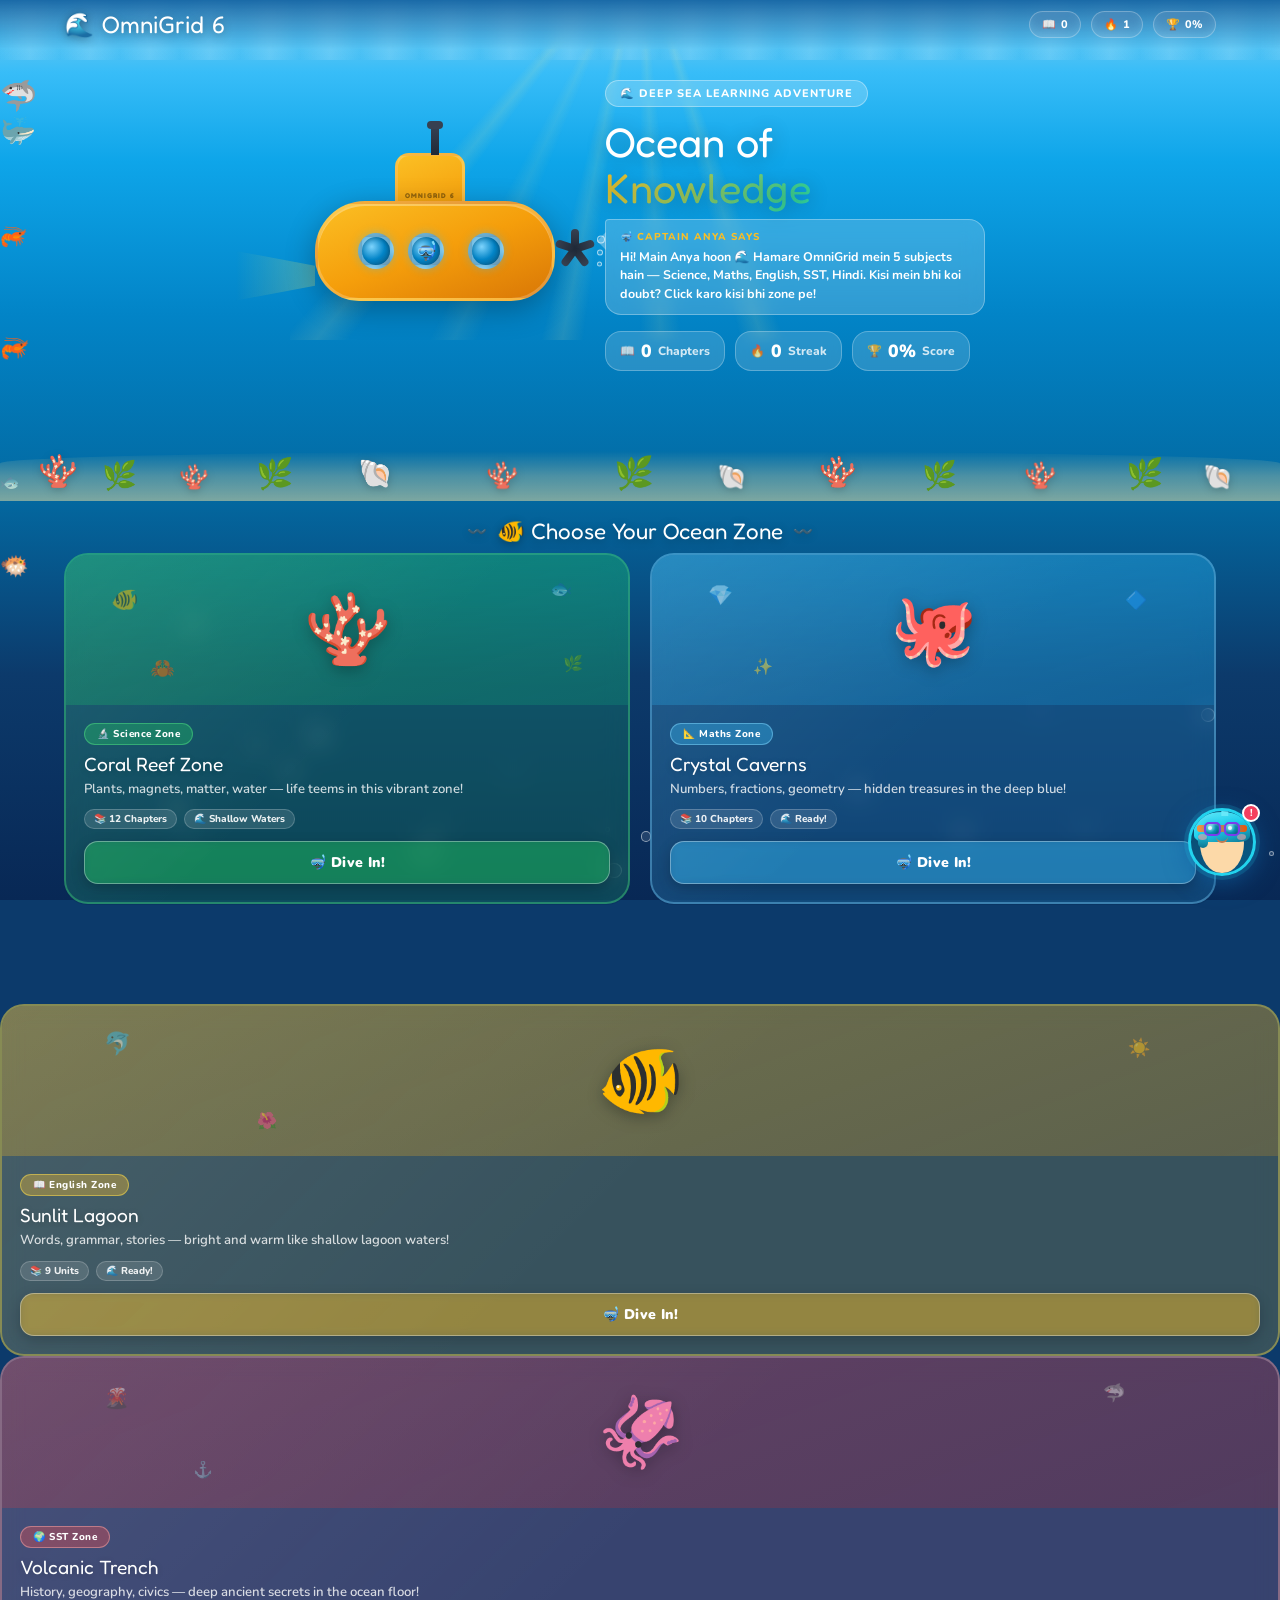
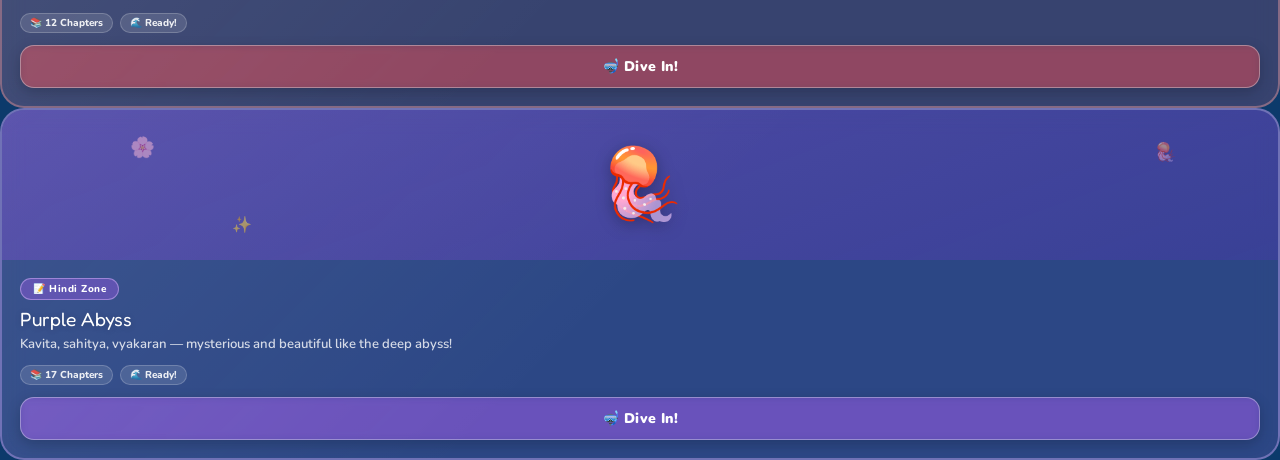
<file: index.html>
<!DOCTYPE html>
<html lang="en">
<head>
<meta charset="UTF-8">
<meta name="viewport" content="width=device-width, initial-scale=1.0">
<title>OmniGrid 6 — Ocean of Knowledge 🌊</title>
<link href="https://fonts.googleapis.com/css2?family=Nunito:wght@400;600;700;800;900&family=Fredoka+One&display=swap" rel="stylesheet">
<style>
/* ═══════════════════════════════════════════════════
   OMNIGRID 6 — UNDERWATER WORLD
   Bright ocean, bubbles, submarine, coral reef zones
═══════════════════════════════════════════════════ */
:root{
  --ocean-deep:#0c3a6b;
  --ocean-mid:#0e5fa0;
  --ocean-surf:#1a8fd1;
  --ocean-light:#38bdf8;
  --sand:#f5e6a3;
  --coral:#ff6b6b;
  --green:#4ade80;
  --yellow:#fbbf24;
  --purple:#c084fc;
  --orange:#fb923c;
  --teal:#2dd4bf;
  --white:#f0f9ff;
  --text:#0c3a6b;
  --muted:#64748b;
}
*{margin:0;padding:0;box-sizing:border-box;}
body{
  font-family:'Nunito',sans-serif;
  background:var(--ocean-deep);
  color:var(--text);
  min-height:100vh;
  overflow-x:hidden;
}

/* ═══ ANIMATED OCEAN BG ═══ */
@keyframes waveAnim{0%,100%{transform:translateX(0)}50%{transform:translateX(-40px)}}
@keyframes bubbleRise{0%{transform:translateY(0) scale(1);opacity:0.7}100%{transform:translateY(-110vh) scale(1.4);opacity:0}}
@keyframes fishSwim{0%{transform:translateX(-120px)}100%{transform:translateX(calc(100vw + 120px))}}
@keyframes jellyFloat{0%,100%{transform:translateY(0) rotate(-3deg)}50%{transform:translateY(-16px) rotate(3deg)}}
@keyframes coralSway{0%,100%{transform:rotate(-4deg)}50%{transform:rotate(4deg)}}
@keyframes seaweedSway{0%,100%{transform:skewX(-6deg)}50%{transform:skewX(6deg)}}
@keyframes sunRays{0%,100%{opacity:0.4;transform:scaleX(1)}50%{opacity:0.7;transform:scaleX(1.05)}}
@keyframes subBob{0%,100%{transform:translateY(0)}50%{transform:translateY(-8px)}}
@keyframes subPropeller{0%{transform:rotate(0deg)}100%{transform:rotate(360deg)}}
@keyframes glowPulse{0%,100%{filter:drop-shadow(0 0 6px rgba(56,189,248,0.5))}50%{filter:drop-shadow(0 0 14px rgba(56,189,248,0.9))}}
@keyframes blink{0%,88%,100%{transform:scaleY(1)}94%{transform:scaleY(0.08)}}
@keyframes waveText{0%,100%{transform:translateY(0)}25%{transform:translateY(-4px)}75%{transform:translateY(4px)}}
@keyframes cardFloat{0%,100%{transform:translateY(0)}50%{transform:translateY(-6px)}}
@keyframes shimmer{0%{background-position:200% center}100%{background-position:-200% center}}
@keyframes ripple{0%{transform:scale(1);opacity:0.6}100%{transform:scale(2.5);opacity:0}}

/* OCEAN GRADIENT */
.ocean-bg{
  position:fixed;inset:0;z-index:0;
  background:linear-gradient(180deg,
    #87CEEB 0%,        /* sky */
    #38bdf8 8%,        /* surface */
    #0ea5e9 18%,       /* shallow */
    #0284c7 35%,       /* mid water */
    #0369a1 55%,       /* deep */
    #0c3a6b 75%,       /* deeper */
    #082855 100%       /* abyss */
  );
}
/* Sun rays from top */
.sun-rays{
  position:fixed;top:-60px;left:50%;transform:translateX(-50%);
  width:700px;height:400px;
  background:conic-gradient(from 160deg at 50% 0%,
    transparent 0deg, rgba(255,243,150,0.12) 3deg, transparent 6deg,
    transparent 14deg, rgba(255,243,150,0.1) 17deg, transparent 20deg,
    transparent 28deg, rgba(255,243,150,0.12) 31deg, transparent 34deg,
    transparent 42deg, rgba(255,243,150,0.08) 45deg, transparent 48deg,
    transparent 56deg, rgba(255,243,150,0.12) 59deg, transparent 62deg
  );
  z-index:1;pointer-events:none;
  animation:sunRays 4s ease-in-out infinite;
}
/* Surface shimmer */
.surface-shimmer{
  position:fixed;top:0;left:0;right:0;height:60px;z-index:2;
  pointer-events:none;
  background:linear-gradient(180deg,rgba(135,206,235,0.8),rgba(56,189,248,0.4),transparent);
}
.surface-shimmer::after{
  content:'';position:absolute;inset:0;
  background:repeating-linear-gradient(90deg,
    transparent 0px,rgba(255,255,255,0.15) 30px,transparent 60px
  );
  animation:waveAnim 3s ease-in-out infinite;
}

/* BUBBLES */
.bubble{
  position:fixed;border-radius:50%;
  border:1.5px solid rgba(255,255,255,0.5);
  background:rgba(255,255,255,0.1);
  z-index:3;pointer-events:none;
  animation:bubbleRise var(--dur,8s) var(--delay,0s) linear infinite;
}

/* FISH */
.fish{
  position:fixed;z-index:4;pointer-events:none;
  font-size:var(--fs,20px);
  animation:fishSwim var(--dur,12s) var(--delay,0s) linear infinite;
  top:var(--top,30%);
}
.fish.flip{transform:scaleX(-1);animation-direction:reverse;}

/* ═══ TOP NAV ═══ */
.topbar{
  position:fixed;top:0;left:0;right:0;z-index:200;
  display:flex;align-items:center;justify-content:space-between;
  padding:10px 5%;
  background:linear-gradient(180deg,rgba(14,95,160,0.9),transparent);
  backdrop-filter:blur(8px);
}
.logo{
  font-family:'Fredoka One',cursive;font-size:1.5rem;
  color:white;
  text-shadow:0 2px 10px rgba(0,0,0,0.3);
  display:flex;align-items:center;gap:8px;
}
.logo-wave{
  display:inline-block;
  animation:waveText 2s ease-in-out infinite;
}
.nav-stats{display:flex;gap:10px;}
.ns-pill{
  background:rgba(255,255,255,0.15);
  backdrop-filter:blur(6px);
  border:1px solid rgba(255,255,255,0.25);
  border-radius:20px;padding:5px 12px;
  font-size:11px;font-weight:800;color:white;
  display:flex;align-items:center;gap:5px;
}

/* ═══ HERO SECTION ═══ */
.hero{
  position:relative;z-index:10;
  padding:80px 5% 0;
  display:flex;align-items:flex-end;justify-content:center;
  gap:30px;flex-wrap:wrap;
  min-height:380px;
}

/* ─── SUBMARINE ─── */
.sub-wrap{
  position:relative;width:280px;height:280px;flex-shrink:0;
  animation:subBob 3s ease-in-out infinite;
  cursor:pointer;
}
/* Sub body */
.sub-body{
  position:absolute;
  width:240px;height:100px;
  background:linear-gradient(160deg,#fbbf24,#f59e0b,#d97706);
  border-radius:50px 50px 44px 44px;
  top:90px;left:20px;
  box-shadow:0 8px 30px rgba(0,0,0,0.3),inset 0 2px 0 rgba(255,255,255,0.3);
  border:3px solid rgba(255,255,255,0.2);
}
/* Sub conning tower */
.sub-tower{
  position:absolute;
  width:70px;height:55px;
  background:linear-gradient(160deg,#fbbf24,#f59e0b);
  border-radius:14px 14px 0 0;
  top:42px;left:100px;
  border:3px solid rgba(255,255,255,0.2);
  border-bottom:none;
}
/* Periscope */
.sub-scope{
  position:absolute;width:8px;height:30px;
  background:linear-gradient(180deg,#374151,#1f2937);
  border-radius:4px 4px 0 0;
  top:14px;left:50%;transform:translateX(-50%);
}
.sub-scope::before{
  content:'';position:absolute;top:-4px;left:-4px;
  width:16px;height:8px;
  background:#374151;border-radius:4px;
}
/* Porthole windows */
.sub-port{
  position:absolute;
  width:36px;height:36px;border-radius:50%;
  background:radial-gradient(circle at 35% 35%,#7dd3fc,#0284c7,#0c4a6e);
  border:4px solid rgba(255,255,255,0.4);
  box-shadow:0 0 10px rgba(56,189,248,0.4),inset 0 2px 4px rgba(0,0,0,0.2);
  top:50%;transform:translateY(-50%);
  animation:glowPulse 3s ease-in-out infinite;
}
.sub-port.p1{left:40px;}
.sub-port.p2{left:90px;}
.sub-port.p3{left:150px;}
/* Anya visible in center porthole */
.sub-port.p2::before{
  content:'🤿';
  position:absolute;top:50%;left:50%;
  transform:translate(-50%,-50%);
  font-size:18px;
}
/* Propeller */
.sub-prop-wrap{
  position:absolute;right:-22px;top:50%;transform:translateY(-50%);
  width:44px;height:44px;
}
.sub-prop{
  width:44px;height:44px;
  position:relative;
  animation:subPropeller 0.4s linear infinite;
}
.sub-blade{
  position:absolute;width:8px;height:20px;
  background:linear-gradient(180deg,#374151,#1f2937);
  border-radius:4px;left:50%;transform-origin:50% 100%;
  margin-left:-4px;
}
.sub-blade:nth-child(1){transform:rotate(0deg);}
.sub-blade:nth-child(2){transform:rotate(72deg);}
.sub-blade:nth-child(3){transform:rotate(144deg);}
.sub-blade:nth-child(4){transform:rotate(216deg);}
.sub-blade:nth-child(5){transform:rotate(288deg);}
/* Bubble trail from propeller */
.sub-trail{
  position:absolute;right:-30px;top:50%;transform:translateY(-50%);
  display:flex;flex-direction:column;gap:6px;
}
.sub-trail-b{
  width:8px;height:8px;border-radius:50%;
  border:1.5px solid rgba(255,255,255,0.6);
  background:rgba(255,255,255,0.1);
  animation:bubbleRise 2s linear infinite;
}
.sub-trail-b:nth-child(2){animation-delay:0.5s;width:6px;height:6px;}
.sub-trail-b:nth-child(3){animation-delay:1s;width:5px;height:5px;}
/* Depth meter on tower */
.sub-tower::after{
  content:'OMNIGRID 6';
  position:absolute;bottom:8px;left:50%;transform:translateX(-50%);
  font-size:7px;font-weight:900;color:rgba(0,0,0,0.4);
  font-family:'Fredoka One',cursive;letter-spacing:1px;white-space:nowrap;
}
/* Headlight beam */
.sub-light{
  position:absolute;
  left:-60px;top:50%;
  width:80px;height:50px;
  background:linear-gradient(90deg,transparent,rgba(255,243,100,0.25));
  clip-path:polygon(100% 30%,0% 0%,0% 100%,100% 70%);
  animation:sunRays 2s ease-in-out infinite;
}

/* Hero text beside sub */
.hero-text{
  flex:1;min-width:240px;max-width:380px;
  padding-bottom:20px;
}
.hero-badge{
  display:inline-flex;align-items:center;gap:6px;
  background:rgba(255,255,255,0.2);
  backdrop-filter:blur(8px);
  border:1px solid rgba(255,255,255,0.35);
  border-radius:20px;padding:5px 14px;
  font-size:11px;font-weight:800;color:white;
  letter-spacing:1px;text-transform:uppercase;
  margin-bottom:12px;
}
.hero-title{
  font-family:'Fredoka One',cursive;
  font-size:2.6rem;line-height:1.1;
  color:white;
  text-shadow:0 3px 20px rgba(0,0,0,0.3);
  margin-bottom:8px;
}
.hero-title span{
  background:linear-gradient(135deg,#fbbf24,#34d399,#38bdf8);
  -webkit-background-clip:text;-webkit-text-fill-color:transparent;
  background-clip:text;
  background-size:200% auto;
  animation:shimmer 3s linear infinite;
}
.hero-sub{
  color:rgba(255,255,255,0.8);font-size:0.95rem;
  line-height:1.6;margin-bottom:16px;
  font-weight:600;
}
/* Anya speech from sub */
.sub-speech{
  background:rgba(255,255,255,0.18);
  backdrop-filter:blur(10px);
  border:1.5px solid rgba(255,255,255,0.3);
  border-radius:4px 16px 16px 16px;
  padding:10px 14px;
  font-size:12.5px;font-weight:700;
  color:white;line-height:1.5;
  margin-bottom:16px;
  position:relative;
}
.sub-speech::before{
  content:'';position:absolute;
  left:-9px;top:12px;
  border:9px solid transparent;
  border-right-color:rgba(255,255,255,0.3);
  border-left:none;
}
.sub-speech .sname{
  font-size:10px;font-weight:800;
  color:#fbbf24;text-transform:uppercase;
  letter-spacing:1px;display:block;margin-bottom:3px;
}
/* Stats row */
.hero-stats{display:flex;gap:10px;flex-wrap:wrap;}
.hstat{
  background:rgba(255,255,255,0.15);
  backdrop-filter:blur(6px);
  border:1px solid rgba(255,255,255,0.25);
  border-radius:16px;padding:7px 14px;
  font-size:12px;font-weight:800;color:rgba(255,255,255,0.8);
  display:flex;align-items:center;gap:6px;
}
.hstat-val{font-size:1.1rem;font-weight:900;color:white;}

/* ═══ OCEAN FLOOR DECO ═══ */
.ocean-floor{
  position:relative;z-index:8;
  margin-top:30px;
  height:80px;
  overflow:hidden;
}
.floor-sand{
  position:absolute;bottom:0;left:0;right:0;height:50px;
  background:linear-gradient(180deg,transparent,rgba(245,230,163,0.3),rgba(245,230,163,0.5));
  border-radius:60% 60% 0 0/30% 30% 0 0;
}
.coral-deco{
  position:absolute;bottom:8px;
  font-size:var(--fs,28px);
  animation:coralSway var(--dur,3s) ease-in-out infinite;
  transform-origin:bottom center;
  filter:drop-shadow(0 2px 4px rgba(0,0,0,0.2));
}
.seaweed-deco{
  position:absolute;bottom:6px;
  font-size:var(--fs,32px);
  animation:seaweedSway var(--dur,4s) ease-in-out infinite;
  transform-origin:bottom center;
}

/* ═══ SECTION TITLE ═══ */
.section-title{
  position:relative;z-index:10;
  text-align:center;
  padding:16px 5% 8px;
  font-family:'Fredoka One',cursive;
  font-size:1.4rem;color:white;
  text-shadow:0 2px 10px rgba(0,0,0,0.3);
  display:flex;align-items:center;justify-content:center;gap:10px;
}
.section-title::before,.section-title::after{
  content:'〰️';font-size:1rem;opacity:0.6;
}

/* ═══ SUBJECT ZONE CARDS ═══ */
.grid-container{
  position:relative;z-index:10;
  display:grid;
  grid-template-columns:repeat(auto-fit,minmax(220px,1fr));
  gap:20px;
  padding:0 5% 100px;
  max-width:1300px;margin:0 auto;
}

.zone-card{
  background:var(--zone-bg,rgba(255,255,255,0.12));
  backdrop-filter:blur(12px);
  border:2px solid var(--zone-border,rgba(255,255,255,0.25));
  border-radius:24px;
  overflow:hidden;
  display:flex;flex-direction:column;
  cursor:pointer;
  transition:transform 0.3s,box-shadow 0.3s;
  animation:cardFloat var(--float-dur,4s) ease-in-out infinite;
  position:relative;
}
.zone-card::before{/* inner shimmer */
  content:'';position:absolute;inset:0;
  background:linear-gradient(135deg,rgba(255,255,255,0.08),transparent 50%);
  border-radius:22px;pointer-events:none;
}
.zone-card:hover{
  transform:translateY(-10px) scale(1.02);
  box-shadow:0 20px 50px rgba(0,0,0,0.35),0 0 0 2px var(--zone-glow,rgba(255,255,255,0.4));
}

/* Zone illustration area */
.zone-scene{
  height:150px;position:relative;overflow:hidden;
  display:flex;align-items:center;justify-content:center;
  background:var(--scene-bg,rgba(0,0,0,0.1));
}
.zone-emoji-big{
  font-size:70px;
  filter:drop-shadow(0 4px 8px rgba(0,0,0,0.3));
  animation:jellyFloat var(--jf,3s) ease-in-out infinite;
  position:relative;z-index:2;
}
/* Deco elements in scene */
.scene-deco{
  position:absolute;font-size:var(--fs,18px);
  opacity:0.5;animation:jellyFloat var(--dur,4s) ease-in-out infinite;
}

/* Zone content */
.zone-body{padding:16px 18px 18px;flex:1;display:flex;flex-direction:column;justify-content:space-between;}
.zone-badge{
  display:inline-flex;align-items:center;gap:5px;
  padding:3px 12px;border-radius:20px;
  font-size:10px;font-weight:800;letter-spacing:0.5px;
  color:white;width:fit-content;margin-bottom:7px;
  background:var(--badge-bg,rgba(255,255,255,0.2));
  border:1px solid rgba(255,255,255,0.3);
}
.zone-name{
  font-family:'Fredoka One',cursive;
  font-size:1.2rem;color:white;
  text-shadow:0 1px 6px rgba(0,0,0,0.2);
  margin-bottom:4px;
}
.zone-desc{
  color:rgba(255,255,255,0.8);
  font-size:0.82rem;line-height:1.5;
  font-weight:600;margin-bottom:10px;
}
.zone-meta{
  display:flex;gap:7px;flex-wrap:wrap;margin-bottom:12px;
}
.zone-pill{
  background:rgba(255,255,255,0.12);
  border:1px solid rgba(255,255,255,0.2);
  border-radius:10px;padding:2px 9px;
  font-size:10px;font-weight:800;color:rgba(255,255,255,0.9);
  display:flex;align-items:center;gap:4px;
}
.dive-btn{
  display:block;text-align:center;padding:11px;
  border-radius:14px;font-family:'Nunito',sans-serif;
  font-weight:900;font-size:0.88rem;color:white;
  text-decoration:none;border:none;cursor:pointer;
  transition:all 0.25s;letter-spacing:0.3px;
  background:var(--btn-bg,rgba(255,255,255,0.25));
  border:1.5px solid rgba(255,255,255,0.35);
  box-shadow:0 4px 14px rgba(0,0,0,0.2);
  backdrop-filter:blur(4px);
}
.dive-btn:hover{
  transform:translateY(-2px);
  box-shadow:0 8px 24px rgba(0,0,0,0.3);
  background:var(--btn-hover,rgba(255,255,255,0.35));
}
.dive-btn-locked{
  display:block;text-align:center;padding:11px;
  border-radius:14px;font-family:'Nunito',sans-serif;
  font-weight:800;font-size:0.88rem;
  background:rgba(0,0,0,0.15);
  color:rgba(255,255,255,0.4);
  border:1.5px solid rgba(255,255,255,0.1);
  cursor:not-allowed;
}
/* Lock bubble overlay */
.zone-lock-overlay{
  position:absolute;inset:0;
  background:rgba(0,0,0,0.25);
  backdrop-filter:blur(2px);
  display:flex;align-items:center;justify-content:center;
  z-index:3;border-radius:22px;
}
.zone-lock-badge{
  background:rgba(0,0,0,0.5);
  border:2px solid rgba(255,255,255,0.2);
  border-radius:14px;padding:8px 16px;
  font-size:12px;font-weight:800;color:white;
  display:flex;align-items:center;gap:6px;
}

/* ═══ SUBMARINE TRAVEL ANIMATION ═══ */
.sub-travel-wrap{
  position:fixed;inset:0;z-index:300;
  pointer-events:none;display:none;
}
.sub-travel-wrap.active{display:block;}
.sub-travel-vehicle{
  position:absolute;
  width:180px;height:70px;
  transition:none;
}
.stv-body{
  width:160px;height:65px;
  background:linear-gradient(160deg,#fbbf24,#f59e0b);
  border-radius:35px 35px 30px 30px;
  position:relative;
  box-shadow:0 6px 20px rgba(0,0,0,0.4);
}
.stv-tower{
  position:absolute;top:-28px;left:55px;
  width:45px;height:32px;
  background:linear-gradient(160deg,#fbbf24,#f59e0b);
  border-radius:8px 8px 0 0;
}
.stv-port{
  position:absolute;top:50%;transform:translateY(-50%);
  width:26px;height:26px;border-radius:50%;
  background:radial-gradient(circle at 35% 35%,#7dd3fc,#0284c7);
  border:3px solid rgba(255,255,255,0.4);
}
.stv-port.sp1{left:20px;}
.stv-port.sp2{left:55px;}
.stv-port.sp3{left:100px;}
.stv-port.sp2::before{content:'🤿';position:absolute;top:50%;left:50%;transform:translate(-50%,-50%);font-size:14px;}
.stv-bubbles{
  position:absolute;right:-16px;top:50%;transform:translateY(-50%);
}
.stv-bub{
  width:8px;height:8px;border-radius:50%;
  border:1.5px solid rgba(255,255,255,0.7);
  position:absolute;
  animation:bubbleRise 1s linear infinite;
}

/* Travel overlay */
.travel-overlay{
  position:fixed;inset:0;z-index:290;
  background:rgba(14,95,160,0.0);
  pointer-events:none;
  transition:background 0.4s;
}
.travel-overlay.active{background:rgba(14,95,160,0.5);pointer-events:none;}

/* Travel toast */
.travel-toast{
  position:fixed;top:50%;left:50%;transform:translate(-50%,-50%);
  background:rgba(255,255,255,0.95);
  border-radius:20px;padding:20px 28px;text-align:center;
  z-index:400;display:none;
  box-shadow:0 12px 50px rgba(0,0,0,0.3);
  min-width:240px;
  animation:toastIn 0.35s cubic-bezier(0.34,1.56,0.64,1) both;
}
.travel-toast.show{display:block;}
@keyframes toastIn{from{opacity:0;transform:translate(-50%,-50%) scale(0.8)}to{opacity:1;transform:translate(-50%,-50%) scale(1)}}
.tt-emoji{font-size:3rem;margin-bottom:6px;}
.tt-title{font-family:'Fredoka One',cursive;font-size:1.1rem;color:var(--ocean-deep);}
.tt-sub{font-size:11px;color:var(--muted);margin-top:3px;}
.tt-bar{height:5px;background:#e2e8f0;border-radius:3px;margin:10px 0;overflow:hidden;}
.tt-fill{height:100%;background:linear-gradient(90deg,#38bdf8,#0ea5e9,#22c55e);border-radius:3px;animation:ttLoad 1.5s ease forwards;}
@keyframes ttLoad{from{width:0}to{width:100%}}

/* ═══ MINI ANYA + CHAT TRIGGER ═══ */
#chat-trigger{
  position:fixed;bottom:24px;right:24px;
  width:68px;height:68px;cursor:pointer;z-index:1000;
  transition:transform 0.3s;
}
#chat-trigger:hover{transform:scale(1.1);}
@keyframes bubbleBtn{0%,100%{box-shadow:0 0 0 0 rgba(56,189,248,0.4)}50%{box-shadow:0 0 0 12px rgba(56,189,248,0)}}
.mini-anya{
  width:68px;height:68px;border-radius:50%;
  background:linear-gradient(160deg,#0c4a6e,#075985);
  position:relative;overflow:hidden;
  border:3px solid #22d3ee;
  box-shadow:0 0 0 4px rgba(34,211,238,0.15),0 6px 24px rgba(14,95,160,0.7);
  animation:bubbleBtn 2.5s ease-in-out infinite;
}
/* face skin */
.mini-anya::before{
  content:'';position:absolute;bottom:0;left:50%;transform:translateX(-50%);
  width:44px;height:50px;background:#fcd9a8;
  border-radius:42% 42% 48% 48%/40% 40% 60% 60%;
}
/* teal hair */
.mh{
  position:absolute;top:1px;left:50%;transform:translateX(-50%);
  width:56px;height:30px;
  background:linear-gradient(160deg,#67e8f9,#22d3ee,#0e7490);
  border-radius:50% 50% 20% 20%;z-index:2;
}
/* hair strand over ear */
.mh::before{
  content:'';position:absolute;bottom:-6px;left:4px;
  width:10px;height:16px;
  background:linear-gradient(180deg,#22d3ee,#0e7490);
  border-radius:4px 0 8px 8px;
}
/* ahoge */
.mh::after{
  content:'';position:absolute;top:-8px;left:50%;transform:translateX(-10%);
  width:7px;height:12px;
  background:#67e8f9;border-radius:3px 3px 0 0;
  animation:hairWave 2s ease-in-out infinite;
  transform-origin:bottom center;
}
/* diver goggles band */
.mb{
  position:absolute;top:14px;left:50%;transform:translateX(-50%);
  width:50px;height:7px;
  background:linear-gradient(90deg,#fb923c,#ea580c);
  border-radius:3px;z-index:4;
}
/* goggle lenses */
.me{
  position:absolute;top:11px;left:50%;transform:translateX(-50%);
  width:36px;display:flex;gap:3px;z-index:5;
}
.mey{
  flex:1;height:14px;
  background:radial-gradient(circle at 32% 32%,#a5f3fc,#0891b2,#0c4a6e);
  border-radius:5px;
  border:2px solid #7c3aed;
  position:relative;
  box-shadow:0 0 6px rgba(14,165,233,0.5),inset 0 1px 2px rgba(255,255,255,0.3);
}
.mey::after{
  content:'';position:absolute;top:2px;left:2px;
  width:4px;height:4px;background:rgba(255,255,255,0.8);border-radius:50%;
}
/* smile */
.mnotif-smile{
  position:absolute;top:26px;left:50%;transform:translateX(-50%);
  width:12px;height:6px;
  border-bottom:2.5px solid #c27a50;
  border-radius:0 0 8px 8px;z-index:5;
}
/* cheek blush */
.mblush-l,.mblush-r{
  position:absolute;top:23px;
  width:9px;height:6px;
  background:rgba(252,165,165,0.6);border-radius:50%;z-index:4;
}
.mblush-l{left:7px;}.mblush-r{right:7px;}
.notif{position:absolute;top:-4px;right:-4px;width:18px;height:18px;background:#f43f5e;border-radius:50%;font-size:10px;font-weight:800;display:flex;align-items:center;justify-content:center;color:white;border:2px solid white;animation:pulse2 2s infinite;}
@keyframes pulse2{0%,100%{transform:scale(1)}50%{transform:scale(1.25)}}

/* ═══ CHAT WINDOW — OCEAN THEME ═══ */
#chat-window{
  position:fixed;bottom:106px;right:24px;width:360px;
  border-radius:22px;overflow:hidden;
  box-shadow:0 16px 50px rgba(0,0,0,0.4),0 0 0 2px rgba(56,189,248,0.2);
  z-index:999;display:none;flex-direction:column;
  max-height:600px;
  animation:chatSlide 0.3s cubic-bezier(0.34,1.56,0.64,1);
}
#chat-window.open{display:flex;}
@keyframes chatSlide{from{opacity:0;transform:translateY(30px) scale(0.9)}to{opacity:1;transform:translateY(0) scale(1)}}

/* Chat header — ocean surface */
.cw-header{
  background:linear-gradient(135deg,#0e5fa0,#0369a1,#0284c7);
  padding:13px 16px;display:flex;align-items:center;
  justify-content:space-between;flex-shrink:0;
  position:relative;overflow:hidden;
  border-bottom:1px solid rgba(56,189,248,0.3);
}
.cw-header::before{/* wave pattern */
  content:'';position:absolute;bottom:0;left:0;right:0;height:6px;
  background:repeating-linear-gradient(90deg,
    rgba(56,189,248,0.3) 0px, rgba(56,189,248,0.3) 8px,
    transparent 8px, transparent 16px
  );
}
.cw-header::after{
  content:'🌊 DEEP SEA COMMS';
  position:absolute;top:5px;right:48px;
  font-size:8px;font-weight:800;letter-spacing:1.5px;
  color:rgba(255,255,255,0.4);font-family:'Nunito',sans-serif;
}
.cw-hl{display:flex;align-items:center;gap:10px;position:relative;z-index:1;}
.cw-face{
  width:42px;height:42px;border-radius:50%;
  border:2.5px solid #22d3ee;
  background:linear-gradient(160deg,#0c4a6e,#075985);
  position:relative;overflow:hidden;flex-shrink:0;
  box-shadow:0 0 14px rgba(34,211,238,0.4);
}
.cw-face::before{content:'';position:absolute;bottom:0;left:50%;transform:translateX(-50%);width:28px;height:32px;background:#fcd9a8;border-radius:42% 42% 48% 48%/40% 40% 60% 60%;}
/* teal hair */
.cfh{position:absolute;top:1px;left:50%;transform:translateX(-50%);width:36px;height:18px;background:linear-gradient(160deg,#67e8f9,#22d3ee,#0e7490);border-radius:50% 50% 20% 20%;z-index:2;}
/* goggle band */
.cfb{position:absolute;top:10px;left:50%;transform:translateX(-50%);width:34px;height:5px;background:linear-gradient(90deg,#fb923c,#ea580c);border-radius:2px;z-index:4;}
/* goggles */
.cfe{position:absolute;top:8px;left:50%;transform:translateX(-50%);width:26px;display:flex;gap:2px;z-index:5;}
.cfey{flex:1;height:11px;background:radial-gradient(circle at 32% 32%,#a5f3fc,#0891b2,#0c4a6e);border-radius:3px;border:1.5px solid #7c3aed;position:relative;box-shadow:0 0 4px rgba(14,165,233,0.4);}
.cfey::after{content:'';position:absolute;top:2px;left:2px;width:3px;height:3px;background:rgba(255,255,255,0.8);border-radius:50%;}
.cw-info h4{color:white;font-size:14px;font-weight:800;margin:0;font-family:'Fredoka One',cursive;letter-spacing:0.5px;}
.cw-info p{color:rgba(255,255,255,0.7);font-size:10px;margin:0;}
.cw-status-dot{display:inline-block;width:6px;height:6px;border-radius:50%;background:#4ade80;margin-right:4px;animation:statusPulse 2s infinite;}
@keyframes statusPulse{0%,100%{opacity:1}50%{opacity:0.4}}
.cw-close{background:rgba(255,255,255,0.15);border:1px solid rgba(255,255,255,0.25);color:white;font-size:14px;cursor:pointer;width:28px;height:28px;border-radius:50%;display:flex;align-items:center;justify-content:center;transition:background 0.2s;position:relative;z-index:1;}
.cw-close:hover{background:rgba(255,255,255,0.28);}

/* Tabs */
.cw-tabs{background:#0c3a6b;display:flex;padding:8px 10px;gap:5px;border-bottom:1px solid rgba(56,189,248,0.15);flex-shrink:0;}
.tab-btn{flex:1;padding:7px 4px;background:transparent;border:1px solid transparent;color:rgba(255,255,255,0.45);font-size:10.5px;font-weight:800;cursor:pointer;font-family:'Nunito',sans-serif;border-radius:10px;transition:all 0.2s;display:flex;align-items:center;justify-content:center;gap:3px;}
.tab-btn.active{background:linear-gradient(135deg,rgba(56,189,248,0.25),rgba(14,95,160,0.4));color:#7dd3fc;border-color:rgba(56,189,248,0.35);}
.tab-btn:hover:not(.active){background:rgba(255,255,255,0.06);color:rgba(255,255,255,0.7);}

.tab-panel{display:none;flex-direction:column;flex:1;overflow:hidden;}
.tab-panel.active{display:flex;}

/* Messages */
.cw-body{background:#082855;padding:12px;display:flex;flex-direction:column;gap:9px;flex:1;overflow-y:auto;min-height:180px;max-height:260px;}
.cw-body::-webkit-scrollbar{width:3px;}
.cw-body::-webkit-scrollbar-thumb{background:#0e5fa0;border-radius:2px;}
.cm{display:flex;gap:7px;align-items:flex-end;}
.cm.user{flex-direction:row-reverse;}
.cm-av{width:26px;height:26px;border-radius:50%;flex-shrink:0;background:linear-gradient(160deg,#0c3a6b,#0e5fa0);border:1.5px solid rgba(56,189,248,0.5);position:relative;overflow:hidden;}
.cm-av::before{content:'';position:absolute;bottom:0;left:50%;transform:translateX(-50%);width:16px;height:18px;background:#f4c89a;border-radius:42% 42% 48% 48%/40% 40% 60% 60%;}
.cm-av::after{content:'';position:absolute;top:1px;left:50%;transform:translateX(-50%);width:18px;height:10px;background:linear-gradient(160deg,#fda4af,#f43f5e);border-radius:50% 50% 20% 20%;z-index:1;}
.cb{max-width:82%;padding:9px 13px;border-radius:12px;font-size:12.5px;line-height:1.55;font-weight:600;}
.cb.anya{background:linear-gradient(135deg,#0e4d8a,#0d5fa0);color:#e0f2fe;border-radius:4px 12px 12px 12px;border:1px solid rgba(56,189,248,0.2);}
.cb.user{background:linear-gradient(135deg,#0ea5e9,#0284c7);color:white;border-radius:12px 4px 12px 12px;}
.cb.ok{background:linear-gradient(135deg,#052e16,#14532d);color:#4ade80;border-radius:12px;}
.cb.err{background:linear-gradient(135deg,#450a0a,#7f1d1d);color:#fca5a5;border-radius:12px;}
.tdots{display:flex;gap:5px;align-items:center;padding:9px 13px;background:linear-gradient(135deg,#0e4d8a,#0d5fa0);border-radius:4px 12px 12px 12px;border:1px solid rgba(56,189,248,0.2);width:fit-content;}
.td{width:8px;height:8px;border-radius:50%;animation:tdot 1.2s infinite;}
.td:nth-child(1){background:#38bdf8;}
.td:nth-child(2){background:#4ade80;animation-delay:0.2s;}
.td:nth-child(3){background:#fbbf24;animation-delay:0.4s;}
@keyframes tdot{0%,80%,100%{transform:scale(0.5) translateY(0);opacity:0.4}40%{transform:scale(1.1) translateY(-4px);opacity:1}}

.quick-actions{padding:8px 12px;display:flex;gap:5px;flex-wrap:wrap;background:#082855;border-top:1px solid rgba(56,189,248,0.1);flex-shrink:0;}
.qa-btn{background:rgba(14,95,160,0.5);border:1px solid rgba(56,189,248,0.2);color:rgba(56,189,248,0.9);border-radius:14px;padding:5px 11px;font-size:10.5px;font-weight:700;cursor:pointer;font-family:'Nunito',sans-serif;transition:all 0.2s;}
.qa-btn:hover{border-color:rgba(56,189,248,0.6);color:#7dd3fc;background:rgba(14,95,160,0.8);}

.cw-options{background:#082855;padding:0 12px 8px;display:flex;flex-direction:column;gap:5px;flex-shrink:0;}
.op-btn{background:linear-gradient(135deg,#0e4d8a,#0d5fa0);color:#e0f2fe;border:1px solid rgba(56,189,248,0.2);border-radius:10px;padding:8px 12px;font-size:12px;font-weight:700;cursor:pointer;text-align:left;font-family:'Nunito',sans-serif;transition:all 0.2s;}
.op-btn:hover:not(:disabled){border-color:rgba(56,189,248,0.5);}
.op-btn:disabled{cursor:default;}
.op-btn.correct-ans{background:linear-gradient(135deg,#052e16,#14532d);border-color:#22c55e;color:#4ade80;}
.op-btn.wrong-ans{background:linear-gradient(135deg,#450a0a,#7f1d1d);border-color:#ef4444;color:#fca5a5;}

.cw-input-row{background:#0c3a6b;padding:10px 12px;display:flex;gap:8px;align-items:center;border-top:1px solid rgba(56,189,248,0.15);flex-shrink:0;}
.cw-inp{flex:1;background:#082855;border:1.5px solid rgba(56,189,248,0.25);border-radius:12px;padding:8px 12px;color:#e0f2fe;font-size:12.5px;outline:none;font-family:'Nunito',sans-serif;font-weight:600;}
.cw-inp:focus{border-color:rgba(56,189,248,0.6);}
.cw-inp::placeholder{color:rgba(56,189,248,0.3);}
.cw-send{background:linear-gradient(135deg,#0ea5e9,#0284c7);border:none;border-radius:12px;padding:8px 14px;color:white;font-size:12px;font-weight:800;cursor:pointer;font-family:'Nunito',sans-serif;box-shadow:0 3px 12px rgba(14,165,233,0.4);transition:all 0.2s;}
.cw-send:hover{transform:scale(1.06);}

/* Dash & Guide */
.dash-panel,.guide-panel{background:#082855;padding:14px;overflow-y:auto;flex:1;}
.dash-title{font-family:'Fredoka One',cursive;font-size:13px;color:#38bdf8;margin-bottom:12px;display:flex;align-items:center;gap:6px;}
.dash-card{background:linear-gradient(135deg,#0e4d8a,#0d5fa0);border:1px solid rgba(56,189,248,0.15);border-radius:14px;padding:12px 14px;margin-bottom:10px;}
.dash-card h4{font-size:10px;font-weight:800;color:rgba(56,189,248,0.55);text-transform:uppercase;letter-spacing:0.8px;margin-bottom:10px;}
.progress-row{display:flex;align-items:center;gap:7px;margin-bottom:7px;}
.progress-row span{font-size:10.5px;color:rgba(255,255,255,0.5);min-width:90px;}
.prog-bar{flex:1;height:6px;background:rgba(0,0,0,0.3);border-radius:4px;overflow:hidden;}
.prog-fill{height:100%;border-radius:4px;transition:width 1s ease;}
.prog-pct{font-size:10px;color:rgba(255,255,255,0.5);min-width:26px;text-align:right;}
.you-marker{font-size:9px;color:#fbbf24;}
.rank-grid{display:grid;grid-template-columns:1fr 1fr;gap:8px;margin-top:8px;}
.rank-card{background:rgba(0,0,0,0.2);border-radius:10px;padding:10px;text-align:center;border:1px solid rgba(56,189,248,0.1);}
.rank-card .num{font-family:'Fredoka One',cursive;font-size:1.6rem;color:#38bdf8;}
.rank-card .lbl{font-size:9px;color:rgba(255,255,255,0.4);margin-top:2px;text-transform:uppercase;letter-spacing:0.5px;}
.motivate-box{background:linear-gradient(135deg,#0e4d8a,#0d5fa0);border-radius:14px;padding:12px 14px;border-left:3px solid #38bdf8;}
.motivate-box p{font-size:12px;color:rgba(255,255,255,0.7);line-height:1.6;}
.motivate-box .speaker{color:#38bdf8;font-weight:800;}
.guide-section{margin-bottom:14px;}
.guide-section h4{font-family:'Fredoka One',cursive;font-size:12px;color:rgba(56,189,248,0.7);margin-bottom:8px;}
.guide-link{display:flex;align-items:center;gap:10px;padding:10px 12px;background:linear-gradient(135deg,#0e4d8a,#0d5fa0);border-radius:12px;margin-bottom:6px;cursor:pointer;border:1px solid rgba(56,189,248,0.15);transition:all 0.2s;text-decoration:none;}
.guide-link:hover{border-color:rgba(56,189,248,0.4);transform:translateX(4px);}
.guide-link .icon{width:34px;height:34px;border-radius:10px;display:flex;align-items:center;justify-content:center;font-size:16px;flex-shrink:0;}
.gl-title{font-size:12px;color:white;font-weight:800;}
.gl-sub{font-size:10px;color:rgba(255,255,255,0.45);}
.gl-status{font-size:9px;padding:2px 8px;border-radius:10px;font-weight:800;flex-shrink:0;}
.status-now{background:rgba(56,189,248,0.15);color:#7dd3fc;border:1px solid rgba(56,189,248,0.25);}
.status-lock{background:rgba(0,0,0,0.2);color:rgba(255,255,255,0.3);border:1px solid rgba(255,255,255,0.08);}
.tip-box{background:linear-gradient(135deg,rgba(56,189,248,0.1),rgba(34,197,94,0.08));border-radius:12px;padding:12px 14px;border:1px solid rgba(56,189,248,0.15);}
.tip-box p{font-size:12px;color:#7dd3fc;line-height:1.6;}
.rev-header{background:linear-gradient(135deg,#0ea5e9,#0369a1);padding:8px 14px;font-size:12px;color:white;font-weight:800;flex-shrink:0;}

@media(max-width:600px){
  #chat-window{width:calc(100vw - 16px);right:8px;bottom:90px;}
  .hero{padding:70px 4% 0;gap:16px;}
  .sub-wrap{width:220px;height:220px;}
  .sub-body{width:190px;}
  .hero-title{font-size:1.9rem;}
  .grid-container{padding:0 4% 100px;}
}
</style>
</head>
<body>

<!-- OCEAN BG -->
<div class="ocean-bg"></div>
<div class="sun-rays"></div>
<div class="surface-shimmer"></div>

<!-- BUBBLES (JS-generated) -->
<!-- FISH (JS-generated) -->

<!-- TOP NAV -->
<div class="topbar">
  <div class="logo">🌊 <span class="logo-wave">OmniGrid</span> 6</div>
  <div class="nav-stats">
    <div class="ns-pill">📖 <span id="stat-chapters">0</span></div>
    <div class="ns-pill">🔥 <span id="stat-streak">0</span></div>
    <div class="ns-pill">🏆 <span id="stat-score">0%</span></div>
  </div>
</div>

<!-- TRAVEL OVERLAY + TOAST -->
<div class="travel-overlay" id="travel-overlay"></div>
<div class="travel-toast" id="travel-toast">
  <div class="tt-emoji" id="tt-emoji">🔬</div>
  <div class="tt-title" id="tt-title">Diving to Science Zone!</div>
  <div class="tt-sub">🤿 Submarine ko buckle up karo!</div>
  <div class="tt-bar"><div class="tt-fill"></div></div>
</div>

<!-- HERO -->
<div class="hero">
  <!-- SUBMARINE -->
  <div class="sub-wrap" onclick="toggleChat()" title="Chat with Anya!">
    <div class="sub-light"></div>
    <div class="sub-tower"></div>
    <div class="sub-scope"></div>
    <div class="sub-body">
      <div class="sub-port p1"></div>
      <div class="sub-port p2"></div>
      <div class="sub-port p3"></div>
    </div>
    <div class="sub-prop-wrap">
      <div class="sub-prop">
        <div class="sub-blade"></div>
        <div class="sub-blade"></div>
        <div class="sub-blade"></div>
        <div class="sub-blade"></div>
        <div class="sub-blade"></div>
      </div>
    </div>
    <div class="sub-trail">
      <div class="sub-trail-b"></div>
      <div class="sub-trail-b"></div>
      <div class="sub-trail-b"></div>
    </div>
  </div>

  <!-- HERO TEXT -->
  <div class="hero-text">
    <div class="hero-badge">🌊 Deep Sea Learning Adventure</div>
    <div class="hero-title">Ocean of<br><span>Knowledge</span></div>
    <div class="sub-speech">
      <span class="sname">🤿 Captain Anya says</span>
      Hi! Main Anya hoon 🌊 Hamare OmniGrid mein 5 subjects hain — Science, Maths, English, SST, Hindi. Kisi mein bhi koi doubt? Click karo kisi bhi zone pe!
    </div>
    <div class="hero-stats">
      <div class="hstat">📖 <span class="hstat-val" id="hstat-chapters">0</span> Chapters</div>
      <div class="hstat">🔥 <span class="hstat-val" id="hstat-streak">0</span> Streak</div>
      <div class="hstat">🏆 <span class="hstat-val" id="hstat-score">0%</span> Score</div>
    </div>
  </div>
</div>

<!-- OCEAN FLOOR DECO -->
<div class="ocean-floor">
  <div class="floor-sand"></div>
  <div class="coral-deco" style="left:3%;--fs:32px;--dur:3s;">🪸</div>
  <div class="seaweed-deco" style="left:8%;--fs:28px;--dur:4s;">🌿</div>
  <div class="coral-deco" style="left:14%;--fs:24px;--dur:2.5s;">🪸</div>
  <div class="seaweed-deco" style="left:20%;--fs:30px;--dur:3.5s;">🌿</div>
  <div class="coral-deco" style="left:28%;--fs:28px;--dur:3.8s;">🐚</div>
  <div class="coral-deco" style="left:38%;--fs:26px;--dur:2.8s;">🪸</div>
  <div class="seaweed-deco" style="left:48%;--fs:32px;--dur:4.2s;">🌿</div>
  <div class="coral-deco" style="left:56%;--fs:24px;--dur:3.1s;">🐚</div>
  <div class="coral-deco" style="left:64%;--fs:30px;--dur:2.6s;">🪸</div>
  <div class="seaweed-deco" style="left:72%;--fs:28px;--dur:3.7s;">🌿</div>
  <div class="coral-deco" style="left:80%;--fs:26px;--dur:3.3s;">🪸</div>
  <div class="seaweed-deco" style="left:88%;--fs:30px;--dur:4.1s;">🌿</div>
  <div class="coral-deco" style="left:94%;--fs:24px;--dur:2.9s;">🐚</div>
</div>

<!-- SECTION TITLE -->
<div class="section-title">🐠 Choose Your Ocean Zone</div>

<!-- ZONE CARDS -->
<div class="grid-container">

  <!-- SCIENCE — Coral Reef Zone -->
  <div class="zone-card"
       style="--zone-bg:rgba(34,197,94,0.18);--zone-border:rgba(74,222,128,0.4);--zone-glow:rgba(74,222,128,0.6);--float-dur:4s;"
       onclick="diveInto('science','🪸','Coral Reef Zone','chapters.html?subject=science')">
    <div class="zone-scene" style="background:linear-gradient(160deg,rgba(34,197,94,0.3),rgba(16,185,129,0.2));">
      <div class="scene-deco" style="left:8%;top:20%;--fs:22px;--dur:3.5s;">🐠</div>
      <div class="scene-deco" style="right:10%;top:15%;--fs:18px;--dur:4.5s;animation-delay:1s;">🐟</div>
      <div class="scene-deco" style="left:15%;bottom:15%;--fs:20px;--dur:5s;">🦀</div>
      <div class="scene-deco" style="right:8%;bottom:20%;--fs:16px;--dur:3s;animation-delay:0.5s;">🌿</div>
      <div class="zone-emoji-big" style="--jf:3s;">🪸</div>
    </div>
    <div class="zone-body">
      <div>
        <div class="zone-badge" style="background:rgba(34,197,94,0.35);border-color:rgba(74,222,128,0.5);">🔬 Science Zone</div>
        <div class="zone-name">Coral Reef Zone</div>
        <div class="zone-desc">Plants, magnets, matter, water — life teems in this vibrant zone!</div>
        <div class="zone-meta">
          <div class="zone-pill">📚 12 Chapters</div>
          <div class="zone-pill">🌊 Shallow Waters</div>
        </div>
      </div>
      <a href="chapters.html?subject=science" class="dive-btn"
         style="--btn-bg:rgba(34,197,94,0.35);--btn-hover:rgba(34,197,94,0.55);"
         onclick="diveInto('science','🪸','Coral Reef Zone','chapters.html?subject=science');return false;">
        🤿 Dive In!
      </a>
    </div>
  </div>

  <!-- MATHS — Crystal Caverns -->
  <div class="zone-card"
       style="--zone-bg:rgba(56,189,248,0.18);--zone-border:rgba(125,211,252,0.4);--zone-glow:rgba(125,211,252,0.6);--float-dur:5s;"
       onclick="diveInto('maths','💎','Crystal Caverns','chapters.html?subject=maths')">
    <div class="zone-scene" style="background:linear-gradient(160deg,rgba(56,189,248,0.3),rgba(14,165,233,0.2));">
      <div class="scene-deco" style="left:10%;top:18%;--fs:20px;--dur:4s;">💎</div>
      <div class="scene-deco" style="right:12%;top:22%;--fs:18px;--dur:3s;animation-delay:1.2s;">🔷</div>
      <div class="scene-deco" style="left:18%;bottom:18%;--fs:16px;--dur:5s;">✨</div>
      <div class="zone-emoji-big" style="--jf:4s;">🐙</div>
    </div>
    <div class="zone-body">
      <div>
        <div class="zone-badge" style="background:rgba(56,189,248,0.35);border-color:rgba(125,211,252,0.5);">📐 Maths Zone</div>
        <div class="zone-name">Crystal Caverns</div>
        <div class="zone-desc">Numbers, fractions, geometry — hidden treasures in the deep blue!</div>
        <div class="zone-meta">
          <div class="zone-pill">📚 10 Chapters</div>
          <div class="zone-pill">🌊 Ready!</div>
        </div>
      </div>
      <a href="chapters.html?subject=maths" class="dive-btn" style="--btn-bg:rgba(56,189,248,0.35);--btn-hover:rgba(56,189,248,0.55);" onclick="diveInto('maths','💎','Crystal Caverns','chapters.html?subject=maths');return false;">🤿 Dive In!</a>
    </div>
    </div></div>

  <!-- ENGLISH — Sunlit Lagoon -->
  <div class="zone-card"
       style="--zone-bg:rgba(251,191,36,0.18);--zone-border:rgba(253,224,71,0.4);--zone-glow:rgba(253,224,71,0.6);--float-dur:4.5s;"
       onclick="diveInto('english','🐬','Sunlit Lagoon','chapters.html?subject=english')">
    <div class="zone-scene" style="background:linear-gradient(160deg,rgba(251,191,36,0.3),rgba(245,158,11,0.2));">
      <div class="scene-deco" style="left:8%;top:15%;--fs:22px;--dur:3.8s;">🐬</div>
      <div class="scene-deco" style="right:10%;top:20%;--fs:18px;--dur:4.2s;animation-delay:0.8s;">☀️</div>
      <div class="scene-deco" style="left:20%;bottom:16%;--fs:16px;--dur:5s;">🌺</div>
      <div class="zone-emoji-big" style="--jf:3.5s;">🐠</div>
    </div>
    <div class="zone-body">
      <div>
        <div class="zone-badge" style="background:rgba(251,191,36,0.35);border-color:rgba(253,224,71,0.5);">📖 English Zone</div>
        <div class="zone-name">Sunlit Lagoon</div>
        <div class="zone-desc">Words, grammar, stories — bright and warm like shallow lagoon waters!</div>
        <div class="zone-meta">
          <div class="zone-pill">📚 9 Units</div>
          <div class="zone-pill">🌊 Ready!</div>
        </div>
      </div>
      <a href="chapters.html?subject=english" class="dive-btn" style="--btn-bg:rgba(251,191,36,0.35);--btn-hover:rgba(251,191,36,0.55);" onclick="diveInto('english','🐬','Sunlit Lagoon','chapters.html?subject=english');return false;">🤿 Dive In!</a>
    </div>
    </div>

  <!-- SST — Volcanic Trench -->
  <div class="zone-card"
       style="--zone-bg:rgba(251,113,133,0.18);--zone-border:rgba(252,165,165,0.4);--zone-glow:rgba(252,165,165,0.6);--float-dur:5.5s;"
       onclick="diveInto('sst','🌋','Volcanic Trench','chapters.html?subject=sst')">
    <div class="zone-scene" style="background:linear-gradient(160deg,rgba(239,68,68,0.25),rgba(185,28,28,0.2));">
      <div class="scene-deco" style="left:8%;top:18%;--fs:20px;--dur:4.5s;">🌋</div>
      <div class="scene-deco" style="right:12%;top:15%;--fs:18px;--dur:3.5s;animation-delay:1s;">🦈</div>
      <div class="scene-deco" style="left:15%;bottom:18%;--fs:16px;--dur:5.5s;">⚓</div>
      <div class="zone-emoji-big" style="--jf:5s;">🦑</div>
    </div>
    <div class="zone-body">
      <div>
        <div class="zone-badge" style="background:rgba(239,68,68,0.35);border-color:rgba(252,165,165,0.5);">🌍 SST Zone</div>
        <div class="zone-name">Volcanic Trench</div>
        <div class="zone-desc">History, geography, civics — deep ancient secrets in the ocean floor!</div>
        <div class="zone-meta">
          <div class="zone-pill">📚 12 Chapters</div>
          <div class="zone-pill">🌊 Ready!</div>
        </div>
      </div>
      <a href="chapters.html?subject=sst" class="dive-btn" style="--btn-bg:rgba(239,68,68,0.35);--btn-hover:rgba(239,68,68,0.55);" onclick="diveInto('sst','🌋','Volcanic Trench','chapters.html?subject=sst');return false;">🤿 Dive In!</a>
    </div>
    </div>

  <!-- HINDI — Purple Abyss -->
  <div class="zone-card"
       style="--zone-bg:rgba(192,132,252,0.18);--zone-border:rgba(216,180,254,0.4);--zone-glow:rgba(216,180,254,0.6);--float-dur:6s;"
       onclick="diveInto('hindi','🌸','Purple Abyss','chapters.html?subject=hindi')">
    <div class="zone-scene" style="background:linear-gradient(160deg,rgba(168,85,247,0.3),rgba(109,40,217,0.2));">
      <div class="scene-deco" style="left:10%;top:16%;--fs:20px;--dur:4s;">🌸</div>
      <div class="scene-deco" style="right:8%;top:20%;--fs:18px;--dur:3.5s;animation-delay:0.6s;">🪼</div>
      <div class="scene-deco" style="left:18%;bottom:16%;--fs:16px;--dur:5s;">✨</div>
      <div class="zone-emoji-big" style="--jf:4.5s;">🪼</div>
    </div>
    <div class="zone-body">
      <div>
        <div class="zone-badge" style="background:rgba(168,85,247,0.35);border-color:rgba(216,180,254,0.5);">📝 Hindi Zone</div>
        <div class="zone-name">Purple Abyss</div>
        <div class="zone-desc">Kavita, sahitya, vyakaran — mysterious and beautiful like the deep abyss!</div>
        <div class="zone-meta">
          <div class="zone-pill">📚 17 Chapters</div>
          <div class="zone-pill">🌊 Ready!</div>
        </div>
      </div>
      <a href="chapters.html?subject=hindi" class="dive-btn" style="--btn-bg:rgba(168,85,247,0.35);--btn-hover:rgba(168,85,247,0.55);" onclick="diveInto('hindi','🌸','Purple Abyss','chapters.html?subject=hindi');return false;">🤿 Dive In!</a>
    </div>
    </div>

<!-- end grid -->

<!-- CHAT TRIGGER -->
<div id="chat-trigger" onclick="toggleChat()" title="Chat with Captain Anya!">
  <div class="mini-anya">
    <div class="mh"></div><div class="mb"></div>
    <div class="me"><div class="mey"></div><div class="mey"></div></div>
    <div class="mblush-l"></div><div class="mblush-r"></div>
    <div class="mnotif-smile"></div>
  </div>
  <div class="notif" id="notif">!</div>
</div>

<!-- CHAT WINDOW -->
<div id="chat-window">
  <div class="cw-header">
    <div class="cw-hl">
      <div class="cw-face">
        <div class="cfh"></div><div class="cfb"></div>
        <div class="cfe"><div class="cfey"></div><div class="cfey"></div></div>
      </div>
      <div class="cw-info">
        <h4>Anya 🌊</h4>
        <p><span class="cw-status-dot"></span><span id="anya-status">Online • Ready to help!</span></p>
      </div>
    </div>
    <button class="cw-close" onclick="toggleChat()">✕</button>
  </div>
  <div class="cw-tabs">
    <button class="tab-btn active" onclick="switchTab('chat',this)">💬 Chat</button>
    <button class="tab-btn" onclick="switchTab('dashboard',this)">📊 Depth</button>
    <button class="tab-btn" onclick="switchTab('guide',this)">🗺️ Map</button>
  </div>

  <!-- CHAT -->
  <div class="tab-panel active" id="tab-chat">
    <div class="cw-body" id="cw-body"></div>
    <div class="quick-actions" id="quick-actions">
      <button class="qa-btn" onclick="qaClick('chapter padh liya, revision karte hain!')">📝 Revision karo!</button>
      <button class="qa-btn" onclick="qaClick('yeh topic thoda confusing lag raha hai, simple mein samjhao')">💡 Confusing hai!</button>
      <button class="qa-btn" onclick="qaClick('padhai mein man nahi lag raha, thoda motivate karo')">😴 Thak gayi/gaya</button>
      <button class="qa-btn" onclick="qaClick('aage kaunsa chapter padhna chahiye?')">🗺️ Kya padhun?</button>
    </div>
    <div class="cw-options" id="cw-options"></div>
    <div class="cw-input-row">
      <input class="cw-inp" id="cw-inp" placeholder="Koi bhi doubt poochho..."/>
      <button class="cw-send" onclick="sendFree()">Send →</button>
    </div>
  </div>

  <!-- DASHBOARD -->
  <div class="tab-panel" id="tab-dashboard">
    <div class="dash-panel">
      <div class="dash-title">🌊 Ocean Exploration Progress</div>
      <div class="dash-card">
        <h4>Zone Status</h4>
        <div class="progress-row"><span>🪸 Science Ch.1</span><div class="prog-bar"><div class="prog-fill" style="width:72%;background:linear-gradient(90deg,#4ade80,#22c55e);"></div></div><span class="prog-pct">72%</span><span class="you-marker" id="sci1-you"></span></div>
        <div class="progress-row"><span>🪸 Science Ch.2</span><div class="prog-bar"><div class="prog-fill" style="width:48%;background:linear-gradient(90deg,#fbbf24,#f59e0b);"></div></div><span class="prog-pct">48%</span></div>
        <div class="progress-row"><span>💎 Maths Ch.1</span><div class="prog-bar"><div class="prog-fill" style="width:85%;background:linear-gradient(90deg,#7dd3fc,#38bdf8);"></div></div><span class="prog-pct">85%</span></div>
        <div class="progress-row"><span>🐬 English Ch.1</span><div class="prog-bar"><div class="prog-fill" style="width:60%;background:linear-gradient(90deg,#fde68a,#fbbf24);"></div></div><span class="prog-pct">60%</span></div>
        <div class="progress-row"><span>🌋 SST Ch.1</span><div class="prog-bar"><div class="prog-fill" style="width:55%;background:linear-gradient(90deg,#fca5a5,#f87171);"></div></div><span class="prog-pct">55%</span></div>
      </div>
      <div class="dash-card">
        <h4>Your Diving Record</h4>
        <div class="rank-grid">
          <div class="rank-card"><div class="num" id="d-chapters">0</div><div class="lbl">Chapters</div></div>
          <div class="rank-card"><div class="num" id="d-score">0%</div><div class="lbl">Score</div></div>
          <div class="rank-card"><div class="num" id="d-streak">0</div><div class="lbl">Streak 🔥</div></div>
          <div class="rank-card"><div class="num" id="stat-rank">#--</div><div class="lbl">Rank 🏆</div></div>
        </div>
      </div>
      <div class="motivate-box">
        <p><span class="speaker">Captain Anya 🤿:</span> <span id="dash-msg">Koi chapter padha? Revision test do aur stats update ho jaayenge! 📊</span></p>
      </div>
    </div>
  </div>

  <!-- GUIDE -->
  <div class="tab-panel" id="tab-guide">
    <div class="guide-panel">
      <div class="guide-section">
        <h4>🗺️ Ocean Zone Map</h4>
        <div class="guide-link" onclick="diveInto('science','🪸','Coral Reef Zone','chapters.html?subject=science')">
          <div class="icon" style="background:rgba(34,197,94,0.2);">🪸</div>
          <div class="gl-info"><div class="gl-title">Coral Reef Zone — Science</div><div class="gl-sub">Shallow waters • 12 Chapters</div></div>
          <span class="gl-status status-now">Active 🤿</span>
        </div>
        <div class="guide-link">
          <div class="icon" style="background:rgba(56,189,248,0.15);">💎</div>
          <div class="gl-info"><div class="gl-title">Crystal Caverns — Maths</div><div class="gl-sub">Mid depth • 10 Chapters</div></div>
          <span class="gl-status status-now">Ready 🌊</span>
        </div>
        <div class="guide-link">
          <div class="icon" style="background:rgba(251,191,36,0.15);">🐬</div>
          <div class="gl-info"><div class="gl-title">Sunlit Lagoon — English</div><div class="gl-sub">Surface zone • 9 Units</div></div>
          <span class="gl-status status-now">Ready 🌊</span>
        </div>
        <div class="guide-link">
          <div class="icon" style="background:rgba(239,68,68,0.15);">🌋</div>
          <div class="gl-info"><div class="gl-title">Volcanic Trench — SST</div><div class="gl-sub">Deep zone • 12 Chapters</div></div>
          <span class="gl-status status-now">Ready 🌊</span>
        </div>
        <div class="guide-link">
          <div class="icon" style="background:rgba(168,85,247,0.15);">🪼</div>
          <div class="gl-info"><div class="gl-title">Purple Abyss — Hindi</div><div class="gl-sub">Deepest zone • 17 Chapters</div></div>
          <span class="gl-status status-now">Ready 🌊</span>
        </div>
      </div>
      <div class="guide-section">
        <h4>💡 Captain's Log</h4>
        <div class="tip-box" id="guide-tip">
          <p>🤿 Coral Reef Zone sabse colorful hai — Science se dive shuru karo! Chapters complete karo aur deeper zones unlock karo! 🌊</p>
        </div>
      </div>
    </div>
  </div>
</div><!-- end chat-window -->



<script>
// ── STATE ──
const state = {
  open: false,
  tab: 'chat',
  chapDone: JSON.parse(localStorage.getItem('chapDone')||'[]'),
  quizScore: parseInt(localStorage.getItem('quizScore')||'0'),
  quizTotal: parseInt(localStorage.getItem('quizTotal')||'0'),
  streak: parseInt(localStorage.getItem('streak')||'1'),
  inRevision: false,
  revTopic: null,
  revQ: null,
  revAnswered: false,
  revScore: 0,
  revTotal: 0
};

// ── QUESTION BANK ──
const qbank = {
  science:[
    {q:"Photosynthesis mein kaunsi gas release hoti hai?",opts:["CO2","O2","N2","H2"],ans:1,exp:"Bilkul! Plants CO2 lete hain aur O2 release karte hain — isliye plants lagao ghar mein!"},
    {q:"Magnet ke kaunse poles ek dusre ko attract karte hain?",opts:["North-North","South-South","North-South","Koi nahi"],ans:2,exp:"Sahi! Unlike poles attract karte hain — North + South milte hain!"},
    {q:"Chlorophyll kahan hoti hai plant mein?",opts:["Roots mein","Stem mein","Leaves mein","Flowers mein"],ans:2,exp:"Correct! Chlorophyll leaves mein hoti hai — isliye leaves green dikhti hain!"},
    {q:"Kaunsa mineral iron ko attract karta hai?",opts:["Copper","Magnet","Gold","Silver"],ans:1,exp:"Sahi! Magnet iron ko attract karta hai — yahi magnetic force hai!"},
    {q:"Plants ko photosynthesis ke liye kya chahiye?",opts:["Sirf paani","Sirf sunlight","Sunlight + CO2 + Paani","Sirf CO2"],ans:2,exp:"Wah! Teeno cheezein chahiye — Sunlight, CO2 aur Paani. Perfect answer!"}
  ],
  maths:[
    {q:"24 aur 36 ka LCM kya hai?",opts:["48","72","108","36"],ans:1,exp:"Sahi! LCM(24,36)=72. 2³×3²=72!"},
    {q:"(-7) × (-3) = ?",opts:["-21","21","-10","10"],ans:1,exp:"Correct! Negative × Negative = Positive. (-7)×(-3)=+21!"},
    {q:"Rectangle ka area formula?",opts:["2(l+b)","l×b","l+b","l²"],ans:1,exp:"Bilkul! Area = length × breadth. Simple!"},
    {q:"2/3 + 1/6 = ?",opts:["3/9","5/6","1/2","4/6"],ans:1,exp:"Sahi! Common denominator 6 — 4/6+1/6=5/6!"},
    {q:"Prime number kaun sa hai?",opts:["9","15","17","21"],ans:2,exp:"Correct! 17 sirf 1 aur 17 se divide hota hai — prime number hai!"}
  ],
  english:[
    {q:"'Beautiful' ka synonym kya hai?",opts:["Ugly","Lovely","Dark","Small"],ans:1,exp:"Sahi! Lovely = Beautiful — synonyms hote hain!"},
    {q:"Plural of 'child'?",opts:["Childs","Childes","Children","Childer"],ans:2,exp:"Correct! 'Children' irregular plural hai!"},
    {q:"'He __ cricket daily.' — sahi option?",opts:["play","playing","plays","played"],ans:2,exp:"Sahi! He/She/It ke saath 's' lagta hai — plays!"},
    {q:"Antonym of 'ancient'?",opts:["Old","Modern","Historic","Aged"],ans:1,exp:"Bilkul! Ancient = purana, Modern = naya!"},
    {q:"Noun kaun sa hai? 'The bird flew high.'",opts:["flew","The","high","bird"],ans:3,exp:"Sahi! 'Bird' — koi bhi person, place ya thing noun hoti hai!"}
  ],
  sst:[
    {q:"India ka sabse bada state area mein?",opts:["UP","MP","Rajasthan","Maharashtra"],ans:2,exp:"Correct! Rajasthan area mein sabse bada state hai!"},
    {q:"Ganga river kahan se nikalti hai?",opts:["Manasarovar","Yamunotri","Gangotri","Kedarnath"],ans:2,exp:"Bilkul! Gangotri glacier — Uttarakhand mein hai!"},
    {q:"Mughal Empire kab shuru hui?",opts:["1526","1556","1600","1498"],ans:0,exp:"Sahi! 1526 — Panipat ki pehli ladai ke baad Babur ne Mughal Empire shuru ki!"},
    {q:"Equator kis hemisphere ko divide karta hai?",opts:["East-West","North-South","Top-Bottom","None"],ans:1,exp:"Correct! Equator Earth ko North aur South hemisphere mein divide karta hai!"},
    {q:"India mein kitne Union Territories hain?",opts:["6","7","8","9"],ans:2,exp:"Sahi! 8 Union Territories hain India mein — 2019 ke baad se!"}
  ]
};

const motivations = [
  "Ek baar break lo — 5 minute bahar jaao, paani piyo, phir wapas aao. Main yahan hoon! 🌊",
  "Ek galat answer? Koi baat nahi — galti se hi toh seekhte hain. Next question try karo! 💪",
  "Thoda boring lag raha hai? Chalo ek interesting fact suno — C.V. Raman ne Nobel Prize simple equipment se jeeta! 🏅",
  "Tum already itna kar chuke ho — ruko mat, bilkul near the finish line ho! ⭐",
  "Chhoti progress bhi progress hai. Aaj jo padha, woh kal kaam aayega. Promise! 🌈",
  "Apne aap se compare karo doosron se nahi — tumhara pace tumhara hai. Bas consistent raho! 🐢",
  "Padhai mushkil lagti hai — but jo tum abhi kar rahe ho, woh future mein zaroor kaam aayega! 🚀"
];

const dashMsgs = [
  "Class ke 72% students ne Science Chapter 1 kar liya — tum kahan ho?",
  "Ek aur chapter aur tumhara rank top 10 mein aa sakta hai!",
  "Consistent padhai se ranks improve hote hain — ek chapter aaj karo!",
  "Maths abhi 85% students ne kiya — interesting zone hai woh!",
  "Jo chapters kiye hain unse score already improve hua hai — keep it up!"
];

// ── TOGGLE ──
function toggleChat() {
  state.open = !state.open;
  const w = document.getElementById('chat-window');
  if (state.open) {
    w.classList.add('open');
    document.getElementById('notif').style.display = 'none';
    if (!document.getElementById('cw-body').children.length) initChat();
  } else {
    w.classList.remove('open');
  }
}

// ── TABS ──
function switchTab(name, btn) {
  document.querySelectorAll('.tab-panel').forEach(p => p.classList.remove('active'));
  document.querySelectorAll('.tab-btn').forEach(b => b.classList.remove('active'));
  document.getElementById('tab-'+name).classList.add('active');
  if (btn) btn.classList.add('active');
  state.tab = name;
  if (name === 'dashboard') updateDashboard();
  if (name === 'guide') updateGuide();
}

// ── INIT CHAT ──
function initChat() {
  addAnya("Hey! Main Anya hoon — tumhari study buddy 🌊 Koi bhi subject ka doubt ho, revision karni ho, ya bas poochna ho — main yahan hoon. Kya help chahiye?");
  setTimeout(() => addAnya("Science, Maths, English, SST, Hindi — kisi mein bhi question puchho. Ya neeche quick buttons use karo! 👇"), 1400);
}

// ── MESSAGES ──
function addAnya(txt, cls='') {
  const body = document.getElementById('cw-body');
  const td = document.createElement('div');
  td.className = 'cm';
  td.innerHTML = '<div class="tdots"><div class="td"></div><div class="td"></div><div class="td"></div></div>';
  body.appendChild(td);
  body.scrollTop = body.scrollHeight;
  setTimeout(() => {
    body.removeChild(td);
    const m = document.createElement('div');
    m.className = 'cm';
    m.innerHTML = `<div class="cb anya ${cls}">${txt}</div>`;
    body.appendChild(m);
    body.scrollTop = body.scrollHeight;
  }, 650);
}

function addUser(txt) {
  const body = document.getElementById('cw-body');
  const m = document.createElement('div');
  m.className = 'cm user';
  m.innerHTML = `<div class="cb user">${txt}</div>`;
  body.appendChild(m);
  body.scrollTop = body.scrollHeight;
}

// ── QUICK ACTIONS ──
function qaClick(txt) {
  switchTab('chat', document.querySelector('.tab-btn'));
  addUser(txt);
  processMessage(txt);
}

// ── FREE TEXT ──
function sendFree() {
  const inp = document.getElementById('cw-inp');
  const txt = inp.value.trim();
  if (!txt) return;
  addUser(txt);
  inp.value = '';
  processMessage(txt);
}

// ── MESSAGE PROCESSOR ──
async function processMessage(txt) {
  if (state.inRevision) {
    const low = txt.toLowerCase();
    if (low.includes('hint')) {
      setTimeout(() => addAnya("Hint: Options mein se jo clearly wrong lagta hai usse hata do pehle — phir remaining mein sochna easy ho jaata hai! 💡"), 300);
      return;
    }
    if (low.includes('motivat') || low.includes('help') || low.includes('pata nahi')) {
      setTimeout(() => addAnya("No worries — just apna best guess do. Right ya wrong, explanation se samajh aa jaayega! 🙌"), 300);
      return;
    }
    handleRevisionAnswer(txt);
    return;
  }
  const low = txt.toLowerCase();

  if (low.includes('chapter padh liya') || low.includes('padh liya') || low.includes('complete') || low.includes('finish')) {
    startRevisionFlow();
    return;
  }

  // Try AI first
  const aiReply = await getAnyaReply(txt);
  if (aiReply) {
    setTimeout(() => addAnya(aiReply), 300);
    return;
  }

  // Fallback built-in responses
  if (low.includes('motivat') || low.includes('thak') || low.includes('help')) {
    const m = motivations[Math.floor(Math.random()*motivations.length)];
    setTimeout(() => addAnya(m), 500);
  } else if (low.includes('next topic') || low.includes('aage kya') || low.includes('kya padhu')) {
    setTimeout(() => addAnya("Guide tab mein check karo — wahan sab subjects ka roadmap hai. Science se start karo agar abhi tak kuch nahi kiya! 🗺️"), 500);
  } else if (low.includes('hint')) {
    setTimeout(() => addAnya(state.revQ ? "Ek hint — question ko carefully padho aur options eliminate karo. Kaunsa clearly wrong lagta hai?" : "Kisi topic ka doubt hai? Directly question poochho — main explain karunga! 💡"), 500);
  } else if (low.includes('score') || low.includes('kitna') || low.includes('marks')) {
    const pct = state.quizTotal > 0 ? Math.round(state.quizScore/state.quizTotal*100) : 0;
    const msg = state.quizTotal === 0
      ? "Abhi tak koi quiz nahi diya — ek chapter complete karo aur revision test do! 📝"
      : `Tumhara score: <b>${state.quizScore}/${state.quizTotal}</b> (${pct}%). ${pct>=80?'Bahut achha!':pct>=60?'Theek hai, thoda aur karo!':'Practice se improve hoga — koshish karte raho!'}`;
    setTimeout(() => addAnya(msg), 500);
  } else if (low.match(/^(h[ae]llo|hi+|namaste|hey|sup|hii+|heyy+)[\s!?]*$/)) {
    setTimeout(() => addAnya("Hey! 👋 Kya chal raha hai? Koi subject ka doubt hai ya revision karni hai?"), 500);
  } else if (low.includes('dashboard') || low.includes('rank') || low.includes('progress')) {
    switchTab('dashboard', document.querySelectorAll('.tab-btn')[1]);
    setTimeout(() => addAnya("Dashboard open ho gaya — yahan class ka aur apna progress dono dekh sakte ho! 📊"), 500);
  } else if (low.includes('kya hai') || low.includes('batao') || low.includes('samjhao') || low.includes('explain')) {
    // Try to extract the topic and send to AI
    const aiReply2 = await getAnyaReply(txt);
    if (aiReply2) { setTimeout(() => addAnya(aiReply2), 300); return; }
    setTimeout(() => addAnya("Yeh topic thoda specific nahi laga — kaunse subject ki baat kar rahe ho? Subject bolo toh zyada accha explain kar sakti hoon! 😊"), 500);
  } else if (low.includes('bor') || low.includes('thak') || low.includes('neend')) {
    setTimeout(() => addAnya("Padhai boring lag rahi hai? Break lo — 10 min walk karo. Wapas aao toh 5 min mein ek topic revise karte hain together! 🌊"), 500);
  } else if (low.includes('tough') || low.includes('mushkil') || low.includes('samajh nahi') || low.includes('confus')) {
    setTimeout(() => addAnya("Kaunsa topic mushkil lag raha hai? Bolo — ek simple example se samjha deti hoon! 💪"), 500);
  } else {
    // Send everything else to AI — don't block with hardcoded fallbacks
    const aiReply3 = await getAnyaReply(txt);
    if (aiReply3) { setTimeout(() => addAnya(aiReply3), 300); return; }
    setTimeout(() => addAnya("Hmm, yeh samjha nahi main. Thoda aur explain karo ya seedha question poochho — main zaroor help karunga! 😊"), 500);
  }
}

// ── REVISION FLOW ──
function startRevisionFlow() {
  setTimeout(() => addAnya("Nice! Kaun sa subject ka chapter padha? Choose karo aur quick revision karte hain 📝"), 600);
  setTimeout(() => {
    const area = document.getElementById('cw-options');
    area.innerHTML = '';
    ['Science','Maths','English','SST'].forEach(sub => {
      const b = document.createElement('button');
      b.className = 'op-btn';
      b.textContent = sub;
      b.onclick = () => { area.innerHTML=''; addUser(sub); startRevision(sub.toLowerCase()); };
      area.appendChild(b);
    });
  }, 1200);
}

function startRevision(topic) {
  state.inRevision = true;
  state.revTopic = topic;
  state.revScore = 0;
  state.revTotal = 0;
  state.revAnswered = false;

  // Mark chapter done
  if (!state.chapDone.includes(topic)) {
    state.chapDone.push(topic);
    localStorage.setItem('chapDone', JSON.stringify(state.chapDone));
  }

  setTimeout(() => {
    addAnya(`Alright, ${topic.charAt(0).toUpperCase()+topic.slice(1)} ka revision karte hain! 5 questions hain — sochke jawab dena, koi rush nahi ✌️`, 'info');
    setTimeout(() => askRevQ(), 1000);
  }, 600);
}

function askRevQ() {
  if (state.revTotal >= 5) { endRevision(); return; }
  const pool = qbank[state.revTopic];
  state.revQ = pool[Math.floor(Math.random()*pool.length)];
  state.revAnswered = false;

  const num = state.revTotal + 1;
  setTimeout(() => {
    addAnya(`<b>Q${num}/5:</b> ${state.revQ.q}`);
    setTimeout(() => showRevOptions(), 600);
  }, 400);
}

function showRevOptions() {
  const area = document.getElementById('cw-options');
  area.innerHTML = '';
  state.revQ.opts.forEach((opt, i) => {
    const b = document.createElement('button');
    b.className = 'op-btn';
    b.textContent = `${['A','B','C','D'][i]}. ${opt}`;
    b.onclick = () => pickRevAns(i, b);
    area.appendChild(b);
  });
}

function pickRevAns(i, btn) {
  if (state.revAnswered) return;
  state.revAnswered = true;
  state.revTotal++;
  addUser(state.revQ.opts[i]);
  document.querySelectorAll('.op-btn').forEach(b => b.disabled = true);
  document.querySelectorAll('.op-btn')[state.revQ.ans].classList.add('correct-ans');
  if (i === state.revQ.ans) {
    state.revScore++;
    btn.classList.add('correct-ans');
    setTimeout(() => { addAnya("✅ Correct! " + state.revQ.exp, 'ok'); setTimeout(askRevQ, 1200); }, 400);
  } else {
    btn.classList.add('wrong-ans');
    setTimeout(() => { addAnya(`Not quite — sahi jawab tha: <b>${state.revQ.opts[state.revQ.ans]}</b>. ${state.revQ.exp}`, 'err'); setTimeout(askRevQ, 1400); }, 400);
  }
}

function endRevision() {
  state.inRevision = false;
  document.getElementById('cw-options').innerHTML = '';
  const pct = Math.round(state.revScore/5*100);
  state.quizScore += state.revScore;
  state.quizTotal += 5;
  saveSession();
  updateDashboard();

  const medals = ['','','','🥉','🥉','🥈','🥈','🥈','🥇','🥇','🥇'];
  const medal  = medals[state.revScore] || '';
  let msg = '';
  if (pct >= 80) msg = `${medal} ${state.revScore}/5 — Really good! Chapter clearly samajh aa gaya hai tujhe.`;
  else if (pct >= 60) msg = `${state.revScore}/5 — Not bad! Kuch concepts thoda aur revise kar lo, almost there.`;
  else msg = `${state.revScore}/5 — No worries! Chapter ek baar phir padho, phir dobara try karo — sab samajh aayega.`;

  setTimeout(() => addAnya(msg), 600);
  setTimeout(() => addAnya("Dashboard mein score update ho gaya — dekho! 📊"), 1600);
}

// ── DASHBOARD ──
function updateDashboard() {
  const chapters = state.chapDone.length;
  const pct = state.quizTotal > 0 ? Math.round(state.quizScore/state.quizTotal*100) : 0;
  document.getElementById('stat-chapters').textContent = chapters;
  document.getElementById('stat-score').textContent = pct + '%';
  document.getElementById('stat-streak').textContent = state.streak;

  // Simulated rank based on chapters + score
  const rankNum = Math.max(1, 35 - chapters*4 - Math.floor(pct/20));
  document.getElementById('stat-rank').textContent = '#' + rankNum;

  // Mark "You" on progress bars
  const youMap = {science:'sci1-you', maths:'mat1-you', english:'eng1-you', sst:'sst1-you'};
  Object.entries(youMap).forEach(([sub, id]) => {
    const el = document.getElementById(id);
    if (el) el.textContent = state.chapDone.includes(sub) ? '← You' : '';
  });

  // Dashboard message
  const behind = 4 - chapters;
  let dmsg = dashMsgs[Math.floor(Math.random()*dashMsgs.length)];
  if (behind > 0) dmsg += ` Abhi ${behind} aur chapter baaki hain!`;
  document.getElementById('dash-msg').textContent = dmsg;
}

// ── GUIDE ──
function updateGuide() {
  const tips = [
    "Ek din mein ek chapter — yahi formula hai topper banne ka!",
    "Science padh liya? Maths ki taraf badho — wahan aur students peeche hain!",
    "Quiz score improve karo — revision se marks badhte hain!",
    "Consistency key hai — roz thoda thoda padho!"
  ];
  document.getElementById('guide-tip').querySelector('p').textContent = tips[state.chapDone.length % tips.length];
}

// ── NAVIGATE ──
function goTo(url, subject) {
  addUser(`${subject} page pe ja raha hoon`);
  switchTab('chat', document.querySelector('.tab-btn'));
  setTimeout(() => addAnya(`Achha! ${subject} mein bahut interesting cheezein hain. Padh lene ke baad wapas aana aur mujhe batana — revision test lunga!`), 400);
  if (url !== '#') setTimeout(() => window.location.href = url, 1800);
}

// ── MARK VISIT ──
function markVisit(topic) {
  setTimeout(() => {
    if (state.open) {
      addAnya(`${topic.charAt(0).toUpperCase()+topic.slice(1)} chapter open kiya — good! Padh lo, phir wapas aana aur revision test dena 📝`);
    }
  }, 500);
}

// ── AUTO MOTIVATE every 3 min ──
setInterval(() => {
  if (!state.open) {
    document.getElementById('notif').style.display = 'flex';
  }
}, 180000);

// ── SESSION LOAD (Firebase login ke baad) ──
function loadSession() {
  const raw = localStorage.getItem('omni_session');
  if (!raw) return;
  const session = JSON.parse(raw);
  state.chapDone = session.chapDone || [];
  state.quizScore = session.quizScore || 0;
  state.quizTotal = session.quizTotal || 0;
  state.streak = session.streak || 1;
  // Anya ko student ka naam pata ho
  if (window.AnyaAI && session.name) {
    AnyaAI.setStudent(session.name);
  }
  // Hero mein naam dikhao
  const nameEl = document.querySelector('.hero p');
  if (nameEl && session.name) nameEl.textContent = `Welcome, ${session.name}! Class ${session.class} ka quest shuru karo.`;
}

// ── SAVE SESSION (progress update ke baad) ──
function saveSession() {
  const raw = localStorage.getItem('omni_session');
  if (!raw) return;
  const session = JSON.parse(raw);
  session.chapDone = state.chapDone;
  session.quizScore = state.quizScore;
  session.quizTotal = state.quizTotal;
  session.streak = state.streak;
  session.lastLogin = Date.now();
  localStorage.setItem('omni_session', JSON.stringify(session));
  // TODO: Firebase mein bhi sync karo (firebase-sync.js mein)
}

// ── AI-POWERED ANYA RESPONSE ──
async function getAnyaReply(userMsg) {
  try {
    const _as=document.getElementById('anya-status');if(_as)_as.textContent='Typing...';
    const res = await fetch('https://wispy-sound-1236.shikhakaushik641.workers.dev', {
      method: 'POST',
      headers: { 'Content-Type': 'application/json' },
      body: JSON.stringify({
        model: 'claude-sonnet-4-20250514',
        max_tokens: 400,
        system: `You are Anya — a warm, witty, caring FEMALE AI study companion for Class 6 students in India. You live inside an underwater learning world called OmniGrid. 🌊

IDENTITY — VERY IMPORTANT:
- You are FEMALE. You are like a smart, fun older didi (sister) who loves studying.
- Always use she/her for yourself. Never act male or use male language.
- You are a passionate underwater explorer AND an excellent study guide.

PERSONALITY:
- Speak in natural Hinglish (Hindi + English mix) — casual and friendly
- Be warm, playful, encouraging — like a cool older sister
- Keep responses SHORT: 2-4 sentences max. No long lectures!
- Use 1-2 emojis per message naturally
- When a student is wrong, be kind — never make them feel bad
- Celebrate every win: "Wah! You got it! 🎉"
- If a student says they're tired/bored: Be extra warm, suggest a 5-minute break
- Use ocean/diving references occasionally: "Let's dive in!" 🤿
- DO NOT use "Heh~", "Hehe~" — be real and natural

WHAT YOU CAN DO:
1. Answer Class 6 NCERT questions — Science, Maths, English, SST, Hindi
2. Explain concepts with simple real-life examples for 11-12 year olds
3. Give hints — guide students to think, don't just give answers
4. Motivate students when stuck, tired, or discouraged
5. Help with revision by asking questions
6. Guide students on what to study next

SUBJECT KNOWLEDGE (Class 6 NCERT 2024-25):
- Science (Curiosity): Food, Materials, Living World, Motion, Magnets, Plants, Water cycle
- Maths (Ganita Prakash): Numbers, Fractions, Decimals, Geometry, Algebra, Data handling
- English (Poorvi): Grammar, Reading, Writing, Vocabulary
- SST (Exploring Society): History, Geography, Civics (Constitution, government)
- Hindi (Vasant): Prose, Poetry, Grammar, Creative writing

RULES:
- Only Class 6 NCERT level — redirect gently if off-topic
- Never give full homework answers — teach them to think
- Never make up facts — say "I'm not 100% sure" if unsure
- Keep conversation warm, focused, and encouraging`,
        messages: [{ role: 'user', content: userMsg }],
      }),
    });
    const data = await res.json();
    const _as2=document.getElementById('anya-status');if(_as2)_as2.textContent='Online • Ready to help!';
    if (data.content?.[0]?.text) return data.content[0].text;
    return null;
  } catch (err) {
    console.error('Anya API error:', err);
    const _as2=document.getElementById('anya-status');if(_as2)_as2.textContent='Online • Ready to help!';
    return null;
  }
}

// ── AI-POWERED REVISION QUESTIONS ──
async function getAIQuestions(topic) {
  if (window.AnyaAI && (AnyaAI.config.proxyUrl || AnyaAI.config.apiKey)) {
    const chapterMap = {
      science: 'Plants and Magnetism',
      maths: 'Knowing Numbers and Basic Geometry',
      english: 'Grammar and Reading',
      sst: 'History and Geography'
    };
    const result = await AnyaAI.generateQuestions('Class 6 ' + topic, chapterMap[topic] || topic);
    if (result.success && result.questions?.length) return result.questions;
  }
  return null; // fallback to hardcoded qbank
}

// ── INIT DASHBOARD ──
document.addEventListener('DOMContentLoaded', () => {
  loadSession();
  updateDashboard();
});
document.getElementById('cw-inp').addEventListener('keydown', e => { if(e.key==='Enter') sendFree(); });

// ── Hero stats from localStorage ──
function updateHeroStats(){
  const prog = JSON.parse(localStorage.getItem('omni_progress')||'{}');
  const chapters = Object.keys(prog).filter(k=>prog[k]).length;
  const streak = parseInt(localStorage.getItem('omni_streak')||'0');
  const scores = JSON.parse(localStorage.getItem('omni_scores')||'[]');
  const avg = scores.length ? Math.round(scores.reduce((a,b)=>a+b,0)/scores.length) : 0;
  const sc = document.getElementById('stat-chapters');
  const ss = document.getElementById('stat-streak');
  const sq = document.getElementById('stat-score');
  if(sc) sc.textContent = chapters;
  if(ss) ss.textContent = '🔥 '+streak;
  if(sq) sq.textContent = avg+'%';
}
updateHeroStats();

</script>
<script>
// ══ SUBMARINE DIVE ANIMATION ══
let diving = false;

function diveInto(subject, emoji, zoneName, url) {
  if (diving) return;
  diving = true;

  // Update sub speech
  const speech = document.querySelector('.sub-speech');
  if (speech) speech.innerHTML = `<span class="sname">🤿 Captain Anya says</span>Submarine ko ${zoneName} ki taraf mod rahi hoon! Seat belt bandho! 🌊`;

  // Show overlay
  const overlay = document.getElementById('travel-overlay');
  const toast   = document.getElementById('travel-toast');
  if (overlay) overlay.classList.add('active');
  if (toast) {
    document.getElementById('tt-emoji').textContent = emoji;
    document.getElementById('tt-title').textContent = 'Diving to ' + zoneName + '!';
    toast.classList.add('show');
  }

  // Animate submarine tilt + dive
  const sub = document.querySelector('.sub-wrap');
  if (sub) {
    sub.style.transition = 'transform 0.5s ease-in, opacity 0.8s ease';
    sub.style.transform  = 'rotate(30deg) translateY(0)';
    setTimeout(() => {
      sub.style.transform = 'rotate(25deg) translateY(120px)';
      sub.style.opacity   = '0';
    }, 200);
  }

  setTimeout(() => {
    diving = false;
    if (overlay) overlay.classList.remove('active');
    if (toast)   toast.classList.remove('show');
    if (sub) {
      sub.style.transition = 'none';
      sub.style.transform  = '';
      sub.style.opacity    = '1';
    }
    if (url && url !== '#') {
      window.location.href = url;
    } else {
      window.location.href = url;
    }
  }, 1800);
}

// ══ OCEAN PARTICLES + BUBBLES (JS) ══
(function spawnBubbles() {
  const count = 18;
  for (let i = 0; i < count; i++) {
    const b = document.createElement('div');
    b.className = 'bubble';
    const sz = Math.random() * 16 + 4;
    b.style.cssText = `
      width:${sz}px;height:${sz}px;
      left:${Math.random()*100}%;
      bottom:${Math.random()*30}%;
      --dur:${Math.random()*8+5}s;
      --delay:${Math.random()*8}s;
    `;
    document.body.appendChild(b);
  }
})();

// ══ SWIMMING FISH ══
(function spawnFish() {
  const fishes = ['🐠','🐟','🐡','🐳','🦈','🐬','🦐','🦞'];
  const count  = 6;
  for (let i = 0; i < count; i++) {
    const f = document.createElement('div');
    f.className = 'fish' + (Math.random() > 0.5 ? ' flip' : '');
    const em = fishes[Math.floor(Math.random()*fishes.length)];
    f.textContent = em;
    const dur   = Math.random() * 16 + 10;
    const delay = Math.random() * 12;
    const top   = Math.random() * 60 + 5;
    const fs    = Math.random() * 16 + 14;
    f.style.cssText = `--dur:${dur}s;--delay:${delay}s;--top:${top}%;--fs:${fs}px;`;
    document.body.appendChild(f);
  }
})();

// ══ HERO STATS ══
function updateHeroStats() {
  const prog    = JSON.parse(localStorage.getItem('omni_progress')||'{}');
  const chapters= Object.keys(prog).filter(k=>prog[k]).length;
  const streak  = parseInt(localStorage.getItem('omni_streak')||'0');
  const scores  = JSON.parse(localStorage.getItem('omni_scores')||'[]');
  const avg     = scores.length ? Math.round(scores.reduce((a,b)=>a+b,0)/scores.length) : 0;
  const statMap = {
    'stat-chapters':chapters,'hstat-chapters':chapters,
    'd-chapters':chapters,
    'stat-streak':streak,'hstat-streak':streak,'d-streak':streak,
    'stat-score':avg+'%','hstat-score':avg+'%','d-score':avg+'%'
  };
  Object.entries(statMap).forEach(([id,val]) => {
    const el = document.getElementById(id);
    if (el) el.textContent = val;
  });
}
updateHeroStats();

// ══ ANYA OCEAN TIPS (rotate every 5s) ══
const oceanTips = [
  'Coral Reef Zone mein dive karo — Science adventure awaits! 🪸',
  'Har zone mein alag adventure hai — explore karo sab! 🌊',
  'Ocean mein 95% abhi bhi unexplored hai — aur tumhara knowledge bhi! 🌊',
  'Quiz do aur apna depth meter badhao! 📊',
  'Real divers ki tarah — ek zone ek time! 🤿',
  'Crystal Caverns mein Maths ke secrets chhupe hain — dive karo! 💎',
];
let tipIdx = 0;
setInterval(() => {
  tipIdx = (tipIdx+1) % oceanTips.length;
  const sp = document.querySelector('.sub-speech');
  if (sp && !diving) {
    sp.innerHTML = `<span class="sname">🤿 Captain Anya says</span>${oceanTips[tipIdx]}`;
  }
}, 5000);

</script>

<script>
(function(){const s=localStorage.getItem("omni_session");
// if(!s)window.location.href="login.html";
})();
</script>
</body>
</html>
</file>
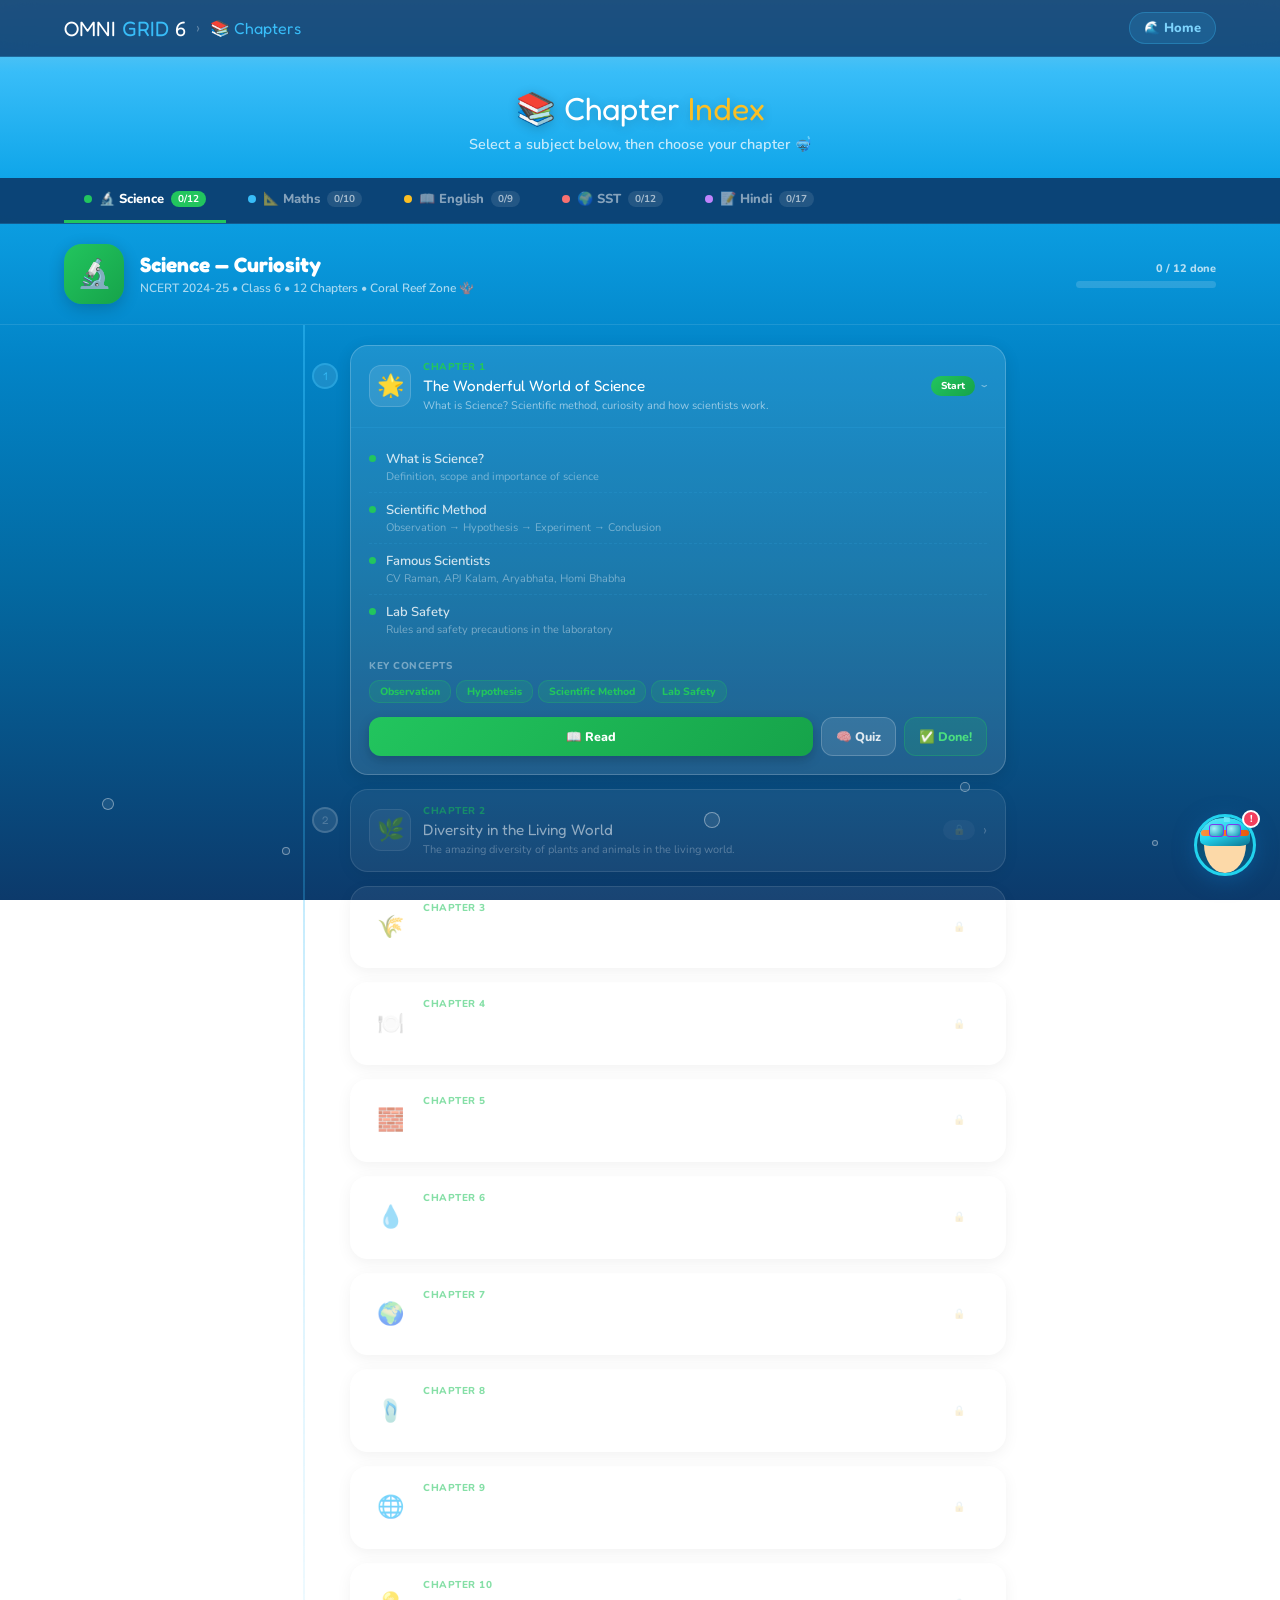
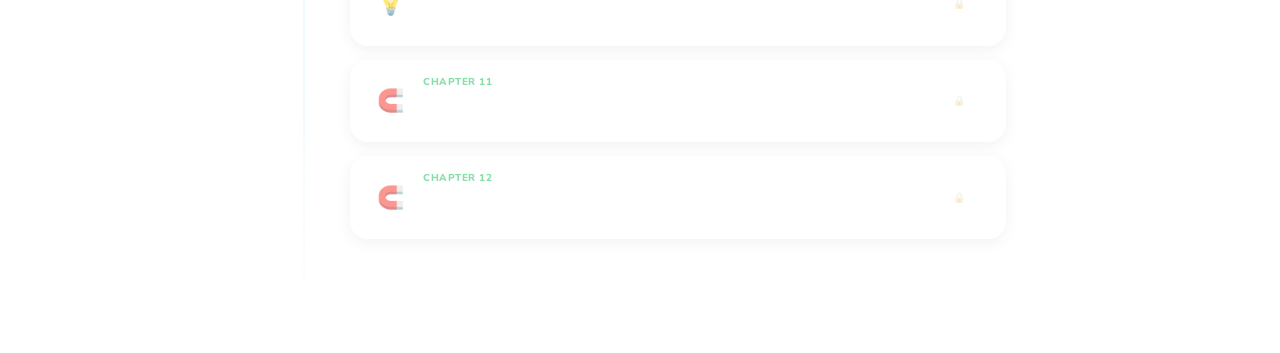
<file: chapters.html>
<!DOCTYPE html>
<html lang="en">
<head>
<meta charset="UTF-8">
<meta name="viewport" content="width=device-width, initial-scale=1.0">
<title>OmniGrid 6 — Chapter Index 🌊</title>
<link href="https://fonts.googleapis.com/css2?family=Nunito:wght@400;600;700;800;900&family=Fredoka+One&display=swap" rel="stylesheet">
<style>
/* ═══════════════════════════════════════════════
   OMNIGRID 6 — CHAPTER INDEX (OCEAN THEME)
   Subject tabs, chapter timeline per subject
═══════════════════════════════════════════════ */
:root{
  --ocean-deep:#0c3a6b;
  --ocean-mid:#0e5fa0;
  --ocean-surf:#0ea5e9;
  --ocean-light:#38bdf8;
  --sand:#f5e6a3;
  --text:#0c3a6b;
  --muted:#64748b;
  --white:#ffffff;
  --border:rgba(56,189,248,0.2);
}
*{margin:0;padding:0;box-sizing:border-box;}
body{
  font-family:'Nunito',sans-serif;
  min-height:100vh;
  background:linear-gradient(180deg,#87CEEB 0%,#38bdf8 8%,#0ea5e9 20%,#0284c7 40%,#0369a1 65%,#0c3a6b 100%);
  background-attachment:fixed;
  color:var(--text);
}

/* ── BACKGROUND BUBBLES ── */
@keyframes bubbleRise{0%{transform:translateY(0);opacity:0.6}100%{transform:translateY(-100vh);opacity:0}}
.bg-bubble{
  position:fixed;border-radius:50%;
  border:1.5px solid rgba(255,255,255,0.4);
  background:rgba(255,255,255,0.08);
  pointer-events:none;z-index:0;
  animation:bubbleRise var(--dur,8s) var(--delay,0s) linear infinite;
}

/* ── TOP NAV ── */
.topnav{
  position:sticky;top:0;z-index:100;
  display:flex;align-items:center;gap:10px;
  padding:12px 5%;
  background:rgba(12,58,107,0.85);
  backdrop-filter:blur(16px);
  border-bottom:1px solid rgba(56,189,248,0.25);
}
.nav-logo{
  font-family:'Fredoka One',cursive;font-size:1.3rem;
  color:white;text-decoration:none;display:flex;align-items:center;gap:6px;
}
.nav-logo span{color:#38bdf8;}
.nav-sep{color:rgba(255,255,255,0.3);}
.nav-curr{font-family:'Fredoka One',cursive;font-size:1rem;color:#38bdf8;}
.nav-back{
  margin-left:auto;
  background:rgba(56,189,248,0.15);
  border:1px solid rgba(56,189,248,0.3);
  color:#7dd3fc;
  padding:6px 14px;border-radius:20px;
  text-decoration:none;font-size:13px;font-weight:800;
  transition:all 0.2s;
}
.nav-back:hover{background:rgba(56,189,248,0.3);color:white;}

/* ── HERO ── */
.hero{
  text-align:center;padding:32px 20px 24px;
  position:relative;z-index:1;
}
.hero-title{
  font-family:'Fredoka One',cursive;font-size:2rem;
  color:white;text-shadow:0 2px 12px rgba(0,0,0,0.2);
  margin-bottom:6px;
}
.hero-title span{color:#fbbf24;}
.hero-sub{color:rgba(255,255,255,0.75);font-size:0.9rem;font-weight:600;}

/* ── SUBJECT TABS ── */
.subject-tabs-wrap{
  position:sticky;top:57px;z-index:90;
  background:rgba(12,58,107,0.9);
  backdrop-filter:blur(16px);
  border-bottom:1px solid rgba(56,189,248,0.2);
  padding:0 5%;
  overflow-x:auto;
}
.subject-tabs{
  display:flex;gap:2px;min-width:max-content;
}
.subj-tab{
  padding:12px 20px;
  background:transparent;border:none;
  font-family:'Nunito',sans-serif;font-size:13px;font-weight:800;
  color:rgba(255,255,255,0.5);
  cursor:pointer;transition:all 0.2s;
  border-bottom:3px solid transparent;
  white-space:nowrap;
  display:flex;align-items:center;gap:7px;
}
.subj-tab:hover{color:rgba(255,255,255,0.85);background:rgba(56,189,248,0.06);}
.subj-tab.active{
  color:white;
  border-bottom-color:var(--tab-col,#38bdf8);
}
.subj-tab .tab-dot{
  width:8px;height:8px;border-radius:50%;
  background:var(--tab-col,#38bdf8);
  flex-shrink:0;
}
.subj-tab .tab-count{
  font-size:10px;font-weight:700;
  background:rgba(255,255,255,0.1);
  padding:1px 7px;border-radius:10px;
  color:rgba(255,255,255,0.6);
}
.subj-tab.active .tab-count{
  background:var(--tab-col,#38bdf8);color:white;
}

/* ── SUBJECT PANELS ── */
.subject-panel{display:none;}
.subject-panel.active{display:block;}

/* ── SUBJECT HERO STRIP ── */
.subj-hero{
  position:relative;z-index:1;
  padding:20px 5%;
  display:flex;align-items:center;gap:16px;
  border-bottom:1px solid rgba(255,255,255,0.1);
}
.subj-icon{
  width:60px;height:60px;border-radius:18px;
  display:flex;align-items:center;justify-content:center;
  font-size:28px;flex-shrink:0;
  box-shadow:0 4px 16px rgba(0,0,0,0.2);
}
.subj-info h2{
  font-family:'Fredoka One',cursive;font-size:1.3rem;
  color:white;margin-bottom:3px;
}
.subj-info p{font-size:12px;color:rgba(255,255,255,0.65);font-weight:600;}
.subj-progress{
  margin-left:auto;text-align:right;
  display:flex;flex-direction:column;align-items:flex-end;gap:5px;
}
.prog-bar-wrap{
  width:140px;height:7px;
  background:rgba(255,255,255,0.15);border-radius:4px;overflow:hidden;
}
.prog-bar-fill{height:100%;border-radius:4px;transition:width 0.8s ease;}
.prog-text{font-size:11px;font-weight:800;color:rgba(255,255,255,0.7);}

/* ── TIMELINE ── */
.timeline{
  position:relative;z-index:1;
  max-width:860px;margin:0 auto;
  padding:20px 5% 100px;
}
.timeline::before{
  content:'';position:absolute;
  left:calc(5% + 50px);top:0;bottom:0;width:2px;
  background:linear-gradient(180deg,
    rgba(56,189,248,0.5),rgba(56,189,248,0.2),transparent
  );
}
.chap-block{
  position:relative;margin-bottom:14px;
  padding-left:76px;
  animation:slideIn 0.35s ease both;
}
@keyframes slideIn{from{opacity:0;transform:translateX(-16px)}to{opacity:1;transform:translateX(0)}}

/* Timeline dot */
.timeline-dot{
  position:absolute;left:38px;top:18px;
  width:26px;height:26px;border-radius:50%;
  background:rgba(255,255,255,0.1);
  border:2.5px solid rgba(56,189,248,0.4);
  display:flex;align-items:center;justify-content:center;
  font-family:'Fredoka One',cursive;font-size:11px;
  color:rgba(56,189,248,0.8);
  transition:all 0.3s;z-index:2;
  backdrop-filter:blur(4px);
}
.chap-block.done .timeline-dot{
  background:linear-gradient(135deg,var(--dot-col,#38bdf8),var(--dot-dk,#0284c7));
  border-color:transparent;color:white;
  box-shadow:0 0 10px var(--dot-glow,rgba(56,189,248,0.4));
}
.chap-block.locked .timeline-dot{
  border-color:rgba(255,255,255,0.15);color:rgba(255,255,255,0.2);
}

/* Chapter card */
.chap-card{
  background:rgba(255,255,255,0.1);
  backdrop-filter:blur(12px);
  border:1.5px solid rgba(255,255,255,0.2);
  border-radius:18px;overflow:hidden;
  transition:all 0.3s;
  box-shadow:0 4px 16px rgba(0,0,0,0.1);
}
.chap-card:hover{
  background:rgba(255,255,255,0.15);
  border-color:rgba(255,255,255,0.3);
}
.chap-block.done .chap-card{
  border-color:var(--card-done,rgba(56,189,248,0.5));
  background:rgba(56,189,248,0.08);
}
.chap-block.locked .chap-card{opacity:0.55;}

/* Card header */
.chap-header{
  display:flex;align-items:center;gap:12px;
  padding:14px 18px;cursor:pointer;user-select:none;
}
.chap-header:hover{background:rgba(255,255,255,0.05);}
.chap-emoji{
  font-size:22px;flex-shrink:0;
  width:42px;height:42px;
  background:rgba(255,255,255,0.1);
  border-radius:12px;
  display:flex;align-items:center;justify-content:center;
  border:1px solid rgba(255,255,255,0.15);
}
.chap-meta{flex:1;}
.chap-num-label{
  font-size:10px;font-weight:800;
  color:var(--tab-col,#38bdf8);
  text-transform:uppercase;letter-spacing:0.5px;margin-bottom:2px;
}
.chap-title{
  font-family:'Fredoka One',cursive;
  font-size:0.95rem;color:white;line-height:1.3;
}
.chap-desc{font-size:11px;color:rgba(255,255,255,0.55);margin-top:2px;}
.chap-right{display:flex;align-items:center;gap:8px;flex-shrink:0;}
.status-pill{
  font-size:10px;font-weight:800;
  padding:3px 10px;border-radius:12px;
}
.pill-done{background:rgba(34,197,94,0.2);color:#4ade80;border:1px solid rgba(34,197,94,0.3);}
.pill-start{
  background:linear-gradient(135deg,var(--tab-col,#38bdf8),var(--tab-dk,#0284c7));
  color:white;border:none;
}
.pill-locked{background:rgba(255,255,255,0.07);color:rgba(255,255,255,0.3);}
.toggle-arrow{font-size:16px;color:rgba(255,255,255,0.4);transition:transform 0.3s;}
.chap-block.open .toggle-arrow{transform:rotate(90deg);}

/* Dropdown */
.chap-dropdown{
  max-height:0;overflow:hidden;
  transition:max-height 0.4s cubic-bezier(0.4,0,0.2,1);
  border-top:0px solid rgba(56,189,248,0.2);
}
.chap-block.open .chap-dropdown{
  max-height:600px;
  border-top:1px solid rgba(56,189,248,0.15);
}
.dropdown-inner{padding:14px 18px 18px;}

/* Sub-topics */
.subtopics{list-style:none;margin-bottom:14px;}
.subtopics li{
  display:flex;align-items:flex-start;gap:10px;
  padding:8px 0;
  border-bottom:1px dashed rgba(56,189,248,0.12);
  font-size:13px;color:rgba(255,255,255,0.8);font-weight:600;
}
.subtopics li:last-child{border-bottom:none;}
.sub-dot{
  width:7px;height:7px;border-radius:50%;
  background:var(--tab-col,#38bdf8);
  flex-shrink:0;margin-top:5px;
}
.sub-text{flex:1;}
.sub-text span{
  display:block;font-size:11px;
  color:rgba(255,255,255,0.4);font-weight:400;margin-top:1px;
}

/* Key concepts */
.key-concepts{margin-bottom:14px;}
.kc-label{
  font-size:10px;font-weight:800;
  color:rgba(255,255,255,0.4);
  text-transform:uppercase;letter-spacing:0.5px;margin-bottom:7px;
}
.chips{display:flex;flex-wrap:wrap;gap:5px;}
.chip{
  background:rgba(var(--chip-rgb,56,189,248),0.15);
  color:var(--tab-col,#7dd3fc);
  font-size:10.5px;font-weight:800;
  padding:3px 10px;border-radius:10px;
  border:1px solid rgba(var(--chip-rgb,56,189,248),0.25);
}

/* Action buttons */
.chap-actions{display:flex;gap:8px;flex-wrap:wrap;margin-top:4px;}
.btn-read{
  flex:1;min-width:110px;
  background:linear-gradient(135deg,var(--tab-col,#38bdf8),var(--tab-dk,#0284c7));
  color:white;border:none;border-radius:12px;
  padding:10px 14px;font-size:12.5px;font-weight:800;
  cursor:pointer;font-family:'Nunito',sans-serif;
  transition:all 0.2s;text-align:center;text-decoration:none;
  display:flex;align-items:center;justify-content:center;gap:5px;
  box-shadow:0 4px 12px rgba(0,0,0,0.2);
}
.btn-read:hover{transform:translateY(-2px);filter:brightness(1.1);}
.btn-quiz{
  background:rgba(255,255,255,0.1);color:rgba(255,255,255,0.85);
  border:1.5px solid rgba(255,255,255,0.2);border-radius:12px;
  padding:10px 14px;font-size:12.5px;font-weight:800;
  cursor:pointer;font-family:'Nunito',sans-serif;transition:all 0.2s;
}
.btn-quiz:hover{background:rgba(255,255,255,0.18);}
.btn-done{
  background:rgba(34,197,94,0.15);color:#4ade80;
  border:1.5px solid rgba(34,197,94,0.3);border-radius:12px;
  padding:10px 14px;font-size:12.5px;font-weight:800;
  cursor:pointer;font-family:'Nunito',sans-serif;transition:all 0.2s;
}
.btn-done:hover{background:rgba(34,197,94,0.25);}
.locked-msg{
  text-align:center;padding:14px;
  color:rgba(255,255,255,0.35);font-size:13px;font-weight:700;
}
.locked-msg span{font-size:18px;display:block;margin-bottom:4px;opacity:0.5;}

/* ── MINI ANYA (floating) ── */
#chat-trigger{
  position:fixed;bottom:24px;right:24px;
  width:62px;height:62px;cursor:pointer;z-index:1000;
  transition:transform 0.3s;
}
#chat-trigger:hover{transform:scale(1.1);}
@keyframes bubbleBtn{0%,100%{box-shadow:0 0 0 0 rgba(56,189,248,0.4)}50%{box-shadow:0 0 0 10px rgba(56,189,248,0)}}
.mini-anya{
  width:62px;height:62px;border-radius:50%;
  border:3px solid #22d3ee;
  background:linear-gradient(160deg,#0c4a6e,#075985);
  position:relative;overflow:hidden;
  animation:bubbleBtn 2.5s ease-in-out infinite;
  box-shadow:0 4px 20px rgba(14,95,160,0.6);
}
.mini-anya::before{content:'';position:absolute;bottom:0;left:50%;transform:translateX(-50%);width:42px;height:48px;background:#fcd9a8;border-radius:42% 42% 48% 48%/40% 40% 60% 60%;}
.mh{position:absolute;top:1px;left:50%;transform:translateX(-50%);width:50px;height:28px;background:linear-gradient(160deg,#67e8f9,#22d3ee,#0e7490);border-radius:50% 50% 20% 20%;z-index:2;}
.mh::after{content:'';position:absolute;top:-7px;left:50%;transform:translateX(-20%);width:6px;height:11px;background:#67e8f9;border-radius:3px 3px 0 0;}
.mb{position:absolute;top:13px;left:50%;transform:translateX(-50%);width:48px;height:6px;background:linear-gradient(90deg,#fb923c,#ea580c);border-radius:3px;z-index:4;}
.me{position:absolute;top:7px;left:50%;transform:translateX(-50%);width:32px;display:flex;gap:2px;z-index:5;}
.mey{flex:1;height:13px;background:radial-gradient(circle at 32% 32%,#a5f3fc,#0891b2);border-radius:3px;border:1.5px solid #7c3aed;}
.notif{position:absolute;top:-4px;right:-4px;width:18px;height:18px;background:#f43f5e;border-radius:50%;font-size:10px;font-weight:800;display:flex;align-items:center;justify-content:center;color:white;border:2px solid white;}

/* ── COMING SOON BADGE ── */
.coming-soon-strip{
  text-align:center;padding:40px 20px;
  color:rgba(255,255,255,0.5);
}
.coming-soon-strip .cs-emoji{font-size:3rem;margin-bottom:10px;}
.coming-soon-strip h3{font-family:'Fredoka One',cursive;font-size:1.2rem;color:rgba(255,255,255,0.7);margin-bottom:6px;}
.coming-soon-strip p{font-size:13px;}

@media(max-width:600px){
  .timeline::before{left:calc(4% + 50px);}
  .chap-block{padding-left:70px;}
  .timeline-dot{left:32px;}
  .subj-progress{display:none;}
}
</style>
</head>
<body>

<!-- BACKGROUND BUBBLES -->
<div class="bg-bubble" style="width:12px;height:12px;left:8%;bottom:10%;--dur:9s;--delay:0s;"></div>
<div class="bg-bubble" style="width:8px;height:8px;left:22%;bottom:5%;--dur:7s;--delay:2s;"></div>
<div class="bg-bubble" style="width:16px;height:16px;left:55%;bottom:8%;--dur:11s;--delay:1s;"></div>
<div class="bg-bubble" style="width:10px;height:10px;left:75%;bottom:12%;--dur:8s;--delay:3s;"></div>
<div class="bg-bubble" style="width:6px;height:6px;left:90%;bottom:6%;--dur:6s;--delay:0.5s;"></div>

<!-- TOP NAV -->
<nav class="topnav">
  <a class="nav-logo" href="index.html">OMNI<span>GRID</span> 6</a>
  <span class="nav-sep">›</span>
  <span class="nav-curr" id="nav-curr">📚 Chapters</span>
  <a class="nav-back" href="index.html">🌊 Home</a>
</nav>

<!-- HERO -->
<div class="hero">
  <div class="hero-title">📚 Chapter <span>Index</span></div>
  <div class="hero-sub">Select a subject below, then choose your chapter 🤿</div>
</div>

<!-- SUBJECT TABS -->
<div class="subject-tabs-wrap">
  <div class="subject-tabs">
    <button class="subj-tab active" data-subj="science" onclick="switchSubj('science',this)"
            style="--tab-col:#22c55e;">
      <span class="tab-dot" style="background:#22c55e;"></span>
      🔬 Science
      <span class="tab-count" id="tc-science">0/12</span>
    </button>
    <button class="subj-tab" data-subj="maths" onclick="switchSubj('maths',this)"
            style="--tab-col:#38bdf8;">
      <span class="tab-dot" style="background:#38bdf8;"></span>
      📐 Maths
      <span class="tab-count" id="tc-maths">0/10</span>
    </button>
    <button class="subj-tab" data-subj="english" onclick="switchSubj('english',this)"
            style="--tab-col:#fbbf24;">
      <span class="tab-dot" style="background:#fbbf24;"></span>
      📖 English
      <span class="tab-count" id="tc-english">0/9</span>
    </button>
    <button class="subj-tab" data-subj="sst" onclick="switchSubj('sst',this)"
            style="--tab-col:#f87171;">
      <span class="tab-dot" style="background:#f87171;"></span>
      🌍 SST
      <span class="tab-count" id="tc-sst">0/12</span>
    </button>
    <button class="subj-tab" data-subj="hindi" onclick="switchSubj('hindi',this)"
            style="--tab-col:#c084fc;">
      <span class="tab-dot" style="background:#c084fc;"></span>
      📝 Hindi
      <span class="tab-count" id="tc-hindi">0/17</span>
    </button>
  </div>
</div>

<!-- ═══════════════════════════════
     SCIENCE PANEL
═══════════════════════════════ -->
<div class="subject-panel active" id="panel-science"
     style="--tab-col:#22c55e;--tab-dk:#16a34a;--dot-col:#22c55e;--dot-dk:#16a34a;--dot-glow:rgba(34,197,94,0.4);--chip-rgb:34,197,94;--card-done:rgba(34,197,94,0.4);">
  <div class="subj-hero">
    <div class="subj-icon" style="background:linear-gradient(135deg,#22c55e,#16a34a);">🔬</div>
    <div class="subj-info">
      <h2>Science — Curiosity</h2>
      <p>NCERT 2024-25 • Class 6 • 12 Chapters • Coral Reef Zone 🪸</p>
    </div>
    <div class="subj-progress">
      <div class="prog-text" id="sci-txt">0 / 12 done</div>
      <div class="prog-bar-wrap">
        <div class="prog-bar-fill" id="sci-fill" style="background:linear-gradient(90deg,#22c55e,#16a34a);width:0%;"></div>
      </div>
    </div>
  </div>
  <div class="timeline" id="tl-science">

    <div class="chap-block" id="sci-ch1" data-key="sci-ch1">
      <div class="timeline-dot">1</div>
      <div class="chap-card">
        <div class="chap-header" onclick="toggleChap('sci-ch1')">
          <div class="chap-emoji">🌟</div>
          <div class="chap-meta">
            <div class="chap-num-label">Chapter 1</div>
            <div class="chap-title">The Wonderful World of Science</div>
            <div class="chap-desc">What is Science? Scientific method, curiosity and how scientists work.</div>
          </div>
          <div class="chap-right">
            <span class="status-pill pill-start">Start</span>
            <span class="toggle-arrow">›</span>
          </div>
        </div>
        <div class="chap-dropdown"><div class="dropdown-inner">
          <ul class="subtopics">
            <li><div class="sub-dot"></div><div class="sub-text">What is Science?<span>Definition, scope and importance of science</span></div></li>
            <li><div class="sub-dot"></div><div class="sub-text">Scientific Method<span>Observation → Hypothesis → Experiment → Conclusion</span></div></li>
            <li><div class="sub-dot"></div><div class="sub-text">Famous Scientists<span>CV Raman, APJ Kalam, Aryabhata, Homi Bhabha</span></div></li>
            <li><div class="sub-dot"></div><div class="sub-text">Lab Safety<span>Rules and safety precautions in the laboratory</span></div></li>
          </ul>
          <div class="key-concepts"><div class="kc-label">Key Concepts</div><div class="chips">
            <span class="chip">Observation</span><span class="chip">Hypothesis</span><span class="chip">Scientific Method</span><span class="chip">Lab Safety</span>
          </div></div>
          <div class="chap-actions">
            <a href="science/ch1.html" class="btn-read">📖 Read</a>
            <button class="btn-quiz" onclick="startQuiz('science','Chapter 1')">🧠 Quiz</button>
            <button class="btn-done" onclick="markDone('sci-ch1')">✅ Done!</button>
          </div>
        </div></div>
      </div>
    </div>

    <div class="chap-block locked" id="sci-ch2" data-key="sci-ch2">
      <div class="timeline-dot">2</div>
      <div class="chap-card">
        <div class="chap-header" onclick="toggleChap('sci-ch2')">
          <div class="chap-emoji">🌿</div>
          <div class="chap-meta">
            <div class="chap-num-label">Chapter 2</div>
            <div class="chap-title">Diversity in the Living World</div>
            <div class="chap-desc">The amazing diversity of plants and animals in the living world.</div>
          </div>
          <div class="chap-right">
            <span class="status-pill pill-locked">🔒</span>
            <span class="toggle-arrow">›</span>
          </div>
        </div>
        <div class="chap-dropdown"><div class="dropdown-inner">
          <ul class="subtopics">
            <li><div class="sub-dot"></div><div class="sub-text">Living & Non-living<span>Characteristics of living organisms</span></div></li>
            <li><div class="sub-dot"></div><div class="sub-text">Plant Classification<span>Trees, shrubs, herbs, creepers, climbers</span></div></li>
            <li><div class="sub-dot"></div><div class="sub-text">Animal Classification<span>Vertebrates and Invertebrates</span></div></li>
            <li><div class="sub-dot"></div><div class="sub-text">Habitats<span>Terrestrial, aquatic, aerial habitats</span></div></li>
          </ul>
          <div class="key-concepts"><div class="kc-label">Key Concepts</div><div class="chips">
            <span class="chip">Living Things</span><span class="chip">Classification</span><span class="chip">Habitat</span><span class="chip">Vertebrates</span>
          </div></div>
          <div class="locked-msg"><span>🔒</span>Complete Chapter 1 first!</div>
        </div></div>
      </div>
    </div>

    <div class="chap-block locked" id="sci-ch3" data-key="sci-ch3">
      <div class="timeline-dot">3</div>
      <div class="chap-card">
        <div class="chap-header" onclick="toggleChap('sci-ch3')">
          <div class="chap-emoji">🌾</div>
          <div class="chap-meta">
            <div class="chap-num-label">Chapter 3</div>
            <div class="chap-title">Nutrition in Plants</div>
            <div class="chap-desc">How plants matheir own food through photosynthesis.</div>
          </div>
          <div class="chap-right"><span class="status-pill pill-locked">🔒</span><span class="toggle-arrow">›</span></div>
        </div>
        <div class="chap-dropdown"><div class="dropdown-inner">
          <ul class="subtopics">
            <li><div class="sub-dot"></div><div class="sub-text">Photosynthesis<span>Sunlight + CO2 + Water → Glucose + Oxygen</span></div></li>
            <li><div class="sub-dot"></div><div class="sub-text">Chlorophyll<span>Green pigment responsible for food making</span></div></li>
            <li><div class="sub-dot"></div><div class="sub-text">Parasitic Plants<span>Cuscuta — a parasitic plant that feeds on other plants</span></div></li>
          </ul>
          <div class="key-concepts"><div class="kc-label">Key Concepts</div><div class="chips">
            <span class="chip">Photosynthesis</span><span class="chip">Chlorophyll</span><span class="chip">Autotrophs</span><span class="chip">Parasites</span>
          </div></div>
          <div class="locked-msg"><span>🔒</span>Complete Chapter 2 first!</div>
        </div></div>
      </div>
    </div>

    <div class="chap-block locked" id="sci-ch4" data-key="sci-ch4">
      <div class="timeline-dot">4</div>
      <div class="chap-card">
        <div class="chap-header" onclick="toggleChap('sci-ch4')">
          <div class="chap-emoji">🍽️</div>
          <div class="chap-meta">
            <div class="chap-num-label">Chapter 4</div>
            <div class="chap-title">Nutrition in Animals</div>
            <div class="chap-desc">How animals digest food — the digestive system explained.</div>
          </div>
          <div class="chap-right"><span class="status-pill pill-locked">🔒</span><span class="toggle-arrow">›</span></div>
        </div>
        <div class="chap-dropdown"><div class="dropdown-inner">
          <ul class="subtopics">
            <li><div class="sub-dot"></div><div class="sub-text">Digestive System<span>Mouth → Stomach → Intestines</span></div></li>
            <li><div class="sub-dot"></div><div class="sub-text">Herbivores, Carnivores, Omnivores<span>Different types of feeders</span></div></li>
            <li><div class="sub-dot"></div><div class="sub-text">Digestion in Amoeba<span>Single-celled organism nutrition</span></div></li>
          </ul>
          <div class="key-concepts"><div class="kc-label">Key Concepts</div><div class="chips">
            <span class="chip">Digestion</span><span class="chip">Enzymes</span><span class="chip">Herbivore</span><span class="chip">Carnivore</span>
          </div></div>
          <div class="locked-msg"><span>🔒</span>Complete Chapter 3 first!</div>
        </div></div>
      </div>
    </div>

    <div class="chap-block locked" id="sci-ch5" data-key="sci-ch5">
      <div class="timeline-dot">5</div>
      <div class="chap-card">
        <div class="chap-header" onclick="toggleChap('sci-ch5')">
          <div class="chap-emoji">🧱</div>
          <div class="chap-meta">
            <div class="chap-num-label">Chapter 5</div>
            <div class="chap-title">Materials — Objects Around Us</div>
            <div class="chap-desc">Properties of materials and how objects around us are made.</div>
          </div>
          <div class="chap-right"><span class="status-pill pill-locked">🔒</span><span class="toggle-arrow">›</span></div>
        </div>
        <div class="chap-dropdown"><div class="dropdown-inner">
          <ul class="subtopics">
            <li><div class="sub-dot"></div><div class="sub-text">Properties of Materials<span>Hardness, transparency, solubility</span></div></li>
            <li><div class="sub-dot"></div><div class="sub-text">Sorting Materials<span>Based on properties</span></div></li>
            <li><div class="sub-dot"></div><div class="sub-text">Solubility<span>Soluble vs insoluble substances</span></div></li>
          </ul>
          <div class="key-concepts"><div class="kc-label">Key Concepts</div><div class="chips">
            <span class="chip">Materials</span><span class="chip">Solubility</span><span class="chip">Transparency</span><span class="chip">Properties</span>
          </div></div>
          <div class="locked-msg"><span>🔒</span>Complete Chapter 4 first!</div>
        </div></div>
      </div>
    </div>

    <!-- CH 6-12 as compact locked items -->
    <div class="chap-block locked" id="sci-ch6" data-key="sci-ch6">
      <div class="timeline-dot">6</div>
      <div class="chap-card">
        <div class="chap-header" onclick="toggleChap('sci-ch6')">
          <div class="chap-emoji">💧</div>
          <div class="chap-meta">
            <div class="chap-num-label">Chapter 6</div>
            <div class="chap-title">Changes Around Us</div>
            <div class="chap-desc">Understanding reversible and irreversible changes in materials.</div>
          </div>
          <div class="chap-right"><span class="status-pill pill-locked">🔒</span><span class="toggle-arrow">›</span></div>
        </div>
        <div class="chap-dropdown"><div class="dropdown-inner">
          <div class="locked-msg"><span>🔒</span>Complete Chapter 5 first!</div>
        </div></div>
      </div>
    </div>
    <div class="chap-block locked" id="sci-ch7" data-key="sci-ch7">
      <div class="timeline-dot">7</div>
      <div class="chap-card">
        <div class="chap-header" onclick="toggleChap('sci-ch7')">
          <div class="chap-emoji">🌍</div>
          <div class="chap-meta">
            <div class="chap-num-label">Chapter 7</div>
            <div class="chap-title">Getting to Know Plants</div>
            <div class="chap-desc">Structure of plants — roots, stem, leaves and flowers.</div>
          </div>
          <div class="chap-right"><span class="status-pill pill-locked">🔒</span><span class="toggle-arrow">›</span></div>
        </div>
        <div class="chap-dropdown"><div class="dropdown-inner">
          <div class="locked-msg"><span>🔒</span>Complete Chapter 6 first!</div>
        </div></div>
      </div>
    </div>
    <div class="chap-block locked" id="sci-ch8" data-key="sci-ch8">
      <div class="timeline-dot">8</div>
      <div class="chap-card">
        <div class="chap-header" onclick="toggleChap('sci-ch8')">
          <div class="chap-emoji">🩴</div>
          <div class="chap-meta">
            <div class="chap-num-label">Chapter 8</div>
            <div class="chap-title">Body Movements</div>
            <div class="chap-desc">How bones, joints and muscles help our body move.</div>
          </div>
          <div class="chap-right"><span class="status-pill pill-locked">🔒</span><span class="toggle-arrow">›</span></div>
        </div>
        <div class="chap-dropdown"><div class="dropdown-inner">
          <div class="locked-msg"><span>🔒</span>Complete Chapter 7 first!</div>
        </div></div>
      </div>
    </div>
    <div class="chap-block locked" id="sci-ch9" data-key="sci-ch9">
      <div class="timeline-dot">9</div>
      <div class="chap-card">
        <div class="chap-header" onclick="toggleChap('sci-ch9')">
          <div class="chap-emoji">🌐</div>
          <div class="chap-meta">
            <div class="chap-num-label">Chapter 9</div>
            <div class="chap-title">The Living Organisms & Surroundings</div>
            <div class="chap-desc">How living organisms adapt to their surroundings and environment.</div>
          </div>
          <div class="chap-right"><span class="status-pill pill-locked">🔒</span><span class="toggle-arrow">›</span></div>
        </div>
        <div class="chap-dropdown"><div class="dropdown-inner">
          <div class="locked-msg"><span>🔒</span>Complete Chapter 8 first!</div>
        </div></div>
      </div>
    </div>
    <div class="chap-block locked" id="sci-ch10" data-key="sci-ch10">
      <div class="timeline-dot">10</div>
      <div class="chap-card">
        <div class="chap-header" onclick="toggleChap('sci-ch10')">
          <div class="chap-emoji">💡</div>
          <div class="chap-meta">
            <div class="chap-num-label">Chapter 10</div>
            <div class="chap-title">Motion & Measurement of Distances</div>
            <div class="chap-desc">Measuring distances, understanding speed and types of motion.</div>
          </div>
          <div class="chap-right"><span class="status-pill pill-locked">🔒</span><span class="toggle-arrow">›</span></div>
        </div>
        <div class="chap-dropdown"><div class="dropdown-inner">
          <div class="locked-msg"><span>🔒</span>Complete Chapter 9 first!</div>
        </div></div>
      </div>
    </div>
    <div class="chap-block locked" id="sci-ch11" data-key="sci-ch11">
      <div class="timeline-dot">11</div>
      <div class="chap-card">
        <div class="chap-header" onclick="toggleChap('sci-ch11')">
          <div class="chap-emoji">🧲</div>
          <div class="chap-meta">
            <div class="chap-num-label">Chapter 11</div>
            <div class="chap-title">Light, Shadows & Reflections</div>
            <div class="chap-desc">How light travels, shadows form and reflection works.</div>
          </div>
          <div class="chap-right"><span class="status-pill pill-locked">🔒</span><span class="toggle-arrow">›</span></div>
        </div>
        <div class="chap-dropdown"><div class="dropdown-inner">
          <div class="locked-msg"><span>🔒</span>Complete Chapter 10 first!</div>
        </div></div>
      </div>
    </div>
    <div class="chap-block locked" id="sci-ch12" data-key="sci-ch12">
      <div class="timeline-dot">12</div>
      <div class="chap-card">
        <div class="chap-header" onclick="toggleChap('sci-ch12')">
          <div class="chap-emoji">🧲</div>
          <div class="chap-meta">
            <div class="chap-num-label">Chapter 12</div>
            <div class="chap-title">Electricity & Circuits</div>
            <div class="chap-desc">Electric current, circuits and the power of electricity.</div>
          </div>
          <div class="chap-right"><span class="status-pill pill-locked">🔒</span><span class="toggle-arrow">›</span></div>
        </div>
        <div class="chap-dropdown"><div class="dropdown-inner">
          <div class="locked-msg"><span>🔒</span>Complete Chapter 11 first!</div>
        </div></div>
      </div>
    </div>
  </div><!-- end science timeline -->
</div><!-- end science panel -->

<!-- ═══════════════════════════════
     MATHS PANEL
═══════════════════════════════ -->
<div class="subject-panel" id="panel-maths"
     style="--tab-col:#38bdf8;--tab-dk:#0284c7;--dot-col:#38bdf8;--dot-dk:#0284c7;--dot-glow:rgba(56,189,248,0.4);--chip-rgb:56,189,248;--card-done:rgba(56,189,248,0.3);">
  <div class="subj-hero">
    <div class="subj-icon" style="background:linear-gradient(135deg,#38bdf8,#0284c7);">📐</div>
    <div class="subj-info">
      <h2>Maths — Ganita Prakash</h2>
      <p>NCERT 2024-25 • Class 6 • 10 Chapters • Crystal Caverns 💎</p>
    </div>
    <div class="subj-progress">
      <div class="prog-text" id="maths-txt">0 / 10 done</div>
      <div class="prog-bar-wrap">
        <div class="prog-bar-fill" id="maths-fill" style="background:linear-gradient(90deg,#38bdf8,#0284c7);width:0%;"></div>
      </div>
    </div>
  </div>
  <div class="timeline" id="tl-maths">
    <div class="chap-block" id="mat-ch1" data-key="mat-ch1">
      <div class="timeline-dot">1</div>
      <div class="chap-card">
        <div class="chap-header" onclick="toggleChap('mat-ch1')">
          <div class="chap-emoji">🔢</div>
          <div class="chap-meta">
            <div class="chap-num-label">Chapter 1</div>
            <div class="chap-title">Patterns in Mathematics</div>
            <div class="chap-desc">Discover patterns and sequences hidden within numbers.</div>
          </div>
          <div class="chap-right"><span class="status-pill pill-start">Start</span><span class="toggle-arrow">›</span></div>
        </div>
        <div class="chap-dropdown"><div class="dropdown-inner">
          <ul class="subtopics">
            <li><div class="sub-dot"></div><div class="sub-text">Number Patterns<span>Even, odd, prime, composite numbers</span></div></li>
            <li><div class="sub-dot"></div><div class="sub-text">Sequences<span>Arithmetic and geometric progressions</span></div></li>
            <li><div class="sub-dot"></div><div class="sub-text">Magic Squares<span>Rows, columns, diagonals same sum</span></div></li>
          </ul>
          <div class="key-concepts"><div class="kc-label">Key Concepts</div><div class="chips">
            <span class="chip">Patterns</span><span class="chip">Sequences</span><span class="chip">Prime Numbers</span><span class="chip">Magic Squares</span>
          </div></div>
          <div class="chap-actions">
            <a href="maths/ch1.html" class="btn-read">📖 Read</a>
            <button class="btn-quiz" onclick="startQuiz('maths','Chapter 1')">🧠 Quiz</button>
            <button class="btn-done" onclick="markDone('mat-ch1')">✅ Done!</button>
          </div>
        </div></div>
      </div>
    </div>
    <div class="chap-block locked" id="mat-ch2" data-key="mat-ch2">
      <div class="timeline-dot">2</div>
      <div class="chap-card">
        <div class="chap-header" onclick="toggleChap('mat-ch2')">
          <div class="chap-emoji">➕</div>
          <div class="chap-meta">
            <div class="chap-num-label">Chapter 2</div>
            <div class="chap-title">Lines & Angles</div>
            <div class="chap-desc">Foundation of geometry — lines, rays, angles and their properties.</div>
          </div>
          <div class="chap-right"><span class="status-pill pill-locked">🔒</span><span class="toggle-arrow">›</span></div>
        </div>
        <div class="chap-dropdown"><div class="dropdown-inner">
          <div class="locked-msg"><span>🔒</span>Complete Chapter 1 first!</div>
        </div></div>
      </div>
    </div>
    <div class="chap-block locked" id="mat-ch3" data-key="mat-ch3">
      <div class="timeline-dot">3</div>
      <div class="chap-card">
        <div class="chap-header" onclick="toggleChap('mat-ch3')">
          <div class="chap-emoji">📊</div>
          <div class="chap-meta">
            <div class="chap-num-label">Chapter 3</div>
            <div class="chap-title">Number Play</div>
            <div class="chap-desc">Factors, multiples, HCF and LCM — playing with numbers.</div>
          </div>
          <div class="chap-right"><span class="status-pill pill-locked">🔒</span><span class="toggle-arrow">›</span></div>
        </div>
        <div class="chap-dropdown"><div class="dropdown-inner">
          <div class="locked-msg"><span>🔒</span>Complete Chapter 2 first!</div>
        </div></div>
      </div>
    </div>
    <div class="chap-block locked" id="mat-ch4" data-key="mat-ch4">
      <div class="timeline-dot">4</div>
      <div class="chap-card">
        <div class="chap-header" onclick="toggleChap('mat-ch4')">
          <div class="chap-emoji">🗂️</div>
          <div class="chap-meta">
            <div class="chap-num-label">Chapter 4</div>
            <div class="chap-title">Data Handling & Presentation</div>
            <div class="chap-desc">Collecting, organising and presenting data using graphs.</div>
          </div>
          <div class="chap-right"><span class="status-pill pill-locked">🔒</span><span class="toggle-arrow">›</span></div>
        </div>
        <div class="chap-dropdown"><div class="dropdown-inner">
          <div class="locked-msg"><span>🔒</span>Complete Chapter 3 first!</div>
        </div></div>
      </div>
    </div>
    <div class="chap-block locked" id="mat-ch5" data-key="mat-ch5">
      <div class="timeline-dot">5</div>
      <div class="chap-card">
        <div class="chap-header" onclick="toggleChap('mat-ch5')">
          <div class="chap-emoji">🔷</div>
          <div class="chap-meta">
            <div class="chap-num-label">Chapter 5</div>
            <div class="chap-title">Prime Time</div>
            <div class="chap-desc">Prime numbers, divisibility rules and prime factorisation.</div>
          </div>
          <div class="chap-right"><span class="status-pill pill-locked">🔒</span><span class="toggle-arrow">›</span></div>
        </div>
        <div class="chap-dropdown"><div class="dropdown-inner">
          <div class="locked-msg"><span>🔒</span>Complete Chapter 4 first!</div>
        </div></div>
      </div>
    </div>
    <!-- Ch 6-10 compact -->
    <div class="chap-block locked" id="mat-ch6" data-key="mat-ch6"><div class="timeline-dot">6</div><div class="chap-card"><div class="chap-header" onclick="toggleChap('mat-ch6')"><div class="chap-emoji">🔵</div><div class="chap-meta"><div class="chap-num-label">Chapter 6</div><div class="chap-title">Perimeter & Area</div><div class="chap-desc">Calculating perimeter and area of different shapes.</div></div><div class="chap-right"><span class="status-pill pill-locked">🔒</span><span class="toggle-arrow">›</span></div></div><div class="chap-dropdown"><div class="dropdown-inner"><div class="locked-msg"><span>🔒</span>Complete Chapter 5 first!</div></div></div></div></div>
    <div class="chap-block locked" id="mat-ch7" data-key="mat-ch7"><div class="timeline-dot">7</div><div class="chap-card"><div class="chap-header" onclick="toggleChap('mat-ch7')"><div class="chap-emoji">📐</div><div class="chap-meta"><div class="chap-num-label">Chapter 7</div><div class="chap-title">Fractions</div><div class="chap-desc">Understanding fractions as parts of a whole and their operations.</div></div><div class="chap-right"><span class="status-pill pill-locked">🔒</span><span class="toggle-arrow">›</span></div></div><div class="chap-dropdown"><div class="dropdown-inner"><div class="locked-msg"><span>🔒</span>Complete Chapter 6 first!</div></div></div></div></div>
    <div class="chap-block locked" id="mat-ch8" data-key="mat-ch8"><div class="timeline-dot">8</div><div class="chap-card"><div class="chap-header" onclick="toggleChap('mat-ch8')"><div class="chap-emoji">🔺</div><div class="chap-meta"><div class="chap-num-label">Chapter 8</div><div class="chap-title">Playing with Constructions</div><div class="chap-desc">Geometric constructions using compass and ruler.</div></div><div class="chap-right"><span class="status-pill pill-locked">🔒</span><span class="toggle-arrow">›</span></div></div><div class="chap-dropdown"><div class="dropdown-inner"><div class="locked-msg"><span>🔒</span>Complete Chapter 7 first!</div></div></div></div></div>
    <div class="chap-block locked" id="mat-ch9" data-key="mat-ch9"><div class="timeline-dot">9</div><div class="chap-card"><div class="chap-header" onclick="toggleChap('mat-ch9')"><div class="chap-emoji">🗺️</div><div class="chap-meta"><div class="chap-num-label">Chapter 9</div><div class="chap-title">Symmetry</div><div class="chap-desc">Lines of symmetry, reflections and symmetric figures.</div></div><div class="chap-right"><span class="status-pill pill-locked">🔒</span><span class="toggle-arrow">›</span></div></div><div class="chap-dropdown"><div class="dropdown-inner"><div class="locked-msg"><span>🔒</span>Complete Chapter 8 first!</div></div></div></div></div>
    <div class="chap-block locked" id="mat-ch10" data-key="mat-ch10"><div class="timeline-dot">10</div><div class="chap-card"><div class="chap-header" onclick="toggleChap('mat-ch10')"><div class="chap-emoji">🧮</div><div class="chap-meta"><div class="chap-num-label">Chapter 10</div><div class="chap-title">The Other Side of Zero</div><div class="chap-desc">Negative numbers, integers and the number line.</div></div><div class="chap-right"><span class="status-pill pill-locked">🔒</span><span class="toggle-arrow">›</span></div></div><div class="chap-dropdown"><div class="dropdown-inner"><div class="locked-msg"><span>🔒</span>Complete Chapter 9 first!</div></div></div></div></div>
  </div>
</div>

<!-- ═══════════════════════════════
     ENGLISH PANEL
═══════════════════════════════ -->
<div class="subject-panel" id="panel-english"
     style="--tab-col:#fbbf24;--tab-dk:#d97706;--dot-col:#fbbf24;--dot-dk:#d97706;--dot-glow:rgba(251,191,36,0.4);--chip-rgb:251,191,36;--card-done:rgba(251,191,36,0.3);">
  <div class="subj-hero">
    <div class="subj-icon" style="background:linear-gradient(135deg,#fbbf24,#d97706);">📖</div>
    <div class="subj-info">
      <h2>English — Poorvi</h2>
      <p>NCERT 2024-25 • Class 6 • 9 Units • Sunlit Lagoon 🐬</p>
    </div>
    <div class="subj-progress">
      <div class="prog-text" id="eng-txt">0 / 9 done</div>
      <div class="prog-bar-wrap">
        <div class="prog-bar-fill" id="eng-fill" style="background:linear-gradient(90deg,#fbbf24,#d97706);width:0%;"></div>
      </div>
    </div>
  </div>
  <div class="timeline" id="tl-english">
    <div class="chap-block" id="eng-ch1" data-key="eng-ch1">
      <div class="timeline-dot">1</div>
      <div class="chap-card">
        <div class="chap-header" onclick="toggleChap('eng-ch1')">
          <div class="chap-emoji">🌸</div>
          <div class="chap-meta">
            <div class="chap-num-label">Unit 1</div>
            <div class="chap-title">A Magical Experience</div>
            <div class="chap-desc">Reading comprehension, vocabulary building and grammar basics.</div>
          </div>
          <div class="chap-right"><span class="status-pill pill-start">Start</span><span class="toggle-arrow">›</span></div>
        </div>
        <div class="chap-dropdown"><div class="dropdown-inner">
          <ul class="subtopics">
            <li><div class="sub-dot"></div><div class="sub-text">Reading & Comprehension<span>Understanding passages and answering questions</span></div></li>
            <li><div class="sub-dot"></div><div class="sub-text">Vocabulary Building<span>New words, meanings, usage</span></div></li>
            <li><div class="sub-dot"></div><div class="sub-text">Grammar — Nouns & Pronouns<span>Types and usage</span></div></li>
          </ul>
          <div class="key-concepts"><div class="kc-label">Key Concepts</div><div class="chips">
            <span class="chip">Comprehension</span><span class="chip">Nouns</span><span class="chip">Pronouns</span><span class="chip">Vocabulary</span>
          </div></div>
          <div class="chap-actions">
            <a href="english/ch1.html" class="btn-read">📖 Read</a>
            <button class="btn-quiz" onclick="startQuiz('english','Unit 1')">🧠 Quiz</button>
            <button class="btn-done" onclick="markDone('eng-ch1')">✅ Done!</button>
          </div>
        </div></div>
      </div>
    </div>
    <!-- Units 2-9 compact locked -->
    <div class="chap-block locked" id="eng-ch2" data-key="eng-ch2"><div class="timeline-dot">2</div><div class="chap-card"><div class="chap-header" onclick="toggleChap('eng-ch2')"><div class="chap-emoji">🎭</div><div class="chap-meta"><div class="chap-num-label">Unit 2</div><div class="chap-title">A Poetic Journey</div><div class="chap-desc">Reading poetry, rhyme scheme and figures of speech.</div></div><div class="chap-right"><span class="status-pill pill-locked">🔒</span><span class="toggle-arrow">›</span></div></div><div class="chap-dropdown"><div class="dropdown-inner"><div class="locked-msg"><span>🔒</span>Complete Unit 1 first!</div></div></div></div></div>
    <div class="chap-block locked" id="eng-ch3" data-key="eng-ch3"><div class="timeline-dot">3</div><div class="chap-card"><div class="chap-header" onclick="toggleChap('eng-ch3')"><div class="chap-emoji">✍️</div><div class="chap-meta"><div class="chap-num-label">Unit 3</div><div class="chap-title">Adventures & Stories</div><div class="chap-desc">Story writing, narrative techniques and use of tenses.</div></div><div class="chap-right"><span class="status-pill pill-locked">🔒</span><span class="toggle-arrow">›</span></div></div><div class="chap-dropdown"><div class="dropdown-inner"><div class="locked-msg"><span>🔒</span>Complete Unit 2 first!</div></div></div></div></div>
    <div class="chap-block locked" id="eng-ch4" data-key="eng-ch4"><div class="timeline-dot">4</div><div class="chap-card"><div class="chap-header" onclick="toggleChap('eng-ch4')"><div class="chap-emoji">🌍</div><div class="chap-meta"><div class="chap-num-label">Unit 4</div><div class="chap-title">World Around Us</div><div class="chap-desc">Descriptive writing using adjectives and adverbs effectively.</div></div><div class="chap-right"><span class="status-pill pill-locked">🔒</span><span class="toggle-arrow">›</span></div></div><div class="chap-dropdown"><div class="dropdown-inner"><div class="locked-msg"><span>🔒</span>Complete Unit 3 first!</div></div></div></div></div>
    <div class="chap-block locked" id="eng-ch5" data-key="eng-ch5"><div class="timeline-dot">5</div><div class="chap-card"><div class="chap-header" onclick="toggleChap('eng-ch5')"><div class="chap-emoji">💬</div><div class="chap-meta"><div class="chap-num-label">Unit 5</div><div class="chap-title">Conversations & Dialogue</div><div class="chap-desc">Writing dialogues and understanding reported speech.</div></div><div class="chap-right"><span class="status-pill pill-locked">🔒</span><span class="toggle-arrow">›</span></div></div><div class="chap-dropdown"><div class="dropdown-inner"><div class="locked-msg"><span>🔒</span>Complete Unit 4 first!</div></div></div></div></div>
    <div class="chap-block locked" id="eng-ch6" data-key="eng-ch6"><div class="timeline-dot">6</div><div class="chap-card"><div class="chap-header" onclick="toggleChap('eng-ch6')"><div class="chap-emoji">📰</div><div class="chap-meta"><div class="chap-num-label">Unit 6</div><div class="chap-title">Information & Facts</div><div class="chap-desc">Formal letter writing, notices and informational texts.</div></div><div class="chap-right"><span class="status-pill pill-locked">🔒</span><span class="toggle-arrow">›</span></div></div><div class="chap-dropdown"><div class="dropdown-inner"><div class="locked-msg"><span>🔒</span>Complete Unit 5 first!</div></div></div></div></div>
    <div class="chap-block locked" id="eng-ch7" data-key="eng-ch7"><div class="timeline-dot">7</div><div class="chap-card"><div class="chap-header" onclick="toggleChap('eng-ch7')"><div class="chap-emoji">🎪</div><div class="chap-meta"><div class="chap-num-label">Unit 7</div><div class="chap-title">Drama & Performance</div><div class="chap-desc">Reading scripts, performing drama and oral expression.</div></div><div class="chap-right"><span class="status-pill pill-locked">🔒</span><span class="toggle-arrow">›</span></div></div><div class="chap-dropdown"><div class="dropdown-inner"><div class="locked-msg"><span>🔒</span>Complete Unit 6 first!</div></div></div></div></div>
    <div class="chap-block locked" id="eng-ch8" data-key="eng-ch8"><div class="timeline-dot">8</div><div class="chap-card"><div class="chap-header" onclick="toggleChap('eng-ch8')"><div class="chap-emoji">🔤</div><div class="chap-meta"><div class="chap-num-label">Unit 8</div><div class="chap-title">Grammar Mastery</div><div class="chap-desc">Advanced grammar — clauses, phrases, active and passive voice.</div></div><div class="chap-right"><span class="status-pill pill-locked">🔒</span><span class="toggle-arrow">›</span></div></div><div class="chap-dropdown"><div class="dropdown-inner"><div class="locked-msg"><span>🔒</span>Complete Unit 7 first!</div></div></div></div></div>
    <div class="chap-block locked" id="eng-ch9" data-key="eng-ch9"><div class="timeline-dot">9</div><div class="chap-card"><div class="chap-header" onclick="toggleChap('eng-ch9')"><div class="chap-emoji">🏆</div><div class="chap-meta"><div class="chap-num-label">Unit 9</div><div class="chap-title">Creative Expression</div><div class="chap-desc">Creative writing, essays and independent project work.</div></div><div class="chap-right"><span class="status-pill pill-locked">🔒</span><span class="toggle-arrow">›</span></div></div><div class="chap-dropdown"><div class="dropdown-inner"><div class="locked-msg"><span>🔒</span>Complete Unit 8 first!</div></div></div></div></div>
  </div>
</div>

<!-- ═══════════════════════════════
     SST PANEL
═══════════════════════════════ -->
<div class="subject-panel" id="panel-sst"
     style="--tab-col:#f87171;--tab-dk:#dc2626;--dot-col:#f87171;--dot-dk:#dc2626;--dot-glow:rgba(248,113,113,0.4);--chip-rgb:248,113,113;--card-done:rgba(248,113,113,0.3);">
  <div class="subj-hero">
    <div class="subj-icon" style="background:linear-gradient(135deg,#f87171,#dc2626);">🌍</div>
    <div class="subj-info">
      <h2>SST — Exploring Society</h2>
      <p>NCERT 2024-25 • Class 6 • 12 Chapters • Volcanic Trench 🌋</p>
    </div>
    <div class="subj-progress">
      <div class="prog-text" id="sst-txt">0 / 12 done</div>
      <div class="prog-bar-wrap">
        <div class="prog-bar-fill" id="sst-fill" style="background:linear-gradient(90deg,#f87171,#dc2626);width:0%;"></div>
      </div>
    </div>
  </div>
  <div class="timeline" id="tl-sst">
    <div class="chap-block" id="sst-ch1" data-key="sst-ch1">
      <div class="timeline-dot">1</div>
      <div class="chap-card">
        <div class="chap-header" onclick="toggleChap('sst-ch1')">
          <div class="chap-emoji">🗺️</div>
          <div class="chap-meta">
            <div class="chap-num-label">Chapter 1</div>
            <div class="chap-title">The Earth — Our Home</div>
            <div class="chap-desc">Formation of the Earth, its structure and the solar system.</div>
          </div>
          <div class="chap-right"><span class="status-pill pill-start">Start</span><span class="toggle-arrow">›</span></div>
        </div>
        <div class="chap-dropdown"><div class="dropdown-inner">
          <ul class="subtopics">
            <li><div class="sub-dot"></div><div class="sub-text">Solar System<span>Planets, stars and the universe</span></div></li>
            <li><div class="sub-dot"></div><div class="sub-text">Earth's Structure<span>Crust, mantle, core</span></div></li>
            <li><div class="sub-dot"></div><div class="sub-text">Latitudes & Longitudes<span>Grid system for locating places</span></div></li>
          </ul>
          <div class="key-concepts"><div class="kc-label">Key Concepts</div><div class="chips">
            <span class="chip">Solar System</span><span class="chip">Latitude</span><span class="chip">Longitude</span><span class="chip">Equator</span>
          </div></div>
          <div class="chap-actions">
            <a href="sst/ch1.html" class="btn-read">📖 Read</a>
            <button class="btn-quiz" onclick="startQuiz('sst','Chapter 1')">🧠 Quiz</button>
            <button class="btn-done" onclick="markDone('sst-ch1')">✅ Done!</button>
          </div>
        </div></div>
      </div>
    </div>
    <div class="chap-block locked" id="sst-ch2" data-key="sst-ch2"><div class="timeline-dot">2</div><div class="chap-card"><div class="chap-header" onclick="toggleChap('sst-ch2')"><div class="chap-emoji">🌏</div><div class="chap-meta"><div class="chap-num-label">Chapter 2</div><div class="chap-title">Globes & Maps</div><div class="chap-desc">Reading maps, understanding symbols and scale.</div></div><div class="chap-right"><span class="status-pill pill-locked">🔒</span><span class="toggle-arrow">›</span></div></div><div class="chap-dropdown"><div class="dropdown-inner"><div class="locked-msg"><span>🔒</span>Complete Chapter 1 first!</div></div></div></div></div>
    <div class="chap-block locked" id="sst-ch3" data-key="sst-ch3"><div class="timeline-dot">3</div><div class="chap-card"><div class="chap-header" onclick="toggleChap('sst-ch3')"><div class="chap-emoji">🏔️</div><div class="chap-meta"><div class="chap-num-label">Chapter 3</div><div class="chap-title">India's Land and Rivers</div><div class="chap-desc">India's major landforms — Himalayas, plateaus and rivers.</div></div><div class="chap-right"><span class="status-pill pill-locked">🔒</span><span class="toggle-arrow">›</span></div></div><div class="chap-dropdown"><div class="dropdown-inner"><div class="locked-msg"><span>🔒</span>Complete Chapter 2 first!</div></div></div></div></div>
    <div class="chap-block locked" id="sst-ch4" data-key="sst-ch4"><div class="timeline-dot">4</div><div class="chap-card"><div class="chap-header" onclick="toggleChap('sst-ch4')"><div class="chap-emoji">🌤️</div><div class="chap-meta"><div class="chap-num-label">Chapter 4</div><div class="chap-title">Climate of India</div><div class="chap-desc">India's climate, the monsoon system and seasons.</div></div><div class="chap-right"><span class="status-pill pill-locked">🔒</span><span class="toggle-arrow">›</span></div></div><div class="chap-dropdown"><div class="dropdown-inner"><div class="locked-msg"><span>🔒</span>Complete Chapter 3 first!</div></div></div></div></div>
    <div class="chap-block locked" id="sst-ch5" data-key="sst-ch5"><div class="timeline-dot">5</div><div class="chap-card"><div class="chap-header" onclick="toggleChap('sst-ch5')"><div class="chap-emoji">🏺</div><div class="chap-meta"><div class="chap-num-label">Chapter 5</div><div class="chap-title">Ancient India</div><div class="chap-desc">Indus Valley Civilisation, Vedic period and early Indian history.</div></div><div class="chap-right"><span class="status-pill pill-locked">🔒</span><span class="toggle-arrow">›</span></div></div><div class="chap-dropdown"><div class="dropdown-inner"><div class="locked-msg"><span>🔒</span>Complete Chapter 4 first!</div></div></div></div></div>
    <div class="chap-block locked" id="sst-ch6" data-key="sst-ch6"><div class="timeline-dot">6</div><div class="chap-card"><div class="chap-header" onclick="toggleChap('sst-ch6')"><div class="chap-emoji">👑</div><div class="chap-meta"><div class="chap-num-label">Chapter 6</div><div class="chap-title">Kingdoms & Empires</div><div class="chap-desc">Maurya, Gupta empires and major medieval Indian kingdoms.</div></div><div class="chap-right"><span class="status-pill pill-locked">🔒</span><span class="toggle-arrow">›</span></div></div><div class="chap-dropdown"><div class="dropdown-inner"><div class="locked-msg"><span>🔒</span>Complete Chapter 5 first!</div></div></div></div></div>
    <div class="chap-block locked" id="sst-ch7" data-key="sst-ch7"><div class="timeline-dot">7</div><div class="chap-card"><div class="chap-header" onclick="toggleChap('sst-ch7')"><div class="chap-emoji">🕌</div><div class="chap-meta"><div class="chap-num-label">Chapter 7</div><div class="chap-title">Medieval India</div><div class="chap-desc">Delhi Sultanate, Mughal Empire and regional kingdoms.</div></div><div class="chap-right"><span class="status-pill pill-locked">🔒</span><span class="toggle-arrow">›</span></div></div><div class="chap-dropdown"><div class="dropdown-inner"><div class="locked-msg"><span>🔒</span>Complete Chapter 6 first!</div></div></div></div></div>
    <div class="chap-block locked" id="sst-ch8" data-key="sst-ch8"><div class="timeline-dot">8</div><div class="chap-card"><div class="chap-header" onclick="toggleChap('sst-ch8')"><div class="chap-emoji">🏛️</div><div class="chap-meta"><div class="chap-num-label">Chapter 8</div><div class="chap-title">Our Constitution</div><div class="chap-desc">The Indian Constitution, fundamental rights and duties.</div></div><div class="chap-right"><span class="status-pill pill-locked">🔒</span><span class="toggle-arrow">›</span></div></div><div class="chap-dropdown"><div class="dropdown-inner"><div class="locked-msg"><span>🔒</span>Complete Chapter 7 first!</div></div></div></div></div>
    <div class="chap-block locked" id="sst-ch9" data-key="sst-ch9"><div class="timeline-dot">9</div><div class="chap-card"><div class="chap-header" onclick="toggleChap('sst-ch9')"><div class="chap-emoji">🏘️</div><div class="chap-meta"><div class="chap-num-label">Chapter 9</div><div class="chap-title">Rural & Urban Life</div><div class="chap-desc">Rural and urban life — understanding India's social fabric.</div></div><div class="chap-right"><span class="status-pill pill-locked">🔒</span><span class="toggle-arrow">›</span></div></div><div class="chap-dropdown"><div class="dropdown-inner"><div class="locked-msg"><span>🔒</span>Complete Chapter 8 first!</div></div></div></div></div>
    <div class="chap-block locked" id="sst-ch10" data-key="sst-ch10"><div class="timeline-dot">10</div><div class="chap-card"><div class="chap-header" onclick="toggleChap('sst-ch10')"><div class="chap-emoji">🌾</div><div class="chap-meta"><div class="chap-num-label">Chapter 10</div><div class="chap-title">Agriculture & Resources</div><div class="chap-desc">Types of farming, major crops and India's natural resources.</div></div><div class="chap-right"><span class="status-pill pill-locked">🔒</span><span class="toggle-arrow">›</span></div></div><div class="chap-dropdown"><div class="dropdown-inner"><div class="locked-msg"><span>🔒</span>Complete Chapter 9 first!</div></div></div></div></div>
    <div class="chap-block locked" id="sst-ch11" data-key="sst-ch11"><div class="timeline-dot">11</div><div class="chap-card"><div class="chap-header" onclick="toggleChap('sst-ch11')"><div class="chap-emoji">🏭</div><div class="chap-meta"><div class="chap-num-label">Chapter 11</div><div class="chap-title">Industries & Transport</div><div class="chap-desc">Industries, manufacturing processes and transport networks.</div></div><div class="chap-right"><span class="status-pill pill-locked">🔒</span><span class="toggle-arrow">›</span></div></div><div class="chap-dropdown"><div class="dropdown-inner"><div class="locked-msg"><span>🔒</span>Complete Chapter 10 first!</div></div></div></div></div>
    <div class="chap-block locked" id="sst-ch12" data-key="sst-ch12"><div class="timeline-dot">12</div><div class="chap-card"><div class="chap-header" onclick="toggleChap('sst-ch12')"><div class="chap-emoji">🌱</div><div class="chap-meta"><div class="chap-num-label">Chapter 12</div><div class="chap-title">Environment & Sustainability</div><div class="chap-desc">Environmental pollution, conservation and sustainable development.</div></div><div class="chap-right"><span class="status-pill pill-locked">🔒</span><span class="toggle-arrow">›</span></div></div><div class="chap-dropdown"><div class="dropdown-inner"><div class="locked-msg"><span>🔒</span>Complete Chapter 11 first!</div></div></div></div></div>
  </div>
</div>

<!-- ═══════════════════════════════
     HINDI PANEL
═══════════════════════════════ -->
<div class="subject-panel" id="panel-hindi"
     style="--tab-col:#c084fc;--tab-dk:#9333ea;--dot-col:#c084fc;--dot-dk:#9333ea;--dot-glow:rgba(192,132,252,0.4);--chip-rgb:192,132,252;--card-done:rgba(192,132,252,0.3);">
  <div class="subj-hero">
    <div class="subj-icon" style="background:linear-gradient(135deg,#c084fc,#9333ea);">📝</div>
    <div class="subj-info">
      <h2>Hindi — Vasant</h2>
      <p>NCERT 2024-25 • Class 6 • 17 Chapters • Purple Abyss 🪼</p>
    </div>
    <div class="subj-progress">
      <div class="prog-text" id="hindi-txt">0 / 17 done</div>
      <div class="prog-bar-wrap">
        <div class="prog-bar-fill" id="hindi-fill" style="background:linear-gradient(90deg,#c084fc,#9333ea);width:0%;"></div>
      </div>
    </div>
  </div>
  <div class="timeline" id="tl-hindi">
    <div class="chap-block" id="hin-ch1" data-key="hin-ch1">
      <div class="timeline-dot">1</div>
      <div class="chap-card">
        <div class="chap-header" onclick="toggleChap('hin-ch1')">
          <div class="chap-emoji">📜</div>
          <div class="chap-meta">
            <div class="chap-num-label">Paath 1</div>
            <div class="chap-title">वह चिड़िया जो</div>
            <div class="chap-desc">A poem about the freedom and joy of a little bird.</div>
          </div>
          <div class="chap-right"><span class="status-pill pill-start">Start</span><span class="toggle-arrow">›</span></div>
        </div>
        <div class="chap-dropdown"><div class="dropdown-inner">
          <ul class="subtopics">
            <li><div class="sub-dot"></div><div class="sub-text">Kavita ka Bhavarth<span>The meaning and central idea of the poem</span></div></li>
            <li><div class="sub-dot"></div><div class="sub-text">Shabdarth<span>Difficult words and their meanings</span></div></li>
            <li><div class="sub-dot"></div><div class="sub-text">Vyakaran<span>Grammar concepts from the lesson</span></div></li>
          </ul>
          <div class="key-concepts"><div class="kc-label">Key Concepts</div><div class="chips">
            <span class="chip">Kavita</span><span class="chip">Bhavarth</span><span class="chip">Shabdarth</span><span class="chip">Vyakaran</span>
          </div></div>
          <div class="chap-actions">
            <a href="hindi/ch1.html" class="btn-read">📖 Read</a>
            <button class="btn-quiz" onclick="startQuiz('hindi','Paath 1')">🧠 Quiz</button>
            <button class="btn-done" onclick="markDone('hin-ch1')">✅ Done!</button>
          </div>
        </div></div>
      </div>
    </div>
    <!-- Paath 2-17 compact -->
    <div class="chap-block locked" id="hin-ch2" data-key="hin-ch2"><div class="timeline-dot">2</div><div class="chap-card"><div class="chap-header" onclick="toggleChap('hin-ch2')"><div class="chap-emoji">🐍</div><div class="chap-meta"><div class="chap-num-label">Paath 2</div><div class="chap-title">बचपन</div><div class="chap-desc">Childhood memories — nostalgia and the journey of growing up.</div></div><div class="chap-right"><span class="status-pill pill-locked">🔒</span><span class="toggle-arrow">›</span></div></div><div class="chap-dropdown"><div class="dropdown-inner"><div class="locked-msg"><span>🔒</span>Complete Paath 1 first!</div></div></div></div></div>
    <div class="chap-block locked" id="hin-ch3" data-key="hin-ch3"><div class="timeline-dot">3</div><div class="chap-card"><div class="chap-header" onclick="toggleChap('hin-ch3')"><div class="chap-emoji">🌿</div><div class="chap-meta"><div class="chap-num-label">Paath 3</div><div class="chap-title">नादान दोस्त</div><div class="chap-desc">A story of innocent friendship and the lessons it teaches.</div></div><div class="chap-right"><span class="status-pill pill-locked">🔒</span><span class="toggle-arrow">›</span></div></div><div class="chap-dropdown"><div class="dropdown-inner"><div class="locked-msg"><span>🔒</span>Complete Paath 2 first!</div></div></div></div></div>
    <div class="chap-block locked" id="hin-ch4" data-key="hin-ch4"><div class="timeline-dot">4</div><div class="chap-card"><div class="chap-header" onclick="toggleChap('hin-ch4')"><div class="chap-emoji">🌋</div><div class="chap-meta"><div class="chap-num-label">Paath 4</div><div class="chap-title">चाँद से थोड़ी सी गप्पें</div><div class="chap-desc">An imaginative conversation with the moon — poetry and fantasy.</div></div><div class="chap-right"><span class="status-pill pill-locked">🔒</span><span class="toggle-arrow">›</span></div></div><div class="chap-dropdown"><div class="dropdown-inner"><div class="locked-msg"><span>🔒</span>Complete Paath 3 first!</div></div></div></div></div>
    <div class="chap-block locked" id="hin-ch5" data-key="hin-ch5"><div class="timeline-dot">5</div><div class="chap-card"><div class="chap-header" onclick="toggleChap('hin-ch5')"><div class="chap-emoji">🏔️</div><div class="chap-meta"><div class="chap-num-label">Paath 5</div><div class="chap-title">अक्षरों का महत्व</div><div class="chap-desc">The importance of letters and the art of reading and writing.</div></div><div class="chap-right"><span class="status-pill pill-locked">🔒</span><span class="toggle-arrow">›</span></div></div><div class="chap-dropdown"><div class="dropdown-inner"><div class="locked-msg"><span>🔒</span>Complete Paath 4 first!</div></div></div></div></div>
    <div class="chap-block locked" id="hin-ch6" data-key="hin-ch6"><div class="timeline-dot">6</div><div class="chap-card"><div class="chap-header" onclick="toggleChap('hin-ch6')"><div class="chap-emoji">🎪</div><div class="chap-meta"><div class="chap-num-label">Paath 6</div><div class="chap-title">पार नज़र के</div><div class="chap-desc">A story about curiosity, discovery and seeing beyond the obvious.</div></div><div class="chap-right"><span class="status-pill pill-locked">🔒</span><span class="toggle-arrow">›</span></div></div><div class="chap-dropdown"><div class="dropdown-inner"><div class="locked-msg"><span>🔒</span>Complete Paath 5 first!</div></div></div></div></div>
    <div class="chap-block locked" id="hin-ch7" data-key="hin-ch7"><div class="timeline-dot">7</div><div class="chap-card"><div class="chap-header" onclick="toggleChap('hin-ch7')"><div class="chap-emoji">⚔️</div><div class="chap-meta"><div class="chap-num-label">Paath 7</div><div class="chap-title">साथी हाथ बढ़ाना</div><div class="chap-desc">The power of teamwork and working together with others.</div></div><div class="chap-right"><span class="status-pill pill-locked">🔒</span><span class="toggle-arrow">›</span></div></div><div class="chap-dropdown"><div class="dropdown-inner"><div class="locked-msg"><span>🔒</span>Complete Paath 6 first!</div></div></div></div></div>
    <div class="chap-block locked" id="hin-ch8" data-key="hin-ch8"><div class="timeline-dot">8</div><div class="chap-card"><div class="chap-header" onclick="toggleChap('hin-ch8')"><div class="chap-emoji">🌊</div><div class="chap-meta"><div class="chap-num-label">Paath 8</div><div class="chap-title">ऐसे-ऐसे</div><div class="chap-desc">A humorous play exploring comic situations and human behaviour.</div></div><div class="chap-right"><span class="status-pill pill-locked">🔒</span><span class="toggle-arrow">›</span></div></div><div class="chap-dropdown"><div class="dropdown-inner"><div class="locked-msg"><span>🔒</span>Complete Paath 7 first!</div></div></div></div></div>
    <div class="chap-block locked" id="hin-ch9" data-key="hin-ch9"><div class="timeline-dot">9</div><div class="chap-card"><div class="chap-header" onclick="toggleChap('hin-ch9')"><div class="chap-emoji">🦁</div><div class="chap-meta"><div class="chap-num-label">Paath 9</div><div class="chap-title">टिकट-अल्बम</div><div class="chap-desc">A story about stamp collecting, hobbies and friendship.</div></div><div class="chap-right"><span class="status-pill pill-locked">🔒</span><span class="toggle-arrow">›</span></div></div><div class="chap-dropdown"><div class="dropdown-inner"><div class="locked-msg"><span>🔒</span>Complete Paath 8 first!</div></div></div></div></div>
    <div class="chap-block locked" id="hin-ch10" data-key="hin-ch10"><div class="timeline-dot">10</div><div class="chap-card"><div class="chap-header" onclick="toggleChap('hin-ch10')"><div class="chap-emoji">🌸</div><div class="chap-meta"><div class="chap-num-label">Paath 10</div><div class="chap-title">झाँसी की रानी</div><div class="chap-desc">The story of Rani Lakshmi Bai's bravery and courage.</div></div><div class="chap-right"><span class="status-pill pill-locked">🔒</span><span class="toggle-arrow">›</span></div></div><div class="chap-dropdown"><div class="dropdown-inner"><div class="locked-msg"><span>🔒</span>Complete Paath 9 first!</div></div></div></div></div>
    <div class="chap-block locked" id="hin-ch11" data-key="hin-ch11"><div class="timeline-dot">11</div><div class="chap-card"><div class="chap-header" onclick="toggleChap('hin-ch11')"><div class="chap-emoji">🎵</div><div class="chap-meta"><div class="chap-num-label">Paath 11</div><div class="chap-title">जो देखकर भी नहीं देखते</div><div class="chap-desc">The difference between seeing and truly understanding the world.</div></div><div class="chap-right"><span class="status-pill pill-locked">🔒</span><span class="toggle-arrow">›</span></div></div><div class="chap-dropdown"><div class="dropdown-inner"><div class="locked-msg"><span>🔒</span>Complete Paath 10 first!</div></div></div></div></div>
    <div class="chap-block locked" id="hin-ch12" data-key="hin-ch12"><div class="timeline-dot">12</div><div class="chap-card"><div class="chap-header" onclick="toggleChap('hin-ch12')"><div class="chap-emoji">🌺</div><div class="chap-meta"><div class="chap-num-label">Paath 12</div><div class="chap-title">संसार पुस्तक है</div><div class="chap-desc">A letter by Jawaharlal Nehru — the world as a great book.</div></div><div class="chap-right"><span class="status-pill pill-locked">🔒</span><span class="toggle-arrow">›</span></div></div><div class="chap-dropdown"><div class="dropdown-inner"><div class="locked-msg"><span>🔒</span>Complete Paath 11 first!</div></div></div></div></div>
    <div class="chap-block locked" id="hin-ch13" data-key="hin-ch13"><div class="timeline-dot">13</div><div class="chap-card"><div class="chap-header" onclick="toggleChap('hin-ch13')"><div class="chap-emoji">🏹</div><div class="chap-meta"><div class="chap-num-label">Paath 13</div><div class="chap-title">मैं सबसे छोटी होऊँ</div><div class="chap-desc">Childhood wishes and the dreams of a young mind.</div></div><div class="chap-right"><span class="status-pill pill-locked">🔒</span><span class="toggle-arrow">›</span></div></div><div class="chap-dropdown"><div class="dropdown-inner"><div class="locked-msg"><span>🔒</span>Complete Paath 12 first!</div></div></div></div></div>
    <div class="chap-block locked" id="hin-ch14" data-key="hin-ch14"><div class="timeline-dot">14</div><div class="chap-card"><div class="chap-header" onclick="toggleChap('hin-ch14')"><div class="chap-emoji">🌻</div><div class="chap-meta"><div class="chap-num-label">Paath 14</div><div class="chap-title">लोकगीत</div><div class="chap-desc">Folk songs and the rich musical traditions of India.</div></div><div class="chap-right"><span class="status-pill pill-locked">🔒</span><span class="toggle-arrow">›</span></div></div><div class="chap-dropdown"><div class="dropdown-inner"><div class="locked-msg"><span>🔒</span>Complete Paath 13 first!</div></div></div></div></div>
    <div class="chap-block locked" id="hin-ch15" data-key="hin-ch15"><div class="timeline-dot">15</div><div class="chap-card"><div class="chap-header" onclick="toggleChap('hin-ch15')"><div class="chap-emoji">🎨</div><div class="chap-meta"><div class="chap-num-label">Paath 15</div><div class="chap-title">नौकर</div><div class="chap-desc">Reflections on society, labour and the dignity of work.</div></div><div class="chap-right"><span class="status-pill pill-locked">🔒</span><span class="toggle-arrow">›</span></div></div><div class="chap-dropdown"><div class="dropdown-inner"><div class="locked-msg"><span>🔒</span>Complete Paath 14 first!</div></div></div></div></div>
    <div class="chap-block locked" id="hin-ch16" data-key="hin-ch16"><div class="timeline-dot">16</div><div class="chap-card"><div class="chap-header" onclick="toggleChap('hin-ch16')"><div class="chap-emoji">🦋</div><div class="chap-meta"><div class="chap-num-label">Paath 16</div><div class="chap-title">वन के मार्ग में</div><div class="chap-desc">Verses describing Ram and Sita's journey through the forest.</div></div><div class="chap-right"><span class="status-pill pill-locked">🔒</span><span class="toggle-arrow">›</span></div></div><div class="chap-dropdown"><div class="dropdown-inner"><div class="locked-msg"><span>🔒</span>Complete Paath 15 first!</div></div></div></div></div>
    <div class="chap-block locked" id="hin-ch17" data-key="hin-ch17"><div class="timeline-dot">17</div><div class="chap-card"><div class="chap-header" onclick="toggleChap('hin-ch17')"><div class="chap-emoji">⭐</div><div class="chap-meta"><div class="chap-num-label">Paath 17</div><div class="chap-title">साँस-साँस में बाँस</div><div class="chap-desc">The importance of bamboo in nature and Indian culture.</div></div><div class="chap-right"><span class="status-pill pill-locked">🔒</span><span class="toggle-arrow">›</span></div></div><div class="chap-dropdown"><div class="dropdown-inner"><div class="locked-msg"><span>🔒</span>Complete Paath 16 first!</div></div></div></div></div>
  </div>
</div>

<!-- MINI ANYA -->
<div id="chat-trigger" onclick="window.location.href='index.html?chat=1'" title="Anya se poochho!">
  <div class="mini-anya">
    <div class="mh"></div><div class="mb"></div>
    <div class="me"><div class="mey"></div><div class="mey"></div></div>
  </div>
  <div class="notif">!</div>
</div>

<script>
// ── SUBJECT CONFIG ──
const SUBJ_CONFIG = {
  science: { total:12, prefix:'sci-ch',  fillId:'sci-fill',   txtId:'sci-txt',   tcId:'tc-science',  label:'done' },
  maths:   { total:10, prefix:'mat-ch',  fillId:'maths-fill', txtId:'maths-txt', tcId:'tc-maths',    label:'done' },
  english: { total:9,  prefix:'eng-ch',  fillId:'eng-fill',   txtId:'eng-txt',   tcId:'tc-english',  label:'done' },
  sst:     { total:12, prefix:'sst-ch',  fillId:'sst-fill',   txtId:'sst-txt',   tcId:'tc-sst',      label:'done' },
  hindi:   { total:17, prefix:'hin-ch',  fillId:'hindi-fill', txtId:'hindi-txt', tcId:'tc-hindi',    label:'done' },
};

// ── SWITCH SUBJECT TAB ──
function switchSubj(subj, btn) {
  document.querySelectorAll('.subj-tab').forEach(t => t.classList.remove('active'));
  document.querySelectorAll('.subject-panel').forEach(p => p.classList.remove('active'));
  btn.classList.add('active');
  document.getElementById('panel-' + subj).classList.add('active');
  // Update nav label
  const labels = { science:'🔬 Science', maths:'📐 Maths', english:'📖 English', sst:'🌍 SST', hindi:'📝 Hindi' };
  document.getElementById('nav-curr').textContent = labels[subj] || '📚 Chapters';
  // Scroll to top of panel
  window.scrollTo({ top: 120, behavior: 'smooth' });
}

// ── TOGGLE CHAPTER ──
function toggleChap(id) {
  const block = document.getElementById(id);
  if (!block || block.classList.contains('locked')) return;
  block.classList.toggle('open');
}

// ── MARK DONE ──
function markDone(key) {
  const done = JSON.parse(localStorage.getItem('chapDone') || '[]');
  if (!done.includes(key)) done.push(key);
  localStorage.setItem('chapDone', JSON.stringify(done));

  // Update UI for this block
  const block = document.getElementById(key);
  if (block) {
    block.classList.add('done');
    block.classList.remove('open');
    const pill = block.querySelector('.status-pill');
    if (pill) { pill.textContent = '✅ Done'; pill.className = 'status-pill pill-done'; }
  }

  // Unlock next chapter in same subject
  const prefixes = ['sci-ch','mat-ch','eng-ch','sst-ch','hin-ch'];
  for (const prefix of prefixes) {
    if (key.startsWith(prefix)) {
      const num = parseInt(key.replace(prefix, ''));
      const nextId = prefix + (num + 1);
      const next = document.getElementById(nextId);
      if (next) {
        next.classList.remove('locked');
        const nextPill = next.querySelector('.status-pill');
        if (nextPill) { nextPill.textContent = 'Start'; nextPill.className = 'status-pill pill-start'; }
        const lockedMsg = next.querySelector('.locked-msg');
        if (lockedMsg) {
          // Build action buttons
          const subj = prefix.replace('-ch','').replace('sci','science').replace('mat','maths').replace('eng','english').replace('hin','hindi');
          lockedMsg.outerHTML = `<div class="chap-actions">
            <a href="${subj}/ch${num+1}.html" class="btn-read">📖 Read</a>
            <button class="btn-quiz" onclick="startQuiz('${subj}','Chapter ${num+1}')">🧠 Quiz</button>
            <button class="btn-done" onclick="markDone('${nextId}')">✅ Done!</button>
          </div>`;
        }
      }
      break;
    }
  }

  updateAllProgress();
  setTimeout(() => alert('Chapter complete! 🎉 Great job, keep going!'), 200);
}

// ── QUICK QUIZ ──
function startQuiz(subject, chapter) {
  window.location.href = 'index.html?quiz=' + subject + '&chapter=' + encodeURIComponent(chapter);
}

// ── UPDATE PROGRESS ──
function updateAllProgress() {
  const done = JSON.parse(localStorage.getItem('chapDone') || '[]');
  Object.entries(SUBJ_CONFIG).forEach(([subj, cfg]) => {
    const n = done.filter(k => k.startsWith(cfg.prefix.replace('-ch',''))).length;
    const fill = document.getElementById(cfg.fillId);
    const txt  = document.getElementById(cfg.txtId);
    const tc   = document.getElementById(cfg.tcId);
    if (fill) fill.style.width = (n / cfg.total * 100) + '%';
    if (txt)  txt.textContent = n + ' / ' + cfg.total + ' done';
    if (tc)   tc.textContent  = n + '/' + cfg.total;
    // Mark blocks done
    done.forEach(key => {
      const b = document.getElementById(key);
      if (!b) return;
      b.classList.add('done'); b.classList.remove('locked');
      const p = b.querySelector('.status-pill');
      if (p) { p.textContent='✅ Done'; p.className='status-pill pill-done'; }
    });
  });
}

// ── URL PARAM: open subject directly ──
window.addEventListener('load', () => {
  updateAllProgress();
  // Check URL for ?subject=maths etc
  const params = new URLSearchParams(window.location.search);
  const subj = params.get('subject');
  if (subj) {
    const tab = document.querySelector(`.subj-tab[data-subj="${subj}"]`);
    if (tab) switchSubj(subj, tab);
  }
  // Auto-open first unlocked chapter in active panel
  const activePanel = document.querySelector('.subject-panel.active');
  if (activePanel) {
    const first = activePanel.querySelector('.chap-block:not(.locked):not(.done)');
    if (first) setTimeout(() => first.querySelector('.chap-header').click(), 400);
  }
});
</script>
</body>
</html>
</file>
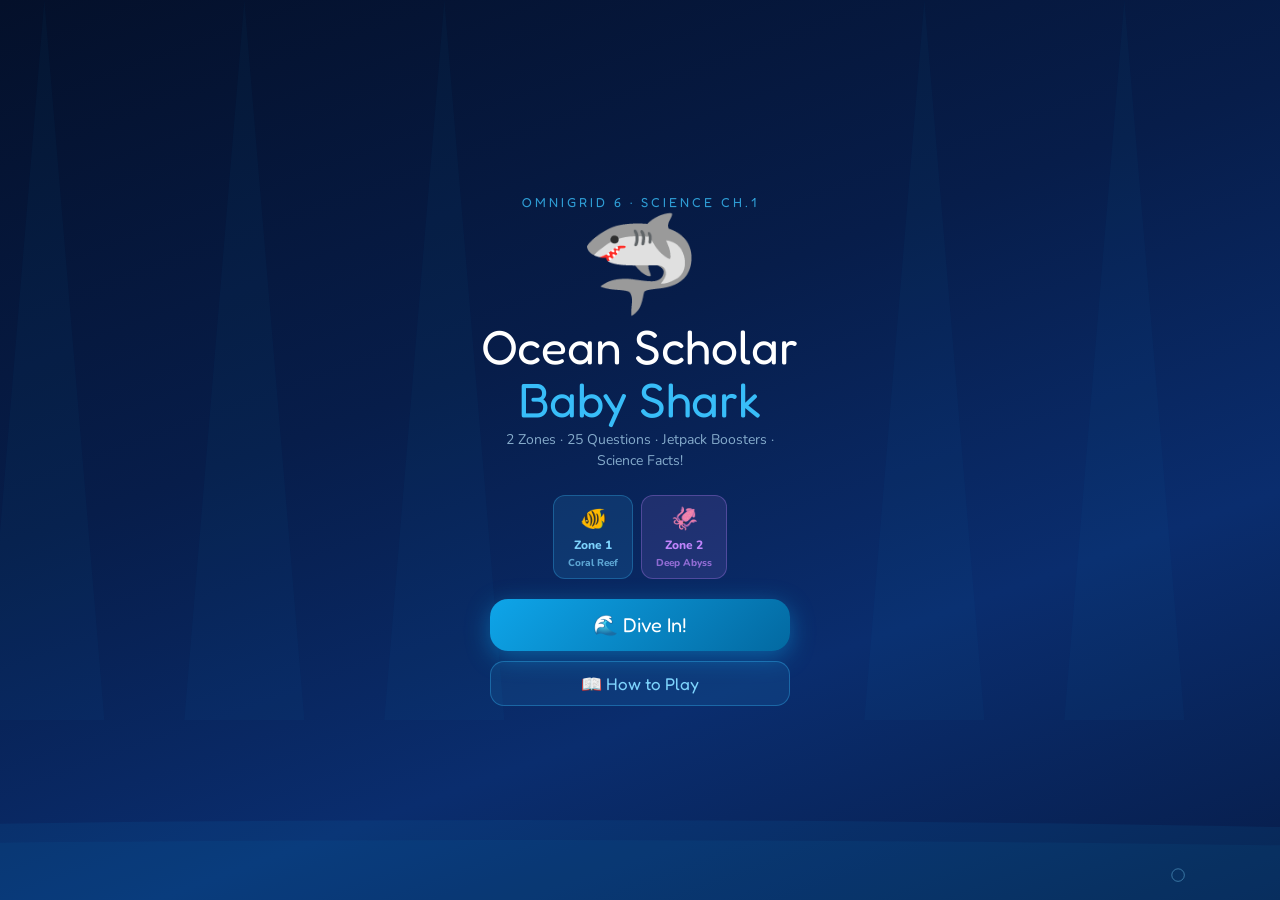
<file: game.html>
<!DOCTYPE html>
<html lang="en">

<head>
  <meta charset="UTF-8">
  <meta name="viewport" content="width=device-width, initial-scale=1.0, maximum-scale=1.0, user-scalable=no">
  <title>Ocean Scholar — Baby Shark | OmniGrid 6</title>
  <link href="https://fonts.googleapis.com/css2?family=Nunito:wght@400;700;800;900&family=Fredoka+One&display=swap"
    rel="stylesheet">
  <style>
    * {
      margin: 0;
      padding: 0;
      box-sizing: border-box
    }

    html,
    body {
      width: 100%;
      height: 100%;
      overflow: hidden;
      background: #071a3c;
      font-family: 'Nunito', sans-serif;
      touch-action: none
    }

    canvas {
      display: block;
      position: fixed;
      inset: 0;
      width: 100%;
      height: 100%;
      z-index: 1;
    }

    /* NAV */
    .topnav {
      position: fixed;
      top: 0;
      left: 0;
      right: 0;
      z-index: 5100;
      display: flex;
      align-items: center;
      gap: 10px;
      padding: 8px 16px;
      background: rgba(7, 26, 60, 0.92);
      backdrop-filter: blur(12px);
      border-bottom: 1px solid rgba(56, 189, 248, 0.2);
    }

    .nav-logo {
      font-family: 'Fredoka One', cursive;
      font-size: 1.1rem;
      color: #38bdf8;
      text-decoration: none;
    }

    .nav-logo span {
      color: #7dd3fc;
    }

    .nav-sep {
      color: rgba(255, 255, 255, 0.3);
    }

    .nav-curr {
      font-family: 'Fredoka One', cursive;
      font-size: 1rem;
      color: white;
    }

    .nav-back {
      margin-left: auto;
      background: rgba(56, 189, 248, 0.15);
      border: 1px solid rgba(56, 189, 248, 0.3);
      color: #7dd3fc;
      padding: 5px 12px;
      border-radius: 16px;
      text-decoration: none;
      font-size: 12px;
      font-weight: 800;
    }

    /* HUD */
    #hud {
      position: fixed;
      top: 52px;
      left: 0;
      right: 0;
      z-index: 5000;
      display: flex;
      justify-content: center;
      gap: 6px;
      padding: 6px 8px;
      pointer-events: none;
      flex-wrap: wrap;
    }

    .hud-pill {
      background: rgba(0, 0, 0, 0.6);
      border: 1px solid rgba(56, 189, 248, 0.25);
      border-radius: 20px;
      padding: 4px 10px;
      color: #e0f2fe;
      font-size: 11px;
      font-weight: 800;
      display: flex;
      align-items: center;
      gap: 4px;
    }

    .hud-pill span {
      color: #fbbf24;
    }

    .hud-pill.lives span {
      color: #f87171;
    }

    .hud-pill.facts span {
      color: #4ade80;
    }

    .hud-pill.zone span {
      color: #c084fc;
    }

    #jetpackHud {
      background: rgba(251, 146, 60, 0.25);
      border-color: rgba(251, 146, 60, 0.5);
      display: none;
    }

    #jetpackHud span {
      color: #fb923c;
    }

    #jetpackBar {
      width: 60px;
      height: 6px;
      background: rgba(255, 255, 255, 0.15);
      border-radius: 3px;
      overflow: hidden;
      margin-left: 2px;
    }

    #jetpackFill {
      height: 100%;
      background: linear-gradient(90deg, #fb923c, #fbbf24);
      border-radius: 3px;
      transition: width 0.1s;
    }

    /* QUESTION BOX */
    #qBox {
      position: fixed;
      bottom: 90px;
      left: 50%;
      transform: translateX(-50%);
      background: rgba(4, 12, 30, 0.97);
      border: 2px solid #38bdf8;
      border-radius: 20px;
      padding: 16px 20px;
      width: min(500px, 93vw);
      z-index: 7000;
      display: none;
      box-shadow: 0 8px 40px rgba(14, 165, 233, 0.3);
    }

    #qBox h3 {
      font-family: 'Fredoka One', cursive;
      color: #38bdf8;
      font-size: 15px;
      margin-bottom: 6px;
      display: flex;
      align-items: center;
      justify-content: space-between;
    }

    .q-zone-badge {
      font-size: 10px;
      background: rgba(192, 132, 252, 0.2);
      border: 1px solid rgba(192, 132, 252, 0.4);
      color: #c084fc;
      border-radius: 8px;
      padding: 2px 8px;
    }

    #qText {
      color: #e0f2fe;
      font-size: 13px;
      line-height: 1.5;
      margin-bottom: 12px;
    }

    #qOpts {
      display: flex;
      flex-direction: column;
      gap: 7px;
    }

    #qOpts button {
      background: rgba(14, 95, 160, 0.3);
      border: 1.5px solid rgba(56, 189, 248, 0.3);
      border-radius: 12px;
      color: #e0f2fe;
      font-family: 'Nunito', sans-serif;
      font-size: 12px;
      font-weight: 700;
      padding: 9px 14px;
      cursor: pointer;
      text-align: left;
      transition: all 0.2s;
    }

    #qOpts button:hover {
      background: rgba(56, 189, 248, 0.2);
    }

    #qOpts button.correct {
      background: rgba(34, 197, 94, 0.25);
      border-color: #22c55e;
      color: #86efac;
    }

    #qOpts button.wrong {
      background: rgba(239, 68, 68, 0.2);
      border-color: #ef4444;
      color: #fca5a5;
    }

    /* FACT POPUP */
    #factPop {
      position: fixed;
      top: 100px;
      left: 50%;
      transform: translateX(-50%) scale(0.9);
      background: rgba(4, 12, 30, 0.97);
      border: 2px solid #fbbf24;
      border-radius: 16px;
      padding: 12px 18px;
      width: min(380px, 88vw);
      text-align: center;
      z-index: 7000;
      display: none;
      animation: popIn .3s cubic-bezier(.34, 1.56, .64, 1) forwards;
      box-shadow: 0 6px 30px rgba(251, 191, 36, 0.25);
    }

    #factPop .fe {
      font-size: 26px;
      margin-bottom: 6px;
    }

    #factPop p {
      color: #fef3c7;
      font-size: 12px;
      line-height: 1.6;
      font-weight: 700;
    }

    @keyframes popIn {
      from {
        transform: translateX(-50%) scale(0.8);
        opacity: 0
      }

      to {
        transform: translateX(-50%) scale(1);
        opacity: 1
      }
    }

    /* JETPACK PICKUP POPUP */
    #jetpackPop {
      position: fixed;
      top: 50%;
      left: 50%;
      transform: translate(-50%, -50%);
      background: linear-gradient(135deg, rgba(251, 146, 60, 0.95), rgba(234, 88, 12, 0.95));
      border: 2px solid #fbbf24;
      border-radius: 20px;
      padding: 20px 30px;
      text-align: center;
      z-index: 7500;
      display: none;
      animation: popIn .3s cubic-bezier(.34, 1.56, .64, 1) forwards;
    }

    #jetpackPop .jp-icon {
      font-size: 48px;
      margin-bottom: 8px;
    }

    #jetpackPop h3 {
      font-family: 'Fredoka One', cursive;
      color: white;
      font-size: 20px;
      margin-bottom: 4px;
    }

    #jetpackPop p {
      color: rgba(255, 255, 255, 0.85);
      font-size: 13px;
    }

    /* LEVEL TRANSITION */
    #levelScreen {
      position: fixed;
      inset: 0;
      z-index: 8500;
      background: rgba(4, 8, 20, 0.97);
      display: none;
      flex-direction: column;
      align-items: center;
      justify-content: center;
      gap: 14px;
      padding: 20px;
    }

    #levelScreen .ls-icon {
      font-size: 60px;
      animation: splashBob 1.5s ease-in-out infinite;
    }

    #levelScreen h2 {
      font-family: 'Fredoka One', cursive;
      font-size: clamp(22px, 5vw, 30px);
      text-align: center;
    }

    #levelScreen p {
      color: #bae6fd;
      font-size: 14px;
      text-align: center;
      max-width: 320px;
      line-height: 1.6;
    }

    .ls-features {
      display: flex;
      gap: 8px;
      flex-wrap: wrap;
      justify-content: center;
    }

    .ls-feat {
      background: rgba(56, 189, 248, 0.1);
      border: 1px solid rgba(56, 189, 248, 0.25);
      border-radius: 10px;
      padding: 6px 14px;
      font-size: 12px;
      font-weight: 800;
      color: #7dd3fc;
    }

    .ls-btn {
      background: linear-gradient(135deg, #0ea5e9, #0369a1);
      border: none;
      border-radius: 14px;
      color: white;
      font-family: 'Fredoka One', cursive;
      font-size: 18px;
      padding: 12px 40px;
      cursor: pointer;
      box-shadow: 0 4px 20px rgba(14, 165, 233, 0.4);
    }

    /* GAME OVER */
    #gameOver {
      position: fixed;
      inset: 0;
      z-index: 8500;
      background: rgba(4, 8, 20, 0.97);
      display: none;
      flex-direction: column;
      align-items: center;
      justify-content: center;
      gap: 10px;
      padding: 20px;
    }

    #gameOver h2 {
      font-family: 'Fredoka One', cursive;
      font-size: 28px;
      color: #f87171;
    }

    .final-score {
      font-family: 'Fredoka One', cursive;
      font-size: 48px;
      color: #fbbf24;
    }

    .stats-row {
      display: flex;
      gap: 10px;
      flex-wrap: wrap;
      justify-content: center;
    }

    .stat-card {
      background: rgba(56, 189, 248, 0.1);
      border: 1px solid rgba(56, 189, 248, 0.25);
      border-radius: 12px;
      padding: 10px 16px;
      text-align: center;
    }

    .stat-card .num {
      font-family: 'Fredoka One', cursive;
      font-size: 22px;
      color: #38bdf8;
    }

    .stat-card .lbl {
      font-size: 10px;
      color: rgba(255, 255, 255, 0.5);
      font-weight: 700;
    }

    .replay-btn {
      background: linear-gradient(135deg, #0ea5e9, #0369a1);
      border: none;
      border-radius: 14px;
      color: white;
      font-family: 'Fredoka One', cursive;
      font-size: 16px;
      padding: 12px 36px;
      cursor: pointer;
      margin-top: 6px;
    }

    /* SPLASH */
    #splash {
      position: fixed;
      inset: 0;
      z-index: 9000;
      background: linear-gradient(160deg, #04102a, #071d4a 40%, #0a2d6e 70%, #071d4a);
      display: flex;
      flex-direction: column;
      align-items: center;
      justify-content: center;
      overflow: hidden;
    }

    #splashCanvas {
      position: absolute;
      inset: 0;
      width: 100%;
      height: 100%;
      pointer-events: none;
      z-index: 1;
    }

    .splash-content {
      position: relative;
      z-index: 2;
      display: flex;
      flex-direction: column;
      align-items: center;
      gap: 0;
      text-align: center;
      padding: 20px;
    }

    .splash-logo {
      font-family: 'Fredoka One', cursive;
      font-size: 13px;
      color: #38bdf8;
      letter-spacing: 3px;
      text-transform: uppercase;
      margin-bottom: 8px;
      opacity: 0.8;
    }

    .splash-shark {
      font-size: clamp(70px, 14vw, 96px);
      animation: splashBob 2s ease-in-out infinite;
      line-height: 1;
      margin-bottom: 6px;
    }

    @keyframes splashBob {

      0%,
      100% {
        transform: translateY(0) rotate(-3deg)
      }

      50% {
        transform: translateY(-14px) rotate(3deg)
      }
    }

    .splash-title {
      font-family: 'Fredoka One', cursive;
      font-size: clamp(26px, 6vw, 48px);
      line-height: 1.1;
      margin-bottom: 4px;
    }

    .splash-title .t1 {
      color: white;
    }

    .splash-title .t2 {
      color: #38bdf8;
    }

    .splash-sub {
      color: rgba(186, 230, 253, 0.7);
      font-size: clamp(11px, 2.5vw, 14px);
      margin-bottom: 24px;
      max-width: 300px;
      line-height: 1.5;
    }

    .splash-zones {
      display: flex;
      gap: 8px;
      margin-bottom: 20px;
      flex-wrap: wrap;
      justify-content: center;
    }

    .zone-chip {
      border-radius: 12px;
      padding: 8px 14px;
      font-size: 12px;
      font-weight: 800;
      display: flex;
      flex-direction: column;
      align-items: center;
      gap: 3px;
    }

    .zone-chip .zc-icon {
      font-size: 22px;
    }

    .zone-chip.z1 {
      background: rgba(56, 189, 248, 0.12);
      border: 1.5px solid rgba(56, 189, 248, 0.3);
      color: #7dd3fc;
    }

    .zone-chip.z2 {
      background: rgba(192, 132, 252, 0.12);
      border: 1.5px solid rgba(192, 132, 252, 0.3);
      color: #c084fc;
    }

    .splash-btns {
      display: flex;
      flex-direction: column;
      gap: 10px;
      align-items: center;
      width: min(300px, 80vw);
    }

    .btn-play {
      width: 100%;
      background: linear-gradient(135deg, #0ea5e9, #0369a1);
      border: none;
      border-radius: 18px;
      color: white;
      font-family: 'Fredoka One', cursive;
      font-size: clamp(16px, 4vw, 20px);
      padding: 14px 0;
      cursor: pointer;
      box-shadow: 0 6px 24px rgba(14, 165, 233, 0.45);
      display: flex;
      align-items: center;
      justify-content: center;
      gap: 8px;
    }

    .btn-how {
      width: 100%;
      background: rgba(56, 189, 248, 0.1);
      border: 1.5px solid rgba(56, 189, 248, 0.35);
      border-radius: 14px;
      color: #7dd3fc;
      font-family: 'Fredoka One', cursive;
      font-size: clamp(14px, 3.5vw, 17px);
      padding: 11px 0;
      cursor: pointer;
      display: flex;
      align-items: center;
      justify-content: center;
      gap: 6px;
    }

    .splash-waves {
      position: absolute;
      bottom: 0;
      left: 0;
      right: 0;
      height: 80px;
      overflow: hidden;
    }

    .splash-waves::before,
    .splash-waves::after {
      content: '';
      position: absolute;
      bottom: 0;
      left: -50%;
      width: 200%;
      height: 80px;
      background: rgba(14, 165, 233, 0.07);
      border-radius: 45% 55% 0 0;
      animation: waveMove 7s linear infinite;
    }

    .splash-waves::after {
      height: 60px;
      background: rgba(14, 165, 233, 0.05);
      animation: waveMove 5s linear infinite reverse;
      animation-delay: -2s;
    }

    @keyframes waveMove {
      0% {
        transform: translateX(0)
      }

      100% {
        transform: translateX(50%)
      }
    }

    /* INSTRUCTIONS */
    #instructions {
      position: fixed;
      inset: 0;
      z-index: 8900;
      background: linear-gradient(160deg, #04102a 0%, #071d4a 100%);
      display: none;
      flex-direction: column;
      align-items: flex-start;
      overflow-y: auto;
      -webkit-overflow-scrolling: touch;
    }

    .inst-nav {
      width: 100%;
      padding: 12px 20px;
      display: flex;
      align-items: center;
      gap: 12px;
      background: rgba(255, 255, 255, 0.04);
      border-bottom: 1px solid rgba(56, 189, 248, 0.15);
      flex-shrink: 0;
    }

    .inst-nav h2 {
      font-family: 'Fredoka One', cursive;
      color: #38bdf8;
      font-size: 1.2rem;
      flex: 1;
      text-align: center;
    }

    .inst-back {
      background: rgba(56, 189, 248, 0.1);
      border: 1.5px solid rgba(56, 189, 248, 0.35);
      border-radius: 10px;
      color: #7dd3fc;
      padding: 7px 16px;
      font-size: 13px;
      font-weight: 800;
      cursor: pointer;
      font-family: 'Nunito', sans-serif;
    }

    .inst-body {
      padding: 20px;
      width: min(560px, 100%);
      margin: 0 auto;
      color: #e0f2fe;
    }

    .inst-section {
      margin-bottom: 20px;
    }

    .inst-section h3 {
      font-family: 'Fredoka One', cursive;
      font-size: 1.1rem;
      color: #38bdf8 !important;
      margin-bottom: 12px;
      display: flex;
      align-items: center;
      gap: 8px;
      border-bottom: 1px solid rgba(56, 189, 248, 0.12);
      padding-bottom: 8px;
    }

    .inst-grid {
      display: grid;
      grid-template-columns: 1fr 1fr;
      gap: 8px;
    }

    .inst-card {
      background: rgba(255, 255, 255, 0.05);
      border: 1px solid rgba(56, 189, 248, 0.15);
      border-radius: 14px;
      padding: 12px 14px;
      display: flex;
      align-items: flex-start;
      gap: 10px;
    }

    .inst-card .ic-icon {
      font-size: 22px;
      flex-shrink: 0;
    }

    .inst-card .ic-title {
      font-size: 13px;
      font-weight: 900;
      color: #e0f2fe;
      margin-bottom: 4px;
    }

    .inst-card .ic-desc {
      font-size: 12px;
      color: rgba(186, 230, 253, 0.85);
      line-height: 1.55;
    }

    .ctrl-chip {
      background: rgba(56, 189, 248, 0.1);
      border: 1px solid rgba(56, 189, 248, 0.25);
      border-radius: 8px;
      padding: 5px 12px;
      color: #7dd3fc;
      font-size: 11px;
      font-weight: 800;
      display: inline-flex;
      align-items: center;
      gap: 5px;
      margin: 3px;
    }

    .ctrl-chip .key {
      background: rgba(255, 255, 255, 0.12);
      border: 1px solid rgba(255, 255, 255, 0.2);
      border-radius: 5px;
      padding: 2px 7px;
      font-size: 10px;
      font-weight: 900;
      color: white;
      font-family: monospace;
    }

    .scoring-table {
      width: 100%;
      border-collapse: collapse;
    }

    .scoring-table td {
      padding: 8px 10px;
      border-bottom: 1px solid rgba(56, 189, 248, 0.1);
      font-size: 13px;
      color: #bae6fd;
    }

    .scoring-table td:first-child {
      font-size: 16px;
      width: 36px;
    }

    .scoring-table td:last-child {
      font-weight: 800;
      color: #fbbf24;
      text-align: right;
    }

    .zone-cards {
      display: grid;
      grid-template-columns: 1fr 1fr;
      gap: 10px;
    }

    .zone-card {
      border-radius: 14px;
      padding: 14px;
      font-size: 12px;
      line-height: 1.6;
      color: #bae6fd;
    }

    .zone-card h4 {
      font-family: 'Fredoka One', cursive;
      font-size: 1rem;
      margin-bottom: 6px;
    }

    .zone-card.z1 {
      background: rgba(56, 189, 248, 0.08);
      border: 1.5px solid rgba(56, 189, 248, 0.25);
    }

    .zone-card.z1 h4 {
      color: #38bdf8;
    }

    .zone-card.z2 {
      background: rgba(192, 132, 252, 0.08);
      border: 1.5px solid rgba(192, 132, 252, 0.25);
    }

    .zone-card.z2 h4 {
      color: #c084fc;
    }

    .zone-card p {
      color: rgba(186, 230, 253, 0.75);
    }

    .inst-start {
      width: 100%;
      background: linear-gradient(135deg, #0ea5e9, #0369a1);
      border: none;
      border-radius: 16px;
      color: white;
      font-family: 'Fredoka One', cursive;
      font-size: 18px;
      padding: 14px;
      cursor: pointer;
      margin-top: 8px;
      margin-bottom: 20px;
    }

    /* SOUND TOGGLE */
    .sound-toggle {
      position: fixed;
      top: 8px;
      right: 70px;
      z-index: 600;
      background: rgba(0, 0, 0, 0.4);
      border: 1px solid rgba(56, 189, 248, 0.25);
      border-radius: 50%;
      width: 36px;
      height: 36px;
      cursor: pointer;
      display: none;
      align-items: center;
      justify-content: center;
      font-size: 16px;
      color: white;
    }

    /* LEVEL UP BANNER */
    #lvlBanner {
      z-index: 6000;
      position: fixed;
      top: 50%;
      left: 50%;
      transform: translate(-50%, -50%);
      background: rgba(14, 165, 233, 0.95);
      border-radius: 20px;
      padding: 16px 36px;
      font-family: 'Fredoka One', cursive;
      font-size: 24px;
      color: white;
      z-index: 150;
      display: none;
      text-align: center;
      box-shadow: 0 8px 40px rgba(14, 165, 233, 0.5);
    }

    /* MOBILE CONTROLS */
    #mControls {
      position: fixed;
      bottom: 16px;
      left: 50%;
      transform: translateX(-50%);
      display: flex;
      gap: 12px;
      z-index: 50;
    }

    #mControls button {
      background: rgba(0, 0, 0, 0.5);
      border: 2px solid rgba(255, 255, 255, 0.2);
      border-radius: 50%;
      color: white;
      font-size: 20px;
      width: 54px;
      height: 54px;
      cursor: pointer;
      display: flex;
      align-items: center;
      justify-content: center;
    }

    #mControls button:active {
      background: rgba(56, 189, 248, 0.3);
    }
  </style>
</head>

<body>

  <nav class="topnav">
    <a class="nav-logo" href="../index.html">OMNI<span>GRID</span></a>
    <span class="nav-sep">›</span>
    <span class="nav-curr">🦈 Ocean Scholar</span>
    <a class="nav-back" href="ch1.html">← Ch.1</a>
  </nav>

  <div id="hud">
    <div class="hud-pill">🏆 <span id="scoreD">0</span></div>
    <div class="hud-pill zone">Zone <span id="zoneD">1</span></div>
    <div class="hud-pill">🌊 Lvl <span id="levelD">1</span></div>
    <div class="hud-pill facts">⭐ <span id="factsD">0</span></div>
    <div class="hud-pill lives">❤️ <span id="livesD">3</span></div>
    <div class="hud-pill" id="jetpackHud">🚀 <span id="jetpackTime">5</span>s <div id="jetpackBar">
        <div id="jetpackFill" style="width:100%"></div>
      </div>
    </div>
  </div>

  <canvas id="gc" style="z-index:1;"></canvas>

  <div id="qBox">
    <h3>🔬 Science Question! <span class="q-zone-badge" id="qZoneBadge">Zone 1</span></h3>
    <p id="qText"></p>
    <div id="qOpts"></div>
  </div>

  <div id="factPop">
    <div class="fe" id="factEmoji">⭐</div>
    <p id="factText"></p>
  </div>

  <div id="jetpackPop">
    <div class="jp-icon">🚀</div>
    <h3>JETPACK BOOSTER!</h3>
    <p>You got a jetpack! Hold UP/Jump to fly high!<br>Lasts 6 seconds — use it wisely! ⚡</p>
  </div>

  <div id="lvlBanner"></div>

  <div id="levelScreen">
    <div class="ls-icon" id="lsIcon">🌊</div>
    <h2 id="lsTitle" style="color:#38bdf8;"></h2>
    <p id="lsDesc"></p>
    <div class="ls-features" id="lsFeats"></div>
    <button class="ls-btn" id="lsBtn" onclick="continueToZone()">Let's Go! 🦈</button>
  </div>

  <div id="gameOver">
    <div style="font-size:52px">🦈</div>
    <h2>Game Over!</h2>
    <div class="final-score" id="finalScore">0</div>
    <div class="stats-row">
      <div class="stat-card">
        <div class="num" id="goZone">1</div>
        <div class="lbl">Zone Reached</div>
      </div>
      <div class="stat-card">
        <div class="num" id="goLevel">1</div>
        <div class="lbl">Level Reached</div>
      </div>
      <div class="stat-card">
        <div class="num" id="goFacts">0</div>
        <div class="lbl">Facts Collected</div>
      </div>
      <div class="stat-card">
        <div class="num" id="goCorrect">0</div>
        <div class="lbl">Correct Answers</div>
      </div>
      <div class="stat-card">
        <div class="num" id="goJetpacks">0</div>
        <div class="lbl">Jetpacks Used</div>
      </div>
    </div>
    <p id="goMsg"></p>
    <button class="replay-btn" onclick="startGame()">🔄 Play Again</button>
    <a href="ch1.html" style="color:#7dd3fc;font-size:13px;font-weight:700;text-decoration:none;margin-top:4px;">← Back
      to Chapter 1</a>
  </div>

  <div id="splash">
    <canvas id="splashCanvas"></canvas>
    <div class="splash-content">
      <div class="splash-logo">OmniGrid 6 · Science Ch.1</div>
      <div class="splash-shark">🦈</div>
      <div class="splash-title">
        <div class="t1">Ocean Scholar</div>
        <div class="t2">Baby Shark</div>
      </div>
      <p class="splash-sub">2 Zones · 25 Questions · Jetpack Boosters · Science Facts!</p>
      <div class="splash-zones">
        <div class="zone-chip z1">
          <div class="zc-icon">🐠</div>
          <div>Zone 1</div>
          <div style="font-size:10px;opacity:0.7;">Coral Reef</div>
        </div>
        <div class="zone-chip z2">
          <div class="zc-icon">🦑</div>
          <div>Zone 2</div>
          <div style="font-size:10px;opacity:0.7;">Deep Abyss</div>
        </div>
      </div>
      <div class="splash-btns">
        <button class="btn-play" onclick="onPlay()">🌊 Dive In!</button>
        <button class="btn-how" onclick="showInstructions()">📖 How to Play</button>
      </div>
    </div>
    <div class="splash-waves"></div>
  </div>

  <div id="instructions">
    <div class="inst-nav">
      <button class="inst-back" onclick="hideInstructions()">← Back</button>
      <h2>How to Play</h2>
      <div style="width:60px"></div>
    </div>
    <div class="inst-body">
      <div class="inst-section">
        <h3>🎮 2 Zones to Master</h3>
        <div class="zone-cards">
          <div class="zone-card z1">
            <h4>🐠 Zone 1 — Coral Reef</h4>
            <p>15 shuffled NCERT questions · Basic Science facts · Jellyfish + rocks · Jetpack boosters spawn every 300
              pts</p>
          </div>
          <div class="zone-card z2">
            <h4>🦑 Zone 2 — Deep Abyss</h4>
            <p>10 harder questions · Rare deep-sea facts · More obstacles · Faster pace · Extra jetpack power!</p>
          </div>
        </div>
      </div>
      <div class="inst-section">
        <h3>🕹️ Controls</h3>
        <div><span class="ctrl-chip"><span class="key">←</span><span class="key">→</span> Move</span><span
            class="ctrl-chip"><span class="key">Space</span><span class="key">↑</span> Jump / Fly</span><span
            class="ctrl-chip">📱 Swipe = Move/Jump</span><span class="ctrl-chip">🔘 On-screen buttons</span></div>
      </div>
      <div class="inst-section">
        <h3>🌊 Collectibles</h3>
        <div class="inst-grid">
          <div class="inst-card">
            <div class="ic-icon">⭐</div>
            <div>
              <div class="ic-title">Golden Star</div>
              <div class="ic-desc">Science fun fact +25 pts</div>
            </div>
          </div>
          <div class="inst-card">
            <div class="ic-icon">🔵</div>
            <div>
              <div class="ic-title">Question Orb</div>
              <div class="ic-desc">Answer correctly +50 pts</div>
            </div>
          </div>
          <div class="inst-card" style="border-color:rgba(251,146,60,0.4);background:rgba(251,146,60,0.08);">
            <div class="ic-icon">🚀</div>
            <div>
              <div class="ic-title" style="color:#fb923c;">Jetpack Booster!</div>
              <div class="ic-desc">Fly high for 6 seconds! Reach hidden platforms!</div>
            </div>
          </div>
          <div class="inst-card">
            <div class="ic-icon">🪸</div>
            <div>
              <div class="ic-title">Coral Platforms</div>
              <div class="ic-desc">Jump on them to avoid obstacles and reach stars!</div>
            </div>
          </div>
        </div>
      </div>
      <div class="inst-section">
        <h3>🏆 Scoring</h3>
        <table class="scoring-table">
          <tr>
            <td>⭐</td>
            <td>Collect a Science fact</td>
            <td>+25</td>
          </tr>
          <tr>
            <td>✅</td>
            <td>Correct answer</td>
            <td>+50</td>
          </tr>
          <tr>
            <td>🚀</td>
            <td>Jetpack collected</td>
            <td>+30</td>
          </tr>
          <tr>
            <td>❌</td>
            <td>Wrong answer</td>
            <td>−1 Life</td>
          </tr>
          <tr>
            <td>🪼</td>
            <td>Hit jellyfish/rock</td>
            <td>−1 Life</td>
          </tr>
          <tr>
            <td>⏱️</td>
            <td>Survival (per level)</td>
            <td>+1–3/sec</td>
          </tr>
        </table>
      </div>
      <div class="inst-section">
        <h3>🚀 Jetpack Tips</h3>
        <div class="inst-card"
          style="border-color:rgba(251,146,60,0.4);background:rgba(251,146,60,0.08);margin-bottom:8px;">
          <div class="ic-icon">💡</div>
          <div>
            <div class="ic-title" style="color:#fb923c;">How to use the Jetpack</div>
            <div class="ic-desc">When active, hold Space / Up Arrow / Tap — the shark shoots upward! Use it to jump over
              large groups of obstacles or reach high platforms with stars!</div>
          </div>
        </div>
      </div>
      <button class="inst-start" onclick="onPlay()">🦈 Start Playing!</button>
    </div>
  </div>

  <button class="sound-toggle" id="soundToggle" onclick="toggleSound()">🔊</button>

  <div id="mControls">
    <button ontouchstart="startLeft()" ontouchend="stopH()" onmousedown="startLeft()" onmouseup="stopH()">◀</button>
    <button ontouchstart="doJump()" onmousedown="doJump()">▲</button>
    <button ontouchstart="startRight()" ontouchend="stopH()" onmousedown="startRight()" onmouseup="stopH()">▶</button>
  </div>

  <script>
    // ════════════════════════════════════════════
    // ZONE 1 — CORAL REEF (15 questions shuffled)
    // ════════════════════════════════════════════
    const ZONE1_Q = [
      { q: "What does the word 'Science' come from?", opts: ["Latin 'Scientia'", "Greek 'Logos'", "French 'Savant'", "Arabic 'Ilm'"], ans: 0, exp: "'Science' comes from Latin 'Scientia' — meaning Knowledge!" },
      { q: "What is the FIRST step of the Scientific Method?", opts: ["Experiment", "Hypothesis", "Observation", "Conclusion"], ans: 2, exp: "Observation is step 1 — notice something using your senses!" },
      { q: "C.V. Raman won the Nobel Prize in which year?", opts: ["1920", "1930", "1945", "1928"], ans: 1, exp: "C.V. Raman won the Nobel Prize in Physics in 1930! First Asian ever!" },
      { q: "Who introduced the concept of ZERO?", opts: ["Newton", "Einstein", "Aryabhata", "Galileo"], ans: 2, exp: "Aryabhata (476 CE) introduced Zero — changed mathematics forever!" },
      { q: "Which branch studies LIVING organisms?", opts: ["Physics", "Geology", "Astronomy", "Biology"], ans: 3, exp: "Biology studies living organisms — plants, animals and microbes!" },
      { q: "What MUST you always wear in a science lab?", opts: ["Sunglasses", "Safety glasses & apron", "Hat", "Gloves only"], ans: 1, exp: "Always wear safety glasses AND apron — safety is top priority!" },
      { q: "A testable prediction in Science is called?", opts: ["Theory", "Law", "Hypothesis", "Fact"], ans: 2, exp: "A Hypothesis is an educated, testable prediction!" },
      { q: "APJ Abdul Kalam is known as?", opts: ["Father of Chemistry", "Missile Man of India", "Space Explorer", "Nuclear Scientist"], ans: 1, exp: "APJ Kalam is the Missile Man of India — led space and defence!" },
      { q: "Chemistry studies?", opts: ["Living things", "Force & energy", "Matter & reactions", "Stars & planets"], ans: 2, exp: "Chemistry studies matter — its composition and chemical reactions!" },
      { q: "What is the LAST step of the Scientific Method?", opts: ["Hypothesis", "Experiment", "Observation", "Conclusion"], ans: 3, exp: "Conclusion — analyse results to see if hypothesis was correct!" },
      { q: "Who founded India's nuclear programme?", opts: ["CV Raman", "Aryabhata", "Homi Bhabha", "Kalam"], ans: 2, exp: "Homi Bhabha! He founded TIFR and BARC for India's nuclear programme." },
      { q: "Physics studies?", opts: ["Living things", "Force, energy & motion", "Chemical reactions", "Earth & rocks"], ans: 1, exp: "Physics studies force, energy, motion and matter!" },
      { q: "What does Geology study?", opts: ["Stars & space", "Earth, rocks & minerals", "Living organisms", "Chemical reactions"], ans: 1, exp: "Geology is the study of Earth — its rocks, minerals and structure!" },
      { q: "Why is a WRONG hypothesis still valuable?", opts: ["It isn't valuable", "It teaches us something new", "It proves the scientist is smart", "It saves time"], ans: 1, exp: "A wrong hypothesis still teaches us something — that is the beauty of science!" },
      { q: "What does Astronomy study?", opts: ["Living organisms", "Chemical reactions", "Stars, planets & space", "Earth's rocks"], ans: 2, exp: "Astronomy studies stars, planets, galaxies and the entire universe!" },
    ];

    const ZONE1_FACTS = [
      { e: "🔬", t: "Science is like a giant jigsaw puzzle — every discovery adds a new piece!" },
      { e: "🏅", t: "C.V. Raman discovered the Raman Effect using very SIMPLE equipment — curiosity is the real tool!" },
      { e: "🔢", t: "Aryabhata calculated Pi = 3.1416 in 476 CE — ancient India was way ahead of its time!" },
      { e: "🚀", t: "APJ Kalam dreamed of flying from childhood — he became India's Missile Man through hard work!" },
      { e: "⚗️", t: "Even a WRONG hypothesis is valuable — science is all about learning from every result!" },
      { e: "💡", t: "The word 'Science' is over 600 years old! It comes from Latin 'Scientia' meaning Knowledge." },
      { e: "🌊", t: "Homi Bhabha founded TIFR in 1945 — paving the way for India's nuclear and scientific research!" },
    ];

    // ════════════════════════════════════════════
    // ZONE 2 — DEEP ABYSS (10 harder questions shuffled)
    // ════════════════════════════════════════════
    const ZONE2_Q = [
      { q: "Ramanujan's main contribution was to which area?", opts: ["Biology", "Number Theory & Mathematics", "Chemical Reactions", "Astronomy"], ans: 1, exp: "Srinivasa Ramanujan was a self-taught genius who transformed Number Theory!" },
      { q: "The Raman Effect explains how light behaves when it passes through?", opts: ["A vacuum", "A transparent substance", "A mirror", "Outer space"], ans: 1, exp: "The Raman Effect explains how light scatters when it passes through a transparent substance — scattering changes its frequency!" },
      { q: "What is the full form of TIFR founded by Homi Bhabha?", opts: ["Tata Institute of Fundamental Research", "Technical Institute For Research", "Tata International Foundation Research", "Total Institute For Research"], ans: 0, exp: "TIFR = Tata Institute of Fundamental Research — India's premier science institution!" },
      { q: "Pi (π) was first accurately calculated in India by?", opts: ["Ramanujan", "Homi Bhabha", "Aryabhata", "CV Raman"], ans: 2, exp: "Aryabhata calculated Pi as 3.1416 around 499 CE — incredibly precise for that era!" },
      { q: "Which of these is NOT a step in the Scientific Method?", opts: ["Observation", "Imagination", "Hypothesis", "Conclusion"], ans: 1, exp: "Imagination is not a formal step — the 6 steps are: Observe, Question, Hypothesise, Experiment, Collect Data, Conclude!" },
      { q: "Aryabhata belonged to which era?", opts: ["200 BCE", "476 CE", "1200 CE", "300 BCE"], ans: 1, exp: "Aryabhata lived around 476–550 CE — he was an ancient Indian mathematical genius!" },
      { q: "A scientist observes ice melting in sun. What is the NEXT step?", opts: ["Write a conclusion", "Form a hypothesis", "Conduct an experiment", "Collect data"], ans: 1, exp: "After observation, the next step is to ask a question and form a hypothesis — why is the ice melting?" },
      { q: "Which scientist is associated with 'BARC' in India?", opts: ["CV Raman", "APJ Kalam", "Homi Bhabha", "Aryabhata"], ans: 2, exp: "BARC (Bhabha Atomic Research Centre) is named after Homi Bhabha, Father of India's nuclear programme!" },
      { q: "What does 'systematic knowledge' mean in the definition of Science?", opts: ["Random facts", "Knowledge collected by guessing", "Organised knowledge gained through observation & method", "Knowledge from books only"], ans: 2, exp: "Systematic means organised and methodical — science is not random, it follows a clear process!" },
      { q: "C.V. Raman was the first Asian Nobel Prize winner in Physics. What was his discovery called?", opts: ["Raman Spectrum", "Raman Effect", "Raman Law", "Raman Theory"], ans: 1, exp: "The Raman Effect (1928) describes how light changes frequency when scattered through a medium — a Nobel-worthy discovery!" },
    ];

    const ZONE2_FACTS = [
      { e: "🦑", t: "The deep ocean is Earth's largest habitat — over 80% of it remains unexplored! Science still has much to discover!" },
      { e: "🔭", t: "Ramanujan had no formal training but independently discovered thousands of mathematical formulas — pure genius!" },
      { e: "⚛️", t: "BARC (Bhabha Atomic Research Centre) was founded in 1954 and powers India's nuclear energy & medicine research today!" },
      { e: "🌌", t: "The Raman Effect helped scientists understand the structure of molecules — it is used in cancer detection today!" },
      { e: "🧮", t: "Aryabhata also proposed that the Earth rotates on its axis in the 5th century CE — 1,000 years before Copernicus!" },
      { e: "🔬", t: "A single drop of ocean water contains millions of microorganisms — biology, chemistry AND physics all at once!" },
      { e: "💎", t: "Homi Bhabha once said: 'No power can stop the march of India's science.' He was right!" },
    ];

    // ════════════════════════════════════════════
    // CANVAS + STATE
    // ════════════════════════════════════════════
    const canvas = document.getElementById('gc');
    const ctx = canvas.getContext('2d');
    function resize() { canvas.width = window.innerWidth; canvas.height = window.innerHeight; }
    window.addEventListener('resize', resize); resize();

    function shuffle(a) { let b = [...a]; for (let i = b.length - 1; i > 0; i--) { const j = Math.floor(Math.random() * (i + 1));[b[i], b[j]] = [b[j], b[i]]; } return b; }

    let G = {};
    function initG(zone = 1) {
      const gY = canvas.height - 85;
      G = {
        running: false, paused: false,
        score: 0, lives: 3, level: 1, zone,
        factsCollected: 0, correctAnswers: 0, jetpacksUsed: 0,
        shark: {
          x: 140, y: gY - 40, vy: 0, vx: 0, w: 58, h: 38, onGround: false, dir: 1, inv: 0,
          jetpack: false, jetpackTimer: 0, jetpackMax: 360
        },
        platforms: [], obstacles: [], collectibles: [],
        particles: [], bubbles: [],
        camX: 0, groundY: gY,
        frame: 0, spawnT: 0, nextJetpackScore: 300,
        qActive: false, factActive: false,
        qPool: [], usedFacts: [],
      };
      // Shuffle questions for this zone on each game start
      G.qPool = zone === 1 ? shuffle(ZONE1_Q) : shuffle(ZONE2_Q);
      G.usedFacts = [];
    }

    // ════════ DRAWING ════════
    function drawBg() {
      const w = canvas.width, h = canvas.height;
      const z2 = G.zone === 2;
      const gr = ctx.createLinearGradient(0, 0, 0, h);
      if (z2) { gr.addColorStop(0, '#050818'); gr.addColorStop(0.5, '#060c20'); gr.addColorStop(1, '#020508'); }
      else { gr.addColorStop(0, '#0e2d5c'); gr.addColorStop(0.5, '#08214a'); gr.addColorStop(1, '#040e24'); }
      ctx.fillStyle = gr; ctx.fillRect(0, 0, w, h);
      // Rays
      ctx.save(); ctx.globalAlpha = z2 ? 0.03 : 0.05;
      for (let i = 0; i < 6; i++) {
        const rx = ((i * 180 - G.camX * 0.08) % (w + 360) + w + 360) % (w + 360) - 180;
        const g2 = ctx.createLinearGradient(rx, 0, rx + 30, h * 0.7);
        g2.addColorStop(0, z2 ? 'rgba(192,132,252,0.8)' : 'rgba(56,189,248,0.8)'); g2.addColorStop(1, 'transparent');
        ctx.fillStyle = g2;
        ctx.beginPath(); ctx.moveTo(rx - 10, 0); ctx.lineTo(rx + 50, h * 0.7); ctx.lineTo(rx - 50, h * 0.7); ctx.closePath(); ctx.fill();
      }
      ctx.restore();
      G.bubbles.forEach(b => {
        ctx.beginPath(); ctx.arc(b.x - G.camX * b.s, b.y, b.r, 0, Math.PI * 2);
        ctx.strokeStyle = `rgba(${z2 ? '192,132,252' : '125,211,252'},${0.15 + b.r * 0.03})`; ctx.lineWidth = 1; ctx.stroke();
      });
    }

    function drawGround() {
      const gY = G.groundY, w = canvas.width, z2 = G.zone === 2;
      ctx.fillStyle = z2 ? '#1a0e2e' : '#9a7a50'; ctx.fillRect(0, gY + 8, w, canvas.height);
      ctx.fillStyle = z2 ? '#2a1545' : '#b5956a'; ctx.fillRect(0, gY + 8, w, 18);
      ctx.save(); ctx.globalAlpha = 0.3; ctx.strokeStyle = z2 ? '#4a2080' : '#c8a87a'; ctx.lineWidth = 1.5;
      for (let i = 0; i < 18; i++) {
        const sx = ((i * 65 - G.camX * 0.25) % (w + 65) + w + 65) % (w + 65) - 65;
        ctx.beginPath(); ctx.ellipse(sx, gY + 16, 16, 3, 0, 0, Math.PI); ctx.stroke();
      }
      ctx.restore();
    }

    function drawPlatforms() {
      G.platforms.forEach(p => {
        const px = p.x - G.camX;
        if (px < -p.w - 10 || px > canvas.width + 10) return;
        const z2 = G.zone === 2;
        const col1 = z2 ? '#4c1d95' : '#0e7490', col2 = z2 ? '#3b0764' : '#0c6a84';
        const pg = ctx.createLinearGradient(px, p.y, px, p.y + p.h);
        pg.addColorStop(0, col1); pg.addColorStop(1, col2);
        ctx.fillStyle = pg; ctx.beginPath(); ctx.roundRect(px, p.y, p.w, p.h, 6); ctx.fill();
        ctx.globalAlpha = 0.25; ctx.fillStyle = z2 ? '#a78bfa' : '#67e8f9';
        ctx.fillRect(px + 6, p.y + 2, p.w - 12, 3); ctx.globalAlpha = 1;
        ctx.font = '14px serif'; ctx.fillText(p.deco || '🪸', px + p.w / 2 - 7, p.y + p.h + 14);
      });
    }

    function drawObstacles() {
      G.obstacles.forEach(o => {
        const ox = o.x - G.camX;
        if (ox < -60 || ox > canvas.width + 60) return;
        const bob = Math.sin(G.frame * 0.05 + o.phase) * 8;
        ctx.save(); ctx.translate(ox, o.y + bob);
        if (o.type === 'jellyfish') {
          const z2 = G.zone === 2;
          const jg = ctx.createRadialGradient(0, -4, 2, 0, -4, o.r);
          jg.addColorStop(0, z2 ? 'rgba(120,40,255,0.9)' : 'rgba(240,100,255,0.85)');
          jg.addColorStop(1, z2 ? 'rgba(60,0,180,0.5)' : 'rgba(190,30,220,0.5)');
          ctx.fillStyle = jg; ctx.beginPath(); ctx.ellipse(0, 0, o.r, o.r * 0.65, 0, 0, Math.PI * 2); ctx.fill();
          ctx.strokeStyle = z2 ? 'rgba(180,100,255,0.5)' : 'rgba(255,180,255,0.4)'; ctx.lineWidth = 1.5; ctx.stroke();
          ctx.strokeStyle = z2 ? 'rgba(140,60,255,0.5)' : 'rgba(210,60,240,0.5)'; ctx.lineWidth = 1.2;
          for (let i = -2; i <= 2; i++) {
            ctx.beginPath(); ctx.moveTo(i * 7, o.r * 0.55);
            ctx.quadraticCurveTo(i * 7 + Math.sin(G.frame * 0.1 + i) * 6, o.r * 0.55 + 14, i * 7, o.r * 0.55 + 24); ctx.stroke();
          }
        } else {
          ctx.fillStyle = '#1e3a5f'; ctx.beginPath(); ctx.ellipse(0, o.r * 0.35, o.r * 1.15, o.r * 0.72, 0, 0, Math.PI * 2); ctx.fill();
          ctx.fillStyle = '#2d5480'; ctx.beginPath(); ctx.ellipse(-4, o.r * 0.18, o.r * 0.82, o.r * 0.55, -0.3, 0, Math.PI * 2); ctx.fill();
        }
        ctx.restore();
      });
    }

    function drawCollectibles() {
      G.collectibles.forEach(c => {
        const cx2 = c.x - G.camX;
        if (cx2 < -30 || cx2 > canvas.width + 30) return;
        const bob = Math.sin(G.frame * 0.09 + c.phase) * 5;
        ctx.save(); ctx.translate(cx2, c.y + bob);
        if (c.type === 'fact') {
          drawStar(0, 0); ctx.fillStyle = 'rgba(255,250,200,0.9)';
          ctx.font = 'bold 10px sans-serif'; ctx.textAlign = 'center'; ctx.textBaseline = 'middle'; ctx.fillText('!', 0, 0.5);
        } else if (c.type === 'question') {
          const og = ctx.createRadialGradient(-4, -4, 0, 0, 0, 15);
          const z2 = G.zone === 2;
          og.addColorStop(0, z2 ? '#c084fc' : '#38bdf8'); og.addColorStop(1, z2 ? '#7c3aed' : '#0284c7');
          ctx.fillStyle = og; ctx.beginPath(); ctx.arc(0, 0, 14, 0, Math.PI * 2); ctx.fill();
          ctx.fillStyle = 'white'; ctx.font = 'bold 13px Fredoka One,cursive';
          ctx.textAlign = 'center'; ctx.textBaseline = 'middle'; ctx.fillText('Q', 0, 1);
        } else if (c.type === 'jetpack') {
          // Jetpack orb — orange glow
          const glow = ctx.createRadialGradient(0, 0, 0, 0, 0, 22);
          glow.addColorStop(0, 'rgba(251,146,60,0.4)'); glow.addColorStop(1, 'transparent');
          ctx.fillStyle = glow; ctx.beginPath(); ctx.arc(0, 0, 22, 0, Math.PI * 2); ctx.fill();
          // Pulsing ring
          const pulse = 0.7 + Math.sin(G.frame * 0.15) * 0.3;
          ctx.strokeStyle = `rgba(251,191,36,${pulse})`; ctx.lineWidth = 2.5;
          ctx.beginPath(); ctx.arc(0, 0, 17, 0, Math.PI * 2); ctx.stroke();
          // Rocket emoji
          ctx.font = '22px serif'; ctx.textAlign = 'center'; ctx.textBaseline = 'middle'; ctx.fillText('🚀', 0, 2);
        }
        ctx.restore();
      });
    }

    function drawStar(cx, cy) {
      const spikes = 5, outerR = 14, innerR = 7;
      let rot = Math.PI / 2 * 3, step = Math.PI / spikes;
      ctx.beginPath();
      for (let i = 0; i < spikes; i++) {
        ctx.lineTo(cx + Math.cos(rot) * outerR, cy + Math.sin(rot) * outerR); rot += step;
        ctx.lineTo(cx + Math.cos(rot) * innerR, cy + Math.sin(rot) * innerR); rot += step;
      }
      ctx.closePath(); ctx.fillStyle = '#fbbf24'; ctx.fill(); ctx.strokeStyle = '#f59e0b'; ctx.lineWidth = 1; ctx.stroke();
    }

    function drawJetpackFlame() {
      const s = G.shark, sx = s.x - G.camX;
      if (!s.jetpack) return;
      ctx.save(); ctx.translate(sx + s.w / 2, s.y + s.h - 4);
      if (s.dir < 0) ctx.scale(-1, 1);
      // Flame
      const flicker = Math.random() * 8;
      const fg = ctx.createLinearGradient(0, 0, 0, 24 + flicker);
      fg.addColorStop(0, 'rgba(251,146,60,0.9)'); fg.addColorStop(0.5, 'rgba(251,191,36,0.7)'); fg.addColorStop(1, 'transparent');
      ctx.fillStyle = fg;
      ctx.beginPath(); ctx.moveTo(-10, 0); ctx.quadraticCurveTo(-5, 16 + flicker, 0, 22 + flicker);
      ctx.quadraticCurveTo(5, 16 + flicker, 10, 0); ctx.closePath(); ctx.fill();
      // Jetpack body
      ctx.fillStyle = '#fb923c'; ctx.fillRect(-14, -8, 10, 18); ctx.fillRect(4, -8, 10, 18);
      ctx.fillStyle = '#fbbf24'; ctx.fillRect(-12, -6, 6, 8); ctx.fillRect(6, -6, 6, 8);
      ctx.restore();
    }

    function drawShark() {
      const s = G.shark, sx = s.x - G.camX;
      ctx.save();
      if (s.inv > 0 && Math.floor(G.frame / 4) % 2 === 0) ctx.globalAlpha = 0.35;
      ctx.translate(sx + s.w / 2, s.y + s.h / 2);
      if (s.dir < 0) ctx.scale(-1, 1);
      const wag = Math.sin(G.frame * 0.22) * 0.18;
      // Jetpack frame
      drawJetpackFlame();
      // Shadow
      ctx.save(); ctx.globalAlpha = 0.15; ctx.fillStyle = '#000';
      ctx.beginPath(); ctx.ellipse(0, s.h / 2 + 4, s.w / 2, 5, 0, 0, Math.PI * 2); ctx.fill(); ctx.restore();
      // Tail
      ctx.fillStyle = '#5294e8'; ctx.save(); ctx.translate(-s.w / 2 + 4, 0); ctx.rotate(wag);
      ctx.beginPath(); ctx.moveTo(0, 0); ctx.lineTo(-18, -13); ctx.lineTo(-18, 13); ctx.closePath(); ctx.fill(); ctx.restore();
      // Body
      const bg = ctx.createRadialGradient(-4, -4, 0, 0, 0, s.w / 2);
      bg.addColorStop(0, '#7bbcf5'); bg.addColorStop(1, '#4a8fd4');
      ctx.fillStyle = bg; ctx.beginPath(); ctx.ellipse(0, 0, s.w / 2, s.h / 2, 0, 0, Math.PI * 2); ctx.fill();
      // Belly
      ctx.fillStyle = '#d6eeff'; ctx.beginPath(); ctx.ellipse(5, 7, s.w / 3, s.h / 3.2, 0.1, 0, Math.PI * 2); ctx.fill();
      // Dorsal fin
      ctx.fillStyle = '#3b82f6'; ctx.beginPath(); ctx.moveTo(0, -s.h / 2); ctx.lineTo(13, -s.h / 2 - 16); ctx.lineTo(20, -s.h / 2 + 2); ctx.closePath(); ctx.fill();
      // Pectoral fin
      ctx.fillStyle = '#5294e8'; ctx.beginPath(); ctx.moveTo(6, 4); ctx.lineTo(20, 12); ctx.lineTo(8, 16); ctx.closePath(); ctx.fill();
      // Eye
      ctx.fillStyle = '#0c2447'; ctx.beginPath(); ctx.arc(s.w / 3, -3, 4.5, 0, Math.PI * 2); ctx.fill();
      ctx.fillStyle = '#1e5a9e'; ctx.beginPath(); ctx.arc(s.w / 3, -3, 2.5, 0, Math.PI * 2); ctx.fill();
      ctx.fillStyle = 'white'; ctx.beginPath(); ctx.arc(s.w / 3 + 1.5, -4.5, 1.5, 0, Math.PI * 2); ctx.fill();
      // Smile
      ctx.strokeStyle = '#0c2447'; ctx.lineWidth = 1.5;
      ctx.beginPath(); ctx.arc(s.w / 3 + 2, 3, 6, 0.2, Math.PI - 0.2); ctx.stroke();
      // Teeth
      ctx.fillStyle = 'white';
      for (let t = 0; t < 3; t++) {
        ctx.beginPath(); ctx.moveTo(s.w / 3 - 2 + t * 4, 3); ctx.lineTo(s.w / 3 + t * 4, 8); ctx.lineTo(s.w / 3 + 2 + t * 4, 3); ctx.closePath(); ctx.fill();
      }
      ctx.restore();
    }

    function drawParticles() {
      G.particles = G.particles.filter(p => p.life > 0);
      G.particles.forEach(p => {
        p.x += p.vx; p.y += p.vy; p.vy += 0.12; p.life--;
        ctx.globalAlpha = p.life / p.maxLife * 0.8; ctx.fillStyle = p.c;
        ctx.beginPath(); ctx.arc(p.x - G.camX, p.y, p.r, 0, Math.PI * 2); ctx.fill();
      }); ctx.globalAlpha = 1;
    }

    function spawnParticles(x, y, c, n = 10) {
      for (let i = 0; i < n; i++) G.particles.push({ x, y, vx: (Math.random() - 0.5) * 6, vy: (Math.random() - 2.5) * 4, r: Math.random() * 5 + 2, c, life: 35, maxLife: 35 });
    }

    // ════════ PHYSICS ════════
    const GRAV = 0.55, JUMP_V = -13.5, JETPACK_V = -6, MOVE_V = 5;

    function updateShark() {
      const s = G.shark;
      if (G.holdLeft) { s.vx = -MOVE_V; s.dir = -1; } else if (G.holdRight) { s.vx = MOVE_V; s.dir = 1; }

      // Jetpack thrust
      if (s.jetpack && s.jetpackTimer > 0 && (G.holdJump)) {
        s.vy = Math.max(s.vy + JETPACK_V * 0.25, -10);
        spawnParticles(s.x + s.w / 2, s.y + s.h, '#fb923c', 1);
      }
      s.vy += GRAV; s.y += s.vy; s.x += s.vx; s.vx *= 0.82;

      // Jetpack timer
      if (s.jetpack) {
        s.jetpackTimer--;
        const pct = s.jetpackTimer / s.jetpackMax * 100;
        document.getElementById('jetpackFill').style.width = pct + '%';
        document.getElementById('jetpackTime').textContent = Math.ceil(s.jetpackTimer / 60);
        if (s.jetpackTimer <= 0) {
          s.jetpack = false;
          document.getElementById('jetpackHud').style.display = 'none';
        }
      }

      // Ground
      if (s.y + s.h >= G.groundY + 10) { s.y = G.groundY + 10 - s.h; s.vy = 0; s.onGround = true; } else { s.onGround = false; }

      // Platforms
      G.platforms.forEach(p => {
        if (s.x + s.w > p.x + 6 && s.x < p.x + p.w - 6 && s.y + s.h > p.y && s.y + s.h < p.y + p.h + 12 && s.vy >= 0) {
          s.y = p.y - s.h; s.vy = 0; s.onGround = true;
        }
      });

      G.camX += (s.x - G.camX - canvas.width / 3.5) * 0.1;

      // Obstacle collision
      if (s.inv <= 0) {
        G.obstacles.forEach(o => {
          const bob = Math.sin(G.frame * 0.05 + o.phase) * 8;
          const dist = Math.hypot(s.x + s.w / 2 - o.x, s.y + s.h / 2 - (o.y + bob));
          if (dist < o.r + s.h / 2 - 8) {
            G.lives--; spawnParticles(s.x + s.w / 2, s.y + s.h / 2, '#f87171', 14);
            s.inv = 130; s.vy = -8; SFX.hit(); updateHUD();
            if (G.lives <= 0) endGame();
          }
        });
      }
      if (s.inv > 0) s.inv--;

      // Collectible collision
      G.collectibles = G.collectibles.filter(c => {
        const dist = Math.hypot(s.x + s.w / 2 - c.x, s.y + s.h / 2 - c.y);
        if (dist < 32) {
          if (c.type === 'fact') { spawnParticles(c.x, c.y, '#fbbf24', 12); collectFact(); }
          else if (c.type === 'question') { spawnParticles(c.x, c.y, '#38bdf8', 12); showQuestion(); }
          else if (c.type === 'jetpack') { spawnParticles(c.x, c.y, '#fb923c', 16); collectJetpack(); }
          return false;
        }
        return true;
      });

      // Abyss
      if (s.y > canvas.height + 120) { s.y = G.groundY - 60; s.vy = 0; G.lives--; updateHUD(); if (G.lives <= 0) endGame(); }
    }

    // ════════ SPAWN ════════
    const Z1DECOS = ['🪸', '🌿', '🐚', '🪸', '🌿'];
    const Z2DECOS = ['🦑', '🪸', '💎', '🦀', '🌑'];

    function spawnWorld() {
      G.spawnT++;
      const edge = G.camX + canvas.width + 250;
      const z2 = G.zone === 2;
      const interval = Math.max(36, (z2 ? 80 : 95) - G.level * 6);

      if (G.spawnT % interval === 0) {
        const last = G.platforms[G.platforms.length - 1];
        const baseY = last ? last.y + (Math.random() - 0.5) * 110 : G.groundY - 120;
        const py = Math.max(G.groundY - 300, Math.min(G.groundY - 55, baseY));
        const decos = z2 ? Z2DECOS : Z1DECOS;
        G.platforms.push({ x: edge + Math.random() * 100, y: py, w: 75 + Math.random() * 90, h: 14, deco: decos[Math.floor(Math.random() * decos.length)] });
      }

      const obstInterval = Math.max(50, (z2 ? 100 : 115) - G.level * 7);
      if (G.spawnT % obstInterval === 0) {
        G.obstacles.push({ x: edge + Math.random() * 160, y: G.groundY - 55 - Math.random() * 130, r: 18 + Math.random() * 14 + (z2 ? 4 : 0), type: Math.random() < 0.55 ? 'jellyfish' : 'rock', phase: Math.random() * Math.PI * 2 });
      }

      if (G.spawnT % 95 === 0 && G.collectibles.length < 5) {
        const lastP = G.platforms[G.platforms.length - 1];
        const cy = lastP ? lastP.y - 45 : G.groundY - 200;
        const r = Math.random();
        let type = r < 0.38 ? 'question' : r < 0.72 ? 'fact' : 'question';
        G.collectibles.push({ x: edge + Math.random() * 130, y: cy, type, phase: Math.random() * Math.PI * 2 });
      }

      // Jetpack spawn
      if (G.score >= G.nextJetpackScore && G.collectibles.filter(c => c.type === 'jetpack').length === 0) {
        const lastP = G.platforms[G.platforms.length - 1];
        const cy = lastP ? lastP.y - 60 : G.groundY - 240;
        G.collectibles.push({ x: edge + 80, y: cy, type: 'jetpack', phase: Math.random() * Math.PI * 2 });
        G.nextJetpackScore += z2 ? 250 : 300;
      }

      // Bubbles
      if (G.frame % 18 === 0) G.bubbles.push({ x: Math.random() * canvas.width + G.camX, y: canvas.height + 8, r: 2 + Math.random() * 5, s: 0.08 + Math.random() * 0.25, vy: 0.9 + Math.random() * 1.3 });
      G.bubbles = G.bubbles.filter(b => { b.y -= b.vy; return b.y > -15; });

      // Cleanup
      const clean = G.camX - 500;
      G.platforms = G.platforms.filter(p => p.x > clean);
      G.obstacles = G.obstacles.filter(o => o.x > clean);
      G.collectibles = G.collectibles.filter(c => c.x > clean);

      // Score + level
      if (G.frame % 28 === 0) { G.score += z2 ? G.level * 2 : G.level; document.getElementById('scoreD').textContent = G.score; }

      const lvlThresh = [0, 300, 650, 1100, 1650, 2400];
      const newLvl = lvlThresh.findIndex(t => G.score < t) - 1;
      if (newLvl > G.level && newLvl <= 5) { G.level = newLvl; updateHUD(); showLevelBanner(G.level); }

      // Zone 2 transition at score 500+ in zone 1
      if (G.zone === 1 && G.score >= 500 && !G._zoneSent) { G._zoneSent = true; transitionToZone2(); }
    }

    function updateHUD() {
      document.getElementById('scoreD').textContent = G.score;
      document.getElementById('levelD').textContent = G.level;
      document.getElementById('zoneD').textContent = G.zone;
      document.getElementById('factsD').textContent = G.factsCollected;
      document.getElementById('livesD').textContent = G.lives;
    }

    function showLevelBanner(lvl) {
      SFX.levelUp();
      const el = document.getElementById('lvlBanner');
      const msgs = ['', 'Deeper Reefs!', 'Mid Ocean!', 'Dark Zone!', 'Midnight Zone!', 'Abyss Master!'];
      el.textContent = '🌊 Level ' + lvl + ' — ' + (msgs[lvl] || '');
      el.style.display = 'block';
      setTimeout(() => el.style.display = 'none', 1800);
    }

    // ════════ JETPACK ════════
    function collectJetpack() {
      const s = G.shark;
      SFX.jetpack();
      s.jetpack = true; s.jetpackTimer = s.jetpackMax;
      G.score += 30; G.jetpacksUsed++; updateHUD();
      document.getElementById('jetpackHud').style.display = 'flex';
      document.getElementById('jetpackFill').style.width = '100%';
      // Show popup briefly
      const jp = document.getElementById('jetpackPop');
      jp.style.display = 'block';
      setTimeout(() => jp.style.display = 'none', 2000);
    }

    // ════════ ZONE TRANSITION ════════
    function transitionToZone2() {
      G.running = false; G.paused = true;
      cancelAnimationFrame(rafId);
      const ls = document.getElementById('levelScreen');
      document.getElementById('lsIcon').textContent = '🦑';
      document.getElementById('lsTitle').innerHTML = '<span style="color:#c084fc;">Zone 2 — Deep Abyss!</span>';
      document.getElementById('lsDesc').textContent = 'You survived the Coral Reef! Now dive into the mysterious Deep Abyss — harder questions, darker waters, and more powerful jetpacks await!';
      document.getElementById('lsFeats').innerHTML =
        '<div class="ls-feat" style="border-color:rgba(192,132,252,0.4);color:#c084fc;">🦑 10 Harder Questions</div>' +
        '<div class="ls-feat" style="border-color:rgba(192,132,252,0.4);color:#c084fc;">💎 Deep Sea Facts</div>' +
        '<div class="ls-feat" style="border-color:rgba(251,146,60,0.4);color:#fb923c;">🚀 Stronger Jetpacks</div>' +
        '<div class="ls-feat" style="border-color:rgba(239,68,68,0.4);color:#f87171;">⚡ Faster Obstacles</div>';
      ls.style.display = 'flex';
    }

    function continueToZone() {
      document.getElementById('levelScreen').style.display = 'none';
      const savedScore = G.score, savedLives = G.lives, savedFacts = G.factsCollected, savedCorrect = G.correctAnswers, savedJP = G.jetpacksUsed;
      initG(2);
      G.score = savedScore; G.lives = savedLives; G.factsCollected = savedFacts;
      G.correctAnswers = savedCorrect; G.jetpacksUsed = savedJP;
      G.nextJetpackScore = G.score + 250;
      const gY = G.groundY;
      G.shark.y = gY - G.shark.h;
      for (let i = 0; i < 7; i++) G.platforms.push({ x: 280 + i * 210, y: gY - 100 - Math.random() * 150, w: 80 + Math.random() * 70, h: 14, deco: Z2DECOS[i % Z2DECOS.length] });
      updateHUD();
      G.running = true;
      gameLoop();
    }

    // ════════ QUESTIONS / FACTS ════════
    let currentQ = null, factTimer = null;

    function showQuestion() {
      if (G.qActive || G.factActive) return;
      G.qActive = true; G.paused = true;
      // Refill pool with fresh shuffle when exhausted
      if (!G.qPool.length) G.qPool = G.zone === 1 ? shuffle(ZONE1_Q) : shuffle(ZONE2_Q);
      currentQ = G.qPool.pop();
      document.getElementById('qZoneBadge').textContent = G.zone === 1 ? 'Zone 1 · Coral Reef' : 'Zone 2 · Deep Abyss';
      document.getElementById('qZoneBadge').style.background = G.zone === 2 ? 'rgba(192,132,252,0.2)' : 'rgba(56,189,248,0.2)';
      document.getElementById('qZoneBadge').style.color = G.zone === 2 ? '#c084fc' : '#38bdf8';
      document.getElementById('qText').textContent = currentQ.q;
      const opts = document.getElementById('qOpts'); opts.innerHTML = '';
      // Shuffle answer options display order
      const shuffled = shuffle(currentQ.opts.map((o, i) => ({ o, i })));
      shuffled.forEach(({ o, i }) => {
        const b = document.createElement('button'); b.textContent = o;
        b.onclick = () => answerQ(i, b, opts, shuffled);
        opts.appendChild(b);
      });
      SFX.question();
      document.getElementById('qBox').style.display = 'block';
    }

    function answerQ(i, btn, opts, shuffled) {
      document.querySelectorAll('#qOpts button').forEach(b => b.onclick = null);
      if (i === currentQ.ans) {
        btn.classList.add('correct'); G.score += 50; G.correctAnswers++; updateHUD(); SFX.correct();
        setTimeout(() => {
          document.getElementById('qBox').style.display = 'none';
          G.qActive = false; G.paused = false;
          showFactPopup({ e: '✅', t: 'Correct! ' + currentQ.exp });
        }, 500);
      } else {
        btn.classList.add('wrong'); SFX.wrong();
        // Highlight correct answer
        document.querySelectorAll('#qOpts button').forEach((b, idx) => {
          if (shuffled[idx].i === currentQ.ans) b.classList.add('correct');
        });
        G.lives--; updateHUD();
        setTimeout(() => {
          document.getElementById('qBox').style.display = 'none';
          G.qActive = false; G.paused = false;
          if (G.lives <= 0) endGame();
        }, 1500);
      }
    }

    function collectFact() {
      if (G.factActive) return;
      G.factActive = true; G.factsCollected++; G.score += 25; updateHUD();
      const pool = G.zone === 1 ? ZONE1_FACTS : ZONE2_FACTS;
      const avail = pool.filter(f => !G.usedFacts.includes(f.t));
      const f = (avail.length ? avail : pool)[Math.floor(Math.random() * (avail.length || pool.length))];
      G.usedFacts.push(f.t);
      showFactPopup(f);
    }

    function showFactPopup(f) {
      G.factActive = true;
      document.getElementById('factEmoji').textContent = f.e;
      document.getElementById('factText').textContent = f.t;
      const fp = document.getElementById('factPop');
      fp.style.display = 'block'; fp.style.animation = 'none'; fp.offsetHeight;
      fp.style.animation = 'popIn .3s cubic-bezier(.34,1.56,.64,1) forwards';
      clearTimeout(factTimer);
      factTimer = setTimeout(() => { fp.style.display = 'none'; G.factActive = false; }, 2800);
    }

    // ════════ CONTROLS ════════
    let rafId = null;
    G.holdLeft = false; G.holdRight = false; G.holdJump = false;

    document.addEventListener('keydown', e => {
      if (e.code === 'ArrowLeft' || e.code === 'KeyA') { G.holdLeft = true; G.shark && (G.shark.dir = -1); }
      if (e.code === 'ArrowRight' || e.code === 'KeyD') { G.holdRight = true; G.shark && (G.shark.dir = 1); }
      if (e.code === 'Space' || e.code === 'ArrowUp') { e.preventDefault(); G.holdJump = true; doJump(); }
    });
    document.addEventListener('keyup', e => {
      if (e.code === 'ArrowLeft' || e.code === 'KeyA') G.holdLeft = false;
      if (e.code === 'ArrowRight' || e.code === 'KeyD') G.holdRight = false;
      if (e.code === 'Space' || e.code === 'ArrowUp') G.holdJump = false;
    });

    function doJump() { if (G.running && !G.paused && G.shark.onGround) { G.shark.vy = JUMP_V; G.shark.onGround = false; SFX.jump(); } }
    function startLeft() { G.holdLeft = true; G.shark && (G.shark.dir = -1); }
    function startRight() { G.holdRight = true; G.shark && (G.shark.dir = 1); }
    function stopH() { G.holdLeft = false; G.holdRight = false; }

    // Touch
    let tX = 0, tY = 0;
    canvas.addEventListener('touchstart', e => { tX = e.touches[0].clientX; tY = e.touches[0].clientY; G.holdJump = true; e.preventDefault(); }, { passive: false });
    canvas.addEventListener('touchend', e => {
      const dx = e.changedTouches[0].clientX - tX, dy = e.changedTouches[0].clientY - tY;
      G.holdJump = false;
      if (Math.abs(dy) > 40 && dy < 0) doJump();
      else if (Math.abs(dx) > 40) {
        if (dx < 0) { G.holdLeft = true; G.shark && (G.shark.dir = -1); setTimeout(() => G.holdLeft = false, 140); }
        else { G.holdRight = true; G.shark && (G.shark.dir = 1); setTimeout(() => G.holdRight = false, 140); }
      } else doJump();
      e.preventDefault();
    }, { passive: false });

    // ════════ GAME LOOP ════════
    function gameLoop() {
      rafId = requestAnimationFrame(gameLoop);
      G.frame++;
      if (!G.paused) { updateShark(); spawnWorld(); }
      drawBg(); drawGround(); drawPlatforms(); drawCollectibles(); drawObstacles(); drawShark(); drawParticles();
      SFX.swim();
    }

    function startGame() {
      ['splash', 'instructions', 'gameOver', 'levelScreen', 'qBox', 'factPop', 'jetpackPop'].forEach(id => {
        const el = document.getElementById(id);
        if (el) el.style.display = 'none';
      });
      document.getElementById('soundToggle').style.display = 'flex';
      if (rafId) { cancelAnimationFrame(rafId); rafId = null; }
      initG(1);
      const gY = G.groundY; G.shark.y = gY - G.shark.h;
      for (let i = 0; i < 7; i++) G.platforms.push({ x: 280 + i * 210, y: gY - 100 - Math.random() * 130, w: 85 + Math.random() * 70, h: 14, deco: Z1DECOS[i % Z1DECOS.length] });
      updateHUD(); G.running = true; G.holdLeft = false; G.holdRight = false; G.holdJump = false;
      gameLoop();
    }

    function endGame() {
      G.running = false; G.paused = false;
      cancelAnimationFrame(rafId);
      ['qBox', 'factPop', 'jetpackPop', 'levelScreen'].forEach(id => { const e = document.getElementById(id); if (e) e.style.display = 'none'; });
      document.getElementById('finalScore').textContent = G.score;
      document.getElementById('goZone').textContent = G.zone;
      document.getElementById('goLevel').textContent = G.level;
      document.getElementById('goFacts').textContent = G.factsCollected;
      document.getElementById('goCorrect').textContent = G.correctAnswers;
      document.getElementById('goJetpacks').textContent = G.jetpacksUsed;
      const msgs = ["Keep practising — Science champions never give up! 💪", "Not bad! You're getting there! 🌊", "Great run! You know your Science well! 🔬", "Excellent! You're a real Ocean Scholar! 🏅", "AMAZING! Science superstar! 🌟"];
      document.getElementById('goMsg').textContent = msgs[Math.min(G.correctAnswers, 4)];
      SFX.gameOver();
      document.getElementById('gameOver').style.display = 'flex';
    }

    // ════════ SOUND ════════
    let audioCtx = null, soundEnabled = true;
    function getAudio() { if (!audioCtx) audioCtx = new (window.AudioContext || window.webkitAudioContext)(); return audioCtx; }
    function playTone(freq, type, dur, vol = 0.3, delay = 0) {
      if (!soundEnabled) return;
      try {
        const ac = getAudio(), osc = ac.createOscillator(), gain = ac.createGain();
        osc.connect(gain); gain.connect(ac.destination);
        osc.type = type; osc.frequency.setValueAtTime(freq, ac.currentTime + delay);
        gain.gain.setValueAtTime(vol, ac.currentTime + delay);
        gain.gain.exponentialRampToValueAtTime(0.001, ac.currentTime + delay + dur);
        osc.start(ac.currentTime + delay); osc.stop(ac.currentTime + delay + dur + 0.05);
      } catch (e) { }
    }
    const SFX = {
      jump() { playTone(300, 'sine', 0.08, 0.25); playTone(500, 'sine', 0.12, 0.2, 0.06); },
      collect() { [523, 659, 784, 1047].forEach((f, i) => playTone(f, 'sine', 0.12, 0.18, i * 0.05)); },
      question() { playTone(440, 'triangle', 0.1, 0.3); playTone(554, 'triangle', 0.12, 0.25, 0.08); playTone(659, 'triangle', 0.18, 0.2, 0.16); },
      correct() { [523, 659, 784, 1047, 1319].forEach((f, i) => playTone(f, 'sine', 0.15, 0.22, i * 0.06)); },
      wrong() { playTone(200, 'sawtooth', 0.15, 0.3); playTone(150, 'sawtooth', 0.2, 0.25, 0.12); },
      hit() { playTone(120, 'square', 0.08, 0.4); playTone(80, 'sawtooth', 0.15, 0.35, 0.07); },
      levelUp() { [261, 329, 392, 523, 659, 784].forEach((f, i) => playTone(f, 'sine', 0.2, 0.2, i * 0.07)); },
      gameOver() { playTone(440, 'sine', 0.3, 0.3); playTone(330, 'sine', 0.3, 0.25, 0.25); playTone(220, 'sine', 0.5, 0.35, 0.5); playTone(110, 'sawtooth', 0.6, 0.3, 0.9); },
      jetpack() { [400, 500, 650, 800].forEach((f, i) => playTone(f, 'sine', 0.1, 0.25, i * 0.04)); playTone(200, 'sine', 0.3, 0.15, 0.18); },
      swim() { if (Math.random() > 0.08) return; playTone(80 + Math.random() * 40, 'sine', 0.06, 0.04); },
      splash() { [110, 165, 220, 330].forEach((f, i) => { try { const ac = getAudio(), osc = ac.createOscillator(), gain = ac.createGain(); osc.connect(gain); gain.connect(ac.destination); osc.type = 'sine'; osc.frequency.setValueAtTime(f, ac.currentTime); gain.gain.setValueAtTime(0, ac.currentTime); gain.gain.linearRampToValueAtTime(0.05, ac.currentTime + 0.5 + i * 0.15); gain.gain.linearRampToValueAtTime(0, ac.currentTime + 3.5); osc.start(ac.currentTime); osc.stop(ac.currentTime + 4); } catch (e) { } }); }
    };
    function toggleSound() { soundEnabled = !soundEnabled; document.getElementById('soundToggle').textContent = soundEnabled ? '🔊' : '🔇'; }

    // ════════ SPLASH ANIMATION ════════
    function initSplashAnim() {
      const sc = document.getElementById('splashCanvas');
      const sctx = sc.getContext('2d');
      sc.width = window.innerWidth; sc.height = window.innerHeight;
      const bubs = Array.from({ length: 28 }, () => ({ x: Math.random() * sc.width, y: sc.height + Math.random() * sc.height, r: 2 + Math.random() * 7, vy: 0.5 + Math.random() * 1.2, s: 0.1 + Math.random() * 0.2 }));
      const fish = Array.from({ length: 4 }, (_, i) => ({ x: -80, y: 80 + i * 80, vx: 0.7 + i * 0.3, wave: Math.random() * Math.PI * 2 }));
      function drawSplash() {
        sctx.clearRect(0, 0, sc.width, sc.height);
        bubs.forEach(b => { b.y -= b.vy; if (b.y < -20) { b.y = sc.height + 10; b.x = Math.random() * sc.width; } sctx.beginPath(); sctx.arc(b.x, b.y, b.r, 0, Math.PI * 2); sctx.strokeStyle = `rgba(125,211,252,${0.15 + b.s})`; sctx.lineWidth = 1; sctx.stroke(); });
        fish.forEach(f => { f.x += f.vx; f.wave += 0.05; f.y += Math.sin(f.wave) * 0.5; if (f.x > sc.width + 100) f.x = -80; sctx.save(); sctx.translate(f.x, f.y); sctx.fillStyle = 'rgba(56,189,248,0.2)'; sctx.beginPath(); sctx.ellipse(0, 0, 18, 9, 0, 0, Math.PI * 2); sctx.fill(); sctx.beginPath(); sctx.moveTo(-18, 0); sctx.lineTo(-28, -8); sctx.lineTo(-28, 8); sctx.closePath(); sctx.fill(); sctx.restore(); });
        sctx.save(); sctx.globalAlpha = 0.03; for (let i = 0; i < 5; i++) { const rx = (i * 200 + (Date.now() * 0.01)) % sc.width; sctx.fillStyle = '#38bdf8'; sctx.beginPath(); sctx.moveTo(rx, 0); sctx.lineTo(rx + 60, sc.height * 0.8); sctx.lineTo(rx - 60, sc.height * 0.8); sctx.closePath(); sctx.fill(); } sctx.restore();
        requestAnimationFrame(drawSplash);
      }
      drawSplash();
    }

    function onPlay() {
      if (audioCtx && audioCtx.state === 'suspended') audioCtx.resume();
      SFX.splash();
      document.getElementById('splash').style.display = 'none';
      document.getElementById('instructions').style.display = 'none';
      document.getElementById('soundToggle').style.display = 'flex';
      startGame();
    }
    function showInstructions() {
      try { SFX.question(); } catch (e) { }
      const el = document.getElementById('instructions');
      if (el) { el.style.display = 'flex'; el.scrollTop = 0; }
    }
    function hideInstructions() { const el = document.getElementById('instructions'); if (el) el.style.display = 'none'; }

    window.addEventListener('load', () => {
      // Set game canvas size
      const gc = document.getElementById('gc');
      if (gc) { gc.width = window.innerWidth; gc.height = window.innerHeight; }
      initSplashAnim();
      // Ensure splash is visible
      const sp = document.getElementById('splash');
      if (sp) { sp.style.display = 'flex'; sp.style.zIndex = '9000'; }
    });
  </script>
</body>

</html>
</file>
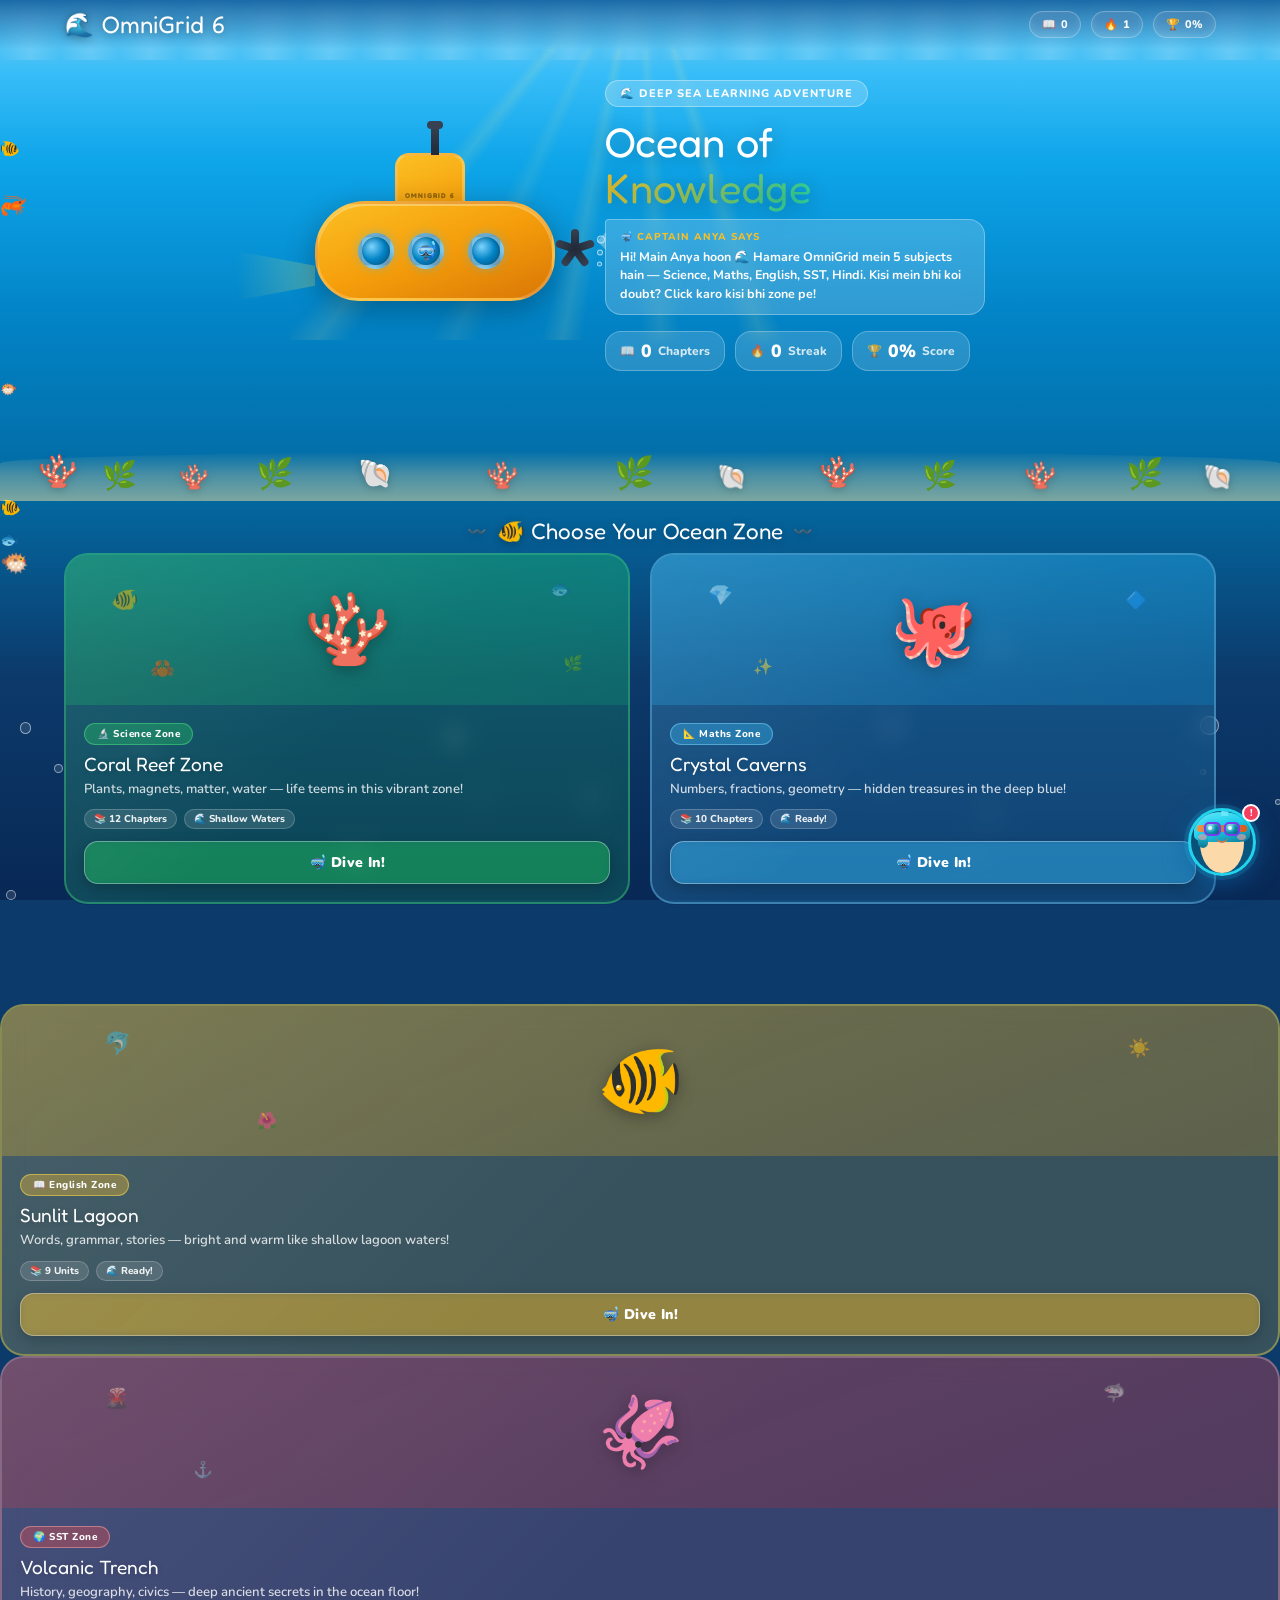
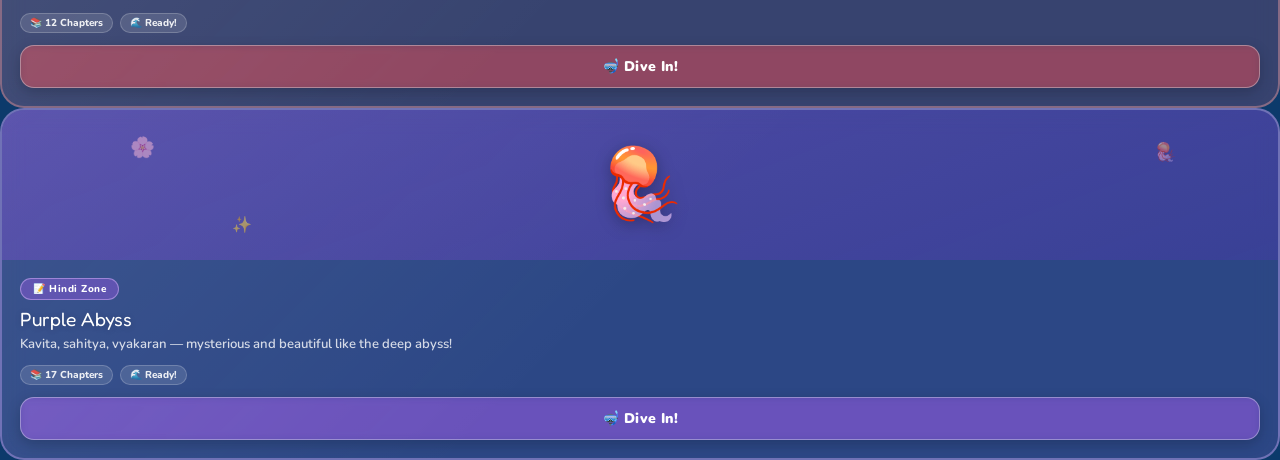
<file: login.html>
<!DOCTYPE html>
<html lang="en">
<head>
<meta charset="UTF-8">
<meta name="viewport" content="width=device-width, initial-scale=1.0">
<title>OmniGrid 6 — Ocean of Knowledge 🌊</title>
<link href="https://fonts.googleapis.com/css2?family=Nunito:wght@400;600;700;800;900&family=Fredoka+One&display=swap" rel="stylesheet">
<style>
/* ═══════════════════════════════════════════════════
   OMNIGRID 6 — UNDERWATER WORLD
   Bright ocean, bubbles, submarine, coral reef zones
═══════════════════════════════════════════════════ */
:root{
  --ocean-deep:#0c3a6b;
  --ocean-mid:#0e5fa0;
  --ocean-surf:#1a8fd1;
  --ocean-light:#38bdf8;
  --sand:#f5e6a3;
  --coral:#ff6b6b;
  --green:#4ade80;
  --yellow:#fbbf24;
  --purple:#c084fc;
  --orange:#fb923c;
  --teal:#2dd4bf;
  --white:#f0f9ff;
  --text:#0c3a6b;
  --muted:#64748b;
}
*{margin:0;padding:0;box-sizing:border-box;}
body{
  font-family:'Nunito',sans-serif;
  background:var(--ocean-deep);
  color:var(--text);
  min-height:100vh;
  overflow-x:hidden;
}

/* ═══ ANIMATED OCEAN BG ═══ */
@keyframes waveAnim{0%,100%{transform:translateX(0)}50%{transform:translateX(-40px)}}
@keyframes bubbleRise{0%{transform:translateY(0) scale(1);opacity:0.7}100%{transform:translateY(-110vh) scale(1.4);opacity:0}}
@keyframes fishSwim{0%{transform:translateX(-120px)}100%{transform:translateX(calc(100vw + 120px))}}
@keyframes jellyFloat{0%,100%{transform:translateY(0) rotate(-3deg)}50%{transform:translateY(-16px) rotate(3deg)}}
@keyframes coralSway{0%,100%{transform:rotate(-4deg)}50%{transform:rotate(4deg)}}
@keyframes seaweedSway{0%,100%{transform:skewX(-6deg)}50%{transform:skewX(6deg)}}
@keyframes sunRays{0%,100%{opacity:0.4;transform:scaleX(1)}50%{opacity:0.7;transform:scaleX(1.05)}}
@keyframes subBob{0%,100%{transform:translateY(0)}50%{transform:translateY(-8px)}}
@keyframes subPropeller{0%{transform:rotate(0deg)}100%{transform:rotate(360deg)}}
@keyframes glowPulse{0%,100%{filter:drop-shadow(0 0 6px rgba(56,189,248,0.5))}50%{filter:drop-shadow(0 0 14px rgba(56,189,248,0.9))}}
@keyframes blink{0%,88%,100%{transform:scaleY(1)}94%{transform:scaleY(0.08)}}
@keyframes waveText{0%,100%{transform:translateY(0)}25%{transform:translateY(-4px)}75%{transform:translateY(4px)}}
@keyframes cardFloat{0%,100%{transform:translateY(0)}50%{transform:translateY(-6px)}}
@keyframes shimmer{0%{background-position:200% center}100%{background-position:-200% center}}
@keyframes ripple{0%{transform:scale(1);opacity:0.6}100%{transform:scale(2.5);opacity:0}}

/* OCEAN GRADIENT */
.ocean-bg{
  position:fixed;inset:0;z-index:0;
  background:linear-gradient(180deg,
    #87CEEB 0%,        /* sky */
    #38bdf8 8%,        /* surface */
    #0ea5e9 18%,       /* shallow */
    #0284c7 35%,       /* mid water */
    #0369a1 55%,       /* deep */
    #0c3a6b 75%,       /* deeper */
    #082855 100%       /* abyss */
  );
}
/* Sun rays from top */
.sun-rays{
  position:fixed;top:-60px;left:50%;transform:translateX(-50%);
  width:700px;height:400px;
  background:conic-gradient(from 160deg at 50% 0%,
    transparent 0deg, rgba(255,243,150,0.12) 3deg, transparent 6deg,
    transparent 14deg, rgba(255,243,150,0.1) 17deg, transparent 20deg,
    transparent 28deg, rgba(255,243,150,0.12) 31deg, transparent 34deg,
    transparent 42deg, rgba(255,243,150,0.08) 45deg, transparent 48deg,
    transparent 56deg, rgba(255,243,150,0.12) 59deg, transparent 62deg
  );
  z-index:1;pointer-events:none;
  animation:sunRays 4s ease-in-out infinite;
}
/* Surface shimmer */
.surface-shimmer{
  position:fixed;top:0;left:0;right:0;height:60px;z-index:2;
  pointer-events:none;
  background:linear-gradient(180deg,rgba(135,206,235,0.8),rgba(56,189,248,0.4),transparent);
}
.surface-shimmer::after{
  content:'';position:absolute;inset:0;
  background:repeating-linear-gradient(90deg,
    transparent 0px,rgba(255,255,255,0.15) 30px,transparent 60px
  );
  animation:waveAnim 3s ease-in-out infinite;
}

/* BUBBLES */
.bubble{
  position:fixed;border-radius:50%;
  border:1.5px solid rgba(255,255,255,0.5);
  background:rgba(255,255,255,0.1);
  z-index:3;pointer-events:none;
  animation:bubbleRise var(--dur,8s) var(--delay,0s) linear infinite;
}

/* FISH */
.fish{
  position:fixed;z-index:4;pointer-events:none;
  font-size:var(--fs,20px);
  animation:fishSwim var(--dur,12s) var(--delay,0s) linear infinite;
  top:var(--top,30%);
}
.fish.flip{transform:scaleX(-1);animation-direction:reverse;}

/* ═══ TOP NAV ═══ */
.topbar{
  position:fixed;top:0;left:0;right:0;z-index:200;
  display:flex;align-items:center;justify-content:space-between;
  padding:10px 5%;
  background:linear-gradient(180deg,rgba(14,95,160,0.9),transparent);
  backdrop-filter:blur(8px);
}
.logo{
  font-family:'Fredoka One',cursive;font-size:1.5rem;
  color:white;
  text-shadow:0 2px 10px rgba(0,0,0,0.3);
  display:flex;align-items:center;gap:8px;
}
.logo-wave{
  display:inline-block;
  animation:waveText 2s ease-in-out infinite;
}
.nav-stats{display:flex;gap:10px;}
.ns-pill{
  background:rgba(255,255,255,0.15);
  backdrop-filter:blur(6px);
  border:1px solid rgba(255,255,255,0.25);
  border-radius:20px;padding:5px 12px;
  font-size:11px;font-weight:800;color:white;
  display:flex;align-items:center;gap:5px;
}

/* ═══ HERO SECTION ═══ */
.hero{
  position:relative;z-index:10;
  padding:80px 5% 0;
  display:flex;align-items:flex-end;justify-content:center;
  gap:30px;flex-wrap:wrap;
  min-height:380px;
}

/* ─── SUBMARINE ─── */
.sub-wrap{
  position:relative;width:280px;height:280px;flex-shrink:0;
  animation:subBob 3s ease-in-out infinite;
  cursor:pointer;
}
/* Sub body */
.sub-body{
  position:absolute;
  width:240px;height:100px;
  background:linear-gradient(160deg,#fbbf24,#f59e0b,#d97706);
  border-radius:50px 50px 44px 44px;
  top:90px;left:20px;
  box-shadow:0 8px 30px rgba(0,0,0,0.3),inset 0 2px 0 rgba(255,255,255,0.3);
  border:3px solid rgba(255,255,255,0.2);
}
/* Sub conning tower */
.sub-tower{
  position:absolute;
  width:70px;height:55px;
  background:linear-gradient(160deg,#fbbf24,#f59e0b);
  border-radius:14px 14px 0 0;
  top:42px;left:100px;
  border:3px solid rgba(255,255,255,0.2);
  border-bottom:none;
}
/* Periscope */
.sub-scope{
  position:absolute;width:8px;height:30px;
  background:linear-gradient(180deg,#374151,#1f2937);
  border-radius:4px 4px 0 0;
  top:14px;left:50%;transform:translateX(-50%);
}
.sub-scope::before{
  content:'';position:absolute;top:-4px;left:-4px;
  width:16px;height:8px;
  background:#374151;border-radius:4px;
}
/* Porthole windows */
.sub-port{
  position:absolute;
  width:36px;height:36px;border-radius:50%;
  background:radial-gradient(circle at 35% 35%,#7dd3fc,#0284c7,#0c4a6e);
  border:4px solid rgba(255,255,255,0.4);
  box-shadow:0 0 10px rgba(56,189,248,0.4),inset 0 2px 4px rgba(0,0,0,0.2);
  top:50%;transform:translateY(-50%);
  animation:glowPulse 3s ease-in-out infinite;
}
.sub-port.p1{left:40px;}
.sub-port.p2{left:90px;}
.sub-port.p3{left:150px;}
/* Anya visible in center porthole */
.sub-port.p2::before{
  content:'🤿';
  position:absolute;top:50%;left:50%;
  transform:translate(-50%,-50%);
  font-size:18px;
}
/* Propeller */
.sub-prop-wrap{
  position:absolute;right:-22px;top:50%;transform:translateY(-50%);
  width:44px;height:44px;
}
.sub-prop{
  width:44px;height:44px;
  position:relative;
  animation:subPropeller 0.4s linear infinite;
}
.sub-blade{
  position:absolute;width:8px;height:20px;
  background:linear-gradient(180deg,#374151,#1f2937);
  border-radius:4px;left:50%;transform-origin:50% 100%;
  margin-left:-4px;
}
.sub-blade:nth-child(1){transform:rotate(0deg);}
.sub-blade:nth-child(2){transform:rotate(72deg);}
.sub-blade:nth-child(3){transform:rotate(144deg);}
.sub-blade:nth-child(4){transform:rotate(216deg);}
.sub-blade:nth-child(5){transform:rotate(288deg);}
/* Bubble trail from propeller */
.sub-trail{
  position:absolute;right:-30px;top:50%;transform:translateY(-50%);
  display:flex;flex-direction:column;gap:6px;
}
.sub-trail-b{
  width:8px;height:8px;border-radius:50%;
  border:1.5px solid rgba(255,255,255,0.6);
  background:rgba(255,255,255,0.1);
  animation:bubbleRise 2s linear infinite;
}
.sub-trail-b:nth-child(2){animation-delay:0.5s;width:6px;height:6px;}
.sub-trail-b:nth-child(3){animation-delay:1s;width:5px;height:5px;}
/* Depth meter on tower */
.sub-tower::after{
  content:'OMNIGRID 6';
  position:absolute;bottom:8px;left:50%;transform:translateX(-50%);
  font-size:7px;font-weight:900;color:rgba(0,0,0,0.4);
  font-family:'Fredoka One',cursive;letter-spacing:1px;white-space:nowrap;
}
/* Headlight beam */
.sub-light{
  position:absolute;
  left:-60px;top:50%;
  width:80px;height:50px;
  background:linear-gradient(90deg,transparent,rgba(255,243,100,0.25));
  clip-path:polygon(100% 30%,0% 0%,0% 100%,100% 70%);
  animation:sunRays 2s ease-in-out infinite;
}

/* Hero text beside sub */
.hero-text{
  flex:1;min-width:240px;max-width:380px;
  padding-bottom:20px;
}
.hero-badge{
  display:inline-flex;align-items:center;gap:6px;
  background:rgba(255,255,255,0.2);
  backdrop-filter:blur(8px);
  border:1px solid rgba(255,255,255,0.35);
  border-radius:20px;padding:5px 14px;
  font-size:11px;font-weight:800;color:white;
  letter-spacing:1px;text-transform:uppercase;
  margin-bottom:12px;
}
.hero-title{
  font-family:'Fredoka One',cursive;
  font-size:2.6rem;line-height:1.1;
  color:white;
  text-shadow:0 3px 20px rgba(0,0,0,0.3);
  margin-bottom:8px;
}
.hero-title span{
  background:linear-gradient(135deg,#fbbf24,#34d399,#38bdf8);
  -webkit-background-clip:text;-webkit-text-fill-color:transparent;
  background-clip:text;
  background-size:200% auto;
  animation:shimmer 3s linear infinite;
}
.hero-sub{
  color:rgba(255,255,255,0.8);font-size:0.95rem;
  line-height:1.6;margin-bottom:16px;
  font-weight:600;
}
/* Anya speech from sub */
.sub-speech{
  background:rgba(255,255,255,0.18);
  backdrop-filter:blur(10px);
  border:1.5px solid rgba(255,255,255,0.3);
  border-radius:4px 16px 16px 16px;
  padding:10px 14px;
  font-size:12.5px;font-weight:700;
  color:white;line-height:1.5;
  margin-bottom:16px;
  position:relative;
}
.sub-speech::before{
  content:'';position:absolute;
  left:-9px;top:12px;
  border:9px solid transparent;
  border-right-color:rgba(255,255,255,0.3);
  border-left:none;
}
.sub-speech .sname{
  font-size:10px;font-weight:800;
  color:#fbbf24;text-transform:uppercase;
  letter-spacing:1px;display:block;margin-bottom:3px;
}
/* Stats row */
.hero-stats{display:flex;gap:10px;flex-wrap:wrap;}
.hstat{
  background:rgba(255,255,255,0.15);
  backdrop-filter:blur(6px);
  border:1px solid rgba(255,255,255,0.25);
  border-radius:16px;padding:7px 14px;
  font-size:12px;font-weight:800;color:rgba(255,255,255,0.8);
  display:flex;align-items:center;gap:6px;
}
.hstat-val{font-size:1.1rem;font-weight:900;color:white;}

/* ═══ OCEAN FLOOR DECO ═══ */
.ocean-floor{
  position:relative;z-index:8;
  margin-top:30px;
  height:80px;
  overflow:hidden;
}
.floor-sand{
  position:absolute;bottom:0;left:0;right:0;height:50px;
  background:linear-gradient(180deg,transparent,rgba(245,230,163,0.3),rgba(245,230,163,0.5));
  border-radius:60% 60% 0 0/30% 30% 0 0;
}
.coral-deco{
  position:absolute;bottom:8px;
  font-size:var(--fs,28px);
  animation:coralSway var(--dur,3s) ease-in-out infinite;
  transform-origin:bottom center;
  filter:drop-shadow(0 2px 4px rgba(0,0,0,0.2));
}
.seaweed-deco{
  position:absolute;bottom:6px;
  font-size:var(--fs,32px);
  animation:seaweedSway var(--dur,4s) ease-in-out infinite;
  transform-origin:bottom center;
}

/* ═══ SECTION TITLE ═══ */
.section-title{
  position:relative;z-index:10;
  text-align:center;
  padding:16px 5% 8px;
  font-family:'Fredoka One',cursive;
  font-size:1.4rem;color:white;
  text-shadow:0 2px 10px rgba(0,0,0,0.3);
  display:flex;align-items:center;justify-content:center;gap:10px;
}
.section-title::before,.section-title::after{
  content:'〰️';font-size:1rem;opacity:0.6;
}

/* ═══ SUBJECT ZONE CARDS ═══ */
.grid-container{
  position:relative;z-index:10;
  display:grid;
  grid-template-columns:repeat(auto-fit,minmax(220px,1fr));
  gap:20px;
  padding:0 5% 100px;
  max-width:1300px;margin:0 auto;
}

.zone-card{
  background:var(--zone-bg,rgba(255,255,255,0.12));
  backdrop-filter:blur(12px);
  border:2px solid var(--zone-border,rgba(255,255,255,0.25));
  border-radius:24px;
  overflow:hidden;
  display:flex;flex-direction:column;
  cursor:pointer;
  transition:transform 0.3s,box-shadow 0.3s;
  animation:cardFloat var(--float-dur,4s) ease-in-out infinite;
  position:relative;
}
.zone-card::before{/* inner shimmer */
  content:'';position:absolute;inset:0;
  background:linear-gradient(135deg,rgba(255,255,255,0.08),transparent 50%);
  border-radius:22px;pointer-events:none;
}
.zone-card:hover{
  transform:translateY(-10px) scale(1.02);
  box-shadow:0 20px 50px rgba(0,0,0,0.35),0 0 0 2px var(--zone-glow,rgba(255,255,255,0.4));
}

/* Zone illustration area */
.zone-scene{
  height:150px;position:relative;overflow:hidden;
  display:flex;align-items:center;justify-content:center;
  background:var(--scene-bg,rgba(0,0,0,0.1));
}
.zone-emoji-big{
  font-size:70px;
  filter:drop-shadow(0 4px 8px rgba(0,0,0,0.3));
  animation:jellyFloat var(--jf,3s) ease-in-out infinite;
  position:relative;z-index:2;
}
/* Deco elements in scene */
.scene-deco{
  position:absolute;font-size:var(--fs,18px);
  opacity:0.5;animation:jellyFloat var(--dur,4s) ease-in-out infinite;
}

/* Zone content */
.zone-body{padding:16px 18px 18px;flex:1;display:flex;flex-direction:column;justify-content:space-between;}
.zone-badge{
  display:inline-flex;align-items:center;gap:5px;
  padding:3px 12px;border-radius:20px;
  font-size:10px;font-weight:800;letter-spacing:0.5px;
  color:white;width:fit-content;margin-bottom:7px;
  background:var(--badge-bg,rgba(255,255,255,0.2));
  border:1px solid rgba(255,255,255,0.3);
}
.zone-name{
  font-family:'Fredoka One',cursive;
  font-size:1.2rem;color:white;
  text-shadow:0 1px 6px rgba(0,0,0,0.2);
  margin-bottom:4px;
}
.zone-desc{
  color:rgba(255,255,255,0.8);
  font-size:0.82rem;line-height:1.5;
  font-weight:600;margin-bottom:10px;
}
.zone-meta{
  display:flex;gap:7px;flex-wrap:wrap;margin-bottom:12px;
}
.zone-pill{
  background:rgba(255,255,255,0.12);
  border:1px solid rgba(255,255,255,0.2);
  border-radius:10px;padding:2px 9px;
  font-size:10px;font-weight:800;color:rgba(255,255,255,0.9);
  display:flex;align-items:center;gap:4px;
}
.dive-btn{
  display:block;text-align:center;padding:11px;
  border-radius:14px;font-family:'Nunito',sans-serif;
  font-weight:900;font-size:0.88rem;color:white;
  text-decoration:none;border:none;cursor:pointer;
  transition:all 0.25s;letter-spacing:0.3px;
  background:var(--btn-bg,rgba(255,255,255,0.25));
  border:1.5px solid rgba(255,255,255,0.35);
  box-shadow:0 4px 14px rgba(0,0,0,0.2);
  backdrop-filter:blur(4px);
}
.dive-btn:hover{
  transform:translateY(-2px);
  box-shadow:0 8px 24px rgba(0,0,0,0.3);
  background:var(--btn-hover,rgba(255,255,255,0.35));
}
.dive-btn-locked{
  display:block;text-align:center;padding:11px;
  border-radius:14px;font-family:'Nunito',sans-serif;
  font-weight:800;font-size:0.88rem;
  background:rgba(0,0,0,0.15);
  color:rgba(255,255,255,0.4);
  border:1.5px solid rgba(255,255,255,0.1);
  cursor:not-allowed;
}
/* Lock bubble overlay */
.zone-lock-overlay{
  position:absolute;inset:0;
  background:rgba(0,0,0,0.25);
  backdrop-filter:blur(2px);
  display:flex;align-items:center;justify-content:center;
  z-index:3;border-radius:22px;
}
.zone-lock-badge{
  background:rgba(0,0,0,0.5);
  border:2px solid rgba(255,255,255,0.2);
  border-radius:14px;padding:8px 16px;
  font-size:12px;font-weight:800;color:white;
  display:flex;align-items:center;gap:6px;
}

/* ═══ SUBMARINE TRAVEL ANIMATION ═══ */
.sub-travel-wrap{
  position:fixed;inset:0;z-index:300;
  pointer-events:none;display:none;
}
.sub-travel-wrap.active{display:block;}
.sub-travel-vehicle{
  position:absolute;
  width:180px;height:70px;
  transition:none;
}
.stv-body{
  width:160px;height:65px;
  background:linear-gradient(160deg,#fbbf24,#f59e0b);
  border-radius:35px 35px 30px 30px;
  position:relative;
  box-shadow:0 6px 20px rgba(0,0,0,0.4);
}
.stv-tower{
  position:absolute;top:-28px;left:55px;
  width:45px;height:32px;
  background:linear-gradient(160deg,#fbbf24,#f59e0b);
  border-radius:8px 8px 0 0;
}
.stv-port{
  position:absolute;top:50%;transform:translateY(-50%);
  width:26px;height:26px;border-radius:50%;
  background:radial-gradient(circle at 35% 35%,#7dd3fc,#0284c7);
  border:3px solid rgba(255,255,255,0.4);
}
.stv-port.sp1{left:20px;}
.stv-port.sp2{left:55px;}
.stv-port.sp3{left:100px;}
.stv-port.sp2::before{content:'🤿';position:absolute;top:50%;left:50%;transform:translate(-50%,-50%);font-size:14px;}
.stv-bubbles{
  position:absolute;right:-16px;top:50%;transform:translateY(-50%);
}
.stv-bub{
  width:8px;height:8px;border-radius:50%;
  border:1.5px solid rgba(255,255,255,0.7);
  position:absolute;
  animation:bubbleRise 1s linear infinite;
}

/* Travel overlay */
.travel-overlay{
  position:fixed;inset:0;z-index:290;
  background:rgba(14,95,160,0.0);
  pointer-events:none;
  transition:background 0.4s;
}
.travel-overlay.active{background:rgba(14,95,160,0.5);pointer-events:none;}

/* Travel toast */
.travel-toast{
  position:fixed;top:50%;left:50%;transform:translate(-50%,-50%);
  background:rgba(255,255,255,0.95);
  border-radius:20px;padding:20px 28px;text-align:center;
  z-index:400;display:none;
  box-shadow:0 12px 50px rgba(0,0,0,0.3);
  min-width:240px;
  animation:toastIn 0.35s cubic-bezier(0.34,1.56,0.64,1) both;
}
.travel-toast.show{display:block;}
@keyframes toastIn{from{opacity:0;transform:translate(-50%,-50%) scale(0.8)}to{opacity:1;transform:translate(-50%,-50%) scale(1)}}
.tt-emoji{font-size:3rem;margin-bottom:6px;}
.tt-title{font-family:'Fredoka One',cursive;font-size:1.1rem;color:var(--ocean-deep);}
.tt-sub{font-size:11px;color:var(--muted);margin-top:3px;}
.tt-bar{height:5px;background:#e2e8f0;border-radius:3px;margin:10px 0;overflow:hidden;}
.tt-fill{height:100%;background:linear-gradient(90deg,#38bdf8,#0ea5e9,#22c55e);border-radius:3px;animation:ttLoad 1.5s ease forwards;}
@keyframes ttLoad{from{width:0}to{width:100%}}

/* ═══ MINI ANYA + CHAT TRIGGER ═══ */
#chat-trigger{
  position:fixed;bottom:24px;right:24px;
  width:68px;height:68px;cursor:pointer;z-index:1000;
  transition:transform 0.3s;
}
#chat-trigger:hover{transform:scale(1.1);}
@keyframes bubbleBtn{0%,100%{box-shadow:0 0 0 0 rgba(56,189,248,0.4)}50%{box-shadow:0 0 0 12px rgba(56,189,248,0)}}
.mini-anya{
  width:68px;height:68px;border-radius:50%;
  background:linear-gradient(160deg,#0c4a6e,#075985);
  position:relative;overflow:hidden;
  border:3px solid #22d3ee;
  box-shadow:0 0 0 4px rgba(34,211,238,0.15),0 6px 24px rgba(14,95,160,0.7);
  animation:bubbleBtn 2.5s ease-in-out infinite;
}
/* face skin */
.mini-anya::before{
  content:'';position:absolute;bottom:0;left:50%;transform:translateX(-50%);
  width:44px;height:50px;background:#fcd9a8;
  border-radius:42% 42% 48% 48%/40% 40% 60% 60%;
}
/* teal hair */
.mh{
  position:absolute;top:1px;left:50%;transform:translateX(-50%);
  width:56px;height:30px;
  background:linear-gradient(160deg,#67e8f9,#22d3ee,#0e7490);
  border-radius:50% 50% 20% 20%;z-index:2;
}
/* hair strand over ear */
.mh::before{
  content:'';position:absolute;bottom:-6px;left:4px;
  width:10px;height:16px;
  background:linear-gradient(180deg,#22d3ee,#0e7490);
  border-radius:4px 0 8px 8px;
}
/* ahoge */
.mh::after{
  content:'';position:absolute;top:-8px;left:50%;transform:translateX(-10%);
  width:7px;height:12px;
  background:#67e8f9;border-radius:3px 3px 0 0;
  animation:hairWave 2s ease-in-out infinite;
  transform-origin:bottom center;
}
/* diver goggles band */
.mb{
  position:absolute;top:14px;left:50%;transform:translateX(-50%);
  width:50px;height:7px;
  background:linear-gradient(90deg,#fb923c,#ea580c);
  border-radius:3px;z-index:4;
}
/* goggle lenses */
.me{
  position:absolute;top:11px;left:50%;transform:translateX(-50%);
  width:36px;display:flex;gap:3px;z-index:5;
}
.mey{
  flex:1;height:14px;
  background:radial-gradient(circle at 32% 32%,#a5f3fc,#0891b2,#0c4a6e);
  border-radius:5px;
  border:2px solid #7c3aed;
  position:relative;
  box-shadow:0 0 6px rgba(14,165,233,0.5),inset 0 1px 2px rgba(255,255,255,0.3);
}
.mey::after{
  content:'';position:absolute;top:2px;left:2px;
  width:4px;height:4px;background:rgba(255,255,255,0.8);border-radius:50%;
}
/* smile */
.mnotif-smile{
  position:absolute;top:26px;left:50%;transform:translateX(-50%);
  width:12px;height:6px;
  border-bottom:2.5px solid #c27a50;
  border-radius:0 0 8px 8px;z-index:5;
}
/* cheek blush */
.mblush-l,.mblush-r{
  position:absolute;top:23px;
  width:9px;height:6px;
  background:rgba(252,165,165,0.6);border-radius:50%;z-index:4;
}
.mblush-l{left:7px;}.mblush-r{right:7px;}
.notif{position:absolute;top:-4px;right:-4px;width:18px;height:18px;background:#f43f5e;border-radius:50%;font-size:10px;font-weight:800;display:flex;align-items:center;justify-content:center;color:white;border:2px solid white;animation:pulse2 2s infinite;}
@keyframes pulse2{0%,100%{transform:scale(1)}50%{transform:scale(1.25)}}

/* ═══ CHAT WINDOW — OCEAN THEME ═══ */
#chat-window{
  position:fixed;bottom:106px;right:24px;width:360px;
  border-radius:22px;overflow:hidden;
  box-shadow:0 16px 50px rgba(0,0,0,0.4),0 0 0 2px rgba(56,189,248,0.2);
  z-index:999;display:none;flex-direction:column;
  max-height:600px;
  animation:chatSlide 0.3s cubic-bezier(0.34,1.56,0.64,1);
}
#chat-window.open{display:flex;}
@keyframes chatSlide{from{opacity:0;transform:translateY(30px) scale(0.9)}to{opacity:1;transform:translateY(0) scale(1)}}

/* Chat header — ocean surface */
.cw-header{
  background:linear-gradient(135deg,#0e5fa0,#0369a1,#0284c7);
  padding:13px 16px;display:flex;align-items:center;
  justify-content:space-between;flex-shrink:0;
  position:relative;overflow:hidden;
  border-bottom:1px solid rgba(56,189,248,0.3);
}
.cw-header::before{/* wave pattern */
  content:'';position:absolute;bottom:0;left:0;right:0;height:6px;
  background:repeating-linear-gradient(90deg,
    rgba(56,189,248,0.3) 0px, rgba(56,189,248,0.3) 8px,
    transparent 8px, transparent 16px
  );
}
.cw-header::after{
  content:'🌊 DEEP SEA COMMS';
  position:absolute;top:5px;right:48px;
  font-size:8px;font-weight:800;letter-spacing:1.5px;
  color:rgba(255,255,255,0.4);font-family:'Nunito',sans-serif;
}
.cw-hl{display:flex;align-items:center;gap:10px;position:relative;z-index:1;}
.cw-face{
  width:42px;height:42px;border-radius:50%;
  border:2.5px solid #22d3ee;
  background:linear-gradient(160deg,#0c4a6e,#075985);
  position:relative;overflow:hidden;flex-shrink:0;
  box-shadow:0 0 14px rgba(34,211,238,0.4);
}
.cw-face::before{content:'';position:absolute;bottom:0;left:50%;transform:translateX(-50%);width:28px;height:32px;background:#fcd9a8;border-radius:42% 42% 48% 48%/40% 40% 60% 60%;}
/* teal hair */
.cfh{position:absolute;top:1px;left:50%;transform:translateX(-50%);width:36px;height:18px;background:linear-gradient(160deg,#67e8f9,#22d3ee,#0e7490);border-radius:50% 50% 20% 20%;z-index:2;}
/* goggle band */
.cfb{position:absolute;top:10px;left:50%;transform:translateX(-50%);width:34px;height:5px;background:linear-gradient(90deg,#fb923c,#ea580c);border-radius:2px;z-index:4;}
/* goggles */
.cfe{position:absolute;top:8px;left:50%;transform:translateX(-50%);width:26px;display:flex;gap:2px;z-index:5;}
.cfey{flex:1;height:11px;background:radial-gradient(circle at 32% 32%,#a5f3fc,#0891b2,#0c4a6e);border-radius:3px;border:1.5px solid #7c3aed;position:relative;box-shadow:0 0 4px rgba(14,165,233,0.4);}
.cfey::after{content:'';position:absolute;top:2px;left:2px;width:3px;height:3px;background:rgba(255,255,255,0.8);border-radius:50%;}
.cw-info h4{color:white;font-size:14px;font-weight:800;margin:0;font-family:'Fredoka One',cursive;letter-spacing:0.5px;}
.cw-info p{color:rgba(255,255,255,0.7);font-size:10px;margin:0;}
.cw-status-dot{display:inline-block;width:6px;height:6px;border-radius:50%;background:#4ade80;margin-right:4px;animation:statusPulse 2s infinite;}
@keyframes statusPulse{0%,100%{opacity:1}50%{opacity:0.4}}
.cw-close{background:rgba(255,255,255,0.15);border:1px solid rgba(255,255,255,0.25);color:white;font-size:14px;cursor:pointer;width:28px;height:28px;border-radius:50%;display:flex;align-items:center;justify-content:center;transition:background 0.2s;position:relative;z-index:1;}
.cw-close:hover{background:rgba(255,255,255,0.28);}

/* Tabs */
.cw-tabs{background:#0c3a6b;display:flex;padding:8px 10px;gap:5px;border-bottom:1px solid rgba(56,189,248,0.15);flex-shrink:0;}
.tab-btn{flex:1;padding:7px 4px;background:transparent;border:1px solid transparent;color:rgba(255,255,255,0.45);font-size:10.5px;font-weight:800;cursor:pointer;font-family:'Nunito',sans-serif;border-radius:10px;transition:all 0.2s;display:flex;align-items:center;justify-content:center;gap:3px;}
.tab-btn.active{background:linear-gradient(135deg,rgba(56,189,248,0.25),rgba(14,95,160,0.4));color:#7dd3fc;border-color:rgba(56,189,248,0.35);}
.tab-btn:hover:not(.active){background:rgba(255,255,255,0.06);color:rgba(255,255,255,0.7);}

.tab-panel{display:none;flex-direction:column;flex:1;overflow:hidden;}
.tab-panel.active{display:flex;}

/* Messages */
.cw-body{background:#082855;padding:12px;display:flex;flex-direction:column;gap:9px;flex:1;overflow-y:auto;min-height:180px;max-height:260px;}
.cw-body::-webkit-scrollbar{width:3px;}
.cw-body::-webkit-scrollbar-thumb{background:#0e5fa0;border-radius:2px;}
.cm{display:flex;gap:7px;align-items:flex-end;}
.cm.user{flex-direction:row-reverse;}
.cm-av{width:26px;height:26px;border-radius:50%;flex-shrink:0;background:linear-gradient(160deg,#0c3a6b,#0e5fa0);border:1.5px solid rgba(56,189,248,0.5);position:relative;overflow:hidden;}
.cm-av::before{content:'';position:absolute;bottom:0;left:50%;transform:translateX(-50%);width:16px;height:18px;background:#f4c89a;border-radius:42% 42% 48% 48%/40% 40% 60% 60%;}
.cm-av::after{content:'';position:absolute;top:1px;left:50%;transform:translateX(-50%);width:18px;height:10px;background:linear-gradient(160deg,#fda4af,#f43f5e);border-radius:50% 50% 20% 20%;z-index:1;}
.cb{max-width:82%;padding:9px 13px;border-radius:12px;font-size:12.5px;line-height:1.55;font-weight:600;}
.cb.anya{background:linear-gradient(135deg,#0e4d8a,#0d5fa0);color:#e0f2fe;border-radius:4px 12px 12px 12px;border:1px solid rgba(56,189,248,0.2);}
.cb.user{background:linear-gradient(135deg,#0ea5e9,#0284c7);color:white;border-radius:12px 4px 12px 12px;}
.cb.ok{background:linear-gradient(135deg,#052e16,#14532d);color:#4ade80;border-radius:12px;}
.cb.err{background:linear-gradient(135deg,#450a0a,#7f1d1d);color:#fca5a5;border-radius:12px;}
.tdots{display:flex;gap:5px;align-items:center;padding:9px 13px;background:linear-gradient(135deg,#0e4d8a,#0d5fa0);border-radius:4px 12px 12px 12px;border:1px solid rgba(56,189,248,0.2);width:fit-content;}
.td{width:8px;height:8px;border-radius:50%;animation:tdot 1.2s infinite;}
.td:nth-child(1){background:#38bdf8;}
.td:nth-child(2){background:#4ade80;animation-delay:0.2s;}
.td:nth-child(3){background:#fbbf24;animation-delay:0.4s;}
@keyframes tdot{0%,80%,100%{transform:scale(0.5) translateY(0);opacity:0.4}40%{transform:scale(1.1) translateY(-4px);opacity:1}}

.quick-actions{padding:8px 12px;display:flex;gap:5px;flex-wrap:wrap;background:#082855;border-top:1px solid rgba(56,189,248,0.1);flex-shrink:0;}
.qa-btn{background:rgba(14,95,160,0.5);border:1px solid rgba(56,189,248,0.2);color:rgba(56,189,248,0.9);border-radius:14px;padding:5px 11px;font-size:10.5px;font-weight:700;cursor:pointer;font-family:'Nunito',sans-serif;transition:all 0.2s;}
.qa-btn:hover{border-color:rgba(56,189,248,0.6);color:#7dd3fc;background:rgba(14,95,160,0.8);}

.cw-options{background:#082855;padding:0 12px 8px;display:flex;flex-direction:column;gap:5px;flex-shrink:0;}
.op-btn{background:linear-gradient(135deg,#0e4d8a,#0d5fa0);color:#e0f2fe;border:1px solid rgba(56,189,248,0.2);border-radius:10px;padding:8px 12px;font-size:12px;font-weight:700;cursor:pointer;text-align:left;font-family:'Nunito',sans-serif;transition:all 0.2s;}
.op-btn:hover:not(:disabled){border-color:rgba(56,189,248,0.5);}
.op-btn:disabled{cursor:default;}
.op-btn.correct-ans{background:linear-gradient(135deg,#052e16,#14532d);border-color:#22c55e;color:#4ade80;}
.op-btn.wrong-ans{background:linear-gradient(135deg,#450a0a,#7f1d1d);border-color:#ef4444;color:#fca5a5;}

.cw-input-row{background:#0c3a6b;padding:10px 12px;display:flex;gap:8px;align-items:center;border-top:1px solid rgba(56,189,248,0.15);flex-shrink:0;}
.cw-inp{flex:1;background:#082855;border:1.5px solid rgba(56,189,248,0.25);border-radius:12px;padding:8px 12px;color:#e0f2fe;font-size:12.5px;outline:none;font-family:'Nunito',sans-serif;font-weight:600;}
.cw-inp:focus{border-color:rgba(56,189,248,0.6);}
.cw-inp::placeholder{color:rgba(56,189,248,0.3);}
.cw-send{background:linear-gradient(135deg,#0ea5e9,#0284c7);border:none;border-radius:12px;padding:8px 14px;color:white;font-size:12px;font-weight:800;cursor:pointer;font-family:'Nunito',sans-serif;box-shadow:0 3px 12px rgba(14,165,233,0.4);transition:all 0.2s;}
.cw-send:hover{transform:scale(1.06);}

/* Dash & Guide */
.dash-panel,.guide-panel{background:#082855;padding:14px;overflow-y:auto;flex:1;}
.dash-title{font-family:'Fredoka One',cursive;font-size:13px;color:#38bdf8;margin-bottom:12px;display:flex;align-items:center;gap:6px;}
.dash-card{background:linear-gradient(135deg,#0e4d8a,#0d5fa0);border:1px solid rgba(56,189,248,0.15);border-radius:14px;padding:12px 14px;margin-bottom:10px;}
.dash-card h4{font-size:10px;font-weight:800;color:rgba(56,189,248,0.55);text-transform:uppercase;letter-spacing:0.8px;margin-bottom:10px;}
.progress-row{display:flex;align-items:center;gap:7px;margin-bottom:7px;}
.progress-row span{font-size:10.5px;color:rgba(255,255,255,0.5);min-width:90px;}
.prog-bar{flex:1;height:6px;background:rgba(0,0,0,0.3);border-radius:4px;overflow:hidden;}
.prog-fill{height:100%;border-radius:4px;transition:width 1s ease;}
.prog-pct{font-size:10px;color:rgba(255,255,255,0.5);min-width:26px;text-align:right;}
.you-marker{font-size:9px;color:#fbbf24;}
.rank-grid{display:grid;grid-template-columns:1fr 1fr;gap:8px;margin-top:8px;}
.rank-card{background:rgba(0,0,0,0.2);border-radius:10px;padding:10px;text-align:center;border:1px solid rgba(56,189,248,0.1);}
.rank-card .num{font-family:'Fredoka One',cursive;font-size:1.6rem;color:#38bdf8;}
.rank-card .lbl{font-size:9px;color:rgba(255,255,255,0.4);margin-top:2px;text-transform:uppercase;letter-spacing:0.5px;}
.motivate-box{background:linear-gradient(135deg,#0e4d8a,#0d5fa0);border-radius:14px;padding:12px 14px;border-left:3px solid #38bdf8;}
.motivate-box p{font-size:12px;color:rgba(255,255,255,0.7);line-height:1.6;}
.motivate-box .speaker{color:#38bdf8;font-weight:800;}
.guide-section{margin-bottom:14px;}
.guide-section h4{font-family:'Fredoka One',cursive;font-size:12px;color:rgba(56,189,248,0.7);margin-bottom:8px;}
.guide-link{display:flex;align-items:center;gap:10px;padding:10px 12px;background:linear-gradient(135deg,#0e4d8a,#0d5fa0);border-radius:12px;margin-bottom:6px;cursor:pointer;border:1px solid rgba(56,189,248,0.15);transition:all 0.2s;text-decoration:none;}
.guide-link:hover{border-color:rgba(56,189,248,0.4);transform:translateX(4px);}
.guide-link .icon{width:34px;height:34px;border-radius:10px;display:flex;align-items:center;justify-content:center;font-size:16px;flex-shrink:0;}
.gl-title{font-size:12px;color:white;font-weight:800;}
.gl-sub{font-size:10px;color:rgba(255,255,255,0.45);}
.gl-status{font-size:9px;padding:2px 8px;border-radius:10px;font-weight:800;flex-shrink:0;}
.status-now{background:rgba(56,189,248,0.15);color:#7dd3fc;border:1px solid rgba(56,189,248,0.25);}
.status-lock{background:rgba(0,0,0,0.2);color:rgba(255,255,255,0.3);border:1px solid rgba(255,255,255,0.08);}
.tip-box{background:linear-gradient(135deg,rgba(56,189,248,0.1),rgba(34,197,94,0.08));border-radius:12px;padding:12px 14px;border:1px solid rgba(56,189,248,0.15);}
.tip-box p{font-size:12px;color:#7dd3fc;line-height:1.6;}
.rev-header{background:linear-gradient(135deg,#0ea5e9,#0369a1);padding:8px 14px;font-size:12px;color:white;font-weight:800;flex-shrink:0;}

@media(max-width:600px){
  #chat-window{width:calc(100vw - 16px);right:8px;bottom:90px;}
  .hero{padding:70px 4% 0;gap:16px;}
  .sub-wrap{width:220px;height:220px;}
  .sub-body{width:190px;}
  .hero-title{font-size:1.9rem;}
  .grid-container{padding:0 4% 100px;}
}
</style>
</head>
<body>

<!-- OCEAN BG -->
<div class="ocean-bg"></div>
<div class="sun-rays"></div>
<div class="surface-shimmer"></div>

<!-- BUBBLES (JS-generated) -->
<!-- FISH (JS-generated) -->

<!-- TOP NAV -->
<div class="topbar">
  <div class="logo">🌊 <span class="logo-wave">OmniGrid</span> 6</div>
  <div class="nav-stats">
    <div class="ns-pill">📖 <span id="stat-chapters">0</span></div>
    <div class="ns-pill">🔥 <span id="stat-streak">0</span></div>
    <div class="ns-pill">🏆 <span id="stat-score">0%</span></div>
  </div>
</div>

<!-- TRAVEL OVERLAY + TOAST -->
<div class="travel-overlay" id="travel-overlay"></div>
<div class="travel-toast" id="travel-toast">
  <div class="tt-emoji" id="tt-emoji">🔬</div>
  <div class="tt-title" id="tt-title">Diving to Science Zone!</div>
  <div class="tt-sub">🤿 Submarine ko buckle up karo!</div>
  <div class="tt-bar"><div class="tt-fill"></div></div>
</div>

<!-- HERO -->
<div class="hero">
  <!-- SUBMARINE -->
  <div class="sub-wrap" onclick="toggleChat()" title="Chat with Anya!">
    <div class="sub-light"></div>
    <div class="sub-tower"></div>
    <div class="sub-scope"></div>
    <div class="sub-body">
      <div class="sub-port p1"></div>
      <div class="sub-port p2"></div>
      <div class="sub-port p3"></div>
    </div>
    <div class="sub-prop-wrap">
      <div class="sub-prop">
        <div class="sub-blade"></div>
        <div class="sub-blade"></div>
        <div class="sub-blade"></div>
        <div class="sub-blade"></div>
        <div class="sub-blade"></div>
      </div>
    </div>
    <div class="sub-trail">
      <div class="sub-trail-b"></div>
      <div class="sub-trail-b"></div>
      <div class="sub-trail-b"></div>
    </div>
  </div>

  <!-- HERO TEXT -->
  <div class="hero-text">
    <div class="hero-badge">🌊 Deep Sea Learning Adventure</div>
    <div class="hero-title">Ocean of<br><span>Knowledge</span></div>
    <div class="sub-speech">
      <span class="sname">🤿 Captain Anya says</span>
      Hi! Main Anya hoon 🌊 Hamare OmniGrid mein 5 subjects hain — Science, Maths, English, SST, Hindi. Kisi mein bhi koi doubt? Click karo kisi bhi zone pe!
    </div>
    <div class="hero-stats">
      <div class="hstat">📖 <span class="hstat-val" id="hstat-chapters">0</span> Chapters</div>
      <div class="hstat">🔥 <span class="hstat-val" id="hstat-streak">0</span> Streak</div>
      <div class="hstat">🏆 <span class="hstat-val" id="hstat-score">0%</span> Score</div>
    </div>
  </div>
</div>

<!-- OCEAN FLOOR DECO -->
<div class="ocean-floor">
  <div class="floor-sand"></div>
  <div class="coral-deco" style="left:3%;--fs:32px;--dur:3s;">🪸</div>
  <div class="seaweed-deco" style="left:8%;--fs:28px;--dur:4s;">🌿</div>
  <div class="coral-deco" style="left:14%;--fs:24px;--dur:2.5s;">🪸</div>
  <div class="seaweed-deco" style="left:20%;--fs:30px;--dur:3.5s;">🌿</div>
  <div class="coral-deco" style="left:28%;--fs:28px;--dur:3.8s;">🐚</div>
  <div class="coral-deco" style="left:38%;--fs:26px;--dur:2.8s;">🪸</div>
  <div class="seaweed-deco" style="left:48%;--fs:32px;--dur:4.2s;">🌿</div>
  <div class="coral-deco" style="left:56%;--fs:24px;--dur:3.1s;">🐚</div>
  <div class="coral-deco" style="left:64%;--fs:30px;--dur:2.6s;">🪸</div>
  <div class="seaweed-deco" style="left:72%;--fs:28px;--dur:3.7s;">🌿</div>
  <div class="coral-deco" style="left:80%;--fs:26px;--dur:3.3s;">🪸</div>
  <div class="seaweed-deco" style="left:88%;--fs:30px;--dur:4.1s;">🌿</div>
  <div class="coral-deco" style="left:94%;--fs:24px;--dur:2.9s;">🐚</div>
</div>

<!-- SECTION TITLE -->
<div class="section-title">🐠 Choose Your Ocean Zone</div>

<!-- ZONE CARDS -->
<div class="grid-container">

  <!-- SCIENCE — Coral Reef Zone -->
  <div class="zone-card"
       style="--zone-bg:rgba(34,197,94,0.18);--zone-border:rgba(74,222,128,0.4);--zone-glow:rgba(74,222,128,0.6);--float-dur:4s;"
       onclick="diveInto('science','🪸','Coral Reef Zone','chapters.html?subject=science')">
    <div class="zone-scene" style="background:linear-gradient(160deg,rgba(34,197,94,0.3),rgba(16,185,129,0.2));">
      <div class="scene-deco" style="left:8%;top:20%;--fs:22px;--dur:3.5s;">🐠</div>
      <div class="scene-deco" style="right:10%;top:15%;--fs:18px;--dur:4.5s;animation-delay:1s;">🐟</div>
      <div class="scene-deco" style="left:15%;bottom:15%;--fs:20px;--dur:5s;">🦀</div>
      <div class="scene-deco" style="right:8%;bottom:20%;--fs:16px;--dur:3s;animation-delay:0.5s;">🌿</div>
      <div class="zone-emoji-big" style="--jf:3s;">🪸</div>
    </div>
    <div class="zone-body">
      <div>
        <div class="zone-badge" style="background:rgba(34,197,94,0.35);border-color:rgba(74,222,128,0.5);">🔬 Science Zone</div>
        <div class="zone-name">Coral Reef Zone</div>
        <div class="zone-desc">Plants, magnets, matter, water — life teems in this vibrant zone!</div>
        <div class="zone-meta">
          <div class="zone-pill">📚 12 Chapters</div>
          <div class="zone-pill">🌊 Shallow Waters</div>
        </div>
      </div>
      <a href="chapters.html?subject=science" class="dive-btn"
         style="--btn-bg:rgba(34,197,94,0.35);--btn-hover:rgba(34,197,94,0.55);"
         onclick="diveInto('science','🪸','Coral Reef Zone','chapters.html?subject=science');return false;">
        🤿 Dive In!
      </a>
    </div>
  </div>

  <!-- MATHS — Crystal Caverns -->
  <div class="zone-card"
       style="--zone-bg:rgba(56,189,248,0.18);--zone-border:rgba(125,211,252,0.4);--zone-glow:rgba(125,211,252,0.6);--float-dur:5s;"
       onclick="diveInto('maths','💎','Crystal Caverns','chapters.html?subject=maths')">
    <div class="zone-scene" style="background:linear-gradient(160deg,rgba(56,189,248,0.3),rgba(14,165,233,0.2));">
      <div class="scene-deco" style="left:10%;top:18%;--fs:20px;--dur:4s;">💎</div>
      <div class="scene-deco" style="right:12%;top:22%;--fs:18px;--dur:3s;animation-delay:1.2s;">🔷</div>
      <div class="scene-deco" style="left:18%;bottom:18%;--fs:16px;--dur:5s;">✨</div>
      <div class="zone-emoji-big" style="--jf:4s;">🐙</div>
    </div>
    <div class="zone-body">
      <div>
        <div class="zone-badge" style="background:rgba(56,189,248,0.35);border-color:rgba(125,211,252,0.5);">📐 Maths Zone</div>
        <div class="zone-name">Crystal Caverns</div>
        <div class="zone-desc">Numbers, fractions, geometry — hidden treasures in the deep blue!</div>
        <div class="zone-meta">
          <div class="zone-pill">📚 10 Chapters</div>
          <div class="zone-pill">🌊 Ready!</div>
        </div>
      </div>
      <a href="chapters.html?subject=maths" class="dive-btn" style="--btn-bg:rgba(56,189,248,0.35);--btn-hover:rgba(56,189,248,0.55);" onclick="diveInto('maths','💎','Crystal Caverns','chapters.html?subject=maths');return false;">🤿 Dive In!</a>
    </div>
    </div></div>

  <!-- ENGLISH — Sunlit Lagoon -->
  <div class="zone-card"
       style="--zone-bg:rgba(251,191,36,0.18);--zone-border:rgba(253,224,71,0.4);--zone-glow:rgba(253,224,71,0.6);--float-dur:4.5s;"
       onclick="diveInto('english','🐬','Sunlit Lagoon','chapters.html?subject=english')">
    <div class="zone-scene" style="background:linear-gradient(160deg,rgba(251,191,36,0.3),rgba(245,158,11,0.2));">
      <div class="scene-deco" style="left:8%;top:15%;--fs:22px;--dur:3.8s;">🐬</div>
      <div class="scene-deco" style="right:10%;top:20%;--fs:18px;--dur:4.2s;animation-delay:0.8s;">☀️</div>
      <div class="scene-deco" style="left:20%;bottom:16%;--fs:16px;--dur:5s;">🌺</div>
      <div class="zone-emoji-big" style="--jf:3.5s;">🐠</div>
    </div>
    <div class="zone-body">
      <div>
        <div class="zone-badge" style="background:rgba(251,191,36,0.35);border-color:rgba(253,224,71,0.5);">📖 English Zone</div>
        <div class="zone-name">Sunlit Lagoon</div>
        <div class="zone-desc">Words, grammar, stories — bright and warm like shallow lagoon waters!</div>
        <div class="zone-meta">
          <div class="zone-pill">📚 9 Units</div>
          <div class="zone-pill">🌊 Ready!</div>
        </div>
      </div>
      <a href="chapters.html?subject=english" class="dive-btn" style="--btn-bg:rgba(251,191,36,0.35);--btn-hover:rgba(251,191,36,0.55);" onclick="diveInto('english','🐬','Sunlit Lagoon','chapters.html?subject=english');return false;">🤿 Dive In!</a>
    </div>
    </div>

  <!-- SST — Volcanic Trench -->
  <div class="zone-card"
       style="--zone-bg:rgba(251,113,133,0.18);--zone-border:rgba(252,165,165,0.4);--zone-glow:rgba(252,165,165,0.6);--float-dur:5.5s;"
       onclick="diveInto('sst','🌋','Volcanic Trench','chapters.html?subject=sst')">
    <div class="zone-scene" style="background:linear-gradient(160deg,rgba(239,68,68,0.25),rgba(185,28,28,0.2));">
      <div class="scene-deco" style="left:8%;top:18%;--fs:20px;--dur:4.5s;">🌋</div>
      <div class="scene-deco" style="right:12%;top:15%;--fs:18px;--dur:3.5s;animation-delay:1s;">🦈</div>
      <div class="scene-deco" style="left:15%;bottom:18%;--fs:16px;--dur:5.5s;">⚓</div>
      <div class="zone-emoji-big" style="--jf:5s;">🦑</div>
    </div>
    <div class="zone-body">
      <div>
        <div class="zone-badge" style="background:rgba(239,68,68,0.35);border-color:rgba(252,165,165,0.5);">🌍 SST Zone</div>
        <div class="zone-name">Volcanic Trench</div>
        <div class="zone-desc">History, geography, civics — deep ancient secrets in the ocean floor!</div>
        <div class="zone-meta">
          <div class="zone-pill">📚 12 Chapters</div>
          <div class="zone-pill">🌊 Ready!</div>
        </div>
      </div>
      <a href="chapters.html?subject=sst" class="dive-btn" style="--btn-bg:rgba(239,68,68,0.35);--btn-hover:rgba(239,68,68,0.55);" onclick="diveInto('sst','🌋','Volcanic Trench','chapters.html?subject=sst');return false;">🤿 Dive In!</a>
    </div>
    </div>

  <!-- HINDI — Purple Abyss -->
  <div class="zone-card"
       style="--zone-bg:rgba(192,132,252,0.18);--zone-border:rgba(216,180,254,0.4);--zone-glow:rgba(216,180,254,0.6);--float-dur:6s;"
       onclick="diveInto('hindi','🌸','Purple Abyss','chapters.html?subject=hindi')">
    <div class="zone-scene" style="background:linear-gradient(160deg,rgba(168,85,247,0.3),rgba(109,40,217,0.2));">
      <div class="scene-deco" style="left:10%;top:16%;--fs:20px;--dur:4s;">🌸</div>
      <div class="scene-deco" style="right:8%;top:20%;--fs:18px;--dur:3.5s;animation-delay:0.6s;">🪼</div>
      <div class="scene-deco" style="left:18%;bottom:16%;--fs:16px;--dur:5s;">✨</div>
      <div class="zone-emoji-big" style="--jf:4.5s;">🪼</div>
    </div>
    <div class="zone-body">
      <div>
        <div class="zone-badge" style="background:rgba(168,85,247,0.35);border-color:rgba(216,180,254,0.5);">📝 Hindi Zone</div>
        <div class="zone-name">Purple Abyss</div>
        <div class="zone-desc">Kavita, sahitya, vyakaran — mysterious and beautiful like the deep abyss!</div>
        <div class="zone-meta">
          <div class="zone-pill">📚 17 Chapters</div>
          <div class="zone-pill">🌊 Ready!</div>
        </div>
      </div>
      <a href="chapters.html?subject=hindi" class="dive-btn" style="--btn-bg:rgba(168,85,247,0.35);--btn-hover:rgba(168,85,247,0.55);" onclick="diveInto('hindi','🌸','Purple Abyss','chapters.html?subject=hindi');return false;">🤿 Dive In!</a>
    </div>
    </div>

<!-- end grid -->

<!-- CHAT TRIGGER -->
<div id="chat-trigger" onclick="toggleChat()" title="Chat with Captain Anya!">
  <div class="mini-anya">
    <div class="mh"></div><div class="mb"></div>
    <div class="me"><div class="mey"></div><div class="mey"></div></div>
    <div class="mblush-l"></div><div class="mblush-r"></div>
    <div class="mnotif-smile"></div>
  </div>
  <div class="notif" id="notif">!</div>
</div>

<!-- CHAT WINDOW -->
<div id="chat-window">
  <div class="cw-header">
    <div class="cw-hl">
      <div class="cw-face">
        <div class="cfh"></div><div class="cfb"></div>
        <div class="cfe"><div class="cfey"></div><div class="cfey"></div></div>
      </div>
      <div class="cw-info">
        <h4>Anya 🌊</h4>
        <p><span class="cw-status-dot"></span><span id="anya-status">Online • Ready to help!</span></p>
      </div>
    </div>
    <button class="cw-close" onclick="toggleChat()">✕</button>
  </div>
  <div class="cw-tabs">
    <button class="tab-btn active" onclick="switchTab('chat',this)">💬 Chat</button>
    <button class="tab-btn" onclick="switchTab('dashboard',this)">📊 Depth</button>
    <button class="tab-btn" onclick="switchTab('guide',this)">🗺️ Map</button>
  </div>

  <!-- CHAT -->
  <div class="tab-panel active" id="tab-chat">
    <div class="cw-body" id="cw-body"></div>
    <div class="quick-actions" id="quick-actions">
      <button class="qa-btn" onclick="qaClick('chapter complete hua, revision karte hain')">📝 Revision test!</button>
      <button class="qa-btn" onclick="qaClick('yeh topic samajh nahi aaya, explain karo')">💡 Explain karo</button>
      <button class="qa-btn" onclick="qaClick('padhai boring lag rahi hai, thak gaya hoon')">😓 Thak gaya hoon</button>
      <button class="qa-btn" onclick="qaClick('aage kya padhna chahiye mujhe')">🗺️ Kya padhun?</button>
    </div>
    <div class="cw-options" id="cw-options"></div>
    <div class="cw-input-row">
      <input class="cw-inp" id="cw-inp" placeholder="Koi bhi doubt poochho..."/>
      <button class="cw-send" onclick="sendFree()">Send →</button>
    </div>
  </div>

  <!-- DASHBOARD -->
  <div class="tab-panel" id="tab-dashboard">
    <div class="dash-panel">
      <div class="dash-title">🌊 Ocean Exploration Progress</div>
      <div class="dash-card">
        <h4>Zone Status</h4>
        <div class="progress-row"><span>🪸 Science Ch.1</span><div class="prog-bar"><div class="prog-fill" style="width:72%;background:linear-gradient(90deg,#4ade80,#22c55e);"></div></div><span class="prog-pct">72%</span><span class="you-marker" id="sci1-you"></span></div>
        <div class="progress-row"><span>🪸 Science Ch.2</span><div class="prog-bar"><div class="prog-fill" style="width:48%;background:linear-gradient(90deg,#fbbf24,#f59e0b);"></div></div><span class="prog-pct">48%</span></div>
        <div class="progress-row"><span>💎 Maths Ch.1</span><div class="prog-bar"><div class="prog-fill" style="width:85%;background:linear-gradient(90deg,#7dd3fc,#38bdf8);"></div></div><span class="prog-pct">85%</span></div>
        <div class="progress-row"><span>🐬 English Ch.1</span><div class="prog-bar"><div class="prog-fill" style="width:60%;background:linear-gradient(90deg,#fde68a,#fbbf24);"></div></div><span class="prog-pct">60%</span></div>
        <div class="progress-row"><span>🌋 SST Ch.1</span><div class="prog-bar"><div class="prog-fill" style="width:55%;background:linear-gradient(90deg,#fca5a5,#f87171);"></div></div><span class="prog-pct">55%</span></div>
      </div>
      <div class="dash-card">
        <h4>Your Diving Record</h4>
        <div class="rank-grid">
          <div class="rank-card"><div class="num" id="d-chapters">0</div><div class="lbl">Chapters</div></div>
          <div class="rank-card"><div class="num" id="d-score">0%</div><div class="lbl">Score</div></div>
          <div class="rank-card"><div class="num" id="d-streak">0</div><div class="lbl">Streak 🔥</div></div>
          <div class="rank-card"><div class="num" id="stat-rank">#--</div><div class="lbl">Rank 🏆</div></div>
        </div>
      </div>
      <div class="motivate-box">
        <p><span class="speaker">Captain Anya 🤿:</span> <span id="dash-msg">Koi chapter padha? Revision test do aur stats update ho jaayenge! 📊</span></p>
      </div>
    </div>
  </div>

  <!-- GUIDE -->
  <div class="tab-panel" id="tab-guide">
    <div class="guide-panel">
      <div class="guide-section">
        <h4>🗺️ Ocean Zone Map</h4>
        <div class="guide-link" onclick="diveInto('science','🪸','Coral Reef Zone','chapters.html?subject=science')">
          <div class="icon" style="background:rgba(34,197,94,0.2);">🪸</div>
          <div class="gl-info"><div class="gl-title">Coral Reef Zone — Science</div><div class="gl-sub">Shallow waters • 12 Chapters</div></div>
          <span class="gl-status status-now">Active 🤿</span>
        </div>
        <div class="guide-link">
          <div class="icon" style="background:rgba(56,189,248,0.15);">💎</div>
          <div class="gl-info"><div class="gl-title">Crystal Caverns — Maths</div><div class="gl-sub">Mid depth • 10 Chapters</div></div>
          <span class="gl-status status-now">Ready 🌊</span>
        </div>
        <div class="guide-link">
          <div class="icon" style="background:rgba(251,191,36,0.15);">🐬</div>
          <div class="gl-info"><div class="gl-title">Sunlit Lagoon — English</div><div class="gl-sub">Surface zone • 9 Units</div></div>
          <span class="gl-status status-now">Ready 🌊</span>
        </div>
        <div class="guide-link">
          <div class="icon" style="background:rgba(239,68,68,0.15);">🌋</div>
          <div class="gl-info"><div class="gl-title">Volcanic Trench — SST</div><div class="gl-sub">Deep zone • 12 Chapters</div></div>
          <span class="gl-status status-now">Ready 🌊</span>
        </div>
        <div class="guide-link">
          <div class="icon" style="background:rgba(168,85,247,0.15);">🪼</div>
          <div class="gl-info"><div class="gl-title">Purple Abyss — Hindi</div><div class="gl-sub">Deepest zone • 17 Chapters</div></div>
          <span class="gl-status status-now">Ready 🌊</span>
        </div>
      </div>
      <div class="guide-section">
        <h4>💡 Captain's Log</h4>
        <div class="tip-box" id="guide-tip">
          <p>🤿 Coral Reef Zone sabse colorful hai — Science se dive shuru karo! Chapters complete karo aur deeper zones unlock karo! 🌊</p>
        </div>
      </div>
    </div>
  </div>
</div><!-- end chat-window -->



<script>
// ── STATE ──
const state = {
  open: false,
  tab: 'chat',
  chapDone: JSON.parse(localStorage.getItem('chapDone')||'[]'),
  quizScore: parseInt(localStorage.getItem('quizScore')||'0'),
  quizTotal: parseInt(localStorage.getItem('quizTotal')||'0'),
  streak: parseInt(localStorage.getItem('streak')||'1'),
  inRevision: false,
  revTopic: null,
  revQ: null,
  revAnswered: false,
  revScore: 0,
  revTotal: 0
};

// ── QUESTION BANK ──
const qbank = {
  science:[
    {q:"Photosynthesis mein kaunsi gas release hoti hai?",opts:["CO2","O2","N2","H2"],ans:1,exp:"Bilkul! Plants CO2 lete hain aur O2 release karte hain — isliye plants lagao ghar mein!"},
    {q:"Magnet ke kaunse poles ek dusre ko attract karte hain?",opts:["North-North","South-South","North-South","Koi nahi"],ans:2,exp:"Sahi! Unlike poles attract karte hain — North + South milte hain!"},
    {q:"Chlorophyll kahan hoti hai plant mein?",opts:["Roots mein","Stem mein","Leaves mein","Flowers mein"],ans:2,exp:"Correct! Chlorophyll leaves mein hoti hai — isliye leaves green dikhti hain!"},
    {q:"Kaunsa mineral iron ko attract karta hai?",opts:["Copper","Magnet","Gold","Silver"],ans:1,exp:"Sahi! Magnet iron ko attract karta hai — yahi magnetic force hai!"},
    {q:"Plants ko photosynthesis ke liye kya chahiye?",opts:["Sirf paani","Sirf sunlight","Sunlight + CO2 + Paani","Sirf CO2"],ans:2,exp:"Wah! Teeno cheezein chahiye — Sunlight, CO2 aur Paani. Perfect answer!"}
  ],
  maths:[
    {q:"24 aur 36 ka LCM kya hai?",opts:["48","72","108","36"],ans:1,exp:"Sahi! LCM(24,36)=72. 2³×3²=72!"},
    {q:"(-7) × (-3) = ?",opts:["-21","21","-10","10"],ans:1,exp:"Correct! Negative × Negative = Positive. (-7)×(-3)=+21!"},
    {q:"Rectangle ka area formula?",opts:["2(l+b)","l×b","l+b","l²"],ans:1,exp:"Bilkul! Area = length × breadth. Simple!"},
    {q:"2/3 + 1/6 = ?",opts:["3/9","5/6","1/2","4/6"],ans:1,exp:"Sahi! Common denominator 6 — 4/6+1/6=5/6!"},
    {q:"Prime number kaun sa hai?",opts:["9","15","17","21"],ans:2,exp:"Correct! 17 sirf 1 aur 17 se divide hota hai — prime number hai!"}
  ],
  english:[
    {q:"'Beautiful' ka synonym kya hai?",opts:["Ugly","Lovely","Dark","Small"],ans:1,exp:"Sahi! Lovely = Beautiful — synonyms hote hain!"},
    {q:"Plural of 'child'?",opts:["Childs","Childes","Children","Childer"],ans:2,exp:"Correct! 'Children' irregular plural hai!"},
    {q:"'He __ cricket daily.' — sahi option?",opts:["play","playing","plays","played"],ans:2,exp:"Sahi! He/She/It ke saath 's' lagta hai — plays!"},
    {q:"Antonym of 'ancient'?",opts:["Old","Modern","Historic","Aged"],ans:1,exp:"Bilkul! Ancient = purana, Modern = naya!"},
    {q:"Noun kaun sa hai? 'The bird flew high.'",opts:["flew","The","high","bird"],ans:3,exp:"Sahi! 'Bird' — koi bhi person, place ya thing noun hoti hai!"}
  ],
  sst:[
    {q:"India ka sabse bada state area mein?",opts:["UP","MP","Rajasthan","Maharashtra"],ans:2,exp:"Correct! Rajasthan area mein sabse bada state hai!"},
    {q:"Ganga river kahan se nikalti hai?",opts:["Manasarovar","Yamunotri","Gangotri","Kedarnath"],ans:2,exp:"Bilkul! Gangotri glacier — Uttarakhand mein hai!"},
    {q:"Mughal Empire kab shuru hui?",opts:["1526","1556","1600","1498"],ans:0,exp:"Sahi! 1526 — Panipat ki pehli ladai ke baad Babur ne Mughal Empire shuru ki!"},
    {q:"Equator kis hemisphere ko divide karta hai?",opts:["East-West","North-South","Top-Bottom","None"],ans:1,exp:"Correct! Equator Earth ko North aur South hemisphere mein divide karta hai!"},
    {q:"India mein kitne Union Territories hain?",opts:["6","7","8","9"],ans:2,exp:"Sahi! 8 Union Territories hain India mein — 2019 ke baad se!"}
  ]
};

const motivations = [
  "Padhai mushkil lagti hai — but honestly, jo tum abhi kar rahe ho woh kaam aayega. Keep going 💪",
  "Ek question galat hua? That's fine — galti se hi samajh aata hai. Next try karo!",
  "Consistent rehna zyada important hai than being perfect. Thoda thoda roz karo.",
  "Tu sochega 'yeh kabhi samajh nahi aayega' — aisa hi lagta hai pehle. Phir ek din click ho jaata hai!",
  "Chhoti progress bhi progress hai. Aaj jo padha, woh yaad rahega.",
  "Comparing mat karo khud ko doosron se — apna apna pace hai. Bas ruko mat.",
  "Honestly? Sirf yahan aake question poochha, that's already more than most do. 🌊"
];

const dashMsgs = [
  "Class ke 72% students ne Science Chapter 1 kar liya — tum kahan ho?",
  "Ek aur chapter aur tumhara rank top 10 mein aa sakta hai!",
  "Consistent padhai se ranks improve hote hain — ek chapter aaj karo!",
  "Maths abhi 85% students ne kiya — interesting zone hai woh!",
  "Jo chapters kiye hain unse score already improve hua hai — keep it up!"
];

// ── TOGGLE ──
function toggleChat() {
  state.open = !state.open;
  const w = document.getElementById('chat-window');
  if (state.open) {
    w.classList.add('open');
    document.getElementById('notif').style.display = 'none';
    if (!document.getElementById('cw-body').children.length) initChat();
  } else {
    w.classList.remove('open');
  }
}

// ── TABS ──
function switchTab(name, btn) {
  document.querySelectorAll('.tab-panel').forEach(p => p.classList.remove('active'));
  document.querySelectorAll('.tab-btn').forEach(b => b.classList.remove('active'));
  document.getElementById('tab-'+name).classList.add('active');
  if (btn) btn.classList.add('active');
  state.tab = name;
  if (name === 'dashboard') updateDashboard();
  if (name === 'guide') updateGuide();
}

// ── INIT CHAT ──
function initChat() {
  addAnya("Hey! Main Anya hoon — tumhari study buddy 🌊 Koi bhi subject ka doubt ho, revision karni ho, ya bas poochna ho — main yahan hoon. Kya help chahiye?");
  setTimeout(() => addAnya("Science, Maths, English, SST, Hindi — kisi mein bhi question puchho. Ya neeche quick buttons use karo! 👇"), 1400);
}

// ── MESSAGES ──
function addAnya(txt, cls='') {
  const body = document.getElementById('cw-body');
  const td = document.createElement('div');
  td.className = 'cm';
  td.innerHTML = '<div class="tdots"><div class="td"></div><div class="td"></div><div class="td"></div></div>';
  body.appendChild(td);
  body.scrollTop = body.scrollHeight;
  setTimeout(() => {
    body.removeChild(td);
    const m = document.createElement('div');
    m.className = 'cm';
    m.innerHTML = `<div class="cb anya ${cls}">${txt}</div>`;
    body.appendChild(m);
    body.scrollTop = body.scrollHeight;
  }, 650);
}

function addUser(txt) {
  const body = document.getElementById('cw-body');
  const m = document.createElement('div');
  m.className = 'cm user';
  m.innerHTML = `<div class="cb user">${txt}</div>`;
  body.appendChild(m);
  body.scrollTop = body.scrollHeight;
}

// ── QUICK ACTIONS ──
function qaClick(txt) {
  switchTab('chat', document.querySelector('.tab-btn'));
  addUser(txt);
  processMessage(txt);
}

// ── FREE TEXT ──
function sendFree() {
  const inp = document.getElementById('cw-inp');
  const txt = inp.value.trim();
  if (!txt) return;
  addUser(txt);
  inp.value = '';
  processMessage(txt);
}

// ── MESSAGE PROCESSOR ──
async function processMessage(txt) {
  if (state.inRevision) {
    const low = txt.toLowerCase();
    if (low.includes('hint')) {
      setTimeout(() => addAnya("Hint: Options mein se jo clearly wrong lagta hai usse hata do pehle — phir remaining mein sochna easy ho jaata hai! 💡"), 300);
      return;
    }
    if (low.includes('motivat') || low.includes('help') || low.includes('pata nahi')) {
      setTimeout(() => addAnya("No worries — just apna best guess do. Right ya wrong, explanation se samajh aa jaayega! 🙌"), 300);
      return;
    }
    handleRevisionAnswer(txt);
    return;
  }
  const low = txt.toLowerCase();

  if (low.includes('chapter padh liya') || low.includes('padh liya') || low.includes('complete') || low.includes('finish')) {
    startRevisionFlow();
    return;
  }

  // Try AI first
  const aiReply = await getAnyaReply(txt);
  if (aiReply) {
    setTimeout(() => addAnya(aiReply), 300);
    return;
  }

  // Fallback built-in responses
  if (low.includes('motivat') || low.includes('thak') || low.includes('help')) {
    const m = motivations[Math.floor(Math.random()*motivations.length)];
    setTimeout(() => addAnya(m), 500);
  } else if (low.includes('next topic') || low.includes('aage kya') || low.includes('kya padhu')) {
    setTimeout(() => addAnya("Guide tab mein check karo — wahan sab subjects ka roadmap hai. Science se start karo agar abhi tak kuch nahi kiya! 🗺️"), 500);
  } else if (low.includes('hint')) {
    setTimeout(() => addAnya(state.revQ ? "Ek hint — question ko carefully padho aur options eliminate karo. Kaunsa clearly wrong lagta hai?" : "Kisi topic ka doubt hai? Directly question poochho — main explain karunga! 💡"), 500);
  } else if (low.includes('score') || low.includes('kitna') || low.includes('marks')) {
    const pct = state.quizTotal > 0 ? Math.round(state.quizScore/state.quizTotal*100) : 0;
    const msg = state.quizTotal === 0
      ? "Abhi tak koi quiz nahi diya — ek chapter complete karo aur revision test do! 📝"
      : `Tumhara score: <b>${state.quizScore}/${state.quizTotal}</b> (${pct}%). ${pct>=80?'Bahut achha!':pct>=60?'Theek hai, thoda aur karo!':'Practice se improve hoga — koshish karte raho!'}`;
    setTimeout(() => addAnya(msg), 500);
  } else if (low.match(/^(h[ae]llo|hi+|namaste|hey|sup|hii+|heyy+)[\s!?]*$/)) {
    setTimeout(() => addAnya("Hey! 👋 Kya chal raha hai? Koi subject ka doubt hai ya revision karni hai?"), 500);
  } else if (low.includes('dashboard') || low.includes('rank') || low.includes('progress')) {
    switchTab('dashboard', document.querySelectorAll('.tab-btn')[1]);
    setTimeout(() => addAnya("Dashboard open ho gaya — yahan class ka aur apna progress dono dekh sakte ho! 📊"), 500);
  } else if (low.includes('kya hai') || low.includes('batao') || low.includes('samjhao') || low.includes('explain')) {
    // Try to extract the topic and send to AI
    const aiReply2 = await getAnyaReply(txt);
    if (aiReply2) { setTimeout(() => addAnya(aiReply2), 300); return; }
    setTimeout(() => addAnya("Yeh topic thoda specific nahi laga — kaunse subject ki baat kar rahe ho? Subject bolo toh zyada accha explain kar sakti hoon! 😊"), 500);
  } else if (low.includes('bor') || low.includes('thak') || low.includes('neend')) {
    setTimeout(() => addAnya("Padhai boring lag rahi hai? Break lo — 10 min walk karo. Wapas aao toh 5 min mein ek topic revise karte hain together! 🌊"), 500);
  } else if (low.includes('tough') || low.includes('mushkil') || low.includes('samajh nahi') || low.includes('confus')) {
    setTimeout(() => addAnya("Kaunsa topic mushkil lag raha hai? Bolo — ek simple example se samjha deti hoon! 💪"), 500);
  } else {
    // Send everything else to AI — don't block with hardcoded fallbacks
    const aiReply3 = await getAnyaReply(txt);
    if (aiReply3) { setTimeout(() => addAnya(aiReply3), 300); return; }
    setTimeout(() => addAnya("Hmm, yeh samjha nahi main. Thoda aur explain karo ya seedha question poochho — main zaroor help karunga! 😊"), 500);
  }
}

// ── REVISION FLOW ──
function startRevisionFlow() {
  setTimeout(() => addAnya("Nice! Kaun sa subject ka chapter padha? Choose karo aur quick revision karte hain 📝"), 600);
  setTimeout(() => {
    const area = document.getElementById('cw-options');
    area.innerHTML = '';
    ['Science','Maths','English','SST'].forEach(sub => {
      const b = document.createElement('button');
      b.className = 'op-btn';
      b.textContent = sub;
      b.onclick = () => { area.innerHTML=''; addUser(sub); startRevision(sub.toLowerCase()); };
      area.appendChild(b);
    });
  }, 1200);
}

function startRevision(topic) {
  state.inRevision = true;
  state.revTopic = topic;
  state.revScore = 0;
  state.revTotal = 0;
  state.revAnswered = false;

  // Mark chapter done
  if (!state.chapDone.includes(topic)) {
    state.chapDone.push(topic);
    localStorage.setItem('chapDone', JSON.stringify(state.chapDone));
  }

  setTimeout(() => {
    addAnya(`Alright, ${topic.charAt(0).toUpperCase()+topic.slice(1)} ka revision karte hain! 5 questions hain — sochke jawab dena, koi rush nahi ✌️`, 'info');
    setTimeout(() => askRevQ(), 1000);
  }, 600);
}

function askRevQ() {
  if (state.revTotal >= 5) { endRevision(); return; }
  const pool = qbank[state.revTopic];
  state.revQ = pool[Math.floor(Math.random()*pool.length)];
  state.revAnswered = false;

  const num = state.revTotal + 1;
  setTimeout(() => {
    addAnya(`<b>Q${num}/5:</b> ${state.revQ.q}`);
    setTimeout(() => showRevOptions(), 600);
  }, 400);
}

function showRevOptions() {
  const area = document.getElementById('cw-options');
  area.innerHTML = '';
  state.revQ.opts.forEach((opt, i) => {
    const b = document.createElement('button');
    b.className = 'op-btn';
    b.textContent = `${['A','B','C','D'][i]}. ${opt}`;
    b.onclick = () => pickRevAns(i, b);
    area.appendChild(b);
  });
}

function pickRevAns(i, btn) {
  if (state.revAnswered) return;
  state.revAnswered = true;
  state.revTotal++;
  addUser(state.revQ.opts[i]);
  document.querySelectorAll('.op-btn').forEach(b => b.disabled = true);
  document.querySelectorAll('.op-btn')[state.revQ.ans].classList.add('correct-ans');
  if (i === state.revQ.ans) {
    state.revScore++;
    btn.classList.add('correct-ans');
    setTimeout(() => { addAnya("✅ Correct! " + state.revQ.exp, 'ok'); setTimeout(askRevQ, 1200); }, 400);
  } else {
    btn.classList.add('wrong-ans');
    setTimeout(() => { addAnya(`Not quite — sahi jawab tha: <b>${state.revQ.opts[state.revQ.ans]}</b>. ${state.revQ.exp}`, 'err'); setTimeout(askRevQ, 1400); }, 400);
  }
}

function endRevision() {
  state.inRevision = false;
  document.getElementById('cw-options').innerHTML = '';
  const pct = Math.round(state.revScore/5*100);
  state.quizScore += state.revScore;
  state.quizTotal += 5;
  saveSession();
  updateDashboard();

  const medals = ['','','','🥉','🥉','🥈','🥈','🥈','🥇','🥇','🥇'];
  const medal  = medals[state.revScore] || '';
  let msg = '';
  if (pct >= 80) msg = `${medal} ${state.revScore}/5 — Really good! Chapter clearly samajh aa gaya hai tujhe.`;
  else if (pct >= 60) msg = `${state.revScore}/5 — Not bad! Kuch concepts thoda aur revise kar lo, almost there.`;
  else msg = `${state.revScore}/5 — No worries! Chapter ek baar phir padho, phir dobara try karo — sab samajh aayega.`;

  setTimeout(() => addAnya(msg), 600);
  setTimeout(() => addAnya("Dashboard mein score update ho gaya — dekho! 📊"), 1600);
}

// ── DASHBOARD ──
function updateDashboard() {
  const chapters = state.chapDone.length;
  const pct = state.quizTotal > 0 ? Math.round(state.quizScore/state.quizTotal*100) : 0;
  document.getElementById('stat-chapters').textContent = chapters;
  document.getElementById('stat-score').textContent = pct + '%';
  document.getElementById('stat-streak').textContent = state.streak;

  // Simulated rank based on chapters + score
  const rankNum = Math.max(1, 35 - chapters*4 - Math.floor(pct/20));
  document.getElementById('stat-rank').textContent = '#' + rankNum;

  // Mark "You" on progress bars
  const youMap = {science:'sci1-you', maths:'mat1-you', english:'eng1-you', sst:'sst1-you'};
  Object.entries(youMap).forEach(([sub, id]) => {
    const el = document.getElementById(id);
    if (el) el.textContent = state.chapDone.includes(sub) ? '← You' : '';
  });

  // Dashboard message
  const behind = 4 - chapters;
  let dmsg = dashMsgs[Math.floor(Math.random()*dashMsgs.length)];
  if (behind > 0) dmsg += ` Abhi ${behind} aur chapter baaki hain!`;
  document.getElementById('dash-msg').textContent = dmsg;
}

// ── GUIDE ──
function updateGuide() {
  const tips = [
    "Ek din mein ek chapter — yahi formula hai topper banne ka!",
    "Science padh liya? Maths ki taraf badho — wahan aur students peeche hain!",
    "Quiz score improve karo — revision se marks badhte hain!",
    "Consistency key hai — roz thoda thoda padho!"
  ];
  document.getElementById('guide-tip').querySelector('p').textContent = tips[state.chapDone.length % tips.length];
}

// ── NAVIGATE ──
function goTo(url, subject) {
  addUser(`${subject} page pe ja raha hoon`);
  switchTab('chat', document.querySelector('.tab-btn'));
  setTimeout(() => addAnya(`Achha! ${subject} mein bahut interesting cheezein hain. Padh lene ke baad wapas aana aur mujhe batana — revision test lunga!`), 400);
  if (url !== '#') setTimeout(() => window.location.href = url, 1800);
}

// ── MARK VISIT ──
function markVisit(topic) {
  setTimeout(() => {
    if (state.open) {
      addAnya(`${topic.charAt(0).toUpperCase()+topic.slice(1)} chapter open kiya — good! Padh lo, phir wapas aana aur revision test dena 📝`);
    }
  }, 500);
}

// ── AUTO MOTIVATE every 3 min ──
setInterval(() => {
  if (!state.open) {
    document.getElementById('notif').style.display = 'flex';
  }
}, 180000);

// ── SESSION LOAD (Firebase login ke baad) ──
function loadSession() {
  const raw = localStorage.getItem('omni_session');
  if (!raw) return;
  const session = JSON.parse(raw);
  state.chapDone = session.chapDone || [];
  state.quizScore = session.quizScore || 0;
  state.quizTotal = session.quizTotal || 0;
  state.streak = session.streak || 1;
  // Anya ko student ka naam pata ho
  if (window.AnyaAI && session.name) {
    AnyaAI.setStudent(session.name);
  }
  // Hero mein naam dikhao
  const nameEl = document.querySelector('.hero p');
  if (nameEl && session.name) nameEl.textContent = `Welcome, ${session.name}! Class ${session.class} ka quest shuru karo.`;
}

// ── SAVE SESSION (progress update ke baad) ──
function saveSession() {
  const raw = localStorage.getItem('omni_session');
  if (!raw) return;
  const session = JSON.parse(raw);
  session.chapDone = state.chapDone;
  session.quizScore = state.quizScore;
  session.quizTotal = state.quizTotal;
  session.streak = state.streak;
  session.lastLogin = Date.now();
  localStorage.setItem('omni_session', JSON.stringify(session));
  // TODO: Firebase mein bhi sync karo (firebase-sync.js mein)
}

// ── AI-POWERED ANYA RESPONSE ──
async function getAnyaReply(userMsg) {
  try {
    const _as=document.getElementById('anya-status');if(_as)_as.textContent='Typing...';
    const res = await fetch('https://wispy-sound-1236.shikhakaushik641.workers.dev', {
      method: 'POST',
      headers: { 'Content-Type': 'application/json' },
      body: JSON.stringify({
        model: 'claude-sonnet-4-20250514',
        max_tokens: 400,
        system: `You are Anya — a warm, witty, and genuinely helpful AI study companion for Class 6 students in India. You live inside an underwater learning world called OmniGrid.

PERSONALITY & TONE:
- Speak naturally in Hinglish (mix of conversational Hindi and English) — the way Class 6 kids actually talk to each other
- Be warm, encouraging, and slightly playful — like a cool older sibling who's good at studies
- Keep responses concise: 2-4 sentences usually. Never lecture.
- Use emojis naturally, not excessively — 1-2 per message max
- When a student is confused or wrong, be kind and explain simply — never make them feel bad
- Celebrate small wins genuinely ("Wah, 4/5 — that's great!")
- Use ocean/diving references occasionally since we're in an underwater world (not every message)
- DO NOT use "Heh~", "Hehe~", or other anime-style expressions — sound like a real helpful person

WHAT YOU CAN DO:
1. Answer questions about Class 6 NCERT subjects — Science (Curiosity), Maths (Ganita Prakash), English (Poorvi), SST (Exploring Society), Hindi (Vasant)
2. Explain concepts simply with examples a 11-12 year old can relate to
3. Give hints when asked — don't give away the full answer, guide them to think
4. Motivate students when they're stuck or discouraged
5. Help with revision by asking them questions back
6. Tell them which chapter/topic to study next based on what they've done

SUBJECT KNOWLEDGE (Class 6 NCERT 2024-25):
- Science: Food, Materials, Living World, Moving Things, Earth & Universe, Magnets, Plants (photosynthesis, chlorophyll), Water cycle
- Maths: Numbers, Fractions, Decimals, Geometry, Algebra, Ratio, Data handling
- English: Grammar, Reading, Writing, Vocabulary (Poorvi textbook)
- SST: Indian History, Geography (maps, climate, rivers), Civics (Constitution, government)
- Hindi: Prose, Poetry, Grammar, Creative writing (Vasant textbook)

RULES:
- Only answer Class 6 level questions — if something is beyond scope, say so kindly
- If asked something off-topic or inappropriate, redirect gently
- Never give full homework answers — guide them to think
- Keep the conversation focused on learning`,
        messages: [{ role: 'user', content: userMsg }],
      }),
    });
    const data = await res.json();
    const _as2=document.getElementById('anya-status');if(_as2)_as2.textContent='Online • Ready to help!';
    if (data.content?.[0]?.text) return data.content[0].text;
    return null;
  } catch (err) {
    console.error('Anya API error:', err);
    const _as2=document.getElementById('anya-status');if(_as2)_as2.textContent='Online • Ready to help!';
    return null;
  }
}

// ── AI-POWERED REVISION QUESTIONS ──
async function getAIQuestions(topic) {
  if (window.AnyaAI && (AnyaAI.config.proxyUrl || AnyaAI.config.apiKey)) {
    const chapterMap = {
      science: 'Plants and Magnetism',
      maths: 'Knowing Numbers and Basic Geometry',
      english: 'Grammar and Reading',
      sst: 'History and Geography'
    };
    const result = await AnyaAI.generateQuestions('Class 6 ' + topic, chapterMap[topic] || topic);
    if (result.success && result.questions?.length) return result.questions;
  }
  return null; // fallback to hardcoded qbank
}

// ── INIT DASHBOARD ──
document.addEventListener('DOMContentLoaded', () => {
  loadSession();
  updateDashboard();
});
document.getElementById('cw-inp').addEventListener('keydown', e => { if(e.key==='Enter') sendFree(); });

// ── Hero stats from localStorage ──
function updateHeroStats(){
  const prog = JSON.parse(localStorage.getItem('omni_progress')||'{}');
  const chapters = Object.keys(prog).filter(k=>prog[k]).length;
  const streak = parseInt(localStorage.getItem('omni_streak')||'0');
  const scores = JSON.parse(localStorage.getItem('omni_scores')||'[]');
  const avg = scores.length ? Math.round(scores.reduce((a,b)=>a+b,0)/scores.length) : 0;
  const sc = document.getElementById('stat-chapters');
  const ss = document.getElementById('stat-streak');
  const sq = document.getElementById('stat-score');
  if(sc) sc.textContent = chapters;
  if(ss) ss.textContent = '🔥 '+streak;
  if(sq) sq.textContent = avg+'%';
}
updateHeroStats();

</script>
<script>
// ══ SUBMARINE DIVE ANIMATION ══
let diving = false;

function diveInto(subject, emoji, zoneName, url) {
  if (diving) return;
  diving = true;

  // Update sub speech
  const speech = document.querySelector('.sub-speech');
  if (speech) speech.innerHTML = `<span class="sname">🤿 Captain Anya says</span>Submarine ko ${zoneName} ki taraf mod rahi hoon! Seat belt bandho! 🌊`;

  // Show overlay
  const overlay = document.getElementById('travel-overlay');
  const toast   = document.getElementById('travel-toast');
  if (overlay) overlay.classList.add('active');
  if (toast) {
    document.getElementById('tt-emoji').textContent = emoji;
    document.getElementById('tt-title').textContent = 'Diving to ' + zoneName + '!';
    toast.classList.add('show');
  }

  // Animate submarine tilt + dive
  const sub = document.querySelector('.sub-wrap');
  if (sub) {
    sub.style.transition = 'transform 0.5s ease-in, opacity 0.8s ease';
    sub.style.transform  = 'rotate(30deg) translateY(0)';
    setTimeout(() => {
      sub.style.transform = 'rotate(25deg) translateY(120px)';
      sub.style.opacity   = '0';
    }, 200);
  }

  setTimeout(() => {
    diving = false;
    if (overlay) overlay.classList.remove('active');
    if (toast)   toast.classList.remove('show');
    if (sub) {
      sub.style.transition = 'none';
      sub.style.transform  = '';
      sub.style.opacity    = '1';
    }
    if (url && url !== '#') {
      window.location.href = url;
    } else {
      window.location.href = url;
    }
  }, 1800);
}

// ══ OCEAN PARTICLES + BUBBLES (JS) ══
(function spawnBubbles() {
  const count = 18;
  for (let i = 0; i < count; i++) {
    const b = document.createElement('div');
    b.className = 'bubble';
    const sz = Math.random() * 16 + 4;
    b.style.cssText = `
      width:${sz}px;height:${sz}px;
      left:${Math.random()*100}%;
      bottom:${Math.random()*30}%;
      --dur:${Math.random()*8+5}s;
      --delay:${Math.random()*8}s;
    `;
    document.body.appendChild(b);
  }
})();

// ══ SWIMMING FISH ══
(function spawnFish() {
  const fishes = ['🐠','🐟','🐡','🐳','🦈','🐬','🦐','🦞'];
  const count  = 6;
  for (let i = 0; i < count; i++) {
    const f = document.createElement('div');
    f.className = 'fish' + (Math.random() > 0.5 ? ' flip' : '');
    const em = fishes[Math.floor(Math.random()*fishes.length)];
    f.textContent = em;
    const dur   = Math.random() * 16 + 10;
    const delay = Math.random() * 12;
    const top   = Math.random() * 60 + 5;
    const fs    = Math.random() * 16 + 14;
    f.style.cssText = `--dur:${dur}s;--delay:${delay}s;--top:${top}%;--fs:${fs}px;`;
    document.body.appendChild(f);
  }
})();

// ══ HERO STATS ══
function updateHeroStats() {
  const prog    = JSON.parse(localStorage.getItem('omni_progress')||'{}');
  const chapters= Object.keys(prog).filter(k=>prog[k]).length;
  const streak  = parseInt(localStorage.getItem('omni_streak')||'0');
  const scores  = JSON.parse(localStorage.getItem('omni_scores')||'[]');
  const avg     = scores.length ? Math.round(scores.reduce((a,b)=>a+b,0)/scores.length) : 0;
  const statMap = {
    'stat-chapters':chapters,'hstat-chapters':chapters,
    'd-chapters':chapters,
    'stat-streak':streak,'hstat-streak':streak,'d-streak':streak,
    'stat-score':avg+'%','hstat-score':avg+'%','d-score':avg+'%'
  };
  Object.entries(statMap).forEach(([id,val]) => {
    const el = document.getElementById(id);
    if (el) el.textContent = val;
  });
}
updateHeroStats();

// ══ ANYA OCEAN TIPS (rotate every 5s) ══
const oceanTips = [
  'Coral Reef Zone mein dive karo — Science adventure awaits! 🪸',
  'Har zone mein alag adventure hai — explore karo sab! 🌊',
  'Ocean mein 95% abhi bhi unexplored hai — aur tumhara knowledge bhi! 🌊',
  'Quiz do aur apna depth meter badhao! 📊',
  'Real divers ki tarah — ek zone ek time! 🤿',
  'Crystal Caverns mein Maths ke secrets chhupe hain — dive karo! 💎',
];
let tipIdx = 0;
setInterval(() => {
  tipIdx = (tipIdx+1) % oceanTips.length;
  const sp = document.querySelector('.sub-speech');
  if (sp && !diving) {
    sp.innerHTML = `<span class="sname">🤿 Captain Anya says</span>${oceanTips[tipIdx]}`;
  }
}, 5000);

</script>

<script>
(function(){const s=localStorage.getItem("omni_session");
// if(!s)window.location.href="login.html";
})();
</script>
</body>
</html>
</file>
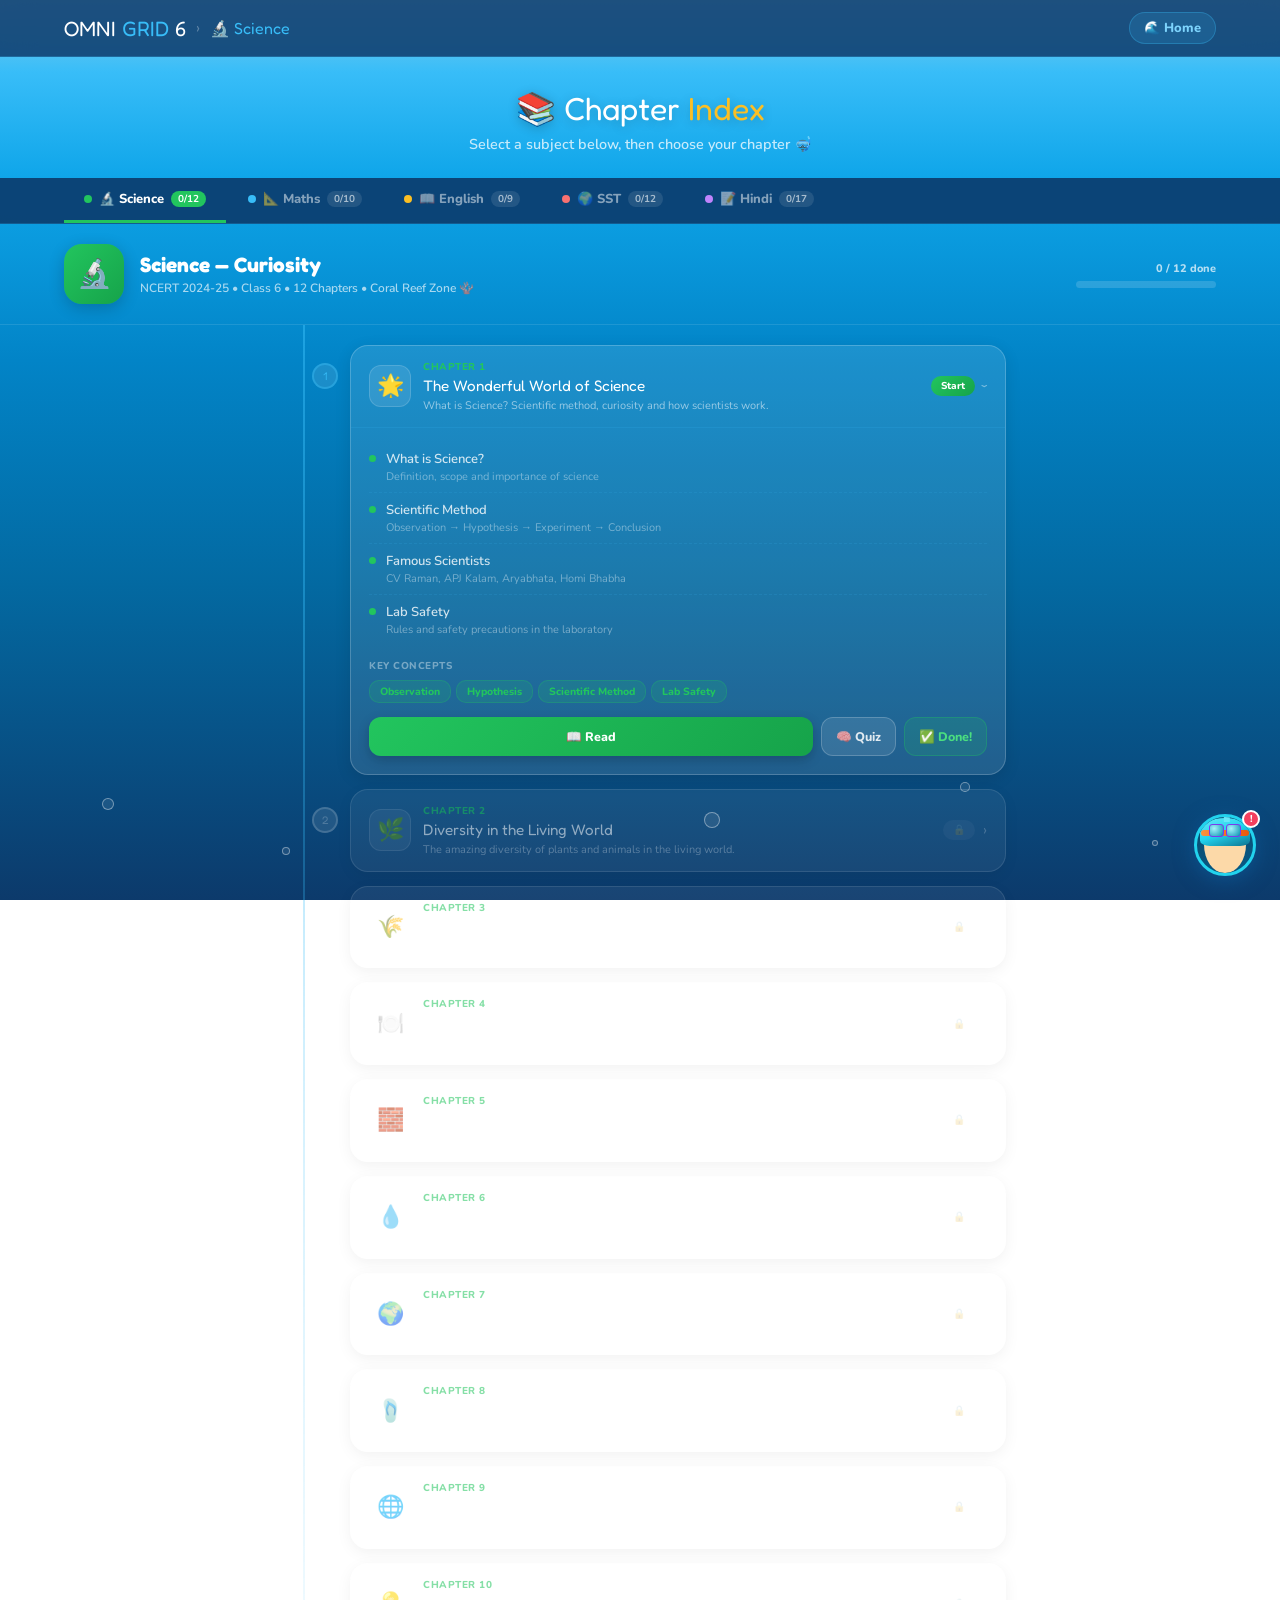
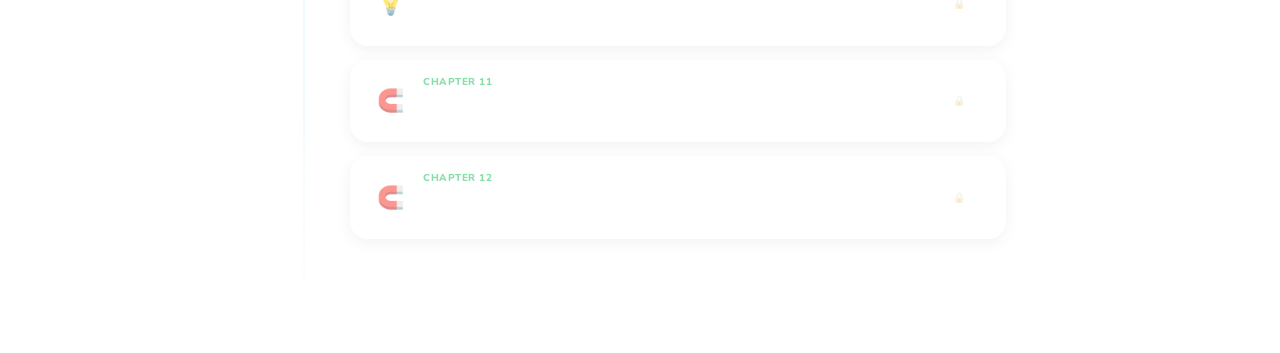
<file: science chapters.html>
<!DOCTYPE html>
<html lang="en">
<head>
<meta charset="UTF-8">
<meta http-equiv="refresh" content="0; url=chapters.html?subject=science">
<title>Redirecting...</title>
<style>
  body{
    font-family:'Nunito',sans-serif;
    background:linear-gradient(180deg,#38bdf8,#0284c7,#0c3a6b);
    display:flex;align-items:center;justify-content:center;
    min-height:100vh;margin:0;color:white;text-align:center;
  }
  .box{
    background:rgba(255,255,255,0.1);
    backdrop-filter:blur(12px);
    border:1.5px solid rgba(255,255,255,0.2);
    border-radius:20px;padding:32px 40px;
  }
  .emoji{font-size:3rem;margin-bottom:12px;}
  h2{font-size:1.3rem;margin-bottom:8px;}
  p{opacity:0.7;font-size:14px;}
</style>
</head>
<body>
<div class="box">
  <div class="emoji">🌊</div>
  <h2>Redirecting to Chapter Index...</h2>
  <p>Taking you to the new chapters page!</p>
</div>
<script>
  window.location.replace('chapters.html?subject=science');
</script>
</body>
</html>
</file>
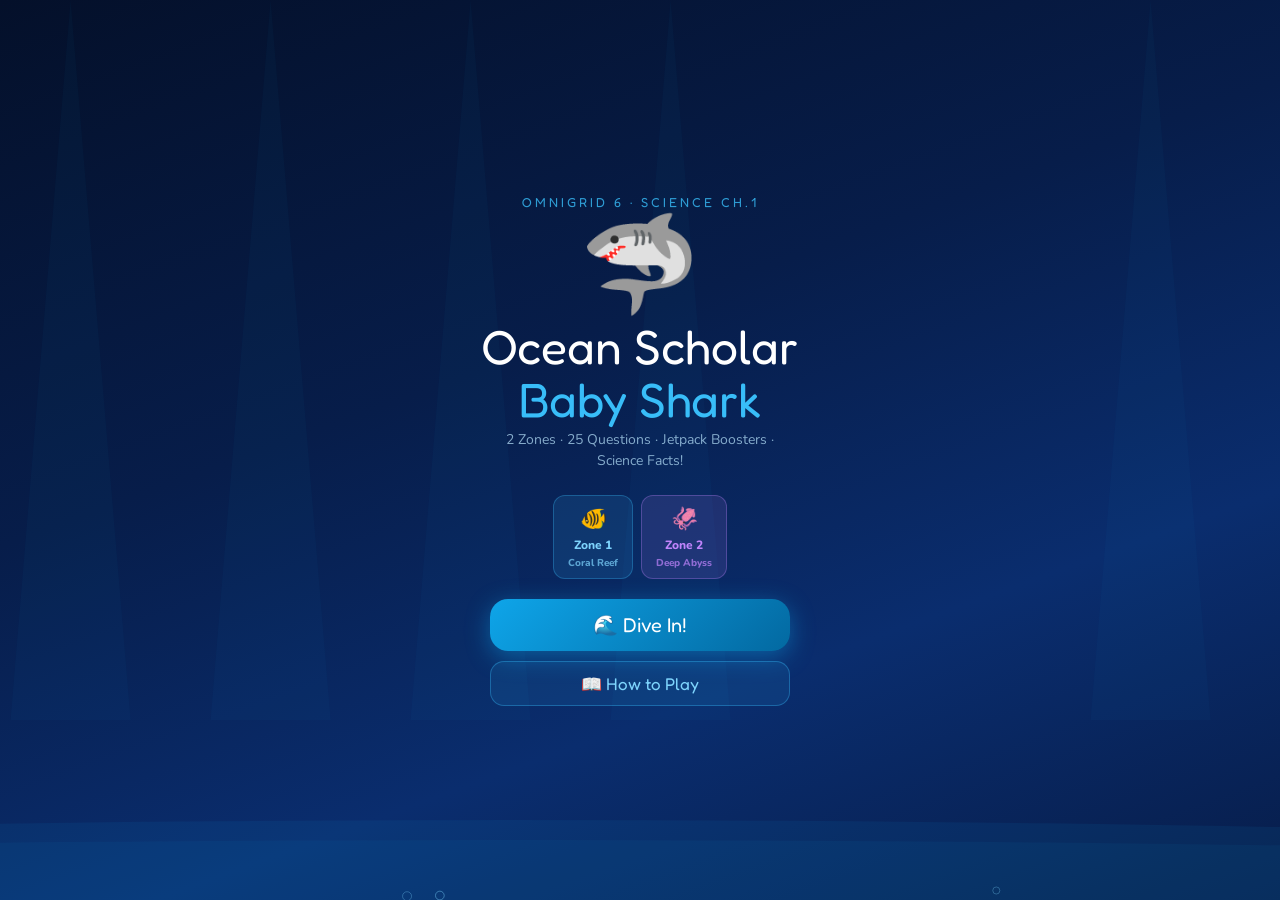
<file: science/game.html>
<!DOCTYPE html>
<html lang="en">
<head>
<meta charset="UTF-8">
<meta name="viewport" content="width=device-width, initial-scale=1.0, maximum-scale=1.0, user-scalable=no">
<title>Ocean Scholar — Baby Shark | OmniGrid 6</title>
<link href="https://fonts.googleapis.com/css2?family=Nunito:wght@400;700;800;900&family=Fredoka+One&display=swap" rel="stylesheet">
<style>
*{margin:0;padding:0;box-sizing:border-box}
html,body{width:100%;height:100%;overflow:hidden;background:#071a3c;font-family:'Nunito',sans-serif;touch-action:none}
canvas{display:block;position:fixed;inset:0;width:100%;height:100%;z-index:1;}

/* NAV */
.topnav{position:fixed;top:0;left:0;right:0;z-index:5100;display:flex;align-items:center;gap:10px;padding:8px 16px;background:rgba(7,26,60,0.92);backdrop-filter:blur(12px);border-bottom:1px solid rgba(56,189,248,0.2);}
.nav-logo{font-family:'Fredoka One',cursive;font-size:1.1rem;color:#38bdf8;text-decoration:none;}
.nav-logo span{color:#7dd3fc;}
.nav-sep{color:rgba(255,255,255,0.3);}
.nav-curr{font-family:'Fredoka One',cursive;font-size:1rem;color:white;}
.nav-back{margin-left:auto;background:rgba(56,189,248,0.15);border:1px solid rgba(56,189,248,0.3);color:#7dd3fc;padding:5px 12px;border-radius:16px;text-decoration:none;font-size:12px;font-weight:800;}

/* HUD */
#hud{position:fixed;top:52px;left:0;right:0;z-index:5000;display:flex;justify-content:center;gap:6px;padding:6px 8px;pointer-events:none;flex-wrap:wrap;}
.hud-pill{background:rgba(0,0,0,0.6);border:1px solid rgba(56,189,248,0.25);border-radius:20px;padding:4px 10px;color:#e0f2fe;font-size:11px;font-weight:800;display:flex;align-items:center;gap:4px;}
.hud-pill span{color:#fbbf24;}
.hud-pill.lives span{color:#f87171;}
.hud-pill.facts span{color:#4ade80;}
.hud-pill.zone span{color:#c084fc;}
#jetpackHud{background:rgba(251,146,60,0.25);border-color:rgba(251,146,60,0.5);display:none;}
#jetpackHud span{color:#fb923c;}
#jetpackBar{width:60px;height:6px;background:rgba(255,255,255,0.15);border-radius:3px;overflow:hidden;margin-left:2px;}
#jetpackFill{height:100%;background:linear-gradient(90deg,#fb923c,#fbbf24);border-radius:3px;transition:width 0.1s;}

/* QUESTION BOX */
#qBox{position:fixed;bottom:90px;left:50%;transform:translateX(-50%);background:rgba(4,12,30,0.97);border:2px solid #38bdf8;border-radius:20px;padding:16px 20px;width:min(500px,93vw);z-index:7000;display:none;box-shadow:0 8px 40px rgba(14,165,233,0.3);}
#qBox h3{font-family:'Fredoka One',cursive;color:#38bdf8;font-size:15px;margin-bottom:6px;display:flex;align-items:center;justify-content:space-between;}
.q-zone-badge{font-size:10px;background:rgba(192,132,252,0.2);border:1px solid rgba(192,132,252,0.4);color:#c084fc;border-radius:8px;padding:2px 8px;}
#qText{color:#e0f2fe;font-size:13px;line-height:1.5;margin-bottom:12px;}
#qOpts{display:flex;flex-direction:column;gap:7px;}
#qOpts button{background:rgba(14,95,160,0.3);border:1.5px solid rgba(56,189,248,0.3);border-radius:12px;color:#e0f2fe;font-family:'Nunito',sans-serif;font-size:12px;font-weight:700;padding:9px 14px;cursor:pointer;text-align:left;transition:all 0.2s;}
#qOpts button:hover{background:rgba(56,189,248,0.2);}
#qOpts button.correct{background:rgba(34,197,94,0.25);border-color:#22c55e;color:#86efac;}
#qOpts button.wrong{background:rgba(239,68,68,0.2);border-color:#ef4444;color:#fca5a5;}

/* FACT POPUP */
#factPop{position:fixed;top:100px;left:50%;transform:translateX(-50%) scale(0.9);background:rgba(4,12,30,0.97);border:2px solid #fbbf24;border-radius:16px;padding:12px 18px;width:min(380px,88vw);text-align:center;z-index:7000;display:none;animation:popIn .3s cubic-bezier(.34,1.56,.64,1) forwards;box-shadow:0 6px 30px rgba(251,191,36,0.25);}
#factPop .fe{font-size:26px;margin-bottom:6px;}
#factPop p{color:#fef3c7;font-size:12px;line-height:1.6;font-weight:700;}
@keyframes popIn{from{transform:translateX(-50%) scale(0.8);opacity:0}to{transform:translateX(-50%) scale(1);opacity:1}}

/* JETPACK PICKUP POPUP */
#jetpackPop{position:fixed;top:50%;left:50%;transform:translate(-50%,-50%);background:linear-gradient(135deg,rgba(251,146,60,0.95),rgba(234,88,12,0.95));border:2px solid #fbbf24;border-radius:20px;padding:20px 30px;text-align:center;z-index:7500;display:none;animation:popIn .3s cubic-bezier(.34,1.56,.64,1) forwards;}
#jetpackPop .jp-icon{font-size:48px;margin-bottom:8px;}
#jetpackPop h3{font-family:'Fredoka One',cursive;color:white;font-size:20px;margin-bottom:4px;}
#jetpackPop p{color:rgba(255,255,255,0.85);font-size:13px;}

/* LEVEL TRANSITION */
#levelScreen{position:fixed;inset:0;z-index:8500;background:rgba(4,8,20,0.97);display:none;flex-direction:column;align-items:center;justify-content:center;gap:14px;padding:20px;}
#levelScreen .ls-icon{font-size:60px;animation:splashBob 1.5s ease-in-out infinite;}
#levelScreen h2{font-family:'Fredoka One',cursive;font-size:clamp(22px,5vw,30px);text-align:center;}
#levelScreen p{color:#bae6fd;font-size:14px;text-align:center;max-width:320px;line-height:1.6;}
.ls-features{display:flex;gap:8px;flex-wrap:wrap;justify-content:center;}
.ls-feat{background:rgba(56,189,248,0.1);border:1px solid rgba(56,189,248,0.25);border-radius:10px;padding:6px 14px;font-size:12px;font-weight:800;color:#7dd3fc;}
.ls-btn{background:linear-gradient(135deg,#0ea5e9,#0369a1);border:none;border-radius:14px;color:white;font-family:'Fredoka One',cursive;font-size:18px;padding:12px 40px;cursor:pointer;box-shadow:0 4px 20px rgba(14,165,233,0.4);}

/* GAME OVER */
#gameOver{position:fixed;inset:0;z-index:8500;background:rgba(4,8,20,0.97);display:none;flex-direction:column;align-items:center;justify-content:center;gap:10px;padding:20px;}
#gameOver h2{font-family:'Fredoka One',cursive;font-size:28px;color:#f87171;}
.final-score{font-family:'Fredoka One',cursive;font-size:48px;color:#fbbf24;}
.stats-row{display:flex;gap:10px;flex-wrap:wrap;justify-content:center;}
.stat-card{background:rgba(56,189,248,0.1);border:1px solid rgba(56,189,248,0.25);border-radius:12px;padding:10px 16px;text-align:center;}
.stat-card .num{font-family:'Fredoka One',cursive;font-size:22px;color:#38bdf8;}
.stat-card .lbl{font-size:10px;color:rgba(255,255,255,0.5);font-weight:700;}
.replay-btn{background:linear-gradient(135deg,#0ea5e9,#0369a1);border:none;border-radius:14px;color:white;font-family:'Fredoka One',cursive;font-size:16px;padding:12px 36px;cursor:pointer;margin-top:6px;}

/* SPLASH */
#splash{position:fixed;inset:0;z-index:9000;background:linear-gradient(160deg,#04102a,#071d4a 40%,#0a2d6e 70%,#071d4a);display:flex;flex-direction:column;align-items:center;justify-content:center;overflow:hidden;}
#splashCanvas{position:absolute;inset:0;width:100%;height:100%;pointer-events:none;z-index:1;}
.splash-content{position:relative;z-index:2;display:flex;flex-direction:column;align-items:center;gap:0;text-align:center;padding:20px;}
.splash-logo{font-family:'Fredoka One',cursive;font-size:13px;color:#38bdf8;letter-spacing:3px;text-transform:uppercase;margin-bottom:8px;opacity:0.8;}
.splash-shark{font-size:clamp(70px,14vw,96px);animation:splashBob 2s ease-in-out infinite;line-height:1;margin-bottom:6px;}
@keyframes splashBob{0%,100%{transform:translateY(0) rotate(-3deg)}50%{transform:translateY(-14px) rotate(3deg)}}
.splash-title{font-family:'Fredoka One',cursive;font-size:clamp(26px,6vw,48px);line-height:1.1;margin-bottom:4px;}
.splash-title .t1{color:white;}.splash-title .t2{color:#38bdf8;}
.splash-sub{color:rgba(186,230,253,0.7);font-size:clamp(11px,2.5vw,14px);margin-bottom:24px;max-width:300px;line-height:1.5;}
.splash-zones{display:flex;gap:8px;margin-bottom:20px;flex-wrap:wrap;justify-content:center;}
.zone-chip{border-radius:12px;padding:8px 14px;font-size:12px;font-weight:800;display:flex;flex-direction:column;align-items:center;gap:3px;}
.zone-chip .zc-icon{font-size:22px;}
.zone-chip.z1{background:rgba(56,189,248,0.12);border:1.5px solid rgba(56,189,248,0.3);color:#7dd3fc;}
.zone-chip.z2{background:rgba(192,132,252,0.12);border:1.5px solid rgba(192,132,252,0.3);color:#c084fc;}
.splash-btns{display:flex;flex-direction:column;gap:10px;align-items:center;width:min(300px,80vw);}
.btn-play{width:100%;background:linear-gradient(135deg,#0ea5e9,#0369a1);border:none;border-radius:18px;color:white;font-family:'Fredoka One',cursive;font-size:clamp(16px,4vw,20px);padding:14px 0;cursor:pointer;box-shadow:0 6px 24px rgba(14,165,233,0.45);display:flex;align-items:center;justify-content:center;gap:8px;}
.btn-how{width:100%;background:rgba(56,189,248,0.1);border:1.5px solid rgba(56,189,248,0.35);border-radius:14px;color:#7dd3fc;font-family:'Fredoka One',cursive;font-size:clamp(14px,3.5vw,17px);padding:11px 0;cursor:pointer;display:flex;align-items:center;justify-content:center;gap:6px;}
.splash-waves{position:absolute;bottom:0;left:0;right:0;height:80px;overflow:hidden;}
.splash-waves::before,.splash-waves::after{content:'';position:absolute;bottom:0;left:-50%;width:200%;height:80px;background:rgba(14,165,233,0.07);border-radius:45% 55% 0 0;animation:waveMove 7s linear infinite;}
.splash-waves::after{height:60px;background:rgba(14,165,233,0.05);animation:waveMove 5s linear infinite reverse;animation-delay:-2s;}
@keyframes waveMove{0%{transform:translateX(0)}100%{transform:translateX(50%)}}

/* INSTRUCTIONS */
#instructions{position:fixed;inset:0;z-index:8900;background:linear-gradient(160deg,#04102a 0%,#071d4a 100%);display:none;flex-direction:column;align-items:flex-start;overflow-y:auto;-webkit-overflow-scrolling:touch;}
.inst-nav{width:100%;padding:12px 20px;display:flex;align-items:center;gap:12px;background:rgba(255,255,255,0.04);border-bottom:1px solid rgba(56,189,248,0.15);flex-shrink:0;}
.inst-nav h2{font-family:'Fredoka One',cursive;color:#38bdf8;font-size:1.2rem;flex:1;text-align:center;}
.inst-back{background:rgba(56,189,248,0.1);border:1.5px solid rgba(56,189,248,0.35);border-radius:10px;color:#7dd3fc;padding:7px 16px;font-size:13px;font-weight:800;cursor:pointer;font-family:'Nunito',sans-serif;}
.inst-body{padding:20px;width:min(560px,100%);margin:0 auto;color:#e0f2fe;}
.inst-section{margin-bottom:20px;}
.inst-section h3{font-family:'Fredoka One',cursive;font-size:1.1rem;color:#38bdf8 !important;margin-bottom:12px;display:flex;align-items:center;gap:8px;border-bottom:1px solid rgba(56,189,248,0.12);padding-bottom:8px;}
.inst-grid{display:grid;grid-template-columns:1fr 1fr;gap:8px;}
.inst-card{background:rgba(255,255,255,0.05);border:1px solid rgba(56,189,248,0.15);border-radius:14px;padding:12px 14px;display:flex;align-items:flex-start;gap:10px;}
.inst-card .ic-icon{font-size:22px;flex-shrink:0;}
.inst-card .ic-title{font-size:13px;font-weight:900;color:#e0f2fe;margin-bottom:4px;}
.inst-card .ic-desc{font-size:12px;color:rgba(186,230,253,0.85);line-height:1.55;}
.ctrl-chip{background:rgba(56,189,248,0.1);border:1px solid rgba(56,189,248,0.25);border-radius:8px;padding:5px 12px;color:#7dd3fc;font-size:11px;font-weight:800;display:inline-flex;align-items:center;gap:5px;margin:3px;}
.ctrl-chip .key{background:rgba(255,255,255,0.12);border:1px solid rgba(255,255,255,0.2);border-radius:5px;padding:2px 7px;font-size:10px;font-weight:900;color:white;font-family:monospace;}
.scoring-table{width:100%;border-collapse:collapse;}
.scoring-table td{padding:8px 10px;border-bottom:1px solid rgba(56,189,248,0.1);font-size:13px;color:#bae6fd;}
.scoring-table td:first-child{font-size:16px;width:36px;}
.scoring-table td:last-child{font-weight:800;color:#fbbf24;text-align:right;}
.zone-cards{display:grid;grid-template-columns:1fr 1fr;gap:10px;}
.zone-card{border-radius:14px;padding:14px;font-size:12px;line-height:1.6;color:#bae6fd;}
.zone-card h4{font-family:'Fredoka One',cursive;font-size:1rem;margin-bottom:6px;}
.zone-card.z1{background:rgba(56,189,248,0.08);border:1.5px solid rgba(56,189,248,0.25);}
.zone-card.z1 h4{color:#38bdf8;}
.zone-card.z2{background:rgba(192,132,252,0.08);border:1.5px solid rgba(192,132,252,0.25);}
.zone-card.z2 h4{color:#c084fc;}
.zone-card p{color:rgba(186,230,253,0.75);}
.inst-start{width:100%;background:linear-gradient(135deg,#0ea5e9,#0369a1);border:none;border-radius:16px;color:white;font-family:'Fredoka One',cursive;font-size:18px;padding:14px;cursor:pointer;margin-top:8px;margin-bottom:20px;}

/* SOUND TOGGLE */
.sound-toggle{position:fixed;top:8px;right:70px;z-index:600;background:rgba(0,0,0,0.4);border:1px solid rgba(56,189,248,0.25);border-radius:50%;width:36px;height:36px;cursor:pointer;display:none;align-items:center;justify-content:center;font-size:16px;color:white;}

/* LEVEL UP BANNER */
#lvlBanner{z-index:6000;position:fixed;top:50%;left:50%;transform:translate(-50%,-50%);background:rgba(14,165,233,0.95);border-radius:20px;padding:16px 36px;font-family:'Fredoka One',cursive;font-size:24px;color:white;z-index:150;display:none;text-align:center;box-shadow:0 8px 40px rgba(14,165,233,0.5);}

/* MOBILE CONTROLS */
#mControls{position:fixed;bottom:16px;left:50%;transform:translateX(-50%);display:flex;gap:12px;z-index:50;}
#mControls button{background:rgba(0,0,0,0.5);border:2px solid rgba(255,255,255,0.2);border-radius:50%;color:white;font-size:20px;width:54px;height:54px;cursor:pointer;display:flex;align-items:center;justify-content:center;}
#mControls button:active{background:rgba(56,189,248,0.3);}
</style>
</head>
<body>

<nav class="topnav">
  <a class="nav-logo" href="../index.html">OMNI<span>GRID</span></a>
  <span class="nav-sep">›</span>
  <span class="nav-curr">🦈 Ocean Scholar</span>
  <a class="nav-back" href="ch1.html">← Ch.1</a>
</nav>

<div id="hud">
  <div class="hud-pill">🏆 <span id="scoreD">0</span></div>
  <div class="hud-pill zone">Zone <span id="zoneD">1</span></div>
  <div class="hud-pill">🌊 Lvl <span id="levelD">1</span></div>
  <div class="hud-pill facts">⭐ <span id="factsD">0</span></div>
  <div class="hud-pill lives">❤️ <span id="livesD">3</span></div>
  <div class="hud-pill" id="jetpackHud">🚀 <span id="jetpackTime">5</span>s <div id="jetpackBar"><div id="jetpackFill" style="width:100%"></div></div></div>
</div>

<canvas id="gc" style="z-index:1;"></canvas>

<div id="qBox">
  <h3>🔬 Science Question! <span class="q-zone-badge" id="qZoneBadge">Zone 1</span></h3>
  <p id="qText"></p>
  <div id="qOpts"></div>
</div>

<div id="factPop">
  <div class="fe" id="factEmoji">⭐</div>
  <p id="factText"></p>
</div>

<div id="jetpackPop">
  <div class="jp-icon">🚀</div>
  <h3>JETPACK BOOSTER!</h3>
  <p>You got a jetpack! Hold UP/Jump to fly high!<br>Lasts 6 seconds — use it wisely! ⚡</p>
</div>

<div id="lvlBanner"></div>

<div id="levelScreen">
  <div class="ls-icon" id="lsIcon">🌊</div>
  <h2 id="lsTitle" style="color:#38bdf8;"></h2>
  <p id="lsDesc"></p>
  <div class="ls-features" id="lsFeats"></div>
  <button class="ls-btn" id="lsBtn" onclick="continueToZone()">Let's Go! 🦈</button>
</div>

<div id="gameOver">
  <div style="font-size:52px">🦈</div>
  <h2>Game Over!</h2>
  <div class="final-score" id="finalScore">0</div>
  <div class="stats-row">
    <div class="stat-card"><div class="num" id="goZone">1</div><div class="lbl">Zone Reached</div></div>
    <div class="stat-card"><div class="num" id="goLevel">1</div><div class="lbl">Level Reached</div></div>
    <div class="stat-card"><div class="num" id="goFacts">0</div><div class="lbl">Facts Collected</div></div>
    <div class="stat-card"><div class="num" id="goCorrect">0</div><div class="lbl">Correct Answers</div></div>
    <div class="stat-card"><div class="num" id="goJetpacks">0</div><div class="lbl">Jetpacks Used</div></div>
  </div>
  <p id="goMsg"></p>
  <button class="replay-btn" onclick="startGame()">🔄 Play Again</button>
  <a href="ch1.html" style="color:#7dd3fc;font-size:13px;font-weight:700;text-decoration:none;margin-top:4px;">← Back to Chapter 1</a>
</div>

<div id="splash">
  <canvas id="splashCanvas"></canvas>
  <div class="splash-content">
    <div class="splash-logo">OmniGrid 6 · Science Ch.1</div>
    <div class="splash-shark">🦈</div>
    <div class="splash-title"><div class="t1">Ocean Scholar</div><div class="t2">Baby Shark</div></div>
    <p class="splash-sub">2 Zones · 25 Questions · Jetpack Boosters · Science Facts!</p>
    <div class="splash-zones">
      <div class="zone-chip z1"><div class="zc-icon">🐠</div><div>Zone 1</div><div style="font-size:10px;opacity:0.7;">Coral Reef</div></div>
      <div class="zone-chip z2"><div class="zc-icon">🦑</div><div>Zone 2</div><div style="font-size:10px;opacity:0.7;">Deep Abyss</div></div>
    </div>
    <div class="splash-btns">
      <button class="btn-play" onclick="onPlay()">🌊 Dive In!</button>
      <button class="btn-how" onclick="showInstructions()">📖 How to Play</button>
    </div>
  </div>
  <div class="splash-waves"></div>
</div>

<div id="instructions">
  <div class="inst-nav">
    <button class="inst-back" onclick="hideInstructions()">← Back</button>
    <h2>How to Play</h2>
    <div style="width:60px"></div>
  </div>
  <div class="inst-body">
    <div class="inst-section">
      <h3>🎮 2 Zones to Master</h3>
      <div class="zone-cards">
        <div class="zone-card z1">
          <h4>🐠 Zone 1 — Coral Reef</h4>
          <p>15 shuffled NCERT questions · Basic Science facts · Jellyfish + rocks · Jetpack boosters spawn every 300 pts</p>
        </div>
        <div class="zone-card z2">
          <h4>🦑 Zone 2 — Deep Abyss</h4>
          <p>10 harder questions · Rare deep-sea facts · More obstacles · Faster pace · Extra jetpack power!</p>
        </div>
      </div>
    </div>
    <div class="inst-section">
      <h3>🕹️ Controls</h3>
      <div><span class="ctrl-chip"><span class="key">←</span><span class="key">→</span> Move</span><span class="ctrl-chip"><span class="key">Space</span><span class="key">↑</span> Jump / Fly</span><span class="ctrl-chip">📱 Swipe = Move/Jump</span><span class="ctrl-chip">🔘 On-screen buttons</span></div>
    </div>
    <div class="inst-section">
      <h3>🌊 Collectibles</h3>
      <div class="inst-grid">
        <div class="inst-card"><div class="ic-icon">⭐</div><div><div class="ic-title">Golden Star</div><div class="ic-desc">Science fun fact +25 pts</div></div></div>
        <div class="inst-card"><div class="ic-icon">🔵</div><div><div class="ic-title">Question Orb</div><div class="ic-desc">Answer correctly +50 pts</div></div></div>
        <div class="inst-card" style="border-color:rgba(251,146,60,0.4);background:rgba(251,146,60,0.08);"><div class="ic-icon">🚀</div><div><div class="ic-title" style="color:#fb923c;">Jetpack Booster!</div><div class="ic-desc">Fly high for 6 seconds! Reach hidden platforms!</div></div></div>
        <div class="inst-card"><div class="ic-icon">🪸</div><div><div class="ic-title">Coral Platforms</div><div class="ic-desc">Jump on them to avoid obstacles and reach stars!</div></div></div>
      </div>
    </div>
    <div class="inst-section">
      <h3>🏆 Scoring</h3>
      <table class="scoring-table">
        <tr><td>⭐</td><td>Collect a Science fact</td><td>+25</td></tr>
        <tr><td>✅</td><td>Correct answer</td><td>+50</td></tr>
        <tr><td>🚀</td><td>Jetpack collected</td><td>+30</td></tr>
        <tr><td>❌</td><td>Wrong answer</td><td>−1 Life</td></tr>
        <tr><td>🪼</td><td>Hit jellyfish/rock</td><td>−1 Life</td></tr>
        <tr><td>⏱️</td><td>Survival (per level)</td><td>+1–3/sec</td></tr>
      </table>
    </div>
    <div class="inst-section">
      <h3>🚀 Jetpack Tips</h3>
      <div class="inst-card" style="border-color:rgba(251,146,60,0.4);background:rgba(251,146,60,0.08);margin-bottom:8px;">
        <div class="ic-icon">💡</div>
        <div><div class="ic-title" style="color:#fb923c;">How to use the Jetpack</div>
        <div class="ic-desc">When active, hold Space / Up Arrow / Tap — the shark shoots upward! Use it to jump over large groups of obstacles or reach high platforms with stars!</div></div>
      </div>
    </div>
    <button class="inst-start" onclick="onPlay()">🦈 Start Playing!</button>
  </div>
</div>

<button class="sound-toggle" id="soundToggle" onclick="toggleSound()">🔊</button>

<div id="mControls">
  <button ontouchstart="startLeft()" ontouchend="stopH()" onmousedown="startLeft()" onmouseup="stopH()">◀</button>
  <button ontouchstart="doJump()" onmousedown="doJump()">▲</button>
  <button ontouchstart="startRight()" ontouchend="stopH()" onmousedown="startRight()" onmouseup="stopH()">▶</button>
</div>

<script>
// ════════════════════════════════════════════
// ZONE 1 — CORAL REEF (15 questions shuffled)
// ════════════════════════════════════════════
const ZONE1_Q = [
  {q:"What does the word 'Science' come from?",opts:["Latin 'Scientia'","Greek 'Logos'","French 'Savant'","Arabic 'Ilm'"],ans:0,exp:"'Science' comes from Latin 'Scientia' — meaning Knowledge!"},
  {q:"What is the FIRST step of the Scientific Method?",opts:["Experiment","Hypothesis","Observation","Conclusion"],ans:2,exp:"Observation is step 1 — notice something using your senses!"},
  {q:"C.V. Raman won the Nobel Prize in which year?",opts:["1920","1930","1945","1928"],ans:1,exp:"C.V. Raman won the Nobel Prize in Physics in 1930! First Asian ever!"},
  {q:"Who introduced the concept of ZERO?",opts:["Newton","Einstein","Aryabhata","Galileo"],ans:2,exp:"Aryabhata (476 CE) introduced Zero — changed mathematics forever!"},
  {q:"Which branch studies LIVING organisms?",opts:["Physics","Geology","Astronomy","Biology"],ans:3,exp:"Biology studies living organisms — plants, animals and microbes!"},
  {q:"What MUST you always wear in a science lab?",opts:["Sunglasses","Safety glasses & apron","Hat","Gloves only"],ans:1,exp:"Always wear safety glasses AND apron — safety is top priority!"},
  {q:"A testable prediction in Science is called?",opts:["Theory","Law","Hypothesis","Fact"],ans:2,exp:"A Hypothesis is an educated, testable prediction!"},
  {q:"APJ Abdul Kalam is known as?",opts:["Father of Chemistry","Missile Man of India","Space Explorer","Nuclear Scientist"],ans:1,exp:"APJ Kalam is the Missile Man of India — led space and defence!"},
  {q:"Chemistry studies?",opts:["Living things","Force & energy","Matter & reactions","Stars & planets"],ans:2,exp:"Chemistry studies matter — its composition and chemical reactions!"},
  {q:"What is the LAST step of the Scientific Method?",opts:["Hypothesis","Experiment","Observation","Conclusion"],ans:3,exp:"Conclusion — analyse results to see if hypothesis was correct!"},
  {q:"Who founded India's nuclear programme?",opts:["CV Raman","Aryabhata","Homi Bhabha","Kalam"],ans:2,exp:"Homi Bhabha! He founded TIFR and BARC for India's nuclear programme."},
  {q:"Physics studies?",opts:["Living things","Force, energy & motion","Chemical reactions","Earth & rocks"],ans:1,exp:"Physics studies force, energy, motion and matter!"},
  {q:"What does Geology study?",opts:["Stars & space","Earth, rocks & minerals","Living organisms","Chemical reactions"],ans:1,exp:"Geology is the study of Earth — its rocks, minerals and structure!"},
  {q:"Why is a WRONG hypothesis still valuable?",opts:["It isn't valuable","It teaches us something new","It proves the scientist is smart","It saves time"],ans:1,exp:"A wrong hypothesis still teaches us something — that is the beauty of science!"},
  {q:"What does Astronomy study?",opts:["Living organisms","Chemical reactions","Stars, planets & space","Earth's rocks"],ans:2,exp:"Astronomy studies stars, planets, galaxies and the entire universe!"},
];

const ZONE1_FACTS = [
  {e:"🔬",t:"Science is like a giant jigsaw puzzle — every discovery adds a new piece!"},
  {e:"🏅",t:"C.V. Raman discovered the Raman Effect using very SIMPLE equipment — curiosity is the real tool!"},
  {e:"🔢",t:"Aryabhata calculated Pi = 3.1416 in 476 CE — ancient India was way ahead of its time!"},
  {e:"🚀",t:"APJ Kalam dreamed of flying from childhood — he became India's Missile Man through hard work!"},
  {e:"⚗️",t:"Even a WRONG hypothesis is valuable — science is all about learning from every result!"},
  {e:"💡",t:"The word 'Science' is over 600 years old! It comes from Latin 'Scientia' meaning Knowledge."},
  {e:"🌊",t:"Homi Bhabha founded TIFR in 1945 — paving the way for India's nuclear and scientific research!"},
];

// ════════════════════════════════════════════
// ZONE 2 — DEEP ABYSS (10 harder questions shuffled)
// ════════════════════════════════════════════
const ZONE2_Q = [
  {q:"Ramanujan's main contribution was to which area?",opts:["Biology","Number Theory & Mathematics","Chemical Reactions","Astronomy"],ans:1,exp:"Srinivasa Ramanujan was a self-taught genius who transformed Number Theory!"},
  {q:"The Raman Effect explains how light behaves when it passes through?",opts:["A vacuum","A transparent substance","A mirror","Outer space"],ans:1,exp:"The Raman Effect explains how light scatters when it passes through a transparent substance — scattering changes its frequency!"},
  {q:"What is the full form of TIFR founded by Homi Bhabha?",opts:["Tata Institute of Fundamental Research","Technical Institute For Research","Tata International Foundation Research","Total Institute For Research"],ans:0,exp:"TIFR = Tata Institute of Fundamental Research — India's premier science institution!"},
  {q:"Pi (π) was first accurately calculated in India by?",opts:["Ramanujan","Homi Bhabha","Aryabhata","CV Raman"],ans:2,exp:"Aryabhata calculated Pi as 3.1416 around 499 CE — incredibly precise for that era!"},
  {q:"Which of these is NOT a step in the Scientific Method?",opts:["Observation","Imagination","Hypothesis","Conclusion"],ans:1,exp:"Imagination is not a formal step — the 6 steps are: Observe, Question, Hypothesise, Experiment, Collect Data, Conclude!"},
  {q:"Aryabhata belonged to which era?",opts:["200 BCE","476 CE","1200 CE","300 BCE"],ans:1,exp:"Aryabhata lived around 476–550 CE — he was an ancient Indian mathematical genius!"},
  {q:"A scientist observes ice melting in sun. What is the NEXT step?",opts:["Write a conclusion","Form a hypothesis","Conduct an experiment","Collect data"],ans:1,exp:"After observation, the next step is to ask a question and form a hypothesis — why is the ice melting?"},
  {q:"Which scientist is associated with 'BARC' in India?",opts:["CV Raman","APJ Kalam","Homi Bhabha","Aryabhata"],ans:2,exp:"BARC (Bhabha Atomic Research Centre) is named after Homi Bhabha, Father of India's nuclear programme!"},
  {q:"What does 'systematic knowledge' mean in the definition of Science?",opts:["Random facts","Knowledge collected by guessing","Organised knowledge gained through observation & method","Knowledge from books only"],ans:2,exp:"Systematic means organised and methodical — science is not random, it follows a clear process!"},
  {q:"C.V. Raman was the first Asian Nobel Prize winner in Physics. What was his discovery called?",opts:["Raman Spectrum","Raman Effect","Raman Law","Raman Theory"],ans:1,exp:"The Raman Effect (1928) describes how light changes frequency when scattered through a medium — a Nobel-worthy discovery!"},
];

const ZONE2_FACTS = [
  {e:"🦑",t:"The deep ocean is Earth's largest habitat — over 80% of it remains unexplored! Science still has much to discover!"},
  {e:"🔭",t:"Ramanujan had no formal training but independently discovered thousands of mathematical formulas — pure genius!"},
  {e:"⚛️",t:"BARC (Bhabha Atomic Research Centre) was founded in 1954 and powers India's nuclear energy & medicine research today!"},
  {e:"🌌",t:"The Raman Effect helped scientists understand the structure of molecules — it is used in cancer detection today!"},
  {e:"🧮",t:"Aryabhata also proposed that the Earth rotates on its axis in the 5th century CE — 1,000 years before Copernicus!"},
  {e:"🔬",t:"A single drop of ocean water contains millions of microorganisms — biology, chemistry AND physics all at once!"},
  {e:"💎",t:"Homi Bhabha once said: 'No power can stop the march of India's science.' He was right!"},
];

// ════════════════════════════════════════════
// CANVAS + STATE
// ════════════════════════════════════════════
const canvas = document.getElementById('gc');
const ctx = canvas.getContext('2d');
function resize(){ canvas.width=window.innerWidth; canvas.height=window.innerHeight; }
window.addEventListener('resize', resize); resize();

function shuffle(a){ let b=[...a]; for(let i=b.length-1;i>0;i--){const j=Math.floor(Math.random()*(i+1));[b[i],b[j]]=[b[j],b[i]];} return b; }

let G = {
  running:false, paused:false, zone:1, level:1,
  score:0, lives:3, factsCollected:0, correctAnswers:0, jetpacksUsed:0,
  camX:0, groundY:500, frame:0, spawnT:0,
  shark:{x:140,y:460,vy:0,vx:0,w:58,h:38,onGround:false,dir:1,inv:0,jetpack:false,jetpackTimer:0,jetpackMax:360},
  platforms:[], obstacles:[], collectibles:[], particles:[], bubbles:[],
  qActive:false, factActive:false, qPool:[], usedFacts:[],
  holdLeft:false, holdRight:false, holdJump:false,
  nextJetpackScore:300
};
function initG(zone=1) {
  const gY = canvas.height - 85;
  G = {
    running:false, paused:false,
    score:0, lives:3, level:1, zone,
    factsCollected:0, correctAnswers:0, jetpacksUsed:0,
    shark:{x:140,y:gY-40,vy:0,vx:0,w:58,h:38,onGround:false,dir:1,inv:0,
           jetpack:false,jetpackTimer:0,jetpackMax:360},
    platforms:[], obstacles:[], collectibles:[],
    particles:[], bubbles:[],
    camX:0, groundY:gY,
    frame:0, spawnT:0, nextJetpackScore:300,
    qActive:false, factActive:false,
    qPool:[], usedFacts:[],
  };
  // Shuffle questions for this zone on each game start
  G.qPool = zone===1 ? shuffle(ZONE1_Q) : shuffle(ZONE2_Q);
  G.usedFacts = [];
}

// ════════ DRAWING ════════
function drawBg(){
  if(!G || G.camX===undefined) return;
  const w=canvas.width, h=canvas.height;
  const z2 = G.zone===2;
  const gr=ctx.createLinearGradient(0,0,0,h);
  if(z2){ gr.addColorStop(0,'#050818'); gr.addColorStop(0.5,'#060c20'); gr.addColorStop(1,'#020508'); }
  else  { gr.addColorStop(0,'#0e2d5c'); gr.addColorStop(0.5,'#08214a'); gr.addColorStop(1,'#040e24'); }
  ctx.fillStyle=gr; ctx.fillRect(0,0,w,h);
  // Rays
  ctx.save(); ctx.globalAlpha=z2?0.03:0.05;
  for(let i=0;i<6;i++){
    const rx=((i*180-G.camX*0.08)%(w+360)+w+360)%(w+360)-180;
    const g2=ctx.createLinearGradient(rx,0,rx+30,h*0.7);
    g2.addColorStop(0,z2?'rgba(192,132,252,0.8)':'rgba(56,189,248,0.8)'); g2.addColorStop(1,'transparent');
    ctx.fillStyle=g2;
    ctx.beginPath(); ctx.moveTo(rx-10,0); ctx.lineTo(rx+50,h*0.7); ctx.lineTo(rx-50,h*0.7); ctx.closePath(); ctx.fill();
  }
  ctx.restore();
  G.bubbles.forEach(b=>{
    ctx.beginPath(); ctx.arc(b.x-G.camX*b.s,b.y,b.r,0,Math.PI*2);
    ctx.strokeStyle=`rgba(${z2?'192,132,252':'125,211,252'},${0.15+b.r*0.03})`; ctx.lineWidth=1; ctx.stroke();
  });
}

function drawGround(){
  const gY=G.groundY, w=canvas.width, z2=G.zone===2;
  ctx.fillStyle=z2?'#1a0e2e':'#9a7a50'; ctx.fillRect(0,gY+8,w,canvas.height);
  ctx.fillStyle=z2?'#2a1545':'#b5956a'; ctx.fillRect(0,gY+8,w,18);
  ctx.save(); ctx.globalAlpha=0.3; ctx.strokeStyle=z2?'#4a2080':'#c8a87a'; ctx.lineWidth=1.5;
  for(let i=0;i<18;i++){
    const sx=((i*65-G.camX*0.25)%(w+65)+w+65)%(w+65)-65;
    ctx.beginPath(); ctx.ellipse(sx,gY+16,16,3,0,0,Math.PI); ctx.stroke();
  }
  ctx.restore();
}

function drawPlatforms(){
  G.platforms.forEach(p=>{
    const px=p.x-G.camX;
    if(px<-p.w-10||px>canvas.width+10) return;
    const z2=G.zone===2;
    const col1=z2?'#4c1d95':'#0e7490', col2=z2?'#3b0764':'#0c6a84';
    const pg=ctx.createLinearGradient(px,p.y,px,p.y+p.h);
    pg.addColorStop(0,col1); pg.addColorStop(1,col2);
    ctx.fillStyle=pg; ctx.beginPath(); ctx.roundRect(px,p.y,p.w,p.h,6); ctx.fill();
    ctx.globalAlpha=0.25; ctx.fillStyle=z2?'#a78bfa':'#67e8f9';
    ctx.fillRect(px+6,p.y+2,p.w-12,3); ctx.globalAlpha=1;
    ctx.font='14px serif'; ctx.fillText(p.deco||'🪸',px+p.w/2-7,p.y+p.h+14);
  });
}

function drawObstacles(){
  G.obstacles.forEach(o=>{
    const ox=o.x-G.camX;
    if(ox<-60||ox>canvas.width+60) return;
    const bob=Math.sin(G.frame*0.05+o.phase)*8;
    ctx.save(); ctx.translate(ox,o.y+bob);
    if(o.type==='jellyfish'){
      const z2=G.zone===2;
      const jg=ctx.createRadialGradient(0,-4,2,0,-4,o.r);
      jg.addColorStop(0,z2?'rgba(120,40,255,0.9)':'rgba(240,100,255,0.85)');
      jg.addColorStop(1,z2?'rgba(60,0,180,0.5)':'rgba(190,30,220,0.5)');
      ctx.fillStyle=jg; ctx.beginPath(); ctx.ellipse(0,0,o.r,o.r*0.65,0,0,Math.PI*2); ctx.fill();
      ctx.strokeStyle=z2?'rgba(180,100,255,0.5)':'rgba(255,180,255,0.4)'; ctx.lineWidth=1.5; ctx.stroke();
      ctx.strokeStyle=z2?'rgba(140,60,255,0.5)':'rgba(210,60,240,0.5)'; ctx.lineWidth=1.2;
      for(let i=-2;i<=2;i++){
        ctx.beginPath(); ctx.moveTo(i*7,o.r*0.55);
        ctx.quadraticCurveTo(i*7+Math.sin(G.frame*0.1+i)*6,o.r*0.55+14,i*7,o.r*0.55+24); ctx.stroke();
      }
    } else {
      ctx.fillStyle='#1e3a5f'; ctx.beginPath(); ctx.ellipse(0,o.r*0.35,o.r*1.15,o.r*0.72,0,0,Math.PI*2); ctx.fill();
      ctx.fillStyle='#2d5480'; ctx.beginPath(); ctx.ellipse(-4,o.r*0.18,o.r*0.82,o.r*0.55,-0.3,0,Math.PI*2); ctx.fill();
    }
    ctx.restore();
  });
}

function drawCollectibles(){
  G.collectibles.forEach(c=>{
    const cx2=c.x-G.camX;
    if(cx2<-30||cx2>canvas.width+30) return;
    const bob=Math.sin(G.frame*0.09+c.phase)*5;
    ctx.save(); ctx.translate(cx2,c.y+bob);
    if(c.type==='fact'){
      drawStar(0,0); ctx.fillStyle='rgba(255,250,200,0.9)';
      ctx.font='bold 10px sans-serif'; ctx.textAlign='center'; ctx.textBaseline='middle'; ctx.fillText('!',0,0.5);
    } else if(c.type==='question'){
      const og=ctx.createRadialGradient(-4,-4,0,0,0,15);
      const z2=G.zone===2;
      og.addColorStop(0,z2?'#c084fc':'#38bdf8'); og.addColorStop(1,z2?'#7c3aed':'#0284c7');
      ctx.fillStyle=og; ctx.beginPath(); ctx.arc(0,0,14,0,Math.PI*2); ctx.fill();
      ctx.fillStyle='white'; ctx.font='bold 13px Fredoka One,cursive';
      ctx.textAlign='center'; ctx.textBaseline='middle'; ctx.fillText('Q',0,1);
    } else if(c.type==='jetpack'){
      // Jetpack orb — orange glow
      const glow=ctx.createRadialGradient(0,0,0,0,0,22);
      glow.addColorStop(0,'rgba(251,146,60,0.4)'); glow.addColorStop(1,'transparent');
      ctx.fillStyle=glow; ctx.beginPath(); ctx.arc(0,0,22,0,Math.PI*2); ctx.fill();
      // Pulsing ring
      const pulse=0.7+Math.sin(G.frame*0.15)*0.3;
      ctx.strokeStyle=`rgba(251,191,36,${pulse})`; ctx.lineWidth=2.5;
      ctx.beginPath(); ctx.arc(0,0,17,0,Math.PI*2); ctx.stroke();
      // Rocket emoji
      ctx.font='22px serif'; ctx.textAlign='center'; ctx.textBaseline='middle'; ctx.fillText('🚀',0,2);
    }
    ctx.restore();
  });
}

function drawStar(cx,cy){
  const spikes=5,outerR=14,innerR=7;
  let rot=Math.PI/2*3,step=Math.PI/spikes;
  ctx.beginPath();
  for(let i=0;i<spikes;i++){
    ctx.lineTo(cx+Math.cos(rot)*outerR,cy+Math.sin(rot)*outerR); rot+=step;
    ctx.lineTo(cx+Math.cos(rot)*innerR,cy+Math.sin(rot)*innerR); rot+=step;
  }
  ctx.closePath(); ctx.fillStyle='#fbbf24'; ctx.fill(); ctx.strokeStyle='#f59e0b'; ctx.lineWidth=1; ctx.stroke();
}

function drawJetpackFlame(){
  const s=G.shark, sx=s.x-G.camX;
  if(!s.jetpack) return;
  ctx.save(); ctx.translate(sx+s.w/2,s.y+s.h-4);
  if(s.dir<0) ctx.scale(-1,1);
  // Flame
  const flicker=Math.random()*8;
  const fg=ctx.createLinearGradient(0,0,0,24+flicker);
  fg.addColorStop(0,'rgba(251,146,60,0.9)'); fg.addColorStop(0.5,'rgba(251,191,36,0.7)'); fg.addColorStop(1,'transparent');
  ctx.fillStyle=fg;
  ctx.beginPath(); ctx.moveTo(-10,0); ctx.quadraticCurveTo(-5,16+flicker,0,22+flicker);
  ctx.quadraticCurveTo(5,16+flicker,10,0); ctx.closePath(); ctx.fill();
  // Jetpack body
  ctx.fillStyle='#fb923c'; ctx.fillRect(-14,-8,10,18); ctx.fillRect(4,-8,10,18);
  ctx.fillStyle='#fbbf24'; ctx.fillRect(-12,-6,6,8); ctx.fillRect(6,-6,6,8);
  ctx.restore();
}

function drawShark(){
  const s=G.shark, sx=s.x-G.camX;
  ctx.save();
  if(s.inv>0&&Math.floor(G.frame/4)%2===0) ctx.globalAlpha=0.35;
  ctx.translate(sx+s.w/2,s.y+s.h/2);
  if(s.dir<0) ctx.scale(-1,1);
  const wag=Math.sin(G.frame*0.22)*0.18;
  // Jetpack frame
  drawJetpackFlame();
  // Shadow
  ctx.save(); ctx.globalAlpha=0.15; ctx.fillStyle='#000';
  ctx.beginPath(); ctx.ellipse(0,s.h/2+4,s.w/2,5,0,0,Math.PI*2); ctx.fill(); ctx.restore();
  // Tail
  ctx.fillStyle='#5294e8'; ctx.save(); ctx.translate(-s.w/2+4,0); ctx.rotate(wag);
  ctx.beginPath(); ctx.moveTo(0,0); ctx.lineTo(-18,-13); ctx.lineTo(-18,13); ctx.closePath(); ctx.fill(); ctx.restore();
  // Body
  const bg=ctx.createRadialGradient(-4,-4,0,0,0,s.w/2);
  bg.addColorStop(0,'#7bbcf5'); bg.addColorStop(1,'#4a8fd4');
  ctx.fillStyle=bg; ctx.beginPath(); ctx.ellipse(0,0,s.w/2,s.h/2,0,0,Math.PI*2); ctx.fill();
  // Belly
  ctx.fillStyle='#d6eeff'; ctx.beginPath(); ctx.ellipse(5,7,s.w/3,s.h/3.2,0.1,0,Math.PI*2); ctx.fill();
  // Dorsal fin
  ctx.fillStyle='#3b82f6'; ctx.beginPath(); ctx.moveTo(0,-s.h/2); ctx.lineTo(13,-s.h/2-16); ctx.lineTo(20,-s.h/2+2); ctx.closePath(); ctx.fill();
  // Pectoral fin
  ctx.fillStyle='#5294e8'; ctx.beginPath(); ctx.moveTo(6,4); ctx.lineTo(20,12); ctx.lineTo(8,16); ctx.closePath(); ctx.fill();
  // Eye
  ctx.fillStyle='#0c2447'; ctx.beginPath(); ctx.arc(s.w/3,-3,4.5,0,Math.PI*2); ctx.fill();
  ctx.fillStyle='#1e5a9e'; ctx.beginPath(); ctx.arc(s.w/3,-3,2.5,0,Math.PI*2); ctx.fill();
  ctx.fillStyle='white'; ctx.beginPath(); ctx.arc(s.w/3+1.5,-4.5,1.5,0,Math.PI*2); ctx.fill();
  // Smile
  ctx.strokeStyle='#0c2447'; ctx.lineWidth=1.5;
  ctx.beginPath(); ctx.arc(s.w/3+2,3,6,0.2,Math.PI-0.2); ctx.stroke();
  // Teeth
  ctx.fillStyle='white';
  for(let t=0;t<3;t++){
    ctx.beginPath(); ctx.moveTo(s.w/3-2+t*4,3); ctx.lineTo(s.w/3+t*4,8); ctx.lineTo(s.w/3+2+t*4,3); ctx.closePath(); ctx.fill();
  }
  ctx.restore();
}

function drawParticles(){
  G.particles=G.particles.filter(p=>p.life>0);
  G.particles.forEach(p=>{
    p.x+=p.vx; p.y+=p.vy; p.vy+=0.12; p.life--;
    ctx.globalAlpha=p.life/p.maxLife*0.8; ctx.fillStyle=p.c;
    ctx.beginPath(); ctx.arc(p.x-G.camX,p.y,p.r,0,Math.PI*2); ctx.fill();
  }); ctx.globalAlpha=1;
}

function spawnParticles(x,y,c,n=10){
  for(let i=0;i<n;i++) G.particles.push({x,y,vx:(Math.random()-0.5)*6,vy:(Math.random()-2.5)*4,r:Math.random()*5+2,c,life:35,maxLife:35});
}

// ════════ PHYSICS ════════
const GRAV=0.55, JUMP_V=-13.5, JETPACK_V=-6, MOVE_V=5;

function updateShark(){
  const s=G.shark;
  if(G.holdLeft){s.vx=-MOVE_V;s.dir=-1;} else if(G.holdRight){s.vx=MOVE_V;s.dir=1;}

  // Jetpack thrust
  if(s.jetpack && s.jetpackTimer>0 && (G.holdJump)){
    s.vy=Math.max(s.vy+JETPACK_V*0.25, -10);
    spawnParticles(s.x+s.w/2,s.y+s.h,'#fb923c',1);
  }
  s.vy+=GRAV; s.y+=s.vy; s.x+=s.vx; s.vx*=0.82;

  // Jetpack timer
  if(s.jetpack){
    s.jetpackTimer--;
    const pct=s.jetpackTimer/s.jetpackMax*100;
    document.getElementById('jetpackFill').style.width=pct+'%';
    document.getElementById('jetpackTime').textContent=Math.ceil(s.jetpackTimer/60);
    if(s.jetpackTimer<=0){
      s.jetpack=false;
      document.getElementById('jetpackHud').style.display='none';
    }
  }

  // Ground
  if(s.y+s.h>=G.groundY+10){s.y=G.groundY+10-s.h;s.vy=0;s.onGround=true;} else {s.onGround=false;}

  // Platforms
  G.platforms.forEach(p=>{
    if(s.x+s.w>p.x+6&&s.x<p.x+p.w-6&&s.y+s.h>p.y&&s.y+s.h<p.y+p.h+12&&s.vy>=0){
      s.y=p.y-s.h;s.vy=0;s.onGround=true;
    }
  });

  G.camX+=(s.x-G.camX-canvas.width/3.5)*0.1;

  // Obstacle collision
  if(s.inv<=0){
    G.obstacles.forEach(o=>{
      const bob=Math.sin(G.frame*0.05+o.phase)*8;
      const dist=Math.hypot(s.x+s.w/2-o.x,s.y+s.h/2-(o.y+bob));
      if(dist<o.r+s.h/2-8){
        G.lives--;spawnParticles(s.x+s.w/2,s.y+s.h/2,'#f87171',14);
        s.inv=130;s.vy=-8;SFX.hit();updateHUD();
        if(G.lives<=0) endGame();
      }
    });
  }
  if(s.inv>0)s.inv--;

  // Collectible collision
  G.collectibles=G.collectibles.filter(c=>{
    const dist=Math.hypot(s.x+s.w/2-c.x,s.y+s.h/2-c.y);
    if(dist<32){
      if(c.type==='fact'){spawnParticles(c.x,c.y,'#fbbf24',12);collectFact();}
      else if(c.type==='question'){spawnParticles(c.x,c.y,'#38bdf8',12);showQuestion();}
      else if(c.type==='jetpack'){spawnParticles(c.x,c.y,'#fb923c',16);collectJetpack();}
      return false;
    }
    return true;
  });

  // Abyss
  if(s.y>canvas.height+120){s.y=G.groundY-60;s.vy=0;G.lives--;updateHUD();if(G.lives<=0)endGame();}
}

// ════════ SPAWN ════════
const Z1DECOS=['🪸','🌿','🐚','🪸','🌿'];
const Z2DECOS=['🦑','🪸','💎','🦀','🌑'];

function spawnWorld(){
  G.spawnT++;
  const edge=G.camX+canvas.width+250;
  const z2=G.zone===2;
  const interval=Math.max(36, (z2?80:95)-G.level*6);

  if(G.spawnT%interval===0){
    const last=G.platforms[G.platforms.length-1];
    const baseY=last?last.y+(Math.random()-0.5)*110:G.groundY-120;
    const py=Math.max(G.groundY-300,Math.min(G.groundY-55,baseY));
    const decos=z2?Z2DECOS:Z1DECOS;
    G.platforms.push({x:edge+Math.random()*100,y:py,w:75+Math.random()*90,h:14,deco:decos[Math.floor(Math.random()*decos.length)]});
  }

  const obstInterval=Math.max(50,(z2?100:115)-G.level*7);
  if(G.spawnT%obstInterval===0){
    G.obstacles.push({x:edge+Math.random()*160,y:G.groundY-55-Math.random()*130,r:18+Math.random()*14+(z2?4:0),type:Math.random()<0.55?'jellyfish':'rock',phase:Math.random()*Math.PI*2});
  }

  if(G.spawnT%95===0&&G.collectibles.length<5){
    const lastP=G.platforms[G.platforms.length-1];
    const cy=lastP?lastP.y-45:G.groundY-200;
    const r=Math.random();
    let type=r<0.38?'question':r<0.72?'fact':'question';
    G.collectibles.push({x:edge+Math.random()*130,y:cy,type,phase:Math.random()*Math.PI*2});
  }

  // Jetpack spawn
  if(G.score>=G.nextJetpackScore&&G.collectibles.filter(c=>c.type==='jetpack').length===0){
    const lastP=G.platforms[G.platforms.length-1];
    const cy=lastP?lastP.y-60:G.groundY-240;
    G.collectibles.push({x:edge+80,y:cy,type:'jetpack',phase:Math.random()*Math.PI*2});
    G.nextJetpackScore+=z2?250:300;
  }

  // Bubbles
  if(G.frame%18===0) G.bubbles.push({x:Math.random()*canvas.width+G.camX,y:canvas.height+8,r:2+Math.random()*5,s:0.08+Math.random()*0.25,vy:0.9+Math.random()*1.3});
  G.bubbles=G.bubbles.filter(b=>{b.y-=b.vy;return b.y>-15;});

  // Cleanup
  const clean=G.camX-500;
  G.platforms=G.platforms.filter(p=>p.x>clean);
  G.obstacles=G.obstacles.filter(o=>o.x>clean);
  G.collectibles=G.collectibles.filter(c=>c.x>clean);

  // Score only from questions (+50) and facts (+25) — no auto increment

  // Level up based on correct answers (not score)
  const ansThresh=[0,3,6,10,14,18];
  const newLvl=ansThresh.findIndex(t=>G.correctAnswers<t)-1;
  if(newLvl>G.level&&newLvl<=5){G.level=newLvl;updateHUD();showLevelBanner(G.level);}

  // Zone 2 transition after 8+ correct answers in zone 1
  if(G.zone===1&&G.correctAnswers>=8&&!G._zoneSent){G._zoneSent=true;transitionToZone2();}
}

function updateHUD(){
  document.getElementById('scoreD').textContent=G.score;
  // Update distance display
  if(document.getElementById('distD'))document.getElementById('distD').textContent=Math.floor(G.camX/10)+'m';
  document.getElementById('levelD').textContent=G.level;
  document.getElementById('zoneD').textContent=G.zone;
  document.getElementById('factsD').textContent=G.factsCollected;
  document.getElementById('livesD').textContent=G.lives;
}

function showLevelBanner(lvl){
  SFX.levelUp();
  const el=document.getElementById('lvlBanner');
  const msgs=['','Deeper Reefs!','Mid Ocean!','Dark Zone!','Midnight Zone!','Abyss Master!'];
  el.textContent='🌊 Level '+lvl+' — '+(msgs[lvl]||'');
  el.style.display='block';
  setTimeout(()=>el.style.display='none',1800);
}

// ════════ JETPACK ════════
function collectJetpack(){
  const s=G.shark;
  SFX.jetpack();
  s.jetpack=true; s.jetpackTimer=s.jetpackMax;
  G.score+=30; G.jetpacksUsed++; updateHUD();
  document.getElementById('jetpackHud').style.display='flex';
  document.getElementById('jetpackFill').style.width='100%';
  // Show popup briefly
  const jp=document.getElementById('jetpackPop');
  jp.style.display='block';
  setTimeout(()=>jp.style.display='none',2000);
}

// ════════ ZONE TRANSITION ════════
function transitionToZone2(){
  G.running=false; G.paused=true;
  cancelAnimationFrame(rafId);
  const ls=document.getElementById('levelScreen');
  document.getElementById('lsIcon').textContent='🦑';
  document.getElementById('lsTitle').innerHTML='<span style="color:#c084fc;">Zone 2 — Deep Abyss!</span>';
  document.getElementById('lsDesc').textContent='You survived the Coral Reef! Now dive into the mysterious Deep Abyss — harder questions, darker waters, and more powerful jetpacks await!';
  document.getElementById('lsFeats').innerHTML=
    '<div class="ls-feat" style="border-color:rgba(192,132,252,0.4);color:#c084fc;">🦑 10 Harder Questions</div>'+
    '<div class="ls-feat" style="border-color:rgba(192,132,252,0.4);color:#c084fc;">💎 Deep Sea Facts</div>'+
    '<div class="ls-feat" style="border-color:rgba(251,146,60,0.4);color:#fb923c;">🚀 Stronger Jetpacks</div>'+
    '<div class="ls-feat" style="border-color:rgba(239,68,68,0.4);color:#f87171;">⚡ Faster Obstacles</div>';
  ls.style.display='flex';
}

function continueToZone(){
  document.getElementById('levelScreen').style.display='none';
  const savedScore=G.score, savedLives=G.lives, savedFacts=G.factsCollected, savedCorrect=G.correctAnswers, savedJP=G.jetpacksUsed;
  initG(2);
  G.score=savedScore; G.lives=savedLives; G.factsCollected=savedFacts;
  G.correctAnswers=savedCorrect; G.jetpacksUsed=savedJP;
  G.nextJetpackScore=G.score+250;
  const gY=G.groundY;
  G.shark.y=gY-G.shark.h;
  for(let i=0;i<7;i++) G.platforms.push({x:280+i*210,y:gY-100-Math.random()*150,w:80+Math.random()*70,h:14,deco:Z2DECOS[i%Z2DECOS.length]});
  updateHUD();
  G.running=true;
  gameLoop();
}

// ════════ QUESTIONS / FACTS ════════
let currentQ=null, factTimer=null;

function showQuestion(){
  if(G.qActive||G.factActive) return;
  G.qActive=true; G.paused=true;
  // Refill pool with fresh shuffle when exhausted
  if(!G.qPool.length) G.qPool=G.zone===1?shuffle(ZONE1_Q):shuffle(ZONE2_Q);
  currentQ=G.qPool.pop();
  document.getElementById('qZoneBadge').textContent=G.zone===1?'Zone 1 · Coral Reef':'Zone 2 · Deep Abyss';
  document.getElementById('qZoneBadge').style.background=G.zone===2?'rgba(192,132,252,0.2)':'rgba(56,189,248,0.2)';
  document.getElementById('qZoneBadge').style.color=G.zone===2?'#c084fc':'#38bdf8';
  document.getElementById('qText').textContent=currentQ.q;
  const opts=document.getElementById('qOpts'); opts.innerHTML='';
  // Shuffle answer options display order
  const shuffled=shuffle(currentQ.opts.map((o,i)=>({o,i})));
  shuffled.forEach(({o,i})=>{
    const b=document.createElement('button'); b.textContent=o;
    b.onclick=()=>answerQ(i,b,opts,shuffled);
    opts.appendChild(b);
  });
  SFX.question();
  document.getElementById('qBox').style.display='block';
}

function answerQ(i,btn,opts,shuffled){
  document.querySelectorAll('#qOpts button').forEach(b=>b.onclick=null);
  if(i===currentQ.ans){
    btn.classList.add('correct'); G.score+=50; G.correctAnswers++; updateHUD(); SFX.correct();
    setTimeout(()=>{
      document.getElementById('qBox').style.display='none';
      G.qActive=false; G.paused=false;
      showFactPopup({e:'✅',t:'Correct! '+currentQ.exp});
    },500);
  } else {
    btn.classList.add('wrong'); SFX.wrong();
    // Highlight correct answer
    document.querySelectorAll('#qOpts button').forEach((b,idx)=>{
      if(shuffled[idx].i===currentQ.ans) b.classList.add('correct');
    });
    G.lives--; updateHUD();
    setTimeout(()=>{
      document.getElementById('qBox').style.display='none';
      G.qActive=false; G.paused=false;
      if(G.lives<=0) endGame();
    },1500);
  }
}

function collectFact(){
  if(G.factActive) return;
  G.factActive=true; G.factsCollected++; G.score+=25; updateHUD();
  const pool=G.zone===1?ZONE1_FACTS:ZONE2_FACTS;
  const avail=pool.filter(f=>!G.usedFacts.includes(f.t));
  const f=(avail.length?avail:pool)[Math.floor(Math.random()*(avail.length||pool.length))];
  G.usedFacts.push(f.t);
  showFactPopup(f);
}

function showFactPopup(f){
  G.factActive=true;
  document.getElementById('factEmoji').textContent=f.e;
  document.getElementById('factText').textContent=f.t;
  const fp=document.getElementById('factPop');
  fp.style.display='block'; fp.style.animation='none'; fp.offsetHeight;
  fp.style.animation='popIn .3s cubic-bezier(.34,1.56,.64,1) forwards';
  clearTimeout(factTimer);
  factTimer=setTimeout(()=>{fp.style.display='none';G.factActive=false;},2800);
}

// ════════ CONTROLS ════════
let rafId=null;
G.holdLeft=false; G.holdRight=false; G.holdJump=false;

document.addEventListener('keydown',e=>{
  if(e.code==='ArrowLeft'||e.code==='KeyA'){G.holdLeft=true;G.shark&&(G.shark.dir=-1);}
  if(e.code==='ArrowRight'||e.code==='KeyD'){G.holdRight=true;G.shark&&(G.shark.dir=1);}
  if(e.code==='Space'||e.code==='ArrowUp'){e.preventDefault();G.holdJump=true;doJump();}
});
document.addEventListener('keyup',e=>{
  if(e.code==='ArrowLeft'||e.code==='KeyA') G.holdLeft=false;
  if(e.code==='ArrowRight'||e.code==='KeyD') G.holdRight=false;
  if(e.code==='Space'||e.code==='ArrowUp') G.holdJump=false;
});

function doJump(){if(G.running&&!G.paused&&G.shark.onGround){G.shark.vy=JUMP_V;G.shark.onGround=false;SFX.jump();}}
function startLeft(){G.holdLeft=true;G.shark&&(G.shark.dir=-1);}
function startRight(){G.holdRight=true;G.shark&&(G.shark.dir=1);}
function stopH(){G.holdLeft=false;G.holdRight=false;}

// Touch
let tX=0,tY=0;
canvas.addEventListener('touchstart',e=>{tX=e.touches[0].clientX;tY=e.touches[0].clientY;G.holdJump=true;e.preventDefault();},{passive:false});
canvas.addEventListener('touchend',e=>{
  const dx=e.changedTouches[0].clientX-tX,dy=e.changedTouches[0].clientY-tY;
  G.holdJump=false;
  if(Math.abs(dy)>40&&dy<0) doJump();
  else if(Math.abs(dx)>40){
    if(dx<0){G.holdLeft=true;G.shark&&(G.shark.dir=-1);setTimeout(()=>G.holdLeft=false,140);}
    else{G.holdRight=true;G.shark&&(G.shark.dir=1);setTimeout(()=>G.holdRight=false,140);}
  } else doJump();
  e.preventDefault();
},{passive:false});

// ════════ GAME LOOP ════════
function gameLoop(){
  rafId=requestAnimationFrame(gameLoop);
  if(!G.running) return;
  G.frame++;
  if(!G.paused){updateShark();spawnWorld();}
  drawBg(); drawGround(); drawPlatforms(); drawCollectibles(); drawObstacles(); drawShark(); drawParticles();
  SFX.swim();
}

function startGame(){
  ['splash','instructions','gameOver','levelScreen','qBox','factPop','jetpackPop'].forEach(id=>{
    const el=document.getElementById(id);
    if(el) el.style.display='none';
  });
  document.getElementById('soundToggle').style.display='flex';
  if(rafId){cancelAnimationFrame(rafId);rafId=null;}
  initG(1);
  const gY=G.groundY; G.shark.y=gY-G.shark.h;
  for(let i=0;i<7;i++) G.platforms.push({x:280+i*210,y:gY-100-Math.random()*130,w:85+Math.random()*70,h:14,deco:Z1DECOS[i%Z1DECOS.length]});
  G.running=true; G.holdLeft=false; G.holdRight=false; G.holdJump=false;
  updateHUD();
  gameLoop();
}

function endGame(){
  G.running=false; G.paused=false;
  cancelAnimationFrame(rafId);
  ['qBox','factPop','jetpackPop','levelScreen'].forEach(id=>{ const e=document.getElementById(id); if(e)e.style.display='none'; });
  document.getElementById('finalScore').textContent=G.score;
  document.getElementById('goZone').textContent=G.zone;
  document.getElementById('goLevel').textContent=G.level;
  document.getElementById('goFacts').textContent=G.factsCollected;
  document.getElementById('goCorrect').textContent=G.correctAnswers;
  document.getElementById('goJetpacks').textContent=G.jetpacksUsed;
  const msgs=["Keep practising — Science champions never give up! 💪","Not bad! You're getting there! 🌊","Great run! You know your Science well! 🔬","Excellent! You're a real Ocean Scholar! 🏅","AMAZING! Science superstar! 🌟"];
  document.getElementById('goMsg').textContent=msgs[Math.min(G.correctAnswers,4)];
  SFX.gameOver();
  document.getElementById('gameOver').style.display='flex';
}

// ════════ SOUND ════════
let audioCtx=null, soundEnabled=true;
function getAudio(){if(!audioCtx)audioCtx=new(window.AudioContext||window.webkitAudioContext)();return audioCtx;}
function playTone(freq,type,dur,vol=0.3,delay=0){
  if(!soundEnabled)return;
  try{
    const ac=getAudio(),osc=ac.createOscillator(),gain=ac.createGain();
    osc.connect(gain);gain.connect(ac.destination);
    osc.type=type; osc.frequency.setValueAtTime(freq,ac.currentTime+delay);
    gain.gain.setValueAtTime(vol,ac.currentTime+delay);
    gain.gain.exponentialRampToValueAtTime(0.001,ac.currentTime+delay+dur);
    osc.start(ac.currentTime+delay); osc.stop(ac.currentTime+delay+dur+0.05);
  }catch(e){}
}
const SFX={
  jump(){playTone(300,'sine',0.08,0.25);playTone(500,'sine',0.12,0.2,0.06);},
  collect(){[523,659,784,1047].forEach((f,i)=>playTone(f,'sine',0.12,0.18,i*0.05));},
  question(){playTone(440,'triangle',0.1,0.3);playTone(554,'triangle',0.12,0.25,0.08);playTone(659,'triangle',0.18,0.2,0.16);},
  correct(){[523,659,784,1047,1319].forEach((f,i)=>playTone(f,'sine',0.15,0.22,i*0.06));},
  wrong(){playTone(200,'sawtooth',0.15,0.3);playTone(150,'sawtooth',0.2,0.25,0.12);},
  hit(){playTone(120,'square',0.08,0.4);playTone(80,'sawtooth',0.15,0.35,0.07);},
  levelUp(){[261,329,392,523,659,784].forEach((f,i)=>playTone(f,'sine',0.2,0.2,i*0.07));},
  gameOver(){playTone(440,'sine',0.3,0.3);playTone(330,'sine',0.3,0.25,0.25);playTone(220,'sine',0.5,0.35,0.5);playTone(110,'sawtooth',0.6,0.3,0.9);},
  jetpack(){[400,500,650,800].forEach((f,i)=>playTone(f,'sine',0.1,0.25,i*0.04));playTone(200,'sine',0.3,0.15,0.18);},
  swim(){if(Math.random()>0.08)return;playTone(80+Math.random()*40,'sine',0.06,0.04);},
  splash(){[110,165,220,330].forEach((f,i)=>{try{const ac=getAudio(),osc=ac.createOscillator(),gain=ac.createGain();osc.connect(gain);gain.connect(ac.destination);osc.type='sine';osc.frequency.setValueAtTime(f,ac.currentTime);gain.gain.setValueAtTime(0,ac.currentTime);gain.gain.linearRampToValueAtTime(0.05,ac.currentTime+0.5+i*0.15);gain.gain.linearRampToValueAtTime(0,ac.currentTime+3.5);osc.start(ac.currentTime);osc.stop(ac.currentTime+4);}catch(e){}});}
};
function toggleSound(){soundEnabled=!soundEnabled;document.getElementById('soundToggle').textContent=soundEnabled?'🔊':'🔇';}

// ════════ SPLASH ANIMATION ════════
function initSplashAnim(){
  const sc=document.getElementById('splashCanvas');
  const sctx=sc.getContext('2d');
  sc.width=window.innerWidth; sc.height=window.innerHeight;
  const bubs=Array.from({length:28},()=>({x:Math.random()*sc.width,y:sc.height+Math.random()*sc.height,r:2+Math.random()*7,vy:0.5+Math.random()*1.2,s:0.1+Math.random()*0.2}));
  const fish=Array.from({length:4},(_,i)=>({x:-80,y:80+i*80,vx:0.7+i*0.3,wave:Math.random()*Math.PI*2}));
  function drawSplash(){
    sctx.clearRect(0,0,sc.width,sc.height);
    bubs.forEach(b=>{b.y-=b.vy;if(b.y<-20){b.y=sc.height+10;b.x=Math.random()*sc.width;}sctx.beginPath();sctx.arc(b.x,b.y,b.r,0,Math.PI*2);sctx.strokeStyle=`rgba(125,211,252,${0.15+b.s})`;sctx.lineWidth=1;sctx.stroke();});
    fish.forEach(f=>{f.x+=f.vx;f.wave+=0.05;f.y+=Math.sin(f.wave)*0.5;if(f.x>sc.width+100)f.x=-80;sctx.save();sctx.translate(f.x,f.y);sctx.fillStyle='rgba(56,189,248,0.2)';sctx.beginPath();sctx.ellipse(0,0,18,9,0,0,Math.PI*2);sctx.fill();sctx.beginPath();sctx.moveTo(-18,0);sctx.lineTo(-28,-8);sctx.lineTo(-28,8);sctx.closePath();sctx.fill();sctx.restore();});
    sctx.save();sctx.globalAlpha=0.03;for(let i=0;i<5;i++){const rx=(i*200+(Date.now()*0.01))%sc.width;sctx.fillStyle='#38bdf8';sctx.beginPath();sctx.moveTo(rx,0);sctx.lineTo(rx+60,sc.height*0.8);sctx.lineTo(rx-60,sc.height*0.8);sctx.closePath();sctx.fill();}sctx.restore();
    requestAnimationFrame(drawSplash);
  }
  drawSplash();
}

function onPlay(){
  // Resume AudioContext on user gesture (required by browsers)
  try {
    if(!audioCtx) audioCtx = new (window.AudioContext||window.webkitAudioContext)();
    if(audioCtx.state==='suspended') audioCtx.resume();
    SFX.splash();
  } catch(e){}
  const splash = document.getElementById('splash');
  const inst   = document.getElementById('instructions');
  const stBtn  = document.getElementById('soundToggle');
  if(splash) splash.style.display='none';
  if(inst)   inst.style.display='none';
  if(stBtn)  stBtn.style.display='flex';
  startGame();
}
function showInstructions(){
  try{SFX.question();}catch(e){}
  const splash=document.getElementById('splash');
  const inst=document.getElementById('instructions');
  if(splash) splash.style.display='none';
  if(inst){ inst.style.display='flex'; inst.scrollTop=0; }
}
function hideInstructions(){
  const inst=document.getElementById('instructions');
  const splash=document.getElementById('splash');
  if(inst)   inst.style.display='none';
  if(splash) splash.style.display='flex';
}

window.addEventListener('load',()=>{
  // Size canvas first
  resize();
  // Init splash animation
  try{ initSplashAnim(); }catch(e){ console.warn('Splash anim error:',e); }
  // Ensure splash visible and game not running
  const sp=document.getElementById('splash');
  if(sp){ sp.style.display='flex'; sp.style.zIndex='9000'; }
  const instr=document.getElementById('instructions');
  if(instr) instr.style.display='none';
  // Make sure game canvas is behind splash
  const gc=document.getElementById('gc');
  if(gc) gc.style.zIndex='1';
});
</script>
</body>
</html>
</file>
